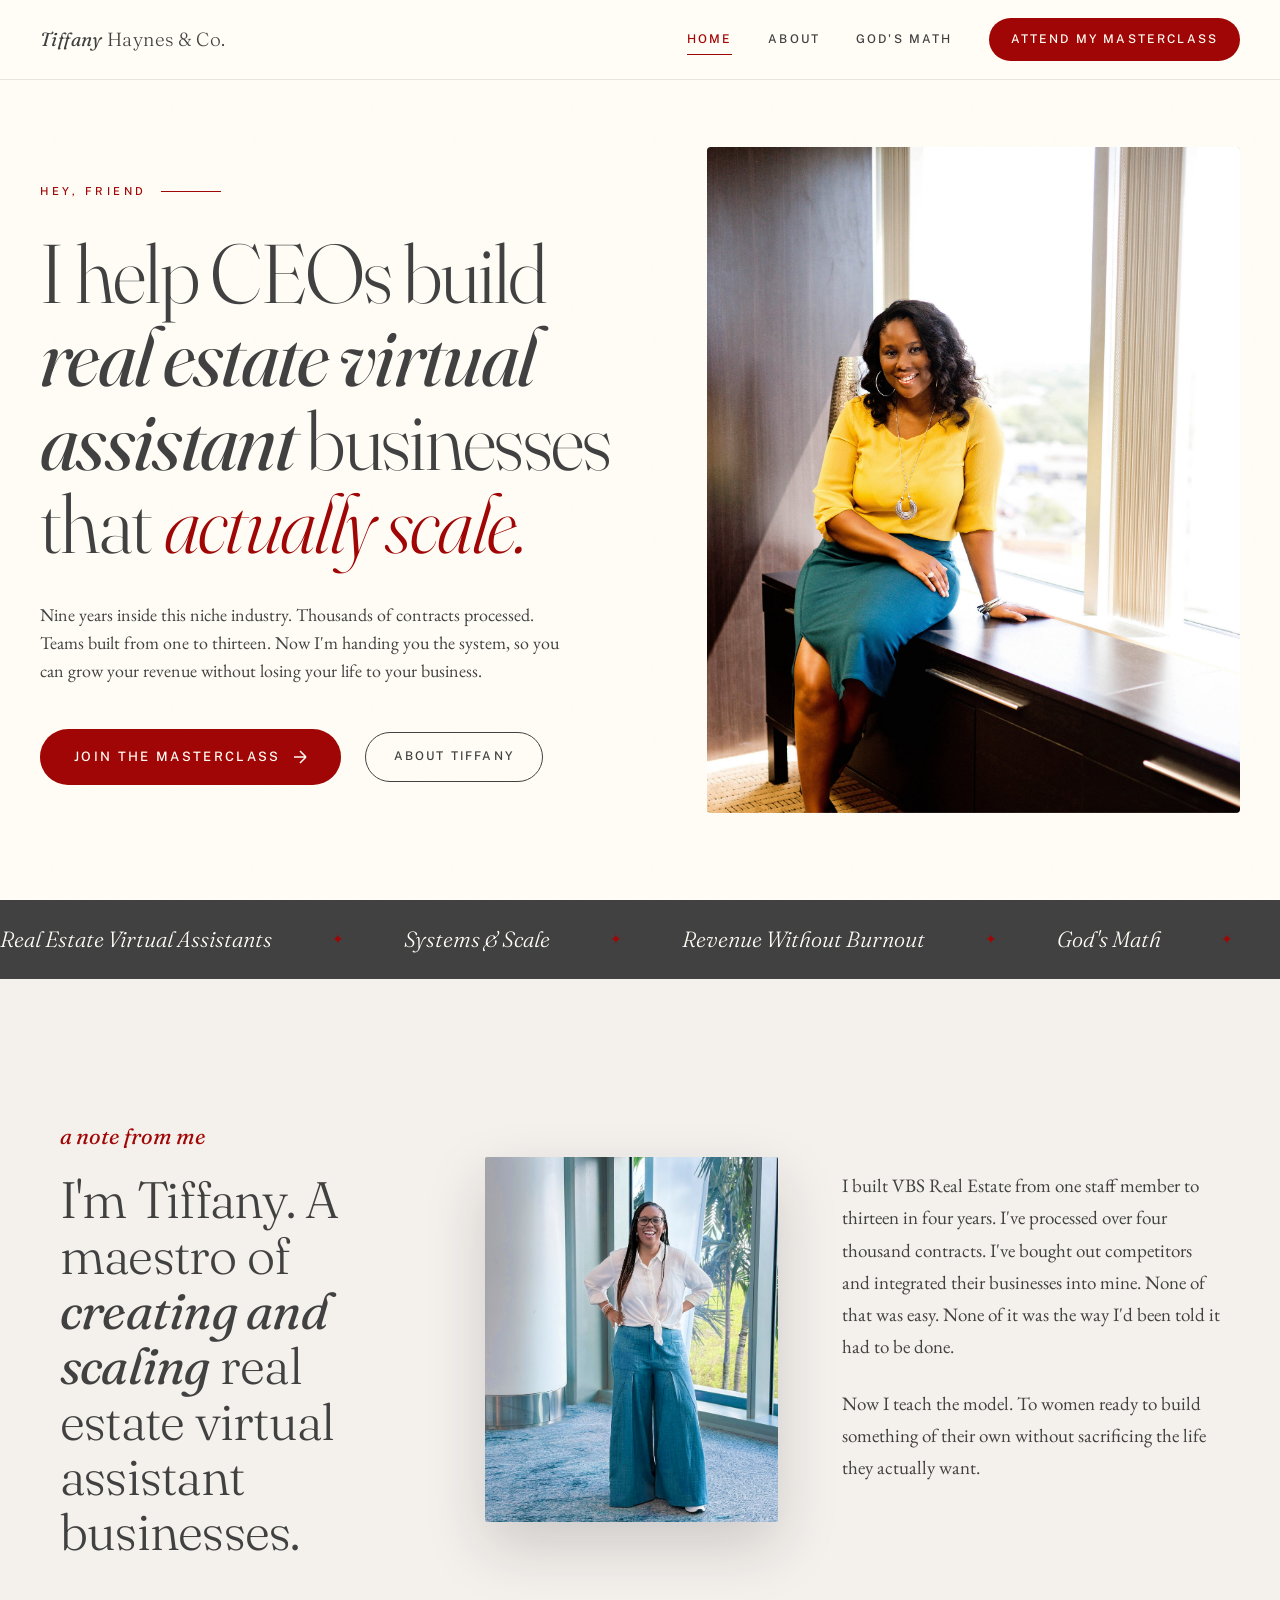
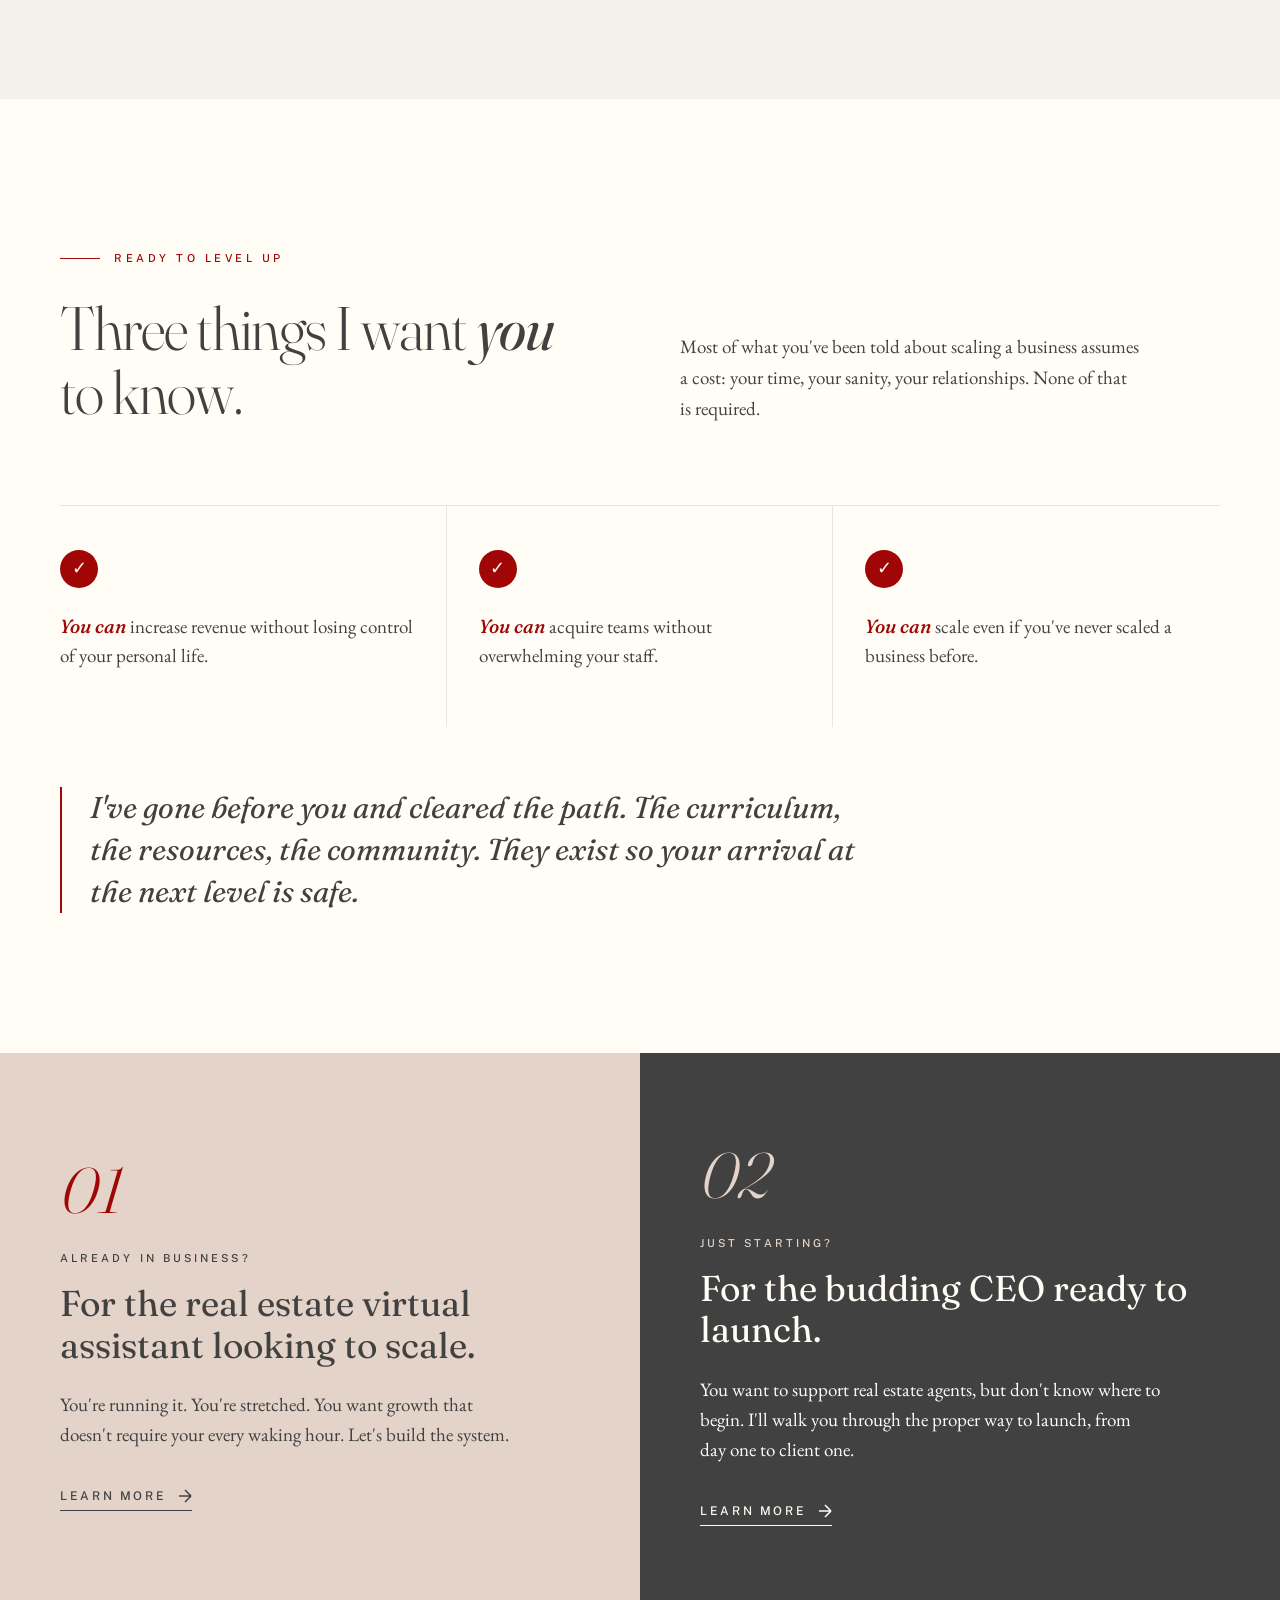
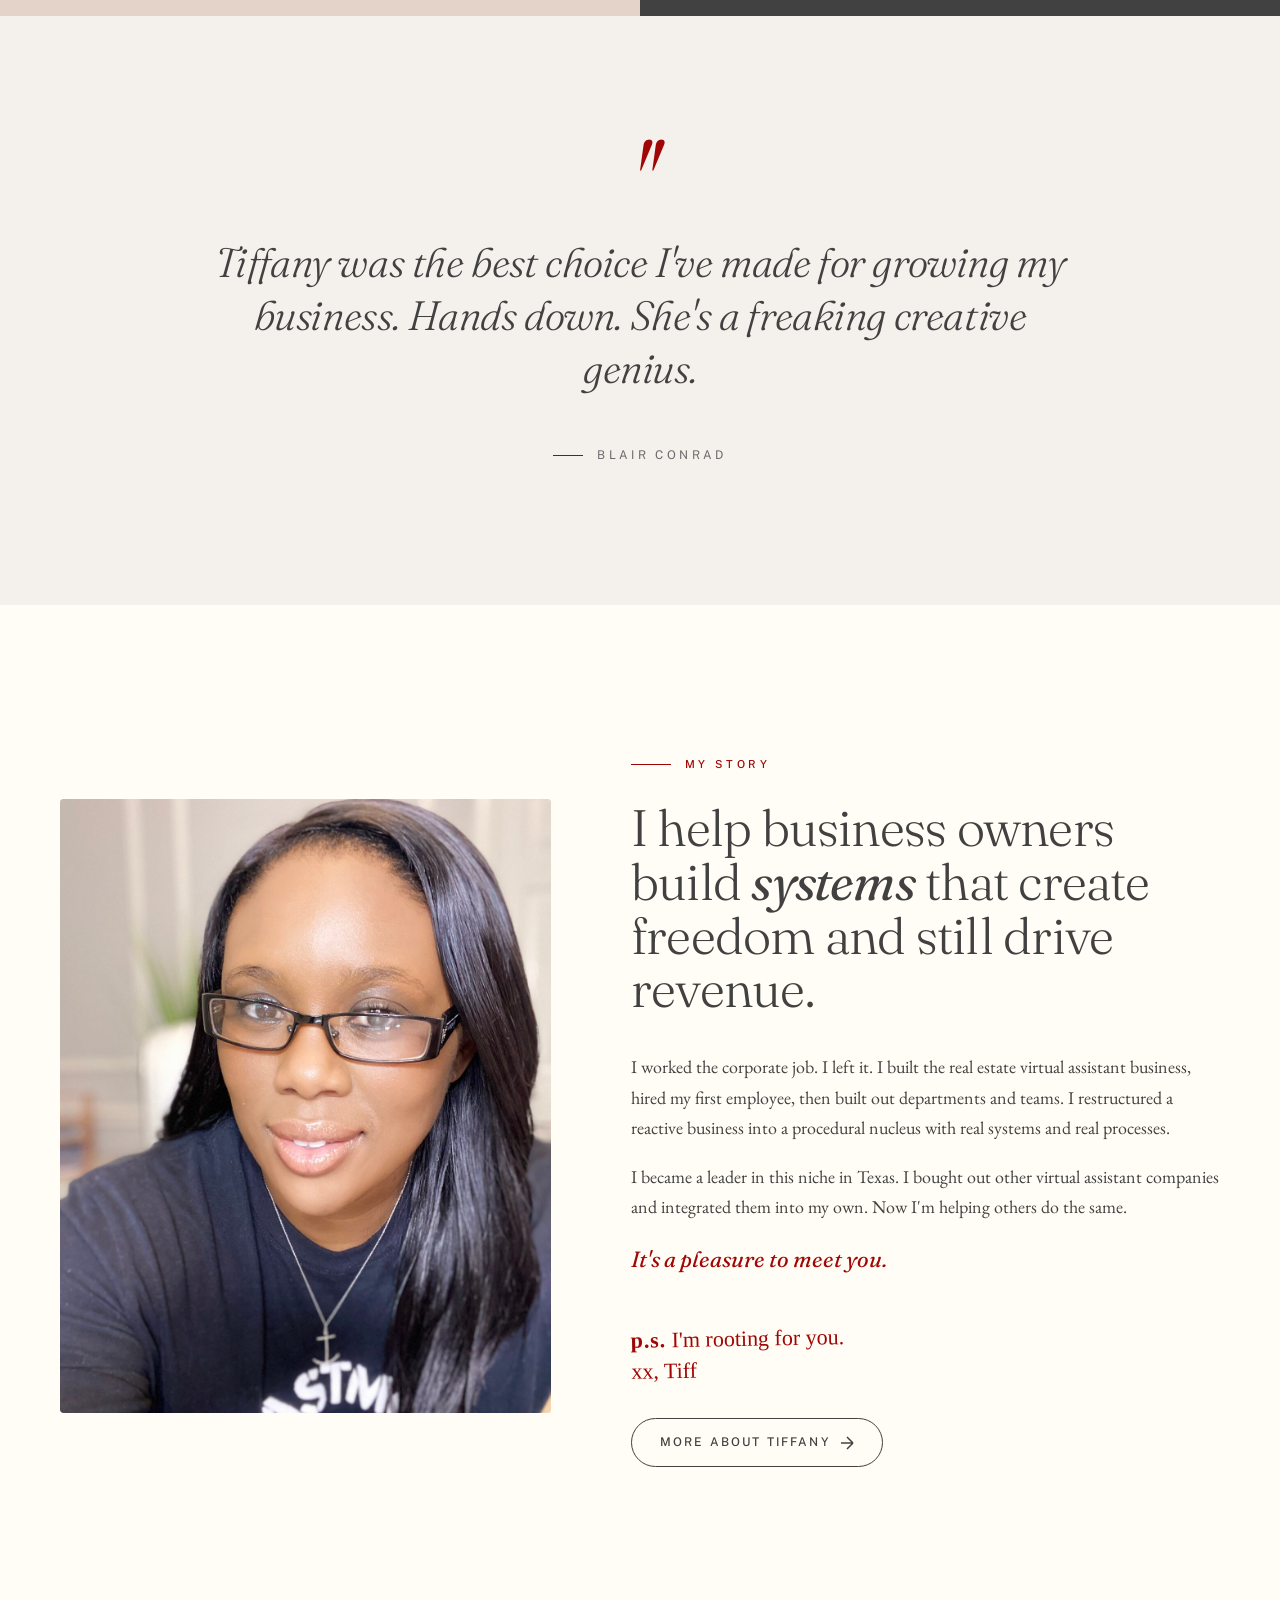
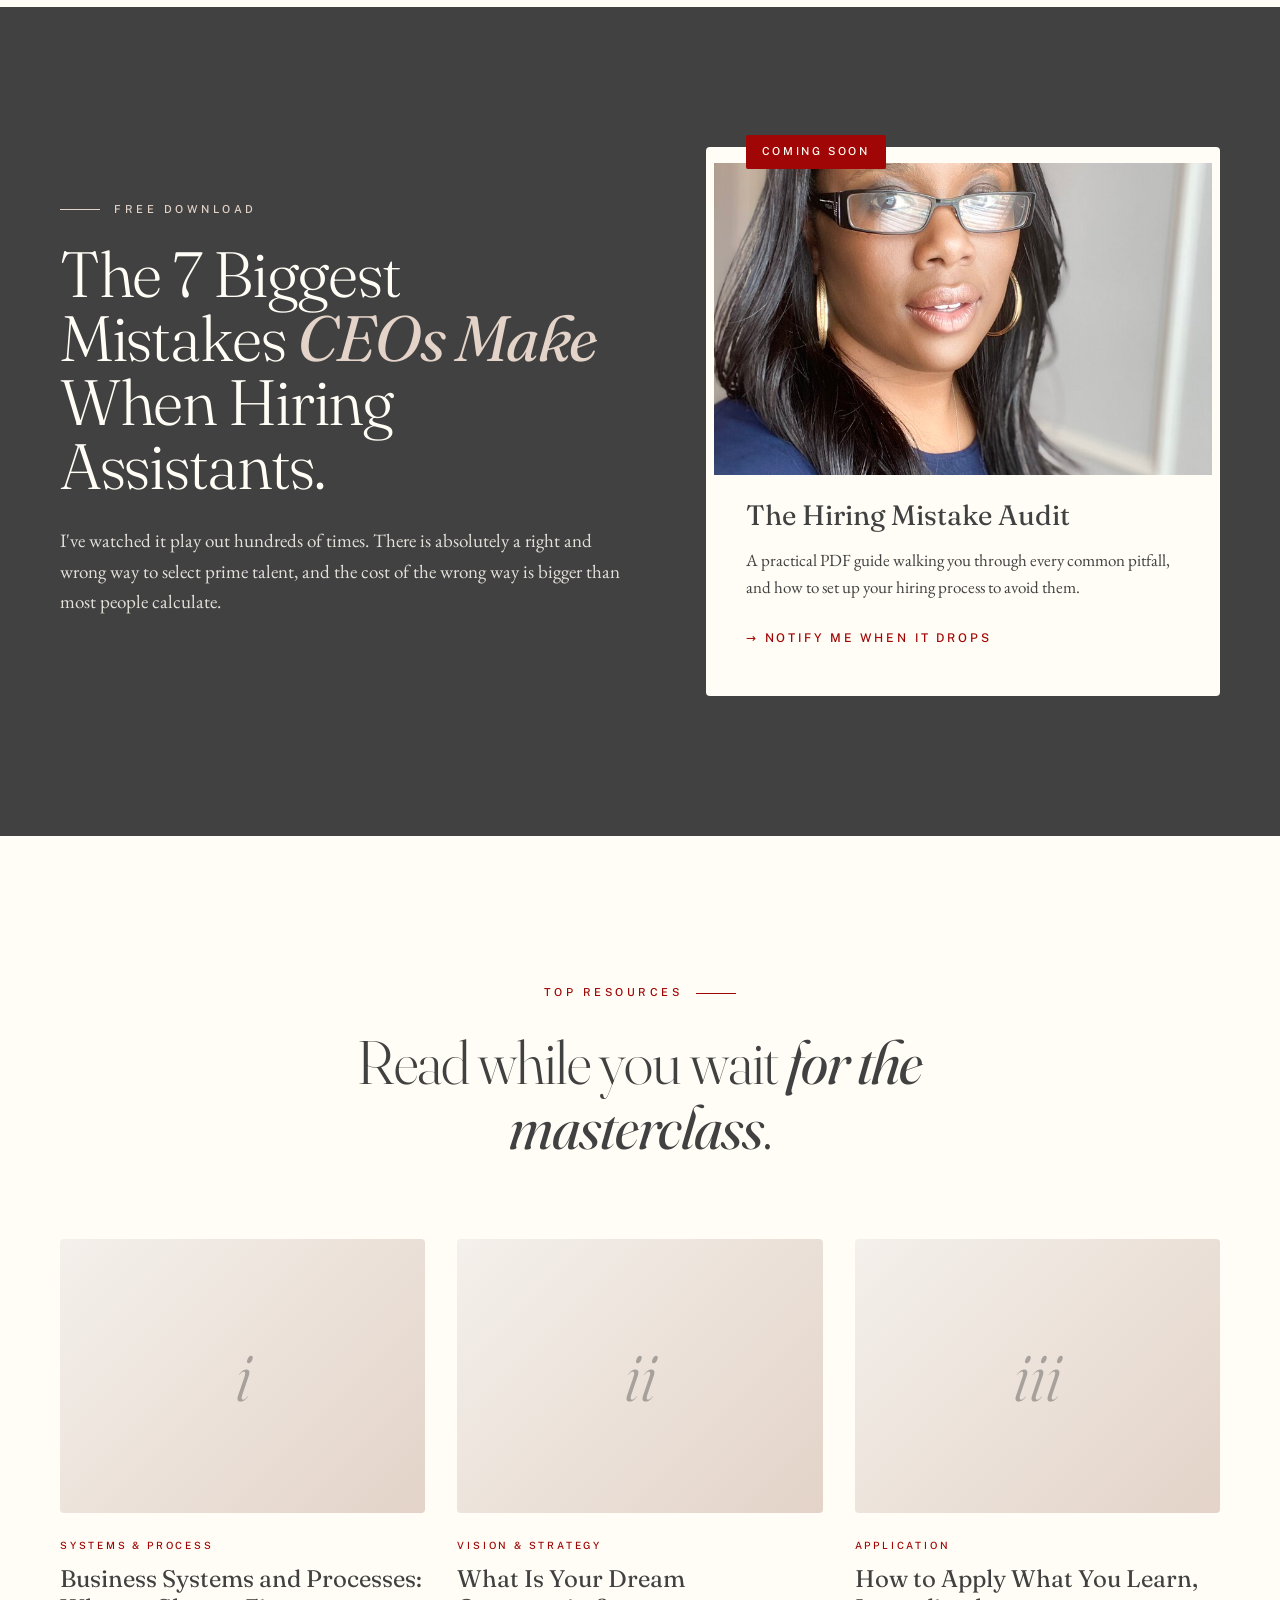
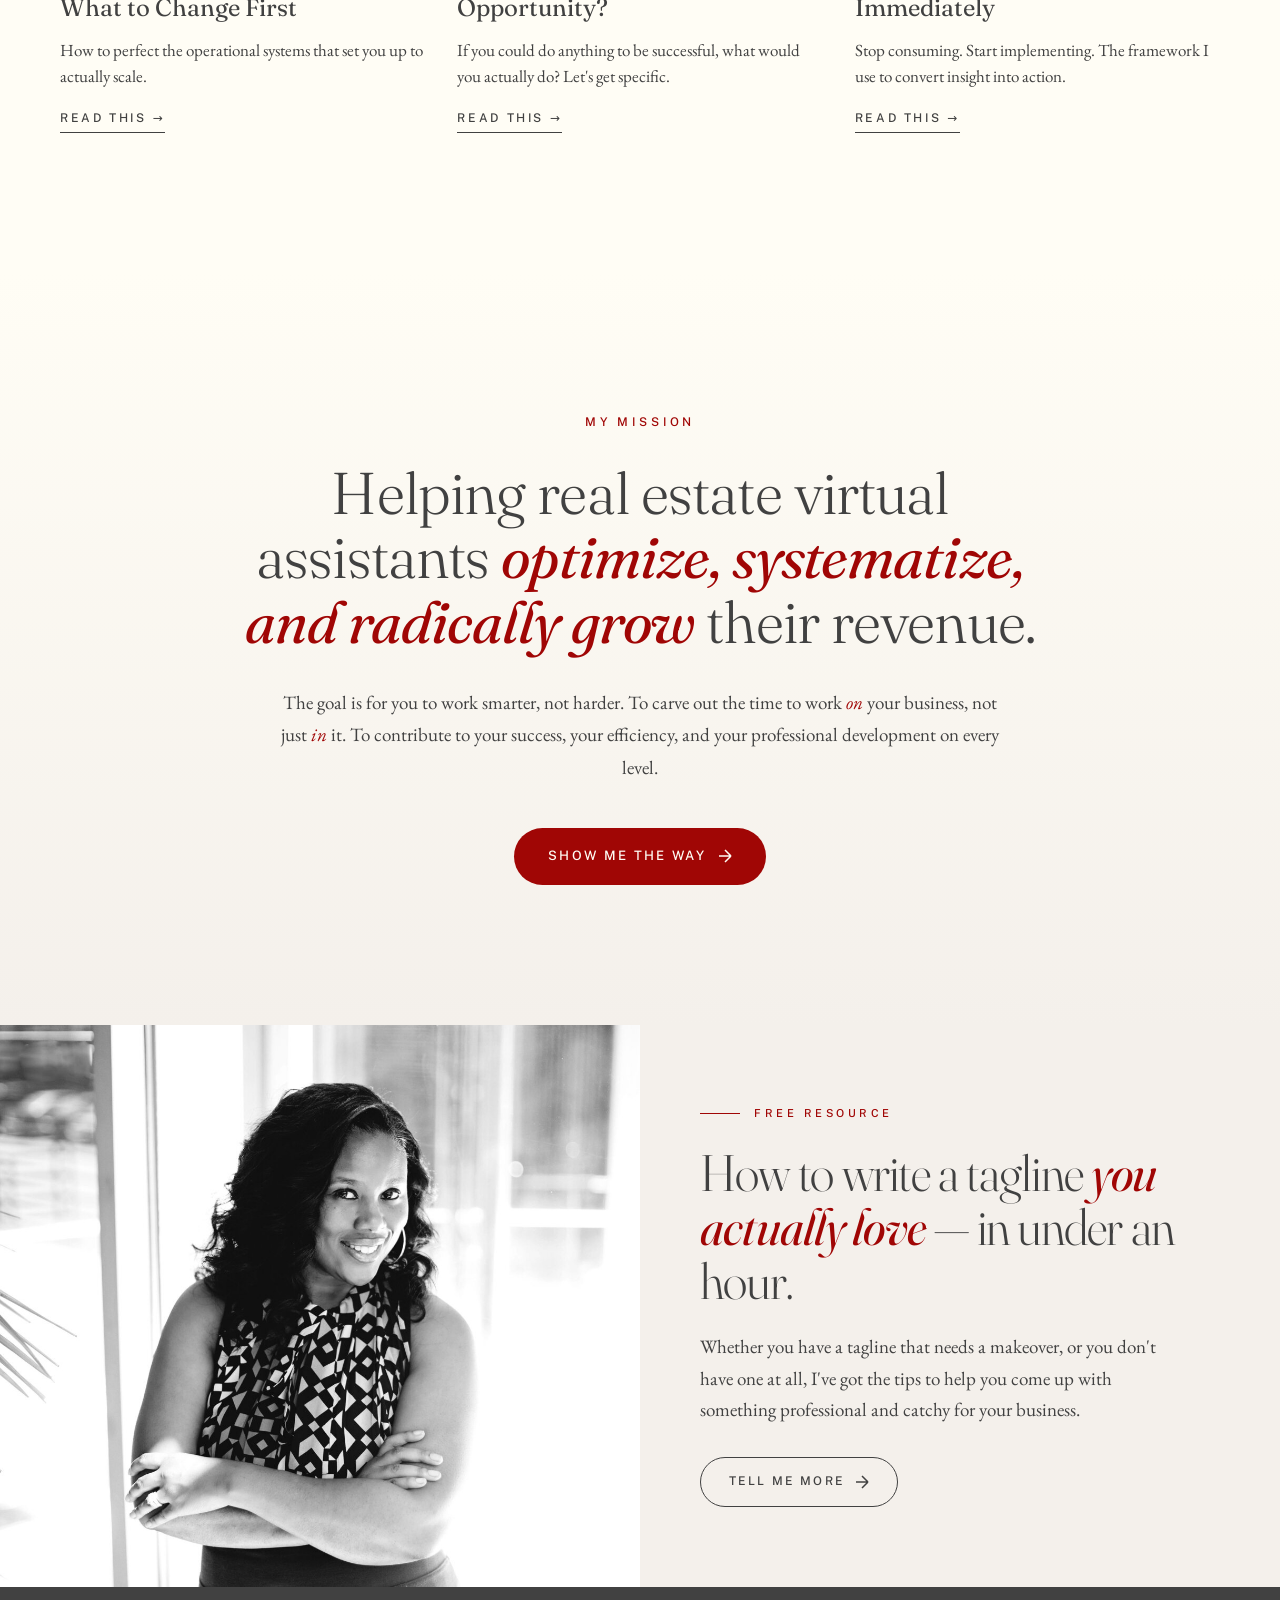
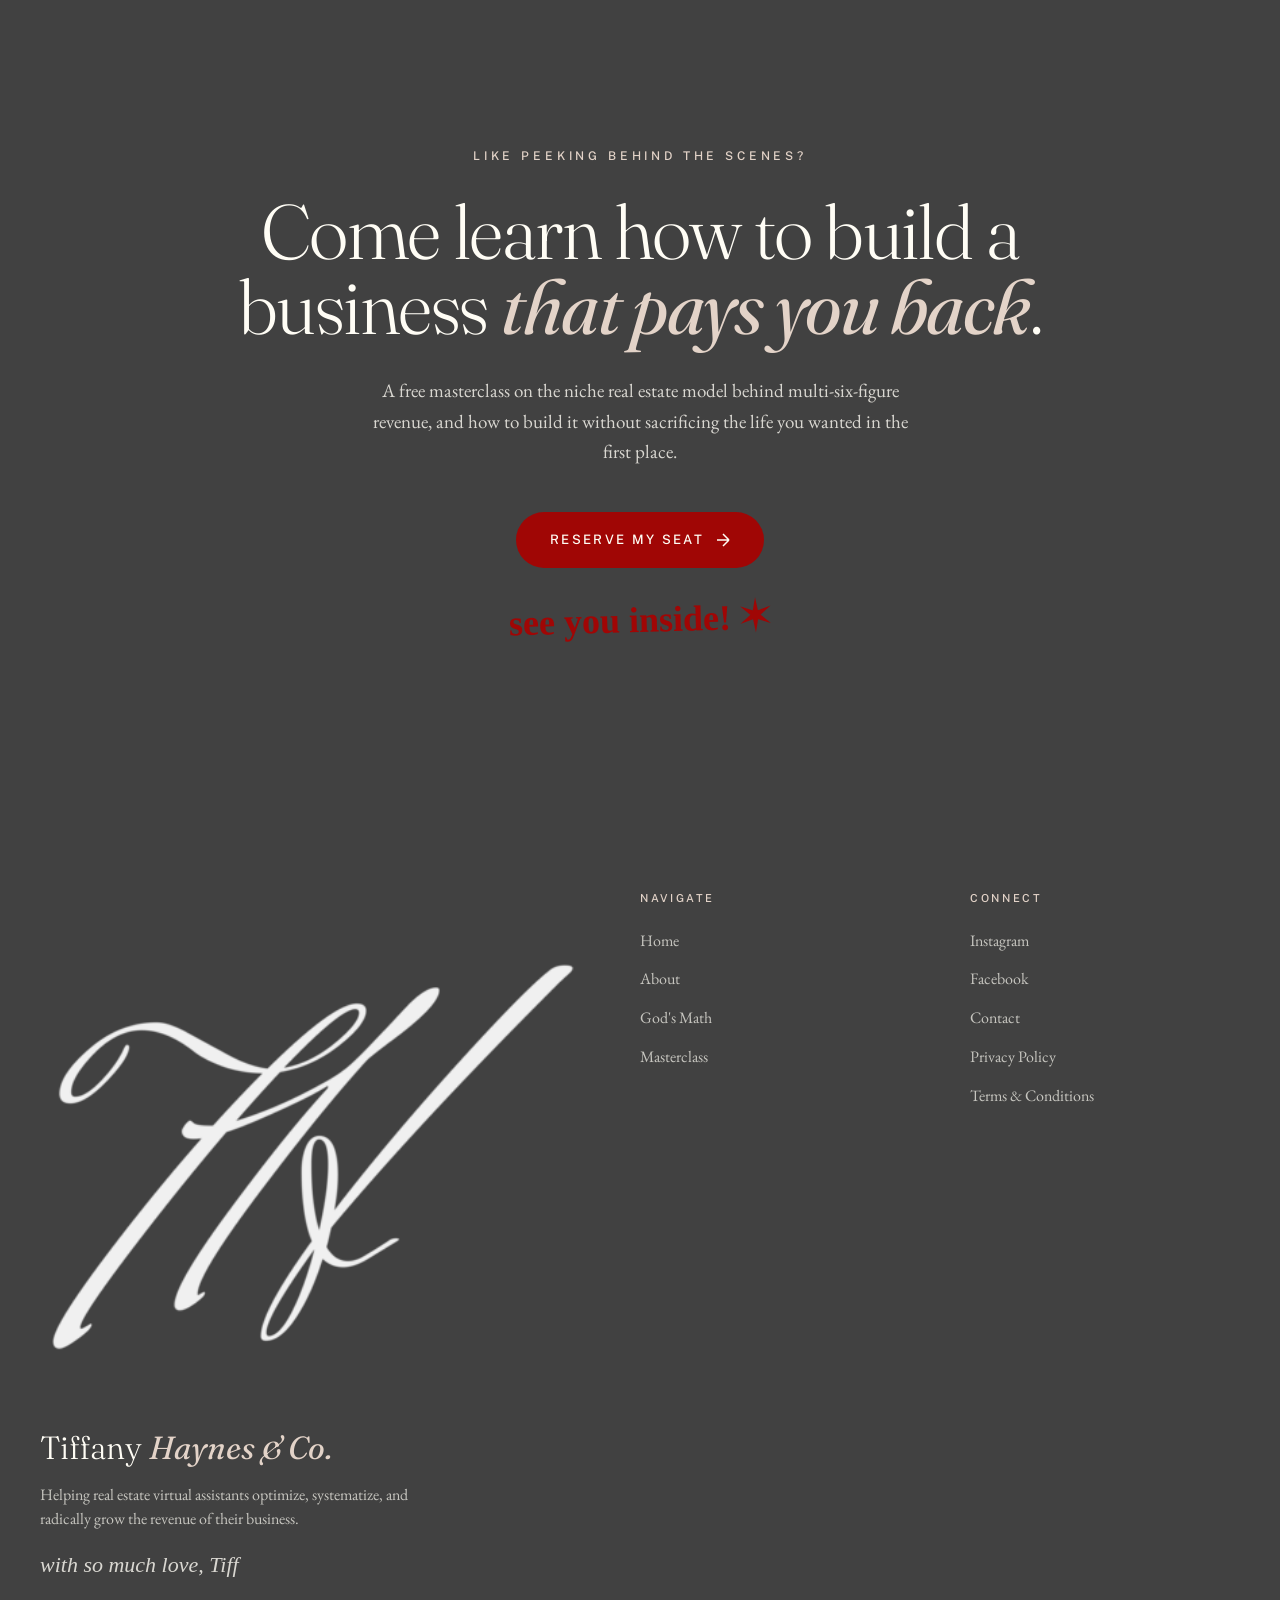
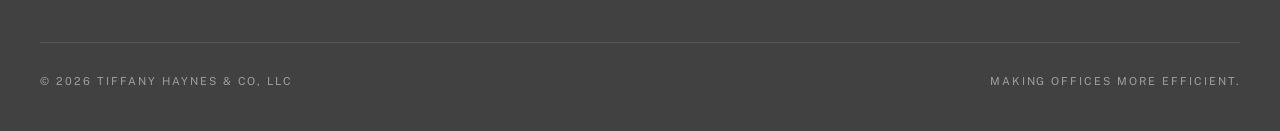
<file: index.html>
<!DOCTYPE html>
<html lang="en">
<head>
<meta charset="UTF-8" />
<meta name="theme-color" content="#FAF6EF">
<meta name="viewport" content="width=device-width, initial-scale=1.0" />
<title>Tiffany Haynes & Co. — Real Estate Virtual Assistant Mentor</title>
<meta name="description" content="Tiffany Haynes helps CEOs build and scale real estate virtual assistant businesses that drive revenue without consuming their lives." />
<link rel="preconnect" href="https://fonts.googleapis.com">
<link rel="preconnect" href="https://fonts.gstatic.com" crossorigin>
<link href="https://fonts.googleapis.com/css2?family=Fraunces:ital,opsz,wght@0,9..144,300;0,9..144,400;0,9..144,500;0,9..144,600;1,9..144,400;1,9..144,500&family=EB+Garamond:ital,wght@0,400;0,500;1,400&family=Public+Sans:wght@300;400;500;600&display=swap" rel="stylesheet">
<style>
/* === SHARED DESIGN SYSTEM (inlined from styles.css) === */
/* ============================================
   TIFFANY HAYNES & CO. — Site Stylesheet
   Brand merge: THCO official palette + warmth
   from existing tiffanyhaynesco.com
   ============================================ */

:root {
  /* Brand colors */
  --cream:        #FFFDF5;
  --cream-warm:   #FAF3E5;
  --linen:        #F4F0EB;
  --stone:        #E3D3C8;
  --stone-deep:   #D4BFB1;
  --red:          #A00605;
  --red-dark:     #7A0404;
  --charcoal:     #414141;
  --charcoal-soft:#6b6b6b;
  --charcoal-mute:#9a9a9a;
  --line:         rgba(65, 65, 65, 0.12);
  --line-soft:    rgba(65, 65, 65, 0.06);

  /* Typography */
  --font-display: "Fraunces", "Times New Roman", serif;
  --font-body:    "EB Garamond", Georgia, serif;
  --font-ui:      "Public Sans", system-ui, sans-serif;

  /* Layout */
  --max:    1240px;
  --max-narrow: 920px;
  --pad:    40px;
}

*, *::before, *::after { box-sizing: border-box; margin: 0; padding: 0; }
html { scroll-behavior: smooth; }
body {
  font-family: var(--font-body);
  background: var(--cream);
  color: var(--charcoal);
  font-size: 18px;
  line-height: 1.6;
  -webkit-font-smoothing: antialiased;
  overflow-x: hidden;
}

/* Subtle paper grain over everything */
body::before {
  content: "";
  position: fixed;
  inset: 0;
  pointer-events: none;
  opacity: 0.32;
  z-index: 1;
  background-image: url("data:image/svg+xml;utf8,<svg xmlns='http://www.w3.org/2000/svg' width='200' height='200'><filter id='n'><feTurbulence type='fractalNoise' baseFrequency='0.85' numOctaves='2' stitchTiles='stitch'/><feColorMatrix values='0 0 0 0 0.25  0 0 0 0 0.25  0 0 0 0 0.25  0 0 0 0.05 0'/></filter><rect width='100%25' height='100%25' filter='url(%23n)'/></svg>");
}

img { max-width: 100%; display: block; }
a { color: inherit; text-decoration: none; }
button { font-family: inherit; cursor: pointer; border: none; background: none; }

/* ============ NAVIGATION ============ */
.nav {
  position: fixed;
  top: 0; left: 0; right: 0;
  z-index: 50;
  padding: 18px 40px;
  display: flex;
  justify-content: space-between;
  align-items: center;
  background: rgba(255, 253, 245, 0.88);
  backdrop-filter: blur(14px);
  -webkit-backdrop-filter: blur(14px);
  border-bottom: 1px solid var(--line);
}
.nav-mark {
  font-family: var(--font-display);
  font-weight: 400;
  font-size: 19px;
  letter-spacing: 0.02em;
  font-style: italic;
  color: var(--charcoal);
}
.nav-mark span {
  font-style: normal;
  font-weight: 300;
}
.nav-links {
  display: flex;
  align-items: center;
  gap: 36px;
}
.nav-link {
  font-family: var(--font-ui);
  font-size: 12px;
  font-weight: 500;
  letter-spacing: 0.18em;
  text-transform: uppercase;
  color: var(--charcoal);
  position: relative;
  transition: color 0.2s;
}
.nav-link::after {
  content: "";
  position: absolute;
  left: 0; right: 0;
  bottom: -6px;
  height: 1px;
  background: var(--red);
  transform: scaleX(0);
  transition: transform 0.3s ease;
  transform-origin: left;
}
.nav-link:hover::after,
.nav-link.active::after {
  transform: scaleX(1);
}
.nav-link.active {
  color: var(--red);
}
.nav-cta {
  font-family: var(--font-ui);
  font-size: 12px;
  font-weight: 500;
  letter-spacing: 0.18em;
  text-transform: uppercase;
  color: var(--cream);
  background: var(--red);
  padding: 12px 22px;
  border-radius: 999px;
  transition: transform 0.3s ease, opacity 0.3s ease, background-color 0.3s ease, color 0.3s ease, border-color 0.3s ease, box-shadow 0.3s ease;
}
.nav-cta:hover {
  background: var(--red-dark);
  transform: translateY(-1px);
}
.nav-toggle {
  display: none;
  flex-direction: column;
  gap: 5px;
  cursor: pointer;
  padding: 8px;
  /* Vercel: 44px mobile hit target minimum */
  min-width: 44px;
  min-height: 44px;
  align-items: center;
  justify-content: center;
  background: transparent;
  border: none;
}
.nav-toggle span {
  display: block;
  width: 22px;
  height: 1.5px;
  background: var(--charcoal);
  transition: 0.3s;
}

/* ============ COMMON SECTIONS ============ */
section { position: relative; z-index: 2; }
.container {
  max-width: var(--max);
  margin: 0 auto;
  padding: 0 var(--pad);
}
.container-narrow {
  max-width: var(--max-narrow);
  margin: 0 auto;
  padding: 0 var(--pad);
}

.section-eyebrow {
  font-family: var(--font-ui);
  font-size: 11px;
  font-weight: 500;
  letter-spacing: 0.32em;
  text-transform: uppercase;
  color: var(--red);
  display: inline-flex;
  align-items: center;
  gap: 14px;
  margin-bottom: 28px;
}
.section-eyebrow::before {
  content: "";
  height: 1px;
  width: 40px;
  background: var(--red);
}
.section-eyebrow.center {
  margin-left: auto;
  margin-right: auto;
}

.section-title {
  font-family: var(--font-display);
  font-weight: 300;
  font-size: clamp(36px, 4.8vw, 68px);
  line-height: 1.05;
  letter-spacing: -0.015em;
  color: var(--charcoal);
  font-variation-settings: "opsz" 144;
}
.section-title em {
  font-style: italic;
  font-weight: 400;
}

.btn-primary {
  font-family: var(--font-ui);
  font-size: 13px;
  font-weight: 500;
  letter-spacing: 0.18em;
  text-transform: uppercase;
  background: var(--red);
  color: var(--cream);
  padding: 18px 34px;
  border-radius: 999px;
  transition: transform 0.3s ease, opacity 0.3s ease, background-color 0.3s ease, color 0.3s ease, border-color 0.3s ease, box-shadow 0.3s ease;
  display: inline-flex;
  align-items: center;
  gap: 12px;
}
.btn-primary:hover {
  background: var(--red-dark);
  transform: translateY(-2px);
}
.btn-primary svg { transition: transform 0.3s ease; }
.btn-primary:hover svg { transform: translateX(4px); }

.btn-ghost {
  font-family: var(--font-ui);
  font-size: 12px;
  font-weight: 500;
  letter-spacing: 0.18em;
  text-transform: uppercase;
  color: var(--charcoal);
  border: 1px solid var(--charcoal);
  padding: 14px 28px;
  border-radius: 999px;
  transition: transform 0.3s ease, opacity 0.3s ease, background-color 0.3s ease, color 0.3s ease, border-color 0.3s ease, box-shadow 0.3s ease;
  display: inline-flex;
  align-items: center;
  gap: 10px;
}
.btn-ghost:hover {
  background: var(--charcoal);
  color: var(--cream);
}

/* ============ FOOTER ============ */
.footer {
  padding: 80px 40px 40px;
  background: var(--charcoal);
  color: var(--cream);
  position: relative;
  z-index: 2;
}
.footer-top {
  max-width: var(--max);
  margin: 0 auto;
  display: grid;
  grid-template-columns: 2fr 1fr 1fr;
  gap: 60px;
  padding-bottom: 60px;
  border-bottom: 1px solid rgba(255, 253, 245, 0.12);
}
.footer-brand {
  font-family: var(--font-display);
  font-weight: 300;
  font-size: 32px;
  line-height: 1.1;
  margin-bottom: 18px;
}
.footer-brand em {
  font-style: italic;
  font-weight: 400;
  color: var(--stone);
}
.footer-tag {
  font-family: var(--font-body);
  font-size: 16px;
  line-height: 1.5;
  color: rgba(255, 253, 245, 0.7);
  max-width: 380px;
}
.footer-col h4 {
  font-family: var(--font-ui);
  font-size: 11px;
  font-weight: 500;
  letter-spacing: 0.24em;
  text-transform: uppercase;
  color: var(--stone);
  margin-bottom: 18px;
}
.footer-col ul { list-style: none; }
.footer-col li { margin-bottom: 10px; }
.footer-col a {
  font-family: var(--font-body);
  font-size: 16px;
  color: rgba(255, 253, 245, 0.7);
  transition: color 0.2s;
}
.footer-col a:hover { color: var(--cream); }

.footer-bottom {
  max-width: var(--max);
  margin: 0 auto;
  padding-top: 30px;
  display: flex;
  justify-content: space-between;
  align-items: center;
  font-family: var(--font-ui);
  font-size: 11px;
  letter-spacing: 0.18em;
  text-transform: uppercase;
  color: rgba(255, 253, 245, 0.5);
}

/* ============ SCROLL REVEAL ============ */
.reveal-on-scroll {
  opacity: 0;
  transform: translateY(30px);
  transition: opacity 0.9s ease, transform 0.9s ease;
}
.reveal-on-scroll.visible {
  opacity: 1;
  transform: translateY(0);
}

/* ============ MARQUEE ============ */
.marquee {
  background: var(--charcoal);
  color: var(--cream);
  overflow: hidden;
  padding: 22px 0;
  position: relative;
  z-index: 2;
}
.marquee-track {
  display: flex;
  white-space: nowrap;
  animation: scroll 38s linear infinite;
  gap: 60px;
  font-family: var(--font-display);
  font-style: italic;
  font-weight: 300;
  font-size: 22px;
}
.marquee-track span {
  display: inline-flex;
  align-items: center;
  gap: 60px;
}
.marquee-track span::after {
  content: "✦";
  font-style: normal;
  color: var(--red);
  font-size: 14px;
}
@keyframes scroll {
  from { transform: translateX(0); }
  to   { transform: translateX(-50%); }
}

/* ============ RESPONSIVE NAV + GLOBAL ============ */
@media (max-width: 900px) {
  .nav { padding: 14px 22px; }
  .nav-links {
    position: fixed;
    top: 60px;
    left: 0;
    right: 0;
    background: var(--cream);
    flex-direction: column;
    gap: 24px;
    padding: 32px 22px;
    border-bottom: 1px solid var(--line);
    transform: translateY(-110%);
    transition: transform 0.3s ease;
  }
  .nav-links.open { transform: translateY(0); }
  .nav-toggle { display: flex; }

  .footer { padding: 60px 22px 30px; }
  .footer-top {
    grid-template-columns: 1fr;
    gap: 36px;
    padding-bottom: 40px;
  }
  .footer-bottom {
    flex-direction: column;
    gap: 12px;
    text-align: center;
  }
  .container, .container-narrow { padding: 0 22px; }
  :root { --pad: 22px; }
}


/* === PAGE-SPECIFIC === */

/* ============ HOME — page-specific ============ */

/* Hero */
.home-hero {
  min-height: 100vh;
  padding: 140px 40px 80px;
  position: relative;
  z-index: 2;
  display: grid;
  align-items: center;
}
.home-hero-grid {
  max-width: var(--max);
  margin: 0 auto;
  width: 100%;
  display: grid;
  grid-template-columns: 1.1fr 1fr;
  gap: 80px;
  align-items: center;
}
.home-hero-text { position: relative; }
.hero-eyebrow {
  font-family: var(--font-ui);
  font-size: 11px;
  font-weight: 500;
  letter-spacing: 0.32em;
  text-transform: uppercase;
  color: var(--red);
  display: inline-flex;
  align-items: center;
  gap: 14px;
  margin-bottom: 32px;
}
.hero-eyebrow::after {
  content: "";
  height: 1px;
  width: 60px;
  background: var(--red);
}
.home-hero-title {
  font-family: var(--font-display);
  font-weight: 300;
  font-size: clamp(48px, 6.5vw, 96px);
  line-height: 1;
  letter-spacing: -0.02em;
  color: var(--charcoal);
  margin-bottom: 36px;
  font-variation-settings: "opsz" 144;
}
.home-hero-title em {
  font-style: italic;
  font-weight: 400;
}
.home-hero-title .accent {
  color: var(--red);
  font-style: italic;
}
.home-hero-sub {
  font-family: var(--font-body);
  font-size: clamp(18px, 1.4vw, 22px);
  line-height: 1.55;
  color: var(--charcoal);
  max-width: 540px;
  margin-bottom: 44px;
}
.home-hero-actions {
  display: flex;
  align-items: center;
  gap: 24px;
  flex-wrap: wrap;
}

.home-hero-visual {
  position: relative;
  aspect-ratio: 4/5;
  background: linear-gradient(135deg, var(--stone) 0%, var(--stone-deep) 100%);
  border-radius: 4px;
  overflow: hidden;
  display: flex;
  align-items: center;
  justify-content: center;
}
.home-hero-visual::before {
  content: "TH";
  font-family: var(--font-display);
  font-weight: 200;
  font-size: 220px;
  color: var(--cream);
  opacity: 0.5;
  line-height: 1;
}
.home-hero-visual-tag {
  position: absolute;
  bottom: 24px;
  left: 24px;
  font-family: var(--font-ui);
  font-size: 10px;
  letter-spacing: 0.24em;
  text-transform: uppercase;
  color: var(--cream);
  background: var(--charcoal);
  padding: 8px 14px;
  border-radius: 2px;
}
.home-hero-meta {
  position: absolute;
  top: 24px;
  right: 24px;
  font-family: var(--font-display);
  font-style: italic;
  font-size: 14px;
  color: var(--cream);
  background: rgba(65, 65, 65, 0.7);
  backdrop-filter: blur(6px);
  padding: 10px 16px;
  border-radius: 2px;
}

/* Greeting */
.greeting {
  padding: 140px 0;
  background: var(--linen);
  position: relative;
  z-index: 2;
}
.greeting-grid {
  display: grid;
  grid-template-columns: 1.05fr 0.85fr 1.1fr;
  gap: 64px;
  align-items: center;
}
.greeting-portrait {
  position: relative;
  aspect-ratio: 4 / 5;
  width: 100%;
}
.greeting-portrait img {
  width: 100%;
  height: 100%;
  object-fit: cover;
  display: block;
  border-radius: 2px;
  box-shadow: 0 24px 60px rgba(26, 26, 46, 0.18);
  filter: saturate(1.05);
}
.greeting-eyebrow {
  font-family: var(--font-display);
  font-style: italic;
  font-size: 22px;
  color: var(--red);
  margin-bottom: 18px;
}
.greeting-title {
  font-family: var(--font-display);
  font-weight: 300;
  font-size: clamp(34px, 4vw, 56px);
  line-height: 1.08;
  letter-spacing: -0.015em;
  color: var(--charcoal);
}
.greeting-title em { font-style: italic; font-weight: 400; }
.greeting-text p {
  font-family: var(--font-body);
  font-size: 19px;
  line-height: 1.7;
  color: var(--charcoal);
  margin-bottom: 24px;
}

/* Level Up */
.level-up {
  padding: 140px 0;
  background: var(--cream);
}
.level-up-header {
  display: grid;
  grid-template-columns: 1fr 1fr;
  gap: 80px;
  align-items: end;
  margin-bottom: 80px;
}
.level-up-list {
  display: grid;
  grid-template-columns: repeat(3, 1fr);
  gap: 0;
  border-top: 1px solid var(--line);
}
.level-item {
  padding: 44px 32px 44px 0;
  border-right: 1px solid var(--line);
}
.level-item:last-child { border-right: none; padding-right: 0; }
.level-item:not(:first-child) { padding-left: 32px; }
.level-check {
  width: 38px;
  height: 38px;
  border-radius: 50%;
  background: var(--red);
  color: var(--cream);
  display: flex;
  align-items: center;
  justify-content: center;
  font-family: var(--font-display);
  font-weight: 500;
  font-size: 18px;
  margin-bottom: 24px;
}
.level-text {
  font-family: var(--font-body);
  font-size: 19px;
  line-height: 1.55;
  color: var(--charcoal);
  margin-bottom: 12px;
}
.level-text strong {
  font-family: var(--font-display);
  font-weight: 500;
  font-style: italic;
  color: var(--red);
}
.level-up-quote {
  margin-top: 60px;
  font-family: var(--font-display);
  font-style: italic;
  font-weight: 400;
  font-size: clamp(22px, 2.4vw, 30px);
  line-height: 1.4;
  color: var(--charcoal);
  max-width: 820px;
  padding-left: 28px;
  border-left: 2px solid var(--red);
}

/* Two paths */
.paths {
  padding: 0;
  background: var(--cream);
}
.paths-grid {
  display: grid;
  grid-template-columns: 1fr 1fr;
  gap: 0;
  min-height: 520px;
}
.path-card {
  padding: 90px 60px;
  display: flex;
  flex-direction: column;
  justify-content: center;
  position: relative;
  transition: background 0.4s ease;
}
.path-card.path-a {
  background: var(--stone);
}
.path-card.path-b {
  background: var(--charcoal);
  color: var(--cream);
}
.path-num {
  font-family: var(--font-display);
  font-style: italic;
  font-weight: 300;
  font-size: 64px;
  line-height: 1;
  margin-bottom: 28px;
  font-variation-settings: "opsz" 144;
}
.path-a .path-num { color: var(--red); }
.path-b .path-num { color: var(--stone); }
.path-eyebrow {
  font-family: var(--font-ui);
  font-size: 11px;
  font-weight: 500;
  letter-spacing: 0.28em;
  text-transform: uppercase;
  margin-bottom: 16px;
  color: var(--charcoal);
}
.path-b .path-eyebrow { color: var(--stone); }
.path-title {
  font-family: var(--font-display);
  font-weight: 400;
  font-size: clamp(26px, 2.8vw, 36px);
  line-height: 1.15;
  margin-bottom: 24px;
}
.path-body {
  font-family: var(--font-body);
  font-size: 19px;
  line-height: 1.6;
  margin-bottom: 36px;
  max-width: 460px;
}
.path-link {
  font-family: var(--font-ui);
  font-size: 12px;
  font-weight: 500;
  letter-spacing: 0.22em;
  text-transform: uppercase;
  display: inline-flex;
  align-items: center;
  gap: 12px;
  border-bottom: 1px solid currentColor;
  padding-bottom: 4px;
  align-self: flex-start;
  transition: gap 0.3s;
}
.path-link:hover { gap: 18px; }

/* Testimonial */
.home-testimonial {
  padding: 140px 0;
  background: var(--linen);
  text-align: center;
}
.home-testimonial-mark {
  font-family: var(--font-display);
  font-style: italic;
  font-size: 96px;
  line-height: 0.5;
  color: var(--red);
  margin-bottom: 32px;
}
.home-testimonial-quote {
  font-family: var(--font-display);
  font-style: italic;
  font-weight: 300;
  font-size: clamp(28px, 3.2vw, 44px);
  line-height: 1.3;
  color: var(--charcoal);
  max-width: 880px;
  margin: 0 auto 40px;
  letter-spacing: -0.01em;
}
.home-testimonial-attr {
  font-family: var(--font-ui);
  font-size: 12px;
  letter-spacing: 0.28em;
  text-transform: uppercase;
  color: var(--charcoal-soft);
  display: inline-flex;
  align-items: center;
  gap: 14px;
}
.home-testimonial-attr::before {
  content: "";
  width: 30px;
  height: 1px;
  background: var(--red);
}

/* Story */
.home-story {
  padding: 140px 0;
  background: var(--cream);
}
.home-story-grid {
  display: grid;
  grid-template-columns: 5fr 6fr;
  gap: 80px;
  align-items: center;
}
.home-story-image {
  aspect-ratio: 4/5;
  background: linear-gradient(135deg, var(--stone-deep) 0%, var(--stone) 100%);
  border-radius: 4px;
  position: relative;
  overflow: hidden;
}
.home-story-image::before {
  content: "Tiffany";
  position: absolute;
  bottom: 32px;
  left: 32px;
  font-family: var(--font-display);
  font-weight: 200;
  font-style: italic;
  font-size: 64px;
  color: var(--charcoal);
  opacity: 0.55;
}
.home-story-image::after {
  content: "Replace with portrait";
  position: absolute;
  top: 24px;
  left: 24px;
  font-family: var(--font-ui);
  font-size: 10px;
  letter-spacing: 0.24em;
  text-transform: uppercase;
  color: var(--cream);
  background: var(--charcoal);
  padding: 8px 14px;
  border-radius: 2px;
}
.home-story-title {
  font-family: var(--font-display);
  font-weight: 300;
  font-size: clamp(32px, 4vw, 52px);
  line-height: 1.05;
  letter-spacing: -0.015em;
  margin-bottom: 36px;
  color: var(--charcoal);
}
.home-story-title em { font-style: italic; font-weight: 400; }
.home-story-body p {
  font-family: var(--font-body);
  font-size: 18px;
  line-height: 1.7;
  margin-bottom: 18px;
  color: var(--charcoal);
}
.home-story-actions { margin-top: 32px; }

/* Free download */
.download {
  padding: 140px 0;
  background: var(--charcoal);
  color: var(--cream);
}
.download-grid {
  display: grid;
  grid-template-columns: 1.1fr 1fr;
  gap: 80px;
  align-items: center;
}
.download-eyebrow {
  font-family: var(--font-ui);
  font-size: 11px;
  font-weight: 500;
  letter-spacing: 0.32em;
  text-transform: uppercase;
  color: var(--stone);
  margin-bottom: 24px;
  display: inline-flex;
  align-items: center;
  gap: 14px;
}
.download-eyebrow::before {
  content: "";
  height: 1px;
  width: 40px;
  background: var(--stone);
}
.download-title {
  font-family: var(--font-display);
  font-weight: 300;
  font-size: clamp(40px, 5vw, 64px);
  line-height: 1;
  letter-spacing: -0.02em;
  margin-bottom: 28px;
}
.download-title em { font-style: italic; font-weight: 400; color: var(--stone); }
.download-body {
  font-family: var(--font-body);
  font-size: 19px;
  line-height: 1.6;
  color: rgba(255, 253, 245, 0.85);
  margin-bottom: 36px;
}
.download-card {
  background: var(--cream);
  color: var(--charcoal);
  padding: 48px 40px;
  border-radius: 4px;
  position: relative;
}
.download-card-badge {
  position: absolute;
  top: -12px;
  left: 40px;
  background: var(--red);
  color: var(--cream);
  font-family: var(--font-ui);
  font-size: 11px;
  font-weight: 500;
  letter-spacing: 0.24em;
  text-transform: uppercase;
  padding: 8px 16px;
  border-radius: 2px;
}
.download-card h3 {
  font-family: var(--font-display);
  font-weight: 400;
  font-size: 28px;
  line-height: 1.15;
  margin-bottom: 16px;
}
.download-card p {
  font-family: var(--font-body);
  font-size: 17px;
  line-height: 1.6;
  margin-bottom: 28px;
}
.download-card .btn-status {
  font-family: var(--font-ui);
  font-size: 12px;
  letter-spacing: 0.24em;
  text-transform: uppercase;
  color: var(--red);
  font-weight: 500;
}

/* Resources */
.resources {
  padding: 140px 0;
  background: var(--cream);
}
.resources-header {
  text-align: center;
  margin-bottom: 80px;
  max-width: 720px;
  margin-left: auto;
  margin-right: auto;
}
.resources-header .section-eyebrow::before { display: none; }
.resources-header .section-eyebrow::after {
  content: "";
  height: 1px;
  width: 40px;
  background: var(--red);
}
.resources-header .section-eyebrow { justify-content: center; }
.resources-grid {
  display: grid;
  grid-template-columns: repeat(3, 1fr);
  gap: 32px;
}
.resource-card {
  padding: 0;
  background: transparent;
  display: flex;
  flex-direction: column;
}
.resource-card-img {
  aspect-ratio: 4/3;
  background: linear-gradient(135deg, var(--linen) 0%, var(--stone) 100%);
  border-radius: 4px;
  margin-bottom: 24px;
  position: relative;
  overflow: hidden;
}
.resource-card-img span {
  position: absolute;
  inset: 0;
  display: flex;
  align-items: center;
  justify-content: center;
  font-family: var(--font-display);
  font-style: italic;
  font-weight: 300;
  font-size: 72px;
  color: var(--charcoal);
  opacity: 0.4;
  font-variation-settings: "opsz" 144;
}
.resource-card-tag {
  font-family: var(--font-ui);
  font-size: 10px;
  font-weight: 500;
  letter-spacing: 0.28em;
  text-transform: uppercase;
  color: var(--red);
  margin-bottom: 12px;
}
.resource-card h3 {
  font-family: var(--font-display);
  font-weight: 400;
  font-size: 24px;
  line-height: 1.2;
  margin-bottom: 14px;
  color: var(--charcoal);
}
.resource-card p {
  font-family: var(--font-body);
  font-size: 17px;
  line-height: 1.55;
  color: var(--charcoal);
  margin-bottom: 20px;
}
.resource-card .resource-link {
  font-family: var(--font-ui);
  font-size: 12px;
  font-weight: 500;
  letter-spacing: 0.22em;
  text-transform: uppercase;
  color: var(--charcoal);
  display: inline-flex;
  align-items: center;
  gap: 10px;
  align-self: flex-start;
  border-bottom: 1px solid var(--charcoal);
  padding-bottom: 4px;
  transition: gap 0.3s, color 0.2s;
}
.resource-card .resource-link:hover {
  color: var(--red);
  border-color: var(--red);
  gap: 16px;
}

/* Mission */
.mission {
  padding: 140px 0;
  background: linear-gradient(180deg, var(--cream) 0%, var(--linen) 100%);
}
.mission-inner {
  max-width: var(--max-narrow);
  margin: 0 auto;
  text-align: center;
  padding: 0 var(--pad);
}
.mission-eyebrow {
  font-family: var(--font-ui);
  font-size: 12px;
  font-weight: 500;
  letter-spacing: 0.32em;
  text-transform: uppercase;
  color: var(--red);
  margin-bottom: 28px;
}
.mission-title {
  font-family: var(--font-display);
  font-weight: 300;
  font-size: clamp(36px, 4.6vw, 64px);
  line-height: 1.1;
  letter-spacing: -0.015em;
  color: var(--charcoal);
  margin-bottom: 32px;
}
.mission-title em { font-style: italic; font-weight: 400; color: var(--red); }
.mission-body {
  font-family: var(--font-body);
  font-size: 19px;
  line-height: 1.7;
  color: var(--charcoal);
  max-width: 720px;
  margin: 0 auto 44px;
}

/* Final CTA */
.final-cta {
  padding: 160px 0;
  background: var(--charcoal);
  color: var(--cream);
  text-align: center;
}
.final-cta-eyebrow {
  font-family: var(--font-ui);
  font-size: 12px;
  font-weight: 500;
  letter-spacing: 0.32em;
  text-transform: uppercase;
  color: var(--stone);
  margin-bottom: 28px;
}
.final-cta-title {
  font-family: var(--font-display);
  font-weight: 300;
  font-size: clamp(44px, 6vw, 88px);
  line-height: 0.98;
  letter-spacing: -0.02em;
  margin-bottom: 32px;
  max-width: 920px;
  margin-left: auto;
  margin-right: auto;
}
.final-cta-title em { font-style: italic; font-weight: 400; color: var(--stone); }
.final-cta-sub {
  font-family: var(--font-body);
  font-size: 19px;
  line-height: 1.6;
  color: rgba(255, 253, 245, 0.8);
  max-width: 560px;
  margin: 0 auto 44px;
}

/* ============ RESPONSIVE ============ */
@media (max-width: 1024px) {
  .home-hero {
    padding: 100px 22px 60px;
    min-height: auto;        /* Vercel: resilient layouts — don't force 100vh on mobile */
    align-items: start;       /* Content starts at top, no centered dead space */
  }
  .home-hero-grid { grid-template-columns: 1fr; gap: 40px; }
  .home-hero-visual { max-width: 360px; margin: 0 auto; }

  .greeting, .level-up, .home-testimonial,
  .home-story, .download, .resources, .mission, .final-cta {
    padding: 80px 0;
  }
  .greeting-grid, .home-story-grid, .download-grid {
    grid-template-columns: 1fr; gap: 36px;
  }
  /* Portrait keeps reasonable size when stacked — prevents it from filling viewport */
  .greeting-portrait {
    max-width: 380px;
    margin: 0 auto;
    aspect-ratio: 4 / 5;
  }
  .level-up-header {
    grid-template-columns: 1fr; gap: 24px; margin-bottom: 50px;
  }
  .level-up-list { grid-template-columns: 1fr; }
  .level-item {
    border-right: none;
    border-bottom: 1px solid var(--line);
    padding: 32px 0;
  }
  .level-item:not(:first-child) { padding-left: 0; }
  .level-item:last-child { border-bottom: none; }

  .paths-grid { grid-template-columns: 1fr; min-height: auto; }
  .path-card { padding: 60px 28px; }

  .resources-grid { grid-template-columns: 1fr; gap: 40px; }
}

/* === TAGLINE CTA + INSTAGRAM SECTIONS === */
.tagline-cta { padding: 0; background: var(--cream); }
.tagline-grid {
  display: grid;
  grid-template-columns: 1fr 1fr;
  gap: 0;
  min-height: 480px;
}
.tagline-image {
  background: linear-gradient(135deg, var(--stone) 0%, var(--stone-deep) 100%);
  position: relative;
  overflow: hidden;
  display: flex;
  align-items: center;
  justify-content: center;
}
.tagline-image::before {
  content: "T";
  font-family: var(--font-display);
  font-style: italic;
  font-weight: 200;
  font-size: 320px;
  line-height: 1;
  color: var(--cream);
  opacity: 0.5;
  font-variation-settings: "opsz" 144;
}
.tagline-image-tag {
  position: absolute;
  top: 24px; left: 24px;
  font-family: var(--font-ui);
  font-size: 10px;
  letter-spacing: 0.24em;
  text-transform: uppercase;
  color: var(--cream);
  background: var(--charcoal);
  padding: 8px 14px;
  border-radius: 2px;
}
.tagline-content {
  padding: 80px 60px;
  display: flex;
  flex-direction: column;
  justify-content: center;
  background: var(--linen);
}
.tagline-eyebrow {
  font-family: var(--font-ui);
  font-size: 11px;
  font-weight: 500;
  letter-spacing: 0.32em;
  text-transform: uppercase;
  color: var(--red);
  margin-bottom: 24px;
  display: inline-flex;
  align-items: center;
  gap: 14px;
}
.tagline-eyebrow::before {
  content: "";
  height: 1px;
  width: 40px;
  background: var(--red);
}
.tagline-title {
  font-family: var(--font-display);
  font-weight: 300;
  font-size: clamp(32px, 4vw, 52px);
  line-height: 1.05;
  letter-spacing: -0.015em;
  color: var(--charcoal);
  margin-bottom: 24px;
  font-variation-settings: "opsz" 144;
}
.tagline-title em { font-style: italic; font-weight: 400; color: var(--red); }
.tagline-body {
  font-family: var(--font-body);
  font-size: 19px;
  line-height: 1.65;
  color: var(--charcoal);
  margin-bottom: 32px;
  max-width: 460px;
}

.instagram-section {
  padding: 120px 0;
  background: var(--cream);
  border-top: 1px solid var(--line);
}
.instagram-header { text-align: center; margin-bottom: 60px; }
.instagram-header .section-eyebrow { justify-content: center; }
.instagram-header .section-eyebrow::before { display: none; }
.instagram-header .section-eyebrow::after {
  content: "";
  height: 1px;
  width: 40px;
  background: var(--red);
}
.instagram-title {
  font-family: var(--font-display);
  font-weight: 300;
  font-size: clamp(40px, 5vw, 68px);
  line-height: 1;
  letter-spacing: -0.02em;
  color: var(--charcoal);
  margin-bottom: 16px;
  font-variation-settings: "opsz" 144;
}
.instagram-title em { font-style: italic; font-weight: 400; color: var(--red); }
.instagram-tagline {
  font-family: var(--font-display);
  font-style: italic;
  font-size: 20px;
  color: var(--charcoal);
  margin-bottom: 24px;
}
.instagram-handle {
  font-family: var(--font-ui);
  font-size: 13px;
  font-weight: 500;
  letter-spacing: 0.18em;
  text-transform: uppercase;
  color: var(--red);
  display: inline-flex;
  align-items: center;
  gap: 10px;
  border-bottom: 1px solid var(--red);
  padding-bottom: 4px;
  transition: gap 0.3s;
}
.instagram-handle:hover { gap: 16px; }
.instagram-grid {
  display: grid;
  grid-template-columns: repeat(4, 1fr);
  gap: 12px;
}
.instagram-tile {
  aspect-ratio: 1;
  background: linear-gradient(135deg, var(--stone) 0%, var(--cream-warm) 100%);
  border-radius: 2px;
  position: relative;
  overflow: hidden;
  cursor: pointer;
  transition: transform 0.3s ease;
}
.instagram-tile:hover { transform: translateY(-4px); }
.instagram-tile:nth-child(2n) {
  background: linear-gradient(135deg, var(--stone-deep) 0%, var(--stone) 100%);
}
.instagram-tile:nth-child(3n) {
  background: linear-gradient(135deg, var(--linen) 0%, var(--stone) 100%);
}
.instagram-tile:nth-child(4n) {
  background: linear-gradient(135deg, var(--cream-warm) 0%, var(--stone-deep) 100%);
}
.instagram-tile-tag {
  position: absolute;
  top: 12px; left: 12px;
  font-family: var(--font-ui);
  font-size: 9px;
  letter-spacing: 0.24em;
  text-transform: uppercase;
  color: var(--cream);
  background: rgba(65, 65, 65, 0.7);
  padding: 4px 8px;
  border-radius: 2px;
}

@media (max-width: 900px) {
  .tagline-grid { grid-template-columns: 1fr; min-height: auto; }
  .tagline-image { aspect-ratio: 4/3; }
  .tagline-image::before { font-size: 200px; }
  .tagline-content { padding: 50px 28px; }
  .instagram-section { padding: 80px 0; }
  .instagram-grid { grid-template-columns: repeat(2, 1fr); gap: 8px; }
}


/* ============ HOME PAGE PHOTOS WIRED IN ============ */
/* Image elements now fill their placeholder containers, replacing the
   gradient backgrounds. The "-tag" placeholder text overlays are hidden. */

.home-hero-visual { position: relative; overflow: hidden; }
.home-hero-visual img {
  position: absolute;
  inset: 0;
  width: 100%;
  height: 100%;
  object-fit: cover;
  object-position: center top;
  z-index: 1;
}
.home-hero-visual-tag { display: none !important; }

.home-story-image {
  position: relative;
  overflow: hidden;
  background: var(--stone) !important;
}
.home-story-image img {
  position: absolute;
  inset: 0;
  width: 100%;
  height: 100%;
  object-fit: cover;
  object-position: center;
  display: block;
}

.tagline-image { position: relative; overflow: hidden; }
.tagline-image img {
  position: absolute;
  inset: 0;
  width: 100%;
  height: 100%;
  object-fit: cover;
  object-position: center;
}
.tagline-image-tag { display: none !important; }

/* Free Download card — image at top of card */
.download-card-img {
  margin: -32px -32px 24px -32px;  /* extend to card edges, ignore card padding */
  aspect-ratio: 16/10;
  overflow: hidden;
  background: var(--stone);
}
.download-card-img img {
  width: 100%;
  height: 100%;
  object-fit: cover;
  object-position: center;
  display: block;
  transition: transform 0.6s ease;
}
.download-card:hover .download-card-img img { transform: scale(1.04); }

/* Footer monogram brand mark */
.footer-monogram {
  width: 64px;
  height: 64px;
  margin-bottom: 20px;
  opacity: 0.92;
  transition: opacity 0.2s;
}
.footer-monogram img { width: 100%; height: auto; display: block; }
.footer-monogram:hover { opacity: 1; }

@media (max-width: 700px) {
  .footer-monogram { width: 52px; height: 52px; }
  .download-card-img { margin: -28px -28px 20px -28px; }
}


/* ============ KILL placeholder pseudo-elements over real photos ============ */
/* When containers were empty, ::before/::after added decorative gradients
   and "Replace with portrait" labels. With real images placed, these
   render on top and look like accidental overlays. Kill them. */
.home-hero-visual::before,
.home-hero-visual::after,
.home-story-image::before,
.home-story-image::after,
.tagline-image::before,
.tagline-image::after {
  display: none !important;
  content: none !important;
}


/* ============ HANDWRITTEN PERSONAL MOMENTS ELSEWHERE ============ */

/* Sign-off after the story section: "p.s. — I'm rooting for you. — Tiff" */
.home-handwritten-ps {
  margin-top: 28px;
  font-family: 'Caveat', cursive;
  font-size: 22px;
  font-weight: 500;
  color: var(--red);
  line-height: 1.4;
  transform: rotate(-1deg);
  display: inline-block;
}
.home-handwritten-ps .ps-label {
  font-weight: 700;
  letter-spacing: 0.04em;
}

/* Final CTA: handwritten "see you inside!" */
.home-final-handwritten {
  font-family: 'Caveat', cursive;
  font-size: clamp(28px, 3vw, 36px);
  font-weight: 600;
  color: var(--red);
  margin-top: 32px;
  transform: rotate(-1.5deg);
  display: inline-block;
}

/* Footer: handwritten farewell */
.footer-signoff {
  font-family: 'Caveat', cursive;
  font-size: 22px;
  font-weight: 500;
  color: rgba(255,253,245,0.8);
  margin-top: 16px;
  display: block;
  font-style: italic;
}





/* ============================================================
   CLEAN RESPONSIVE LAYER
   ============================================================
   Three breakpoints — each owns its scope completely:
   • Desktop (≥1025px):   full layout as designed (no overrides here)
   • iPad     (701-1024): hamburger nav, hero stacks, 4-up→2-up
   • Mobile   (≤700px):   single column, full-width photos, tightest padding
   
   Higher specificity selectors used (nav.nav, body .selector) so this
   layer wins against earlier scattered @media rules without !important
   spam. */

/* GLOBAL DEFENSIVE RULES — apply at all breakpoints */
html, body {
  overflow-x: hidden;
  max-width: 100vw;
}
img {
  max-width: 100%;
  height: auto;
}
svg { max-width: 100%; }

/* (word-wrap break-word lives in the mobile breakpoint only — see below) */

/* ─────────── iPAD: 701px - 1024px ─────────── */
@media (max-width: 1024px) {

  /* NAV — hamburger menu pattern */
  nav.nav {
    padding: 14px 22px !important;
  }
  nav.nav .nav-mark {
    font-size: 17px !important;
    line-height: 1.4 !important;
    padding: 4px 0 !important;
    overflow: visible !important;  /* italic descenders don't get clipped */
  }
  nav.nav .nav-links {
    position: fixed !important;
    top: 60px !important;
    left: 0 !important;
    right: 0 !important;
    width: 100vw !important;
    background: var(--cream) !important;
    flex-direction: column !important;
    align-items: flex-start !important;
    gap: 24px !important;
    padding: 32px 24px !important;
    border-bottom: 1px solid var(--line) !important;
    transform: translateY(-120%) !important;
    transition: transform 0.3s ease !important;
    z-index: 99 !important;
    box-shadow: 0 8px 24px rgba(0,0,0,0.06);
  }
  nav.nav .nav-links.open {
    transform: translateY(0) !important;
  }
  nav.nav .nav-toggle {
    display: flex !important;
  }

  /* IMAGE CONTAINERS — explicit width + maintained aspect ratio.
     This fixes the "photo disappears" bug where containers with 
     aspect-ratio collapsed because their absolute-positioned <img>
     children don't contribute to parent intrinsic size. */
  body .home-hero-visual,
  body .home-story-image,
  body .tagline-image,
  body .about-hero-portrait,
  body .mc-tiffany-image,
  body .gm-video-frame {
    width: 100% !important;
    min-height: 1px;
  }

  /* HERO photo on iPad — keep aspect ratio, cap visual width */
  body .home-hero-visual {
    aspect-ratio: 4/5 !important;
    max-width: 380px !important;
    margin: 0 auto !important;
  }

  /* HOME hero stacks (text on top, photo below) */
  .home-hero-grid {
    grid-template-columns: 1fr !important;
    gap: 40px !important;
  }
  .home-hero {
    padding: 100px 22px 60px !important;
  }

  /* HIDE elements that don't fit on smaller screens */
  body .mc-listing-card,
  body .mc-free-stamp,
  body .mc-section-marker {
    display: none !important;
  }

  /* MASTERCLASS hero — text full width, smaller font */
  body .mc-hero-inner {
    padding-right: 22px !important;
  }
  body .mc-hero-title {
    max-width: 100% !important;
    font-size: clamp(36px, 5.2vw, 64px) !important;
  }

  /* GRID-BASED multi-column sections collapse to single column */
  .home-story-grid,
  .download-grid,
  .tagline-grid,
  .about-hero-grid,
  .story-grid,
  .facts-grid {
    grid-template-columns: 1fr !important;
    gap: 36px !important;
  }

  /* 4-UP card grids → 2-up on iPad */
  .resources-grid,
  .level-up-grid,
  .family-grid,
  .gm-principles-grid,
  .mc-audience-grid,
  .gm-understand-grid,
  .gm-inspired-grid {
    grid-template-columns: repeat(2, 1fr) !important;
    gap: 20px !important;
  }

  /* SECTION padding tightens */
  section {
    padding-left: 22px;
    padding-right: 22px;
  }

  /* FOOTER stacks */
  .footer-top {
    grid-template-columns: 1fr !important;
    gap: 36px !important;
  }
}

/* ─────────── MOBILE: ≤ 700px ─────────── */
@media (max-width: 700px) {

  /* HERO photo gets smaller cap */
  body .home-hero-visual {
    max-width: 320px !important;
  }

  /* HEADLINES scale down further */
  .home-hero-title {
    font-size: clamp(32px, 8vw, 48px) !important;
    line-height: 1.05 !important;
  }
  .mc-hero-title {
    font-size: clamp(30px, 7vw, 44px) !important;
  }
  .gm-hero-title,
  .about-hero-title {
    font-size: clamp(30px, 7vw, 44px) !important;
  }

  /* SUB copy */
  .home-hero-sub,
  .mc-hero-sub {
    font-size: 15px !important;
    line-height: 1.6 !important;
  }

  /* CTA buttons full width */
  .home-hero-actions {
    flex-direction: column !important;
    align-items: stretch !important;
    gap: 12px !important;
  }
  .home-hero-actions .btn-primary,
  .home-hero-actions .btn-ghost {
    width: 100% !important;
    text-align: center !important;
    justify-content: center !important;
  }

  /* SECTION padding tightens further */
  .home-hero,
  section {
    padding-left: 18px !important;
    padding-right: 18px !important;
  }
  .home-hero {
    padding-top: 90px !important;
    padding-bottom: 50px !important;
  }
  section {
    padding-top: 56px !important;
    padding-bottom: 56px !important;
  }

  /* ALL multi-up card grids collapse to 1 column */
  .resources-grid,
  .level-up-grid,
  .family-grid,
  .gm-principles-grid,
  .mc-audience-grid,
  .gm-understand-grid,
  .gm-inspired-grid,
  .paths-grid {
    grid-template-columns: 1fr !important;
    gap: 16px !important;
  }

  /* DECORATIONS hide on mobile (no horizontal room) */
  body .mc-house-cta-arrow,
  body .mc-jacobi-corner,
  body .mc-hero-sketch,
  body .gm-hero-sketch,
  body .mc-video-house-callout {
    display: none !important;
  }

  /* HOUSE blueprint video — show simplified on mobile */
  body .mc-video-house {
    padding: 32px 0 !important;
    background: var(--cream-warm) !important;
  }
  body .mc-video-house-svg {
    display: none !important;  /* The blueprint house outline hides on mobile */
  }
  body .mc-video-house .mc-video-frame {
    margin: 0 auto !important;
    max-width: 100% !important;
  }

  /* MARQUEE — slow down, tighten gaps */
  .marquee-track {
    animation-duration: 130s !important;
  }

  /* HANDWRITTEN accents scale down */
  body .handwritten-note,
  body .mc-house-cta-intro {
    font-size: 22px !important;
  }

  /* BUTTONS scale */
  .btn-primary,
  .nav-cta {
    padding: 14px 24px !important;
    font-size: 12px !important;
  }
}

/* End clean responsive layer */


/* ============ ACCESSIBILITY ============ */
.skip-link {
  position: absolute;
  top: -100px;
  left: 16px;
  background: var(--charcoal);
  color: var(--cream);
  padding: 12px 20px;
  border-radius: 6px;
  font-family: var(--font-ui);
  font-size: 13px;
  font-weight: 700;
  letter-spacing: 0.1em;
  text-transform: uppercase;
  text-decoration: none;
  z-index: 10000;
  transition: top 0.2s ease;
}
.skip-link:focus,
.skip-link:focus-visible {
  top: 16px;
  outline: 2px solid var(--cream);
  outline-offset: 2px;
}

/* Visually-hidden utility — for off-screen content that screen readers should still read */
.sr-only {
  position: absolute;
  width: 1px;
  height: 1px;
  padding: 0;
  margin: -1px;
  overflow: hidden;
  clip: rect(0, 0, 0, 0);
  white-space: nowrap;
  border: 0;
}

/* Improved focus indicators (browser-default outline is hard to see on cream bg) */
a:focus-visible,
button:focus-visible,
[role="button"]:focus-visible,
input:focus-visible,
select:focus-visible {
  outline: 2px solid var(--charcoal);
  outline-offset: 3px;
}
.btn-primary:focus-visible,
.nav-cta:focus-visible {
  outline-offset: 4px;
}


/* ============ VERCEL WEB INTERFACE GUIDELINES ============ */
/* Pulled from vercel.com/design/guidelines */

/* color-scheme: align scrollbar/UI chrome with theme */
html { color-scheme: light; }

/* Honor prefers-reduced-motion — vestibular accessibility */
@media (prefers-reduced-motion: reduce) {
  *, *::before, *::after {
    animation-duration: 0.01ms !important;
    animation-iteration-count: 1 !important;
    transition-duration: 0.01ms !important;
    scroll-behavior: auto !important;
  }
}

/* scroll-margin-top — anchor links don't hide under sticky nav (~80px) */
section[id], h1[id], h2[id], h3[id], #main-content, #register, #understand {
  scroll-margin-top: 100px;
}

/* touch-action: manipulation — prevents 300ms tap delay & double-tap zoom on controls */
a, button, .btn-primary, .btn-ghost, .nav-cta, .nav-toggle,
.gm-hero-cta-primary, .gm-hero-cta-secondary,
.mc-house-cta-button, input[type="submit"] {
  touch-action: manipulation;
  -webkit-tap-highlight-color: rgba(26, 26, 46, 0.15);
}

/* tabular-nums — clean comparison alignment for stat numbers */
.stat-number, .stat, .count, .metric, time, .date,
[class*="stat-"], [class*="-num"], [class*="count-"] {
  font-variant-numeric: tabular-nums;
  font-feature-settings: "tnum" 1;
}

</style>

<!-- Meta Pixel Code -->
<script>
!function(f,b,e,v,n,t,s){if(f.fbq)return;n=f.fbq=function(){n.callMethod?
n.callMethod.apply(n,arguments):n.queue.push(arguments)};if(!f._fbq)f._fbq=n;
n.push=n;n.loaded=!0;n.version='2.0';n.queue=[];t=b.createElement(e);t.async=!0;
t.src=v;s=b.getElementsByTagName(e)[0];s.parentNode.insertBefore(t,s)}(window,
document,'script','https://connect.facebook.net/en_US/fbevents.js');
fbq('init', '943376613232304');
fbq('track', 'PageView');
</script>
<noscript><img height="1" width="1" style="display:none" alt=""
src="https://www.facebook.com/tr?id=943376613232304&ev=PageView&noscript=1"/></noscript>
<!-- End Meta Pixel Code -->


<!-- Open Graph (Facebook / LinkedIn / iMessage) -->
<meta property="og:type" content="website">
<meta property="og:title" content="Tiffany Haynes & Co. — Real Estate Virtual Assistant Mentor">
<meta property="og:description" content="Tiffany Haynes helps CEOs build real estate virtual assistant businesses that actually scale. Nine years inside the niche industry. Thousands of contracts processed.">
<meta property="og:url" content="https://tiffanyhaynesco.com/">
<meta property="og:site_name" content="Tiffany Haynes & Co.">
<meta property="og:image" content="https://tiffanyhaynesco.com/images/01.jpg">
<meta property="og:image:alt" content="Tiffany Haynes — Real Estate Virtual Assistant Mentor">

<!-- Twitter Card -->
<meta name="twitter:card" content="summary_large_image">
<meta name="twitter:title" content="Tiffany Haynes & Co. — Real Estate Virtual Assistant Mentor">
<meta name="twitter:description" content="Tiffany Haynes helps CEOs build real estate virtual assistant businesses that actually scale. Nine years inside the niche industry. Thousands of contracts processed.">
<meta name="twitter:image" content="https://tiffanyhaynesco.com/images/01.jpg">

<!-- Canonical URL -->
<link rel="canonical" href="https://tiffanyhaynesco.com/">
<!-- Structured Data — LocalBusiness + Person -->
<script type="application/ld+json">
{
  "@context": "https://schema.org",
  "@type": "ProfessionalService",
  "name": "Tiffany Haynes & Co.",
  "description": "Real estate virtual assistant mentorship and business systems for CEOs.",
  "url": "https://tiffanyhaynesco.com",
  "logo": "https://tiffanyhaynesco.com/images/white_icon.png",
  "founder": {
    "@type": "Person",
    "name": "Tiffany Haynes",
    "jobTitle": "Real Estate Virtual Assistant Mentor",
    "url": "https://tiffanyhaynesco.com/about",
    "sameAs": [
      "https://www.instagram.com/tiffanyhaynesco",
      "https://www.facebook.com/tiffanyhaynesco"
    ]
  },
  "foundingDate": "2015",
  "knowsAbout": [
    "Real Estate Virtual Assistants",
    "Business Systems",
    "Real Estate Operations",
    "Virtual Assistant Training"
  ]
}
</script>

</head>
<body>
<a href="#main-content" class="skip-link">Skip to main content</a>


<!-- ============ NAV ============ -->
<nav class="nav">
  <a href="./" class="nav-mark">Tiffany <span>Haynes &amp; Co.</span></a>
  <button class="nav-toggle" type="button" aria-label="Toggle navigation menu" aria-expanded="false" aria-controls="nav-links-menu" onclick="
    var links = document.querySelector('.nav-links');
    var expanded = this.getAttribute('aria-expanded') === 'true';
    this.setAttribute('aria-expanded', !expanded);
    links.classList.toggle('open');
  ">
    <span aria-hidden="true"></span><span aria-hidden="true"></span><span aria-hidden="true"></span>
  </button>
  <div class="nav-links" id="nav-links-menu">
    <a href="./" class="nav-link active">Home</a>
    <a href="about" class="nav-link">About</a>
    <a href="gods-math" class="nav-link">God's Math</a>
    <a href="masterclass" class="nav-cta">Attend My Masterclass</a>
  </div>
</nav>

<!-- ============ HERO ============ -->
<section id="main-content" class="home-hero">
  <div class="home-hero-grid">
    <div class="home-hero-text">
      <div class="hero-eyebrow">Hey, friend</div>
      <h1 class="home-hero-title">
        I help CEOs build <em>real estate virtual assistant</em> businesses that <span class="accent">actually scale.</span>
      </h1>
      <p class="home-hero-sub">
        Nine years inside this niche industry. Thousands of contracts processed. Teams built from one to thirteen. Now I'm handing you the system, so you can grow your revenue without losing your life to your business.
      </p>
      <div class="home-hero-actions">
        <a href="masterclass" class="btn-primary">
          Join the Masterclass
          <svg width="14" height="14" viewBox="0 0 14 14" fill="none"><path d="M1 7H13M13 7L7 1M13 7L7 13" stroke="currentColor" stroke-width="1.5"/></svg>
        </a>
        <a href="about" class="btn-ghost">About Tiffany</a>
      </div>
    </div>
    <div class="home-hero-visual">
      <div class="home-hero-meta">est. 2015</div>
      <img src="images/01.jpg" alt="Tiffany Haynes" loading="eager">
    </div>
  </div>
</section>

<!-- ============ MARQUEE ============ -->
<div class="marquee">
  <div class="marquee-track">
    <span>Real Estate Virtual Assistants</span>
    <span>Systems &amp; Scale</span>
    <span>Revenue Without Burnout</span>
    <span>God's Math</span>
    <span>Build the Business You Want</span>
    <span>Real Estate Virtual Assistants</span>
    <span>Systems &amp; Scale</span>
    <span>Revenue Without Burnout</span>
    <span>God's Math</span>
    <span>Build the Business You Want</span>
  </div>
</div>

<!-- ============ GREETING ============ -->
<section class="greeting">
  <div class="container">
    <div class="greeting-grid">
      <div class="reveal-on-scroll">
        <div class="greeting-eyebrow">a note from me</div>
        <h2 class="greeting-title">I'm Tiffany. A maestro of <em>creating and scaling</em> real estate virtual assistant businesses.</h2>
      </div>
      <div class="greeting-portrait reveal-on-scroll">
        <img src="images/02.jpg" alt="Tiffany Haynes" loading="lazy">
      </div>
      <div class="greeting-text reveal-on-scroll">
        <p>I built VBS Real Estate from one staff member to thirteen in four years. I've processed over four thousand contracts. I've bought out competitors and integrated their businesses into mine. None of that was easy. None of it was the way I'd been told it had to be done.</p>
        <p>Now I teach the model. To women ready to build something of their own without sacrificing the life they actually want.</p>
      </div>
    </div>
  </div>
</section>

<!-- ============ LEVEL UP ============ -->
<section class="level-up">
  <div class="container">
    <div class="level-up-header reveal-on-scroll">
      <div>
        <div class="section-eyebrow">Ready to Level Up</div>
        <h2 class="section-title">Three things I want <em>you</em> to know.</h2>
      </div>
      <p style="font-family:var(--font-body);font-size:19px;line-height:1.65;color:var(--charcoal);max-width:460px;">
        Most of what you've been told about scaling a business assumes a cost: your time, your sanity, your relationships. None of that is required.
      </p>
    </div>

    <div class="level-up-list">
      <div class="level-item reveal-on-scroll">
        <div class="level-check">✓</div>
        <p class="level-text"><strong>You can</strong> increase revenue without losing control of your personal life.</p>
      </div>
      <div class="level-item reveal-on-scroll">
        <div class="level-check">✓</div>
        <p class="level-text"><strong>You can</strong> acquire teams without overwhelming your staff.</p>
      </div>
      <div class="level-item reveal-on-scroll">
        <div class="level-check">✓</div>
        <p class="level-text"><strong>You can</strong> scale even if you've never scaled a business before.</p>
      </div>
    </div>

    <p class="level-up-quote reveal-on-scroll">
      I've gone before you and cleared the path. The curriculum, the resources, the community. They exist so your arrival at the next level is safe.
    </p>
  </div>
</section>

<!-- ============ TWO PATHS ============ -->
<section class="paths">
  <div class="paths-grid">
    <div class="path-card path-a reveal-on-scroll">
      <div class="path-num">01</div>
      <div class="path-eyebrow">Already in business?</div>
      <h3 class="path-title">For the real estate virtual assistant looking to scale.</h3>
      <p class="path-body">You're running it. You're stretched. You want growth that doesn't require your every waking hour. Let's build the system.</p>
      <a href="masterclass" class="path-link">
        Learn more
        <svg width="14" height="14" viewBox="0 0 14 14" fill="none"><path d="M1 7H13M13 7L7 1M13 7L7 13" stroke="currentColor" stroke-width="1.5"/></svg>
      </a>
    </div>
    <div class="path-card path-b reveal-on-scroll">
      <div class="path-num">02</div>
      <div class="path-eyebrow">Just starting?</div>
      <h3 class="path-title">For the budding CEO ready to launch.</h3>
      <p class="path-body">You want to support real estate agents, but don't know where to begin. I'll walk you through the proper way to launch, from day one to client one.</p>
      <a href="masterclass" class="path-link">
        Learn more
        <svg width="14" height="14" viewBox="0 0 14 14" fill="none"><path d="M1 7H13M13 7L7 1M13 7L7 13" stroke="currentColor" stroke-width="1.5"/></svg>
      </a>
    </div>
  </div>
</section>

<!-- ============ TESTIMONIAL ============ -->
<section class="home-testimonial">
  <div class="container reveal-on-scroll">
    <div class="home-testimonial-mark">"</div>
    <p class="home-testimonial-quote">
      Tiffany was the best choice I've made for growing my business. Hands down. She's a freaking creative genius.
    </p>
    <div class="home-testimonial-attr">Blair Conrad</div>
  </div>
</section>

<!-- ============ STORY ============ -->
<section class="home-story">
  <div class="container">
    <div class="home-story-grid">
      <div class="home-story-image reveal-on-scroll">
        <img src="images/img_2816.jpg" alt="Tiffany Haynes" loading="lazy">
      </div>
      <div class="reveal-on-scroll">
        <div class="section-eyebrow">My Story</div>
        <h2 class="home-story-title">I help business owners build <em>systems</em> that create freedom and still drive revenue.</h2>
        <div class="home-story-body">
          <p>I worked the corporate job. I left it. I built the real estate virtual assistant business, hired my first employee, then built out departments and teams. I restructured a reactive business into a procedural nucleus with real systems and real processes.</p>
          <p>I became a leader in this niche in Texas. I bought out other virtual assistant companies and integrated them into my own. Now I'm helping others do the same.</p>
          <p style="font-family:var(--font-display);font-style:italic;font-size:22px;color:var(--red);">It's a pleasure to meet you.</p>
        </div>
        <div class="home-handwritten-ps" aria-hidden="true">
          <span class="ps-label">p.s.</span> I'm rooting for you. <br>xx, Tiff
        </div>
        <div class="home-story-actions">
          <a href="about" class="btn-ghost">
            More about Tiffany
            <svg width="14" height="14" viewBox="0 0 14 14" fill="none"><path d="M1 7H13M13 7L7 1M13 7L7 13" stroke="currentColor" stroke-width="1.5"/></svg>
          </a>
        </div>
      </div>
    </div>
  </div>
</section>

<!-- ============ FREE DOWNLOAD ============ -->
<section class="download">
  <div class="container">
    <div class="download-grid">
      <div class="reveal-on-scroll">
        <div class="download-eyebrow">Free Download</div>
        <h2 class="download-title">The 7 Biggest Mistakes <em>CEOs Make</em> When Hiring Assistants.</h2>
        <p class="download-body">
          I've watched it play out hundreds of times. There is absolutely a right and wrong way to select prime talent, and the cost of the wrong way is bigger than most people calculate.
        </p>
      </div>
      <div class="download-card reveal-on-scroll">
        <div class="download-card-img">
          <img src="images/img_2804.jpg" alt="Building the hiring framework" loading="lazy">
        </div>
        <div class="download-card-badge">Coming Soon</div>
        <h3>The Hiring Mistake Audit</h3>
        <p>A practical PDF guide walking you through every common pitfall, and how to set up your hiring process to avoid them.</p>
        <div class="btn-status">→ Notify Me When It Drops</div>
      </div>
    </div>
  </div>
</section>

<!-- ============ RESOURCES ============ -->
<section class="resources">
  <div class="container">
    <div class="resources-header reveal-on-scroll">
      <div class="section-eyebrow">Top Resources</div>
      <h2 class="section-title">Read while you wait <em>for the masterclass</em>.</h2>
    </div>
    <div class="resources-grid">
      <article class="resource-card reveal-on-scroll">
        <div class="resource-card-img"><span>i</span></div>
        <div class="resource-card-tag">Systems &amp; Process</div>
        <h3>Business Systems and Processes: What to Change First</h3>
        <p>How to perfect the operational systems that set you up to actually scale.</p>
        <a href="https://tiffanyhaynesco.com/business-systems" class="resource-link" target="_blank" rel="noopener">Read this →</a>
      </article>
      <article class="resource-card reveal-on-scroll">
        <div class="resource-card-img"><span>ii</span></div>
        <div class="resource-card-tag">Vision &amp; Strategy</div>
        <h3>What Is Your Dream Opportunity?</h3>
        <p>If you could do anything to be successful, what would you actually do? Let's get specific.</p>
        <a href="https://tiffanyhaynesco.com/dream-opp" class="resource-link" target="_blank" rel="noopener">Read this →</a>
      </article>
      <article class="resource-card reveal-on-scroll">
        <div class="resource-card-img"><span>iii</span></div>
        <div class="resource-card-tag">Application</div>
        <h3>How to Apply What You Learn, Immediately</h3>
        <p>Stop consuming. Start implementing. The framework I use to convert insight into action.</p>
        <a href="https://tiffanyhaynesco.com/apply-what-you-learn" class="resource-link" target="_blank" rel="noopener">Read this →</a>
      </article>
    </div>
  </div>
</section>

<!-- ============ MISSION ============ -->
<section class="mission">
  <div class="mission-inner reveal-on-scroll">
    <div class="mission-eyebrow">My Mission</div>
    <h2 class="mission-title">Helping real estate virtual assistants <em>optimize, systematize, and radically grow</em> their revenue.</h2>
    <p class="mission-body">
      The goal is for you to work smarter, not harder. To carve out the time to work <em style="color:var(--red);">on</em> your business, not just <em style="color:var(--red);">in</em> it. To contribute to your success, your efficiency, and your professional development on every level.
    </p>
    <a href="masterclass" class="btn-primary">
      Show Me the Way
      <svg width="14" height="14" viewBox="0 0 14 14" fill="none"><path d="M1 7H13M13 7L7 1M13 7L7 13" stroke="currentColor" stroke-width="1.5"/></svg>
    </a>
  </div>
</section>


<!-- ============ TAGLINE CTA ============ -->
<section class="tagline-cta">
  <div class="tagline-grid">
    <div class="tagline-image reveal-on-scroll">
      <img src="images/22.jpg" alt="Tiffany Haynes" loading="lazy">
    </div>
    <div class="tagline-content reveal-on-scroll">
      <div class="tagline-eyebrow">Free Resource</div>
      <h2 class="tagline-title">How to write a tagline <em>you actually love</em> &mdash; in under an hour.</h2>
      <p class="tagline-body">Whether you have a tagline that needs a makeover, or you don't have one at all, I've got the tips to help you come up with something professional and catchy for your business.</p>
      <a href="https://tiffanyhaynesco.com/how-to-write-a-tagline" target="_blank" rel="noopener" class="btn-ghost" style="align-self: flex-start;">
        Tell Me More
        <svg width="14" height="14" viewBox="0 0 14 14" fill="none"><path d="M1 7H13M13 7L7 1M13 7L7 13" stroke="currentColor" stroke-width="1.5"/></svg>
      </a>
    </div>
  </div>
</section>

<!-- ============ FINAL CTA ============ -->
<section class="final-cta">
  <div class="container">
    <div class="reveal-on-scroll">
      <div class="final-cta-eyebrow">Like Peeking Behind the Scenes?</div>
      <h2 class="final-cta-title">Come learn how to build a business <em>that pays you back</em>.</h2>
      <p class="final-cta-sub">
        A free masterclass on the niche real estate model behind multi-six-figure revenue, and how to build it without sacrificing the life you wanted in the first place.
      </p>
      <a href="masterclass" class="btn-primary">
        Reserve My Seat
        <svg width="14" height="14" viewBox="0 0 14 14" fill="none"><path d="M1 7H13M13 7L7 1M13 7L7 13" stroke="currentColor" stroke-width="1.5"/></svg>
      </a>
    </div>
  </div>
  <div class="home-final-handwritten" aria-hidden="true" style="text-align:center;margin-top:24px;">
    see you inside! ✶
  </div>
</section>

<!-- ============ FOOTER ============ -->
<footer class="footer">
  <div class="footer-top">
    <div>
      <a href="./" class="footer-monogram" aria-label="Tiffany Haynes & Co. home">
        <img src="images/white_icon.png" alt="Tiffany Haynes & Co.">
      </a>
      <div class="footer-brand">Tiffany <em>Haynes &amp; Co.</em></div>
      <p class="footer-tag">
        Helping real estate virtual assistants optimize, systematize, and radically grow the revenue of their business.
      </p>
      <span class="footer-signoff">with so much love, Tiff</span>
    </div>
    <div class="footer-col">
      <h4>Navigate</h4>
      <ul>
        <li><a href="./">Home</a></li>
        <li><a href="about">About</a></li>
        <li><a href="gods-math">God's Math</a></li>
        <li><a href="masterclass">Masterclass</a></li>
      </ul>
    </div>
    <div class="footer-col">
      <h4>Connect</h4>
      <ul>
        <li><a href="https://www.instagram.com/tiffanyhaynesco/" target="_blank" rel="noopener">Instagram</a></li>
        <li><a href="https://www.facebook.com/tiffanyhaynesco" target="_blank" rel="noopener">Facebook</a></li>
        <li><a href="https://tiffanyhaynesco.com/contact">Contact</a></li>
        <li><a href="https://docs.google.com/document/d/1llMfWrZYLt7GC77P3756OBunehEdFMl2q5jdacRG5Rw/edit?usp=sharing" target="_blank" rel="noopener">Privacy Policy</a></li>
        <li><a href="https://drive.google.com/file/d/1YTa3tpwuC1fT4Bo_jCZ9UWpXvRlwtskr/view?usp=sharing" target="_blank" rel="noopener">Terms &amp; Conditions</a></li>
      </ul>
    </div>
  </div>
  <div class="footer-bottom">
    <span>© 2026 Tiffany Haynes &amp; Co, LLC</span>
    <span>Making offices more efficient.</span>
  </div>
</footer>

<script>
  const observer = new IntersectionObserver((entries) => {
    entries.forEach(entry => {
      if (entry.isIntersecting) {
        entry.target.classList.add('visible');
        observer.unobserve(entry.target);
      }
    });
  }, { threshold: 0.12, rootMargin: '0px 0px -60px 0px' });
  document.querySelectorAll('.reveal-on-scroll').forEach(el => observer.observe(el));
</script>

</body>
</html>
<style>
/* ============ MOBILE NAV + HERO PHOTO FIXES ============ */

/* Tighten nav padding on phone viewports */
@media (max-width: 480px) {
  .nav { padding: 14px 20px !important; }
}

/* iOS safe area — prevent nav from hiding behind notch/dynamic island */
.nav {
  padding-top: max(18px, env(safe-area-inset-top)) !important;
  padding-left: max(40px, env(safe-area-inset-left)) !important;
  padding-right: max(40px, env(safe-area-inset-right)) !important;
}
@media (max-width: 480px) {
  .nav {
    padding-top: max(14px, env(safe-area-inset-top)) !important;
    padding-left: max(20px, env(safe-area-inset-left)) !important;
    padding-right: max(20px, env(safe-area-inset-right)) !important;
  }
}

/* Hero: ensure photo shows and stacks cleanly on mobile */
@media (max-width: 1024px) {
  .home-hero-visual {
    max-width: 420px !important;
    margin: 0 auto !important;
    aspect-ratio: 4/5 !important;
  }
  /* Remove the "TH" monogram placeholder — photo takes the full space */
  .home-hero-visual::before { content: none !important; }
  .home-hero-visual img {
    width: 100% !important;
    height: 100% !important;
    object-fit: cover !important;
    object-position: center 20% !important;
  }
}
@media (max-width: 480px) {
  .home-hero-visual {
    max-width: 100% !important;
    border-radius: 4px !important;
  }
}
</style>
</file>
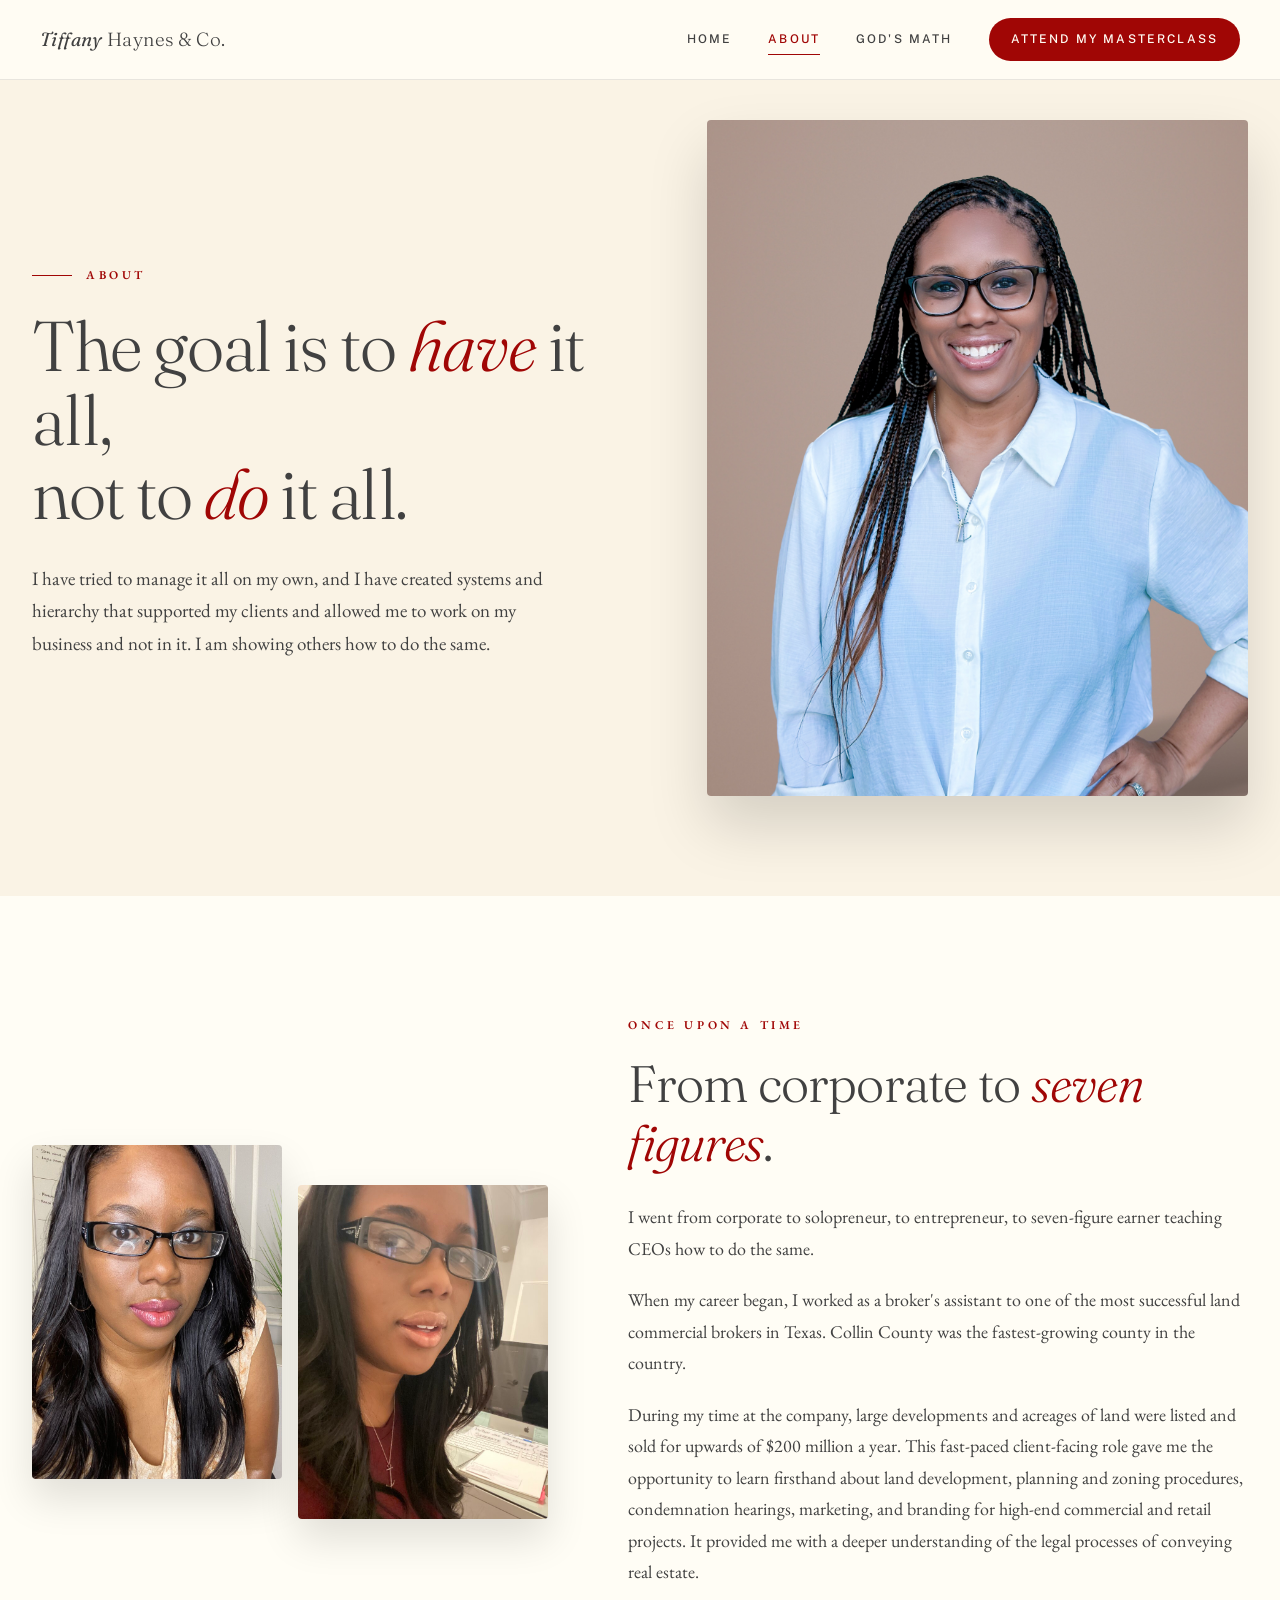
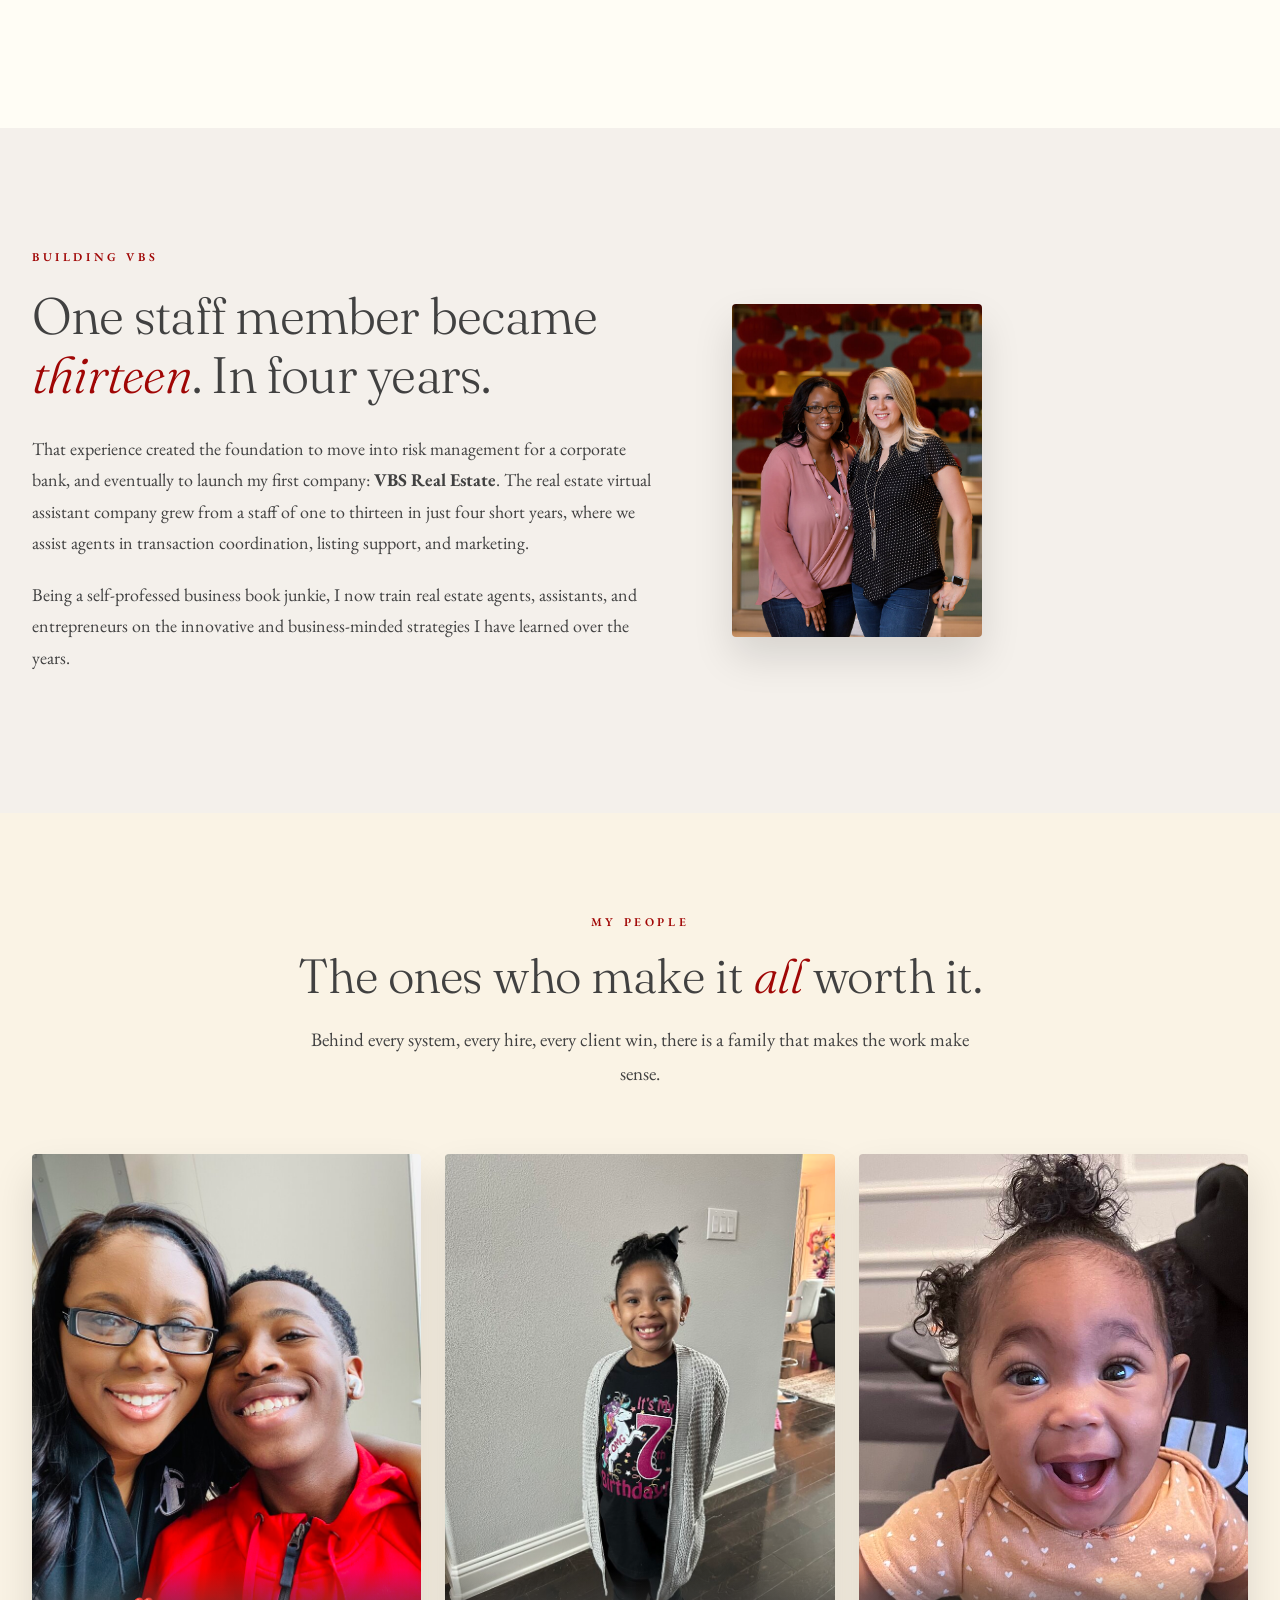
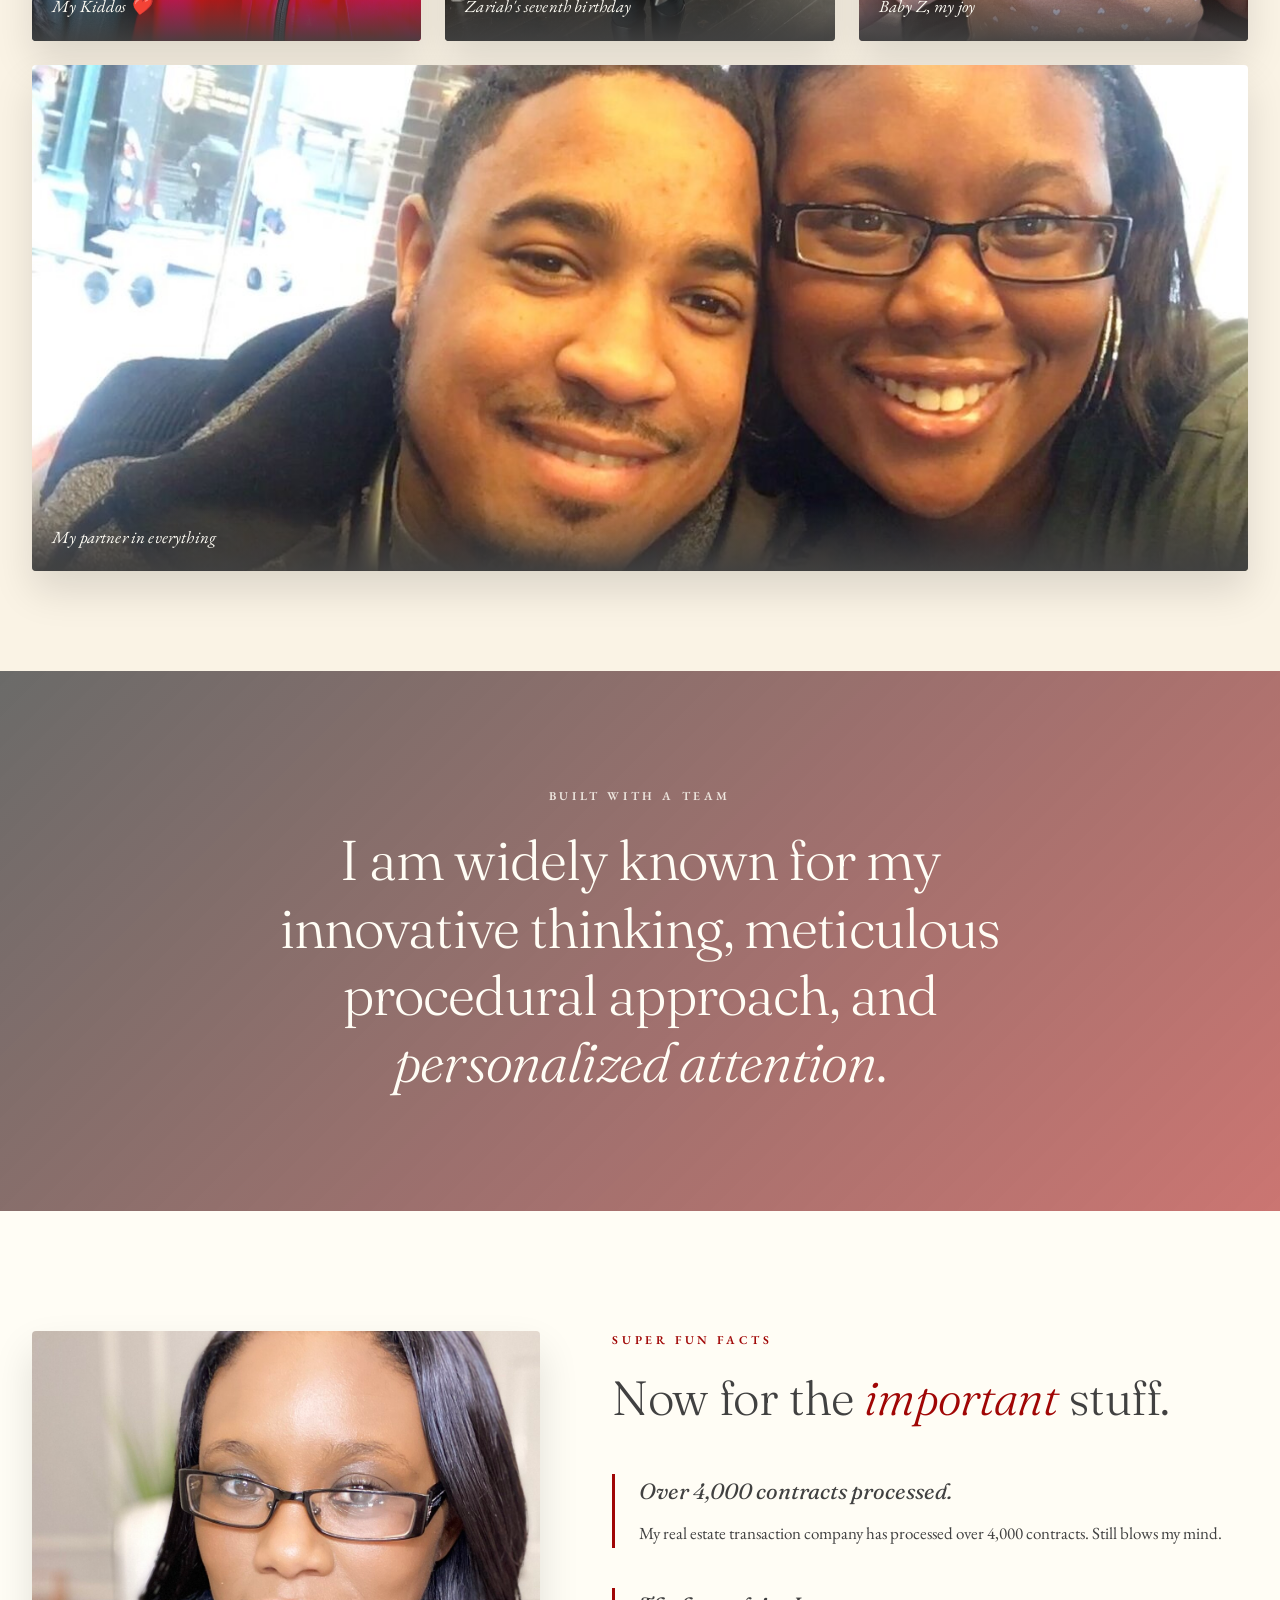
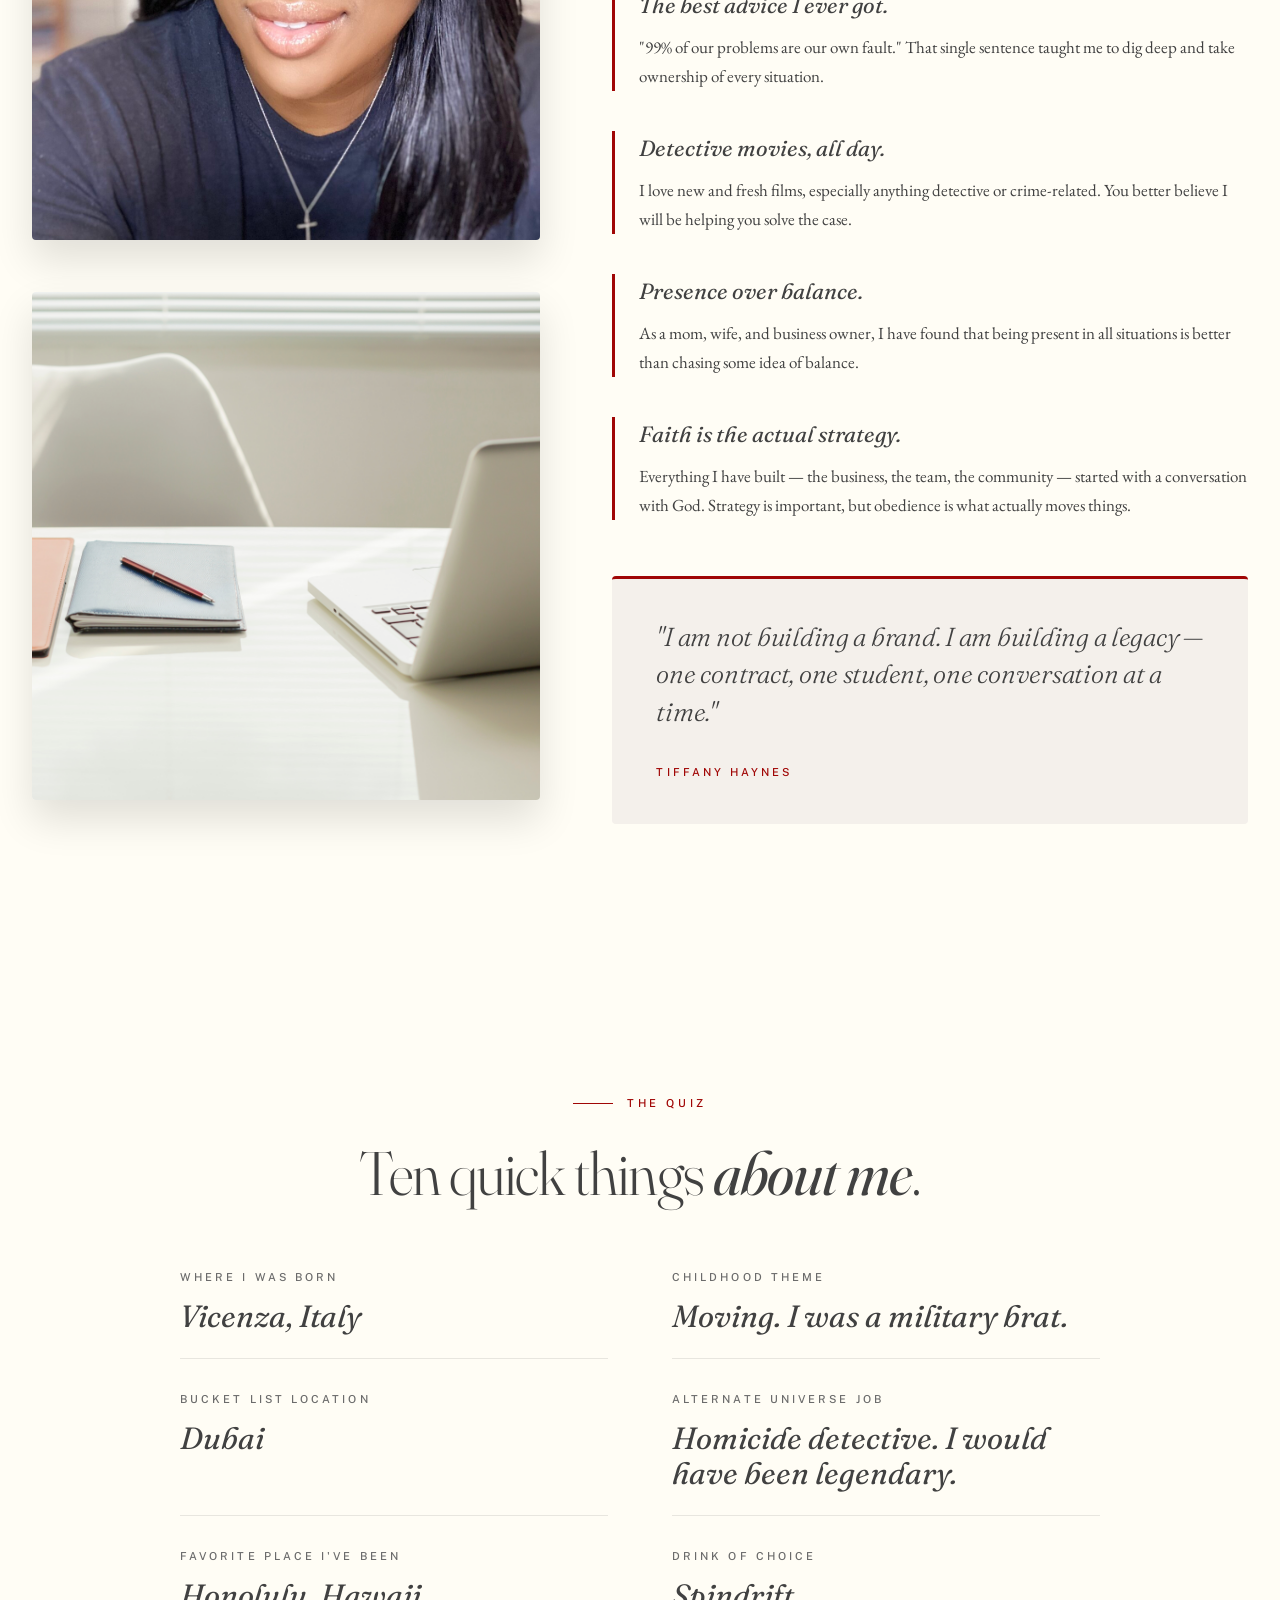
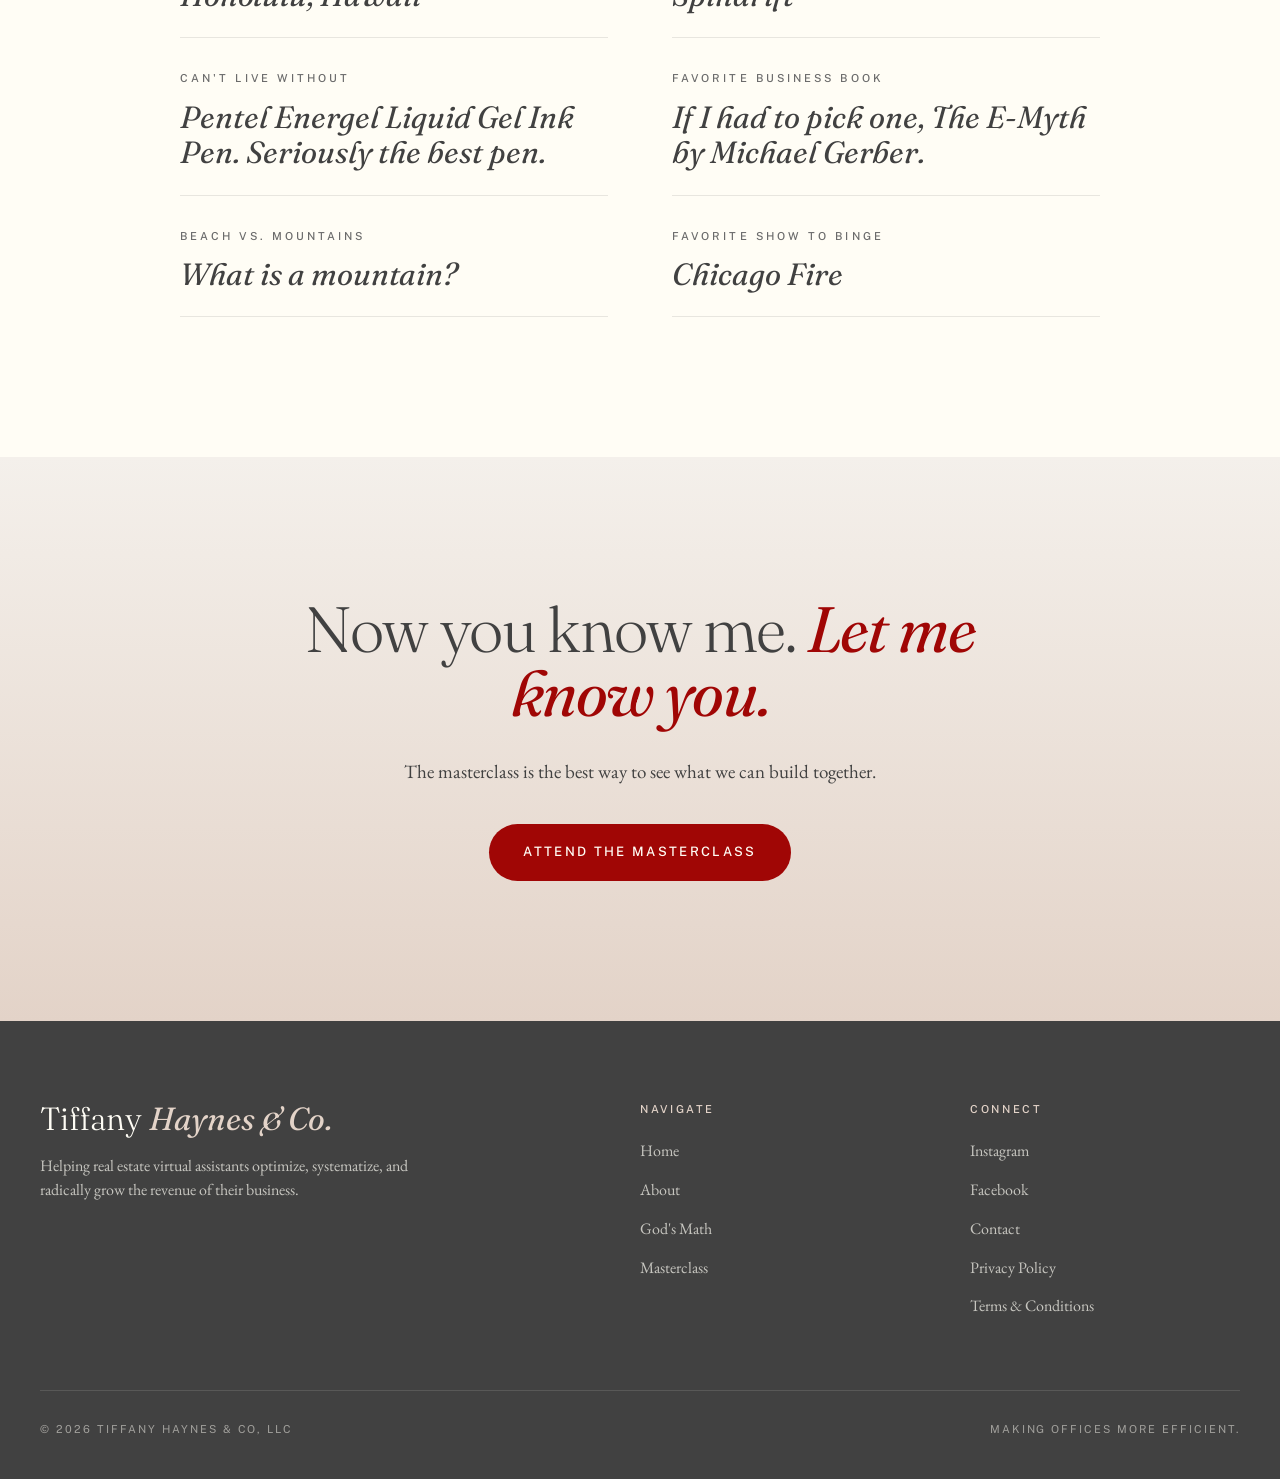
<file: about.html>
<!DOCTYPE html>
<html lang="en">
<head>
<meta charset="UTF-8" />
<meta name="theme-color" content="#FAF6EF">
<meta name="viewport" content="width=device-width, initial-scale=1.0" />
<title>About — Tiffany Haynes & Co.</title>
<meta name="description" content="From corporate to solopreneur to seven-figure mentor. Tiffany Haynes' story." />
<link rel="preconnect" href="https://fonts.googleapis.com">
<link rel="preconnect" href="https://fonts.gstatic.com" crossorigin>
<link href="https://fonts.googleapis.com/css2?family=Fraunces:ital,opsz,wght@0,9..144,300;0,9..144,400;0,9..144,500;0,9..144,600;1,9..144,400;1,9..144,500&family=EB+Garamond:ital,wght@0,400;0,500;1,400&family=Public+Sans:wght@300;400;500;600&display=swap" rel="stylesheet">
<style>
/* === SHARED DESIGN SYSTEM (inlined from styles.css) === */
/* ============================================
   TIFFANY HAYNES & CO. — Site Stylesheet
   Brand merge: THCO official palette + warmth
   from existing tiffanyhaynesco.com
   ============================================ */

:root {
  /* Brand colors */
  --cream:        #FFFDF5;
  --cream-warm:   #FAF3E5;
  --linen:        #F4F0EB;
  --stone:        #E3D3C8;
  --stone-deep:   #D4BFB1;
  --red:          #A00605;
  --red-dark:     #7A0404;
  --charcoal:     #414141;
  --charcoal-soft:#6b6b6b;
  --charcoal-mute:#9a9a9a;
  --line:         rgba(65, 65, 65, 0.12);
  --line-soft:    rgba(65, 65, 65, 0.06);

  /* Typography */
  --font-display: "Fraunces", "Times New Roman", serif;
  --font-body:    "EB Garamond", Georgia, serif;
  --font-ui:      "Public Sans", system-ui, sans-serif;

  /* Layout */
  --max:    1240px;
  --max-narrow: 920px;
  --pad:    40px;
}

*, *::before, *::after { box-sizing: border-box; margin: 0; padding: 0; }
html { scroll-behavior: smooth; }
body {
  font-family: var(--font-body);
  background: var(--cream);
  color: var(--charcoal);
  font-size: 18px;
  line-height: 1.6;
  -webkit-font-smoothing: antialiased;
  overflow-x: hidden;
}

/* Subtle paper grain over everything */
body::before {
  content: "";
  position: fixed;
  inset: 0;
  pointer-events: none;
  opacity: 0.32;
  z-index: 1;
  background-image: url("data:image/svg+xml;utf8,<svg xmlns='http://www.w3.org/2000/svg' width='200' height='200'><filter id='n'><feTurbulence type='fractalNoise' baseFrequency='0.85' numOctaves='2' stitchTiles='stitch'/><feColorMatrix values='0 0 0 0 0.25  0 0 0 0 0.25  0 0 0 0 0.25  0 0 0 0.05 0'/></filter><rect width='100%25' height='100%25' filter='url(%23n)'/></svg>");
}

img { max-width: 100%; display: block; }
a { color: inherit; text-decoration: none; }
button { font-family: inherit; cursor: pointer; border: none; background: none; }

/* ============ NAVIGATION ============ */
.nav {
  position: fixed;
  top: 0; left: 0; right: 0;
  z-index: 50;
  padding: 18px 40px;
  display: flex;
  justify-content: space-between;
  align-items: center;
  background: rgba(255, 253, 245, 0.88);
  backdrop-filter: blur(14px);
  -webkit-backdrop-filter: blur(14px);
  border-bottom: 1px solid var(--line);
}
.nav-mark {
  font-family: var(--font-display);
  font-weight: 400;
  font-size: 19px;
  letter-spacing: 0.02em;
  font-style: italic;
  color: var(--charcoal);
}
.nav-mark span {
  font-style: normal;
  font-weight: 300;
}
.nav-links {
  display: flex;
  align-items: center;
  gap: 36px;
}
.nav-link {
  font-family: var(--font-ui);
  font-size: 12px;
  font-weight: 500;
  letter-spacing: 0.18em;
  text-transform: uppercase;
  color: var(--charcoal);
  position: relative;
  transition: color 0.2s;
}
.nav-link::after {
  content: "";
  position: absolute;
  left: 0; right: 0;
  bottom: -6px;
  height: 1px;
  background: var(--red);
  transform: scaleX(0);
  transition: transform 0.3s ease;
  transform-origin: left;
}
.nav-link:hover::after,
.nav-link.active::after {
  transform: scaleX(1);
}
.nav-link.active {
  color: var(--red);
}
.nav-cta {
  font-family: var(--font-ui);
  font-size: 12px;
  font-weight: 500;
  letter-spacing: 0.18em;
  text-transform: uppercase;
  color: var(--cream);
  background: var(--red);
  padding: 12px 22px;
  border-radius: 999px;
  transition: transform 0.3s ease, opacity 0.3s ease, background-color 0.3s ease, color 0.3s ease, border-color 0.3s ease, box-shadow 0.3s ease;
}
.nav-cta:hover {
  background: var(--red-dark);
  transform: translateY(-1px);
}
.nav-toggle {
  display: none;
  flex-direction: column;
  gap: 5px;
  cursor: pointer;
  padding: 8px;
  /* Vercel: 44px mobile hit target minimum */
  min-width: 44px;
  min-height: 44px;
  align-items: center;
  justify-content: center;
  background: transparent;
  border: none;
}
.nav-toggle span {
  display: block;
  width: 22px;
  height: 1.5px;
  background: var(--charcoal);
  transition: 0.3s;
}

/* ============ COMMON SECTIONS ============ */
section { position: relative; z-index: 2; }
.container {
  max-width: var(--max);
  margin: 0 auto;
  padding: 0 var(--pad);
}
.container-narrow {
  max-width: var(--max-narrow);
  margin: 0 auto;
  padding: 0 var(--pad);
}

.section-eyebrow {
  font-family: var(--font-ui);
  font-size: 11px;
  font-weight: 500;
  letter-spacing: 0.32em;
  text-transform: uppercase;
  color: var(--red);
  display: inline-flex;
  align-items: center;
  gap: 14px;
  margin-bottom: 28px;
}
.section-eyebrow::before {
  content: "";
  height: 1px;
  width: 40px;
  background: var(--red);
}
.section-eyebrow.center {
  margin-left: auto;
  margin-right: auto;
}

.section-title {
  font-family: var(--font-display);
  font-weight: 300;
  font-size: clamp(36px, 4.8vw, 68px);
  line-height: 1.05;
  letter-spacing: -0.015em;
  color: var(--charcoal);
  font-variation-settings: "opsz" 144;
}
.section-title em {
  font-style: italic;
  font-weight: 400;
}

.btn-primary {
  font-family: var(--font-ui);
  font-size: 13px;
  font-weight: 500;
  letter-spacing: 0.18em;
  text-transform: uppercase;
  background: var(--red);
  color: var(--cream);
  padding: 18px 34px;
  border-radius: 999px;
  transition: transform 0.3s ease, opacity 0.3s ease, background-color 0.3s ease, color 0.3s ease, border-color 0.3s ease, box-shadow 0.3s ease;
  display: inline-flex;
  align-items: center;
  gap: 12px;
}
.btn-primary:hover {
  background: var(--red-dark);
  transform: translateY(-2px);
}
.btn-primary svg { transition: transform 0.3s ease; }
.btn-primary:hover svg { transform: translateX(4px); }

.btn-ghost {
  font-family: var(--font-ui);
  font-size: 12px;
  font-weight: 500;
  letter-spacing: 0.18em;
  text-transform: uppercase;
  color: var(--charcoal);
  border: 1px solid var(--charcoal);
  padding: 14px 28px;
  border-radius: 999px;
  transition: transform 0.3s ease, opacity 0.3s ease, background-color 0.3s ease, color 0.3s ease, border-color 0.3s ease, box-shadow 0.3s ease;
  display: inline-flex;
  align-items: center;
  gap: 10px;
}
.btn-ghost:hover {
  background: var(--charcoal);
  color: var(--cream);
}

/* ============ FOOTER ============ */
.footer {
  padding: 80px 40px 40px;
  background: var(--charcoal);
  color: var(--cream);
  position: relative;
  z-index: 2;
}
.footer-top {
  max-width: var(--max);
  margin: 0 auto;
  display: grid;
  grid-template-columns: 2fr 1fr 1fr;
  gap: 60px;
  padding-bottom: 60px;
  border-bottom: 1px solid rgba(255, 253, 245, 0.12);
}
.footer-brand {
  font-family: var(--font-display);
  font-weight: 300;
  font-size: 32px;
  line-height: 1.1;
  margin-bottom: 18px;
}
.footer-brand em {
  font-style: italic;
  font-weight: 400;
  color: var(--stone);
}
.footer-tag {
  font-family: var(--font-body);
  font-size: 16px;
  line-height: 1.5;
  color: rgba(255, 253, 245, 0.7);
  max-width: 380px;
}
.footer-col h4 {
  font-family: var(--font-ui);
  font-size: 11px;
  font-weight: 500;
  letter-spacing: 0.24em;
  text-transform: uppercase;
  color: var(--stone);
  margin-bottom: 18px;
}
.footer-col ul { list-style: none; }
.footer-col li { margin-bottom: 10px; }
.footer-col a {
  font-family: var(--font-body);
  font-size: 16px;
  color: rgba(255, 253, 245, 0.7);
  transition: color 0.2s;
}
.footer-col a:hover { color: var(--cream); }

.footer-bottom {
  max-width: var(--max);
  margin: 0 auto;
  padding-top: 30px;
  display: flex;
  justify-content: space-between;
  align-items: center;
  font-family: var(--font-ui);
  font-size: 11px;
  letter-spacing: 0.18em;
  text-transform: uppercase;
  color: rgba(255, 253, 245, 0.5);
}

/* ============ SCROLL REVEAL ============ */
.reveal-on-scroll {
  opacity: 0;
  transform: translateY(30px);
  transition: opacity 0.9s ease, transform 0.9s ease;
}
.reveal-on-scroll.visible {
  opacity: 1;
  transform: translateY(0);
}

/* ============ MARQUEE ============ */
.marquee {
  background: var(--charcoal);
  color: var(--cream);
  overflow: hidden;
  padding: 22px 0;
  position: relative;
  z-index: 2;
}
.marquee-track {
  display: flex;
  white-space: nowrap;
  animation: scroll 38s linear infinite;
  gap: 60px;
  font-family: var(--font-display);
  font-style: italic;
  font-weight: 300;
  font-size: 22px;
}
.marquee-track span {
  display: inline-flex;
  align-items: center;
  gap: 60px;
}
.marquee-track span::after {
  content: "✦";
  font-style: normal;
  color: var(--red);
  font-size: 14px;
}
@keyframes scroll {
  from { transform: translateX(0); }
  to   { transform: translateX(-50%); }
}

/* ============ RESPONSIVE NAV + GLOBAL ============ */
@media (max-width: 900px) {
  .nav { padding: 14px 22px; }
  .nav-links {
    position: fixed;
    top: 60px;
    left: 0;
    right: 0;
    background: var(--cream);
    flex-direction: column;
    gap: 24px;
    padding: 32px 22px;
    border-bottom: 1px solid var(--line);
    transform: translateY(-110%);
    transition: transform 0.3s ease;
  }
  .nav-links.open { transform: translateY(0); }
  .nav-toggle { display: flex; }

  .footer { padding: 60px 22px 30px; }
  .footer-top {
    grid-template-columns: 1fr;
    gap: 36px;
    padding-bottom: 40px;
  }
  .footer-bottom {
    flex-direction: column;
    gap: 12px;
    text-align: center;
  }
  .container, .container-narrow { padding: 0 22px; }
  :root { --pad: 22px; }
}


/* === PAGE-SPECIFIC === */

/* ============ ABOUT — page-specific ============ */

/* About Hero */
.about-hero {
  padding: 160px 40px 100px;
  background: var(--cream);
  position: relative;
  z-index: 2;
}
.about-hero-inner {
  max-width: var(--max);
  margin: 0 auto;
  display: grid;
  grid-template-columns: 1fr 1fr;
  gap: 80px;
  align-items: end;
}
.about-hero-eyebrow {
  font-family: var(--font-ui);
  font-size: 11px;
  font-weight: 500;
  letter-spacing: 0.32em;
  text-transform: uppercase;
  color: var(--red);
  margin-bottom: 28px;
  display: inline-flex;
  align-items: center;
  gap: 14px;
}
.about-hero-eyebrow::before {
  content: "";
  height: 1px;
  width: 40px;
  background: var(--red);
}
.about-hero-title {
  font-family: var(--font-display);
  font-weight: 200;
  font-size: clamp(56px, 9vw, 140px);
  line-height: 0.9;
  letter-spacing: -0.03em;
  color: var(--charcoal);
  font-variation-settings: "opsz" 144;
}
.about-hero-title em {
  font-style: italic;
  font-weight: 300;
  color: var(--red);
}
.about-hero-tagline {
  font-family: var(--font-display);
  font-weight: 300;
  font-style: italic;
  font-size: clamp(22px, 2.4vw, 32px);
  line-height: 1.3;
  color: var(--charcoal);
  max-width: 460px;
  padding-left: 28px;
  border-left: 2px solid var(--red);
}

/* Origin */
.origin {
  padding: 140px 0;
  background: var(--linen);
}
.origin-grid {
  display: grid;
  grid-template-columns: 1fr 1.4fr;
  gap: 80px;
  align-items: start;
}
.origin-eyebrow-line {
  font-family: var(--font-display);
  font-style: italic;
  font-size: 22px;
  color: var(--red);
  margin-bottom: 16px;
}
.origin-title {
  font-family: var(--font-display);
  font-weight: 300;
  font-size: clamp(34px, 4vw, 54px);
  line-height: 1.1;
  letter-spacing: -0.015em;
  color: var(--charcoal);
}
.origin-title em { font-style: italic; font-weight: 400; }
.origin-text p {
  font-family: var(--font-body);
  font-size: 19px;
  line-height: 1.75;
  color: var(--charcoal);
  margin-bottom: 22px;
}

/* Photo gallery */
.gallery {
  padding: 100px 0 140px;
  background: var(--linen);
}
.gallery-grid {
  display: grid;
  grid-template-columns: repeat(4, 1fr);
  gap: 24px;
}
.gallery-item {
  aspect-ratio: 4/5;
  background: linear-gradient(135deg, var(--stone) 0%, var(--stone-deep) 100%);
  border-radius: 4px;
  position: relative;
  overflow: hidden;
}
.gallery-item:nth-child(2) {
  background: linear-gradient(135deg, var(--stone-deep) 0%, var(--stone) 100%);
}
.gallery-item:nth-child(3) {
  background: linear-gradient(135deg, var(--cream-warm) 0%, var(--stone) 100%);
}
.gallery-item:nth-child(4) {
  background: linear-gradient(135deg, var(--stone) 0%, var(--cream-warm) 100%);
}
.gallery-caption {
  position: absolute;
  bottom: 16px;
  left: 16px;
  right: 16px;
  font-family: var(--font-display);
  font-style: italic;
  font-size: 16px;
  color: var(--charcoal);
}
.gallery-tag {
  position: absolute;
  top: 14px;
  left: 14px;
  font-family: var(--font-ui);
  font-size: 9px;
  letter-spacing: 0.24em;
  text-transform: uppercase;
  color: var(--cream);
  background: var(--charcoal);
  padding: 6px 10px;
  border-radius: 2px;
}

/* Pull quote */
.about-quote {
  padding: 140px 0;
  background: var(--cream);
  text-align: center;
}
.about-quote-text {
  font-family: var(--font-display);
  font-weight: 300;
  font-style: italic;
  font-size: clamp(28px, 3.4vw, 48px);
  line-height: 1.25;
  color: var(--charcoal);
  max-width: 920px;
  margin: 0 auto;
  letter-spacing: -0.01em;
}
.about-quote-text span { color: var(--red); }

/* Fun Facts */
.facts {
  padding: 140px 0;
  background: var(--charcoal);
  color: var(--cream);
}
.facts-header {
  text-align: center;
  margin-bottom: 80px;
}
.facts-header .section-eyebrow {
  color: var(--stone);
  justify-content: center;
}
.facts-header .section-eyebrow::before { display: none; }
.facts-header .section-eyebrow::after {
  content: "";
  height: 1px;
  width: 40px;
  background: var(--stone);
}
.facts-title {
  font-family: var(--font-display);
  font-weight: 300;
  font-size: clamp(40px, 5.4vw, 80px);
  line-height: 1;
  letter-spacing: -0.02em;
  color: var(--cream);
}
.facts-title em { font-style: italic; font-weight: 400; color: var(--stone); }

.facts-grid {
  display: grid;
  grid-template-columns: repeat(2, 1fr);
  gap: 0;
  border-top: 1px solid rgba(255, 253, 245, 0.15);
  border-left: 1px solid rgba(255, 253, 245, 0.15);
}
.fact-item {
  padding: 56px 48px;
  border-right: 1px solid rgba(255, 253, 245, 0.15);
  border-bottom: 1px solid rgba(255, 253, 245, 0.15);
}
.fact-num {
  font-family: var(--font-display);
  font-weight: 200;
  font-size: 88px;
  line-height: 1;
  color: var(--red);
  font-variation-settings: "opsz" 144;
  margin-bottom: 24px;
}
.fact-text {
  font-family: var(--font-body);
  font-size: 19px;
  line-height: 1.6;
  color: rgba(255, 253, 245, 0.92);
}

/* The Quiz */
.quiz {
  padding: 140px 0;
  background: var(--cream);
}
.quiz-header {
  text-align: center;
  margin-bottom: 80px;
  max-width: 720px;
  margin-left: auto;
  margin-right: auto;
}
.quiz-header .section-eyebrow {
  justify-content: center;
}
.quiz-header .section-eyebrow::before { display: none; }
.quiz-header .section-eyebrow::after {
  content: "";
  height: 1px;
  width: 40px;
  background: var(--red);
}
.quiz-grid {
  display: grid;
  grid-template-columns: repeat(2, 1fr);
  gap: 32px 64px;
  max-width: var(--max-narrow);
  margin: 0 auto;
}
.quiz-item {
  display: flex;
  flex-direction: column;
  border-bottom: 1px solid var(--line);
  padding-bottom: 24px;
}
.quiz-q {
  font-family: var(--font-ui);
  font-size: 11px;
  font-weight: 500;
  letter-spacing: 0.28em;
  text-transform: uppercase;
  color: var(--charcoal-soft);
  margin-bottom: 12px;
}
.quiz-a {
  font-family: var(--font-display);
  font-weight: 400;
  font-style: italic;
  font-size: clamp(24px, 2.4vw, 32px);
  line-height: 1.15;
  color: var(--charcoal);
}

/* CTA strip */
.about-cta {
  padding: 140px 0;
  background: linear-gradient(180deg, var(--linen) 0%, var(--stone) 100%);
  text-align: center;
}
.about-cta h2 {
  font-family: var(--font-display);
  font-weight: 300;
  font-size: clamp(40px, 5vw, 72px);
  line-height: 1;
  letter-spacing: -0.02em;
  color: var(--charcoal);
  max-width: 820px;
  margin: 0 auto 32px;
}
.about-cta h2 em { font-style: italic; font-weight: 400; color: var(--red); }
.about-cta p {
  font-family: var(--font-body);
  font-size: 19px;
  line-height: 1.6;
  color: var(--charcoal);
  max-width: 560px;
  margin: 0 auto 40px;
}

@media (max-width: 900px) {
  .about-hero { padding: 110px 22px 70px; }
  .about-hero-inner { grid-template-columns: 1fr; gap: 36px; }
  .origin-grid { grid-template-columns: 1fr; gap: 32px; }
  .gallery-grid { grid-template-columns: repeat(2, 1fr); gap: 14px; }
  .facts-grid { grid-template-columns: 1fr; }
  .fact-item { padding: 40px 24px; }
  .quiz-grid { grid-template-columns: 1fr; gap: 24px; }
  .origin, .gallery, .about-quote, .facts, .quiz, .about-cta { padding: 80px 0; }
}

/* ============ ABOUT PAGE ENHANCEMENTS — photo layouts ============ */

/* Hero with portrait — split layout */
.about-hero-with-photo {
  background: var(--cream-warm);
  padding: 120px 0 100px;
  overflow: hidden;
}
.about-hero-grid {
  max-width: 1280px;
  margin: 0 auto;
  padding: 0 32px;
  display: grid;
  grid-template-columns: 1.1fr 1fr;
  gap: 80px;
  align-items: center;
}
.about-hero-text .about-hero-eyebrow {
  font-family: var(--font-utility);
  font-size: 12px;
  letter-spacing: 0.3em;
  text-transform: uppercase;
  color: var(--red);
  font-weight: 600;
  margin-bottom: 24px;
}
.about-hero-text h1 {
  font-family: var(--font-display);
  font-size: clamp(40px, 5.5vw, 72px);
  font-weight: 300;
  line-height: 1.05;
  color: var(--charcoal);
  letter-spacing: -0.02em;
  margin-bottom: 32px;
}
.about-hero-text h1 em { font-style: italic; color: var(--red); }
.about-hero-text p {
  font-family: var(--font-body);
  font-size: 19px;
  line-height: 1.7;
  color: var(--charcoal);
  max-width: 540px;
}
.about-hero-photo {
  position: relative;
  aspect-ratio: 4/5;
  overflow: hidden;
  border-radius: 4px;
  box-shadow: 0 30px 60px rgba(0,0,0,0.15);
}
.about-hero-photo img {
  width: 100%;
  height: 100%;
  object-fit: cover;
  object-position: center top;
}
@media (max-width: 900px) {
  .about-hero-grid { grid-template-columns: 1fr; gap: 48px; }
  .about-hero-with-photo { padding: 80px 0 60px; }
}

/* Story sections — image-text-image patterns */
.story-section {
  padding: 120px 0;
  background: var(--cream);
}
.story-section.alt-bg { background: var(--linen); }
.story-grid {
  max-width: 1280px;
  margin: 0 auto;
  padding: 0 32px;
  display: grid;
  grid-template-columns: 1fr 1.2fr;
  gap: 80px;
  align-items: center;
}
.story-grid.flipped { grid-template-columns: 1.2fr 1fr; }
.story-photos {
  display: grid;
  grid-template-columns: 1fr 1fr;
  gap: 16px;
}
.story-photos.single { grid-template-columns: 1fr; }
.story-photo {
  aspect-ratio: 4/5;
  overflow: hidden;
  border-radius: 4px;
  box-shadow: 0 20px 40px rgba(0,0,0,0.12);
}
.story-photo.tall { aspect-ratio: 3/4; }
.story-photo.offset { transform: translateY(40px); }
.story-photo img {
  width: 100%;
  height: 100%;
  object-fit: cover;
  display: block;
  transition: transform 0.6s ease;
}
.story-photo:hover img { transform: scale(1.04); }
.story-text-eyebrow {
  font-family: var(--font-utility);
  font-size: 12px;
  letter-spacing: 0.3em;
  text-transform: uppercase;
  color: var(--red);
  font-weight: 600;
  margin-bottom: 20px;
}
.story-text h2 {
  font-family: var(--font-display);
  font-size: clamp(32px, 4vw, 52px);
  font-weight: 300;
  line-height: 1.15;
  color: var(--charcoal);
  letter-spacing: -0.015em;
  margin-bottom: 28px;
}
.story-text h2 em { font-style: italic; color: var(--red); }
.story-text p {
  font-family: var(--font-body);
  font-size: 18px;
  line-height: 1.75;
  color: var(--charcoal);
  margin-bottom: 20px;
}
@media (max-width: 900px) {
  .story-section { padding: 80px 0; }
  .story-grid, .story-grid.flipped { grid-template-columns: 1fr; gap: 48px; }
  .story-photos.single, .story-photos { grid-template-columns: 1fr 1fr; }
  .story-photo.offset { transform: none; }
}

/* Family gallery — 5-photo grid for kiddos / spouse / COO */
.family-section {
  padding: 100px 0;
  background: var(--cream-warm);
}
.family-intro {
  max-width: 760px;
  margin: 0 auto 64px;
  padding: 0 32px;
  text-align: center;
}
.family-intro p {
  font-family: var(--font-body);
  font-size: 19px;
  line-height: 1.75;
  color: var(--charcoal);
}
.family-grid {
  max-width: 1280px;
  margin: 0 auto;
  padding: 0 32px;
  display: grid;
  grid-template-columns: repeat(3, 1fr);
  gap: 24px;
}
.family-tile {
  position: relative;
  aspect-ratio: 4/5;
  overflow: hidden;
  border-radius: 4px;
  box-shadow: 0 20px 40px rgba(0,0,0,0.12);
}
.family-tile img {
  width: 100%; height: 100%;
  object-fit: cover;
  transition: transform 0.5s ease;
}
.family-tile:hover img { transform: scale(1.04); }
.family-caption {
  position: absolute;
  bottom: 0; left: 0; right: 0;
  padding: 24px 20px 20px;
  background: linear-gradient(to top, rgba(65,65,65,0.92), rgba(65,65,65,0));
  color: var(--cream);
  font-family: var(--font-body);
  font-style: italic;
  font-size: 17px;
  letter-spacing: 0.01em;
}
.family-tile.wide { grid-column: span 3; aspect-ratio: 12/5; }
.family-tile.wide img { object-position: center 35%; }
@media (max-width: 900px) {
  .family-grid { grid-template-columns: 1fr 1fr; }
  .family-tile.wide { grid-column: span 2; aspect-ratio: 8/5; }
}
@media (max-width: 600px) {
  .family-grid { grid-template-columns: 1fr; }
  .family-tile.wide { grid-column: 1; aspect-ratio: 4/5; }
}

/* Full-bleed parallax — vbs-155 team photo background */
.parallax-quote {
  position: relative;
  min-height: 540px;
  background-image: url('images/vbs-155.jpg');
  background-size: cover;
  background-position: center;
  background-attachment: fixed;
  display: flex;
  align-items: center;
  justify-content: center;
  text-align: center;
  padding: 80px 32px;
}
.parallax-quote::before {
  content: '';
  position: absolute; inset: 0;
  background: linear-gradient(135deg, rgba(65,65,65,0.78), rgba(160,6,5,0.55));
}
.parallax-quote-inner {
  position: relative;
  max-width: 800px;
  z-index: 1;
}
.parallax-quote .eyebrow {
  font-family: var(--font-utility);
  font-size: 12px;
  letter-spacing: 0.3em;
  text-transform: uppercase;
  color: var(--cream);
  opacity: 0.85;
  margin-bottom: 20px;
  font-weight: 600;
}
.parallax-quote h2 {
  font-family: var(--font-display);
  font-size: clamp(32px, 5vw, 56px);
  font-weight: 300;
  line-height: 1.2;
  color: var(--cream);
  letter-spacing: -0.015em;
}
.parallax-quote h2 em { font-style: italic; }
@media (max-width: 700px) {
  .parallax-quote { background-attachment: scroll; min-height: 420px; }
}

/* Fun facts — image-flanked layout */
.facts-with-photos {
  padding: 120px 0;
  background: var(--cream);
}
.facts-grid-photo {
  max-width: 1280px;
  margin: 0 auto;
  padding: 0 32px;
  display: grid;
  grid-template-columns: 1fr 1.25fr;
  gap: 72px;
  align-items: start;
}
.facts-photo-stack {
  display: grid;
  grid-template-rows: auto auto;
  gap: 24px;
  position: sticky;
  top: 100px;
}
.facts-photo {
  aspect-ratio: 1;
  overflow: hidden;
  border-radius: 4px;
  box-shadow: 0 20px 40px rgba(0,0,0,0.12);
}
.facts-photo img {
  width: 100%;
  height: 100%;
  object-fit: cover;
}
/* Editorial offset — second photo nudged down slightly for asymmetric rhythm */
.facts-photo-stack > .facts-photo:nth-child(2) {
  transform: translateY(28px);
}
@media (max-width: 900px) {
  .facts-photo-stack > .facts-photo:nth-child(2) {
    transform: none;
  }
}
.facts-photo img { width: 100%; height: 100%; object-fit: cover; }
@media (max-width: 900px) {
  .facts-with-photos { padding: 80px 0; }
  .facts-grid-photo { grid-template-columns: 1fr; gap: 48px; }
  .facts-photo-stack { position: static; grid-template-columns: 1fr 1fr; grid-template-rows: auto; }
}





/* ============================================================
   CLEAN RESPONSIVE LAYER
   ============================================================
   Three breakpoints — each owns its scope completely:
   • Desktop (≥1025px):   full layout as designed (no overrides here)
   • iPad     (701-1024): hamburger nav, hero stacks, 4-up→2-up
   • Mobile   (≤700px):   single column, full-width photos, tightest padding
   
   Higher specificity selectors used (nav.nav, body .selector) so this
   layer wins against earlier scattered @media rules without !important
   spam. */

/* GLOBAL DEFENSIVE RULES — apply at all breakpoints */
html, body {
  overflow-x: hidden;
  max-width: 100vw;
}
img {
  max-width: 100%;
  height: auto;
}
svg { max-width: 100%; }

/* (word-wrap break-word lives in the mobile breakpoint only — see below) */

/* ─────────── iPAD: 701px - 1024px ─────────── */
@media (max-width: 1024px) {

  /* NAV — hamburger menu pattern */
  nav.nav {
    padding: 14px 22px !important;
  }
  nav.nav .nav-mark {
    font-size: 17px !important;
    line-height: 1.4 !important;
    padding: 4px 0 !important;
    overflow: visible !important;  /* italic descenders don't get clipped */
  }
  nav.nav .nav-links {
    position: fixed !important;
    top: 60px !important;
    left: 0 !important;
    right: 0 !important;
    width: 100vw !important;
    background: var(--cream) !important;
    flex-direction: column !important;
    align-items: flex-start !important;
    gap: 24px !important;
    padding: 32px 24px !important;
    border-bottom: 1px solid var(--line) !important;
    transform: translateY(-120%) !important;
    transition: transform 0.3s ease !important;
    z-index: 99 !important;
    box-shadow: 0 8px 24px rgba(0,0,0,0.06);
  }
  nav.nav .nav-links.open {
    transform: translateY(0) !important;
  }
  nav.nav .nav-toggle {
    display: flex !important;
  }

  /* IMAGE CONTAINERS — explicit width + maintained aspect ratio.
     This fixes the "photo disappears" bug where containers with 
     aspect-ratio collapsed because their absolute-positioned <img>
     children don't contribute to parent intrinsic size. */
  body .home-hero-visual,
  body .home-story-image,
  body .tagline-image,
  body .about-hero-portrait,
  body .mc-tiffany-image,
  body .gm-video-frame {
    width: 100% !important;
    min-height: 1px;
  }

  /* HERO photo on iPad — keep aspect ratio, cap visual width */
  body .home-hero-visual {
    aspect-ratio: 4/5 !important;
    max-width: 380px !important;
    margin: 0 auto !important;
  }

  /* HOME hero stacks (text on top, photo below) */
  .home-hero-grid {
    grid-template-columns: 1fr !important;
    gap: 40px !important;
  }
  .home-hero {
    padding: 100px 22px 60px !important;
  }

  /* HIDE elements that don't fit on smaller screens */
  body .mc-listing-card,
  body .mc-free-stamp,
  body .mc-section-marker {
    display: none !important;
  }

  /* MASTERCLASS hero — text full width, smaller font */
  body .mc-hero-inner {
    padding-right: 22px !important;
  }
  body .mc-hero-title {
    max-width: 100% !important;
    font-size: clamp(36px, 5.2vw, 64px) !important;
  }

  /* GRID-BASED multi-column sections collapse to single column */
  .home-story-grid,
  .download-grid,
  .tagline-grid,
  .about-hero-grid,
  .story-grid,
  .facts-grid {
    grid-template-columns: 1fr !important;
    gap: 36px !important;
  }

  /* 4-UP card grids → 2-up on iPad */
  .resources-grid,
  .level-up-grid,
  .family-grid,
  .gm-principles-grid,
  .mc-audience-grid,
  .gm-understand-grid,
  .gm-inspired-grid {
    grid-template-columns: repeat(2, 1fr) !important;
    gap: 20px !important;
  }

  /* SECTION padding tightens */
  section {
    padding-left: 22px;
    padding-right: 22px;
  }

  /* FOOTER stacks */
  .footer-top {
    grid-template-columns: 1fr !important;
    gap: 36px !important;
  }
}

/* ─────────── MOBILE: ≤ 700px ─────────── */
@media (max-width: 700px) {

  /* HERO photo gets smaller cap */
  body .home-hero-visual {
    max-width: 320px !important;
  }

  /* HEADLINES scale down further */
  .home-hero-title {
    font-size: clamp(32px, 8vw, 48px) !important;
    line-height: 1.05 !important;
  }
  .mc-hero-title {
    font-size: clamp(30px, 7vw, 44px) !important;
  }
  .gm-hero-title,
  .about-hero-title {
    font-size: clamp(30px, 7vw, 44px) !important;
  }

  /* SUB copy */
  .home-hero-sub,
  .mc-hero-sub {
    font-size: 15px !important;
    line-height: 1.6 !important;
  }

  /* CTA buttons full width */
  .home-hero-actions {
    flex-direction: column !important;
    align-items: stretch !important;
    gap: 12px !important;
  }
  .home-hero-actions .btn-primary,
  .home-hero-actions .btn-ghost {
    width: 100% !important;
    text-align: center !important;
    justify-content: center !important;
  }

  /* SECTION padding tightens further */
  .home-hero,
  section {
    padding-left: 18px !important;
    padding-right: 18px !important;
  }
  .home-hero {
    padding-top: 90px !important;
    padding-bottom: 50px !important;
  }
  section {
    padding-top: 56px !important;
    padding-bottom: 56px !important;
  }

  /* ALL multi-up card grids collapse to 1 column */
  .resources-grid,
  .level-up-grid,
  .family-grid,
  .gm-principles-grid,
  .mc-audience-grid,
  .gm-understand-grid,
  .gm-inspired-grid,
  .paths-grid {
    grid-template-columns: 1fr !important;
    gap: 16px !important;
  }

  /* DECORATIONS hide on mobile (no horizontal room) */
  body .mc-house-cta-arrow,
  body .mc-jacobi-corner,
  body .mc-hero-sketch,
  body .gm-hero-sketch,
  body .mc-video-house-callout {
    display: none !important;
  }

  /* HOUSE blueprint video — show simplified on mobile */
  body .mc-video-house {
    padding: 32px 0 !important;
    background: var(--cream-warm) !important;
  }
  body .mc-video-house-svg {
    display: none !important;  /* The blueprint house outline hides on mobile */
  }
  body .mc-video-house .mc-video-frame {
    margin: 0 auto !important;
    max-width: 100% !important;
  }

  /* MARQUEE — slow down, tighten gaps */
  .marquee-track {
    animation-duration: 130s !important;
  }

  /* HANDWRITTEN accents scale down */
  body .handwritten-note,
  body .mc-house-cta-intro {
    font-size: 22px !important;
  }

  /* BUTTONS scale */
  .btn-primary,
  .nav-cta {
    padding: 14px 24px !important;
    font-size: 12px !important;
  }
}

/* End clean responsive layer */


/* ============ ACCESSIBILITY ============ */
.skip-link {
  position: absolute;
  top: -100px;
  left: 16px;
  background: var(--charcoal);
  color: var(--cream);
  padding: 12px 20px;
  border-radius: 6px;
  font-family: var(--font-ui);
  font-size: 13px;
  font-weight: 700;
  letter-spacing: 0.1em;
  text-transform: uppercase;
  text-decoration: none;
  z-index: 10000;
  transition: top 0.2s ease;
}
.skip-link:focus,
.skip-link:focus-visible {
  top: 16px;
  outline: 2px solid var(--cream);
  outline-offset: 2px;
}

/* Visually-hidden utility — for off-screen content that screen readers should still read */
.sr-only {
  position: absolute;
  width: 1px;
  height: 1px;
  padding: 0;
  margin: -1px;
  overflow: hidden;
  clip: rect(0, 0, 0, 0);
  white-space: nowrap;
  border: 0;
}

/* Improved focus indicators (browser-default outline is hard to see on cream bg) */
a:focus-visible,
button:focus-visible,
[role="button"]:focus-visible,
input:focus-visible,
select:focus-visible {
  outline: 2px solid var(--charcoal);
  outline-offset: 3px;
}
.btn-primary:focus-visible,
.nav-cta:focus-visible {
  outline-offset: 4px;
}


/* ============ VERCEL WEB INTERFACE GUIDELINES ============ */
/* Pulled from vercel.com/design/guidelines */

/* color-scheme: align scrollbar/UI chrome with theme */
html { color-scheme: light; }

/* Honor prefers-reduced-motion — vestibular accessibility */
@media (prefers-reduced-motion: reduce) {
  *, *::before, *::after {
    animation-duration: 0.01ms !important;
    animation-iteration-count: 1 !important;
    transition-duration: 0.01ms !important;
    scroll-behavior: auto !important;
  }
}

/* scroll-margin-top — anchor links don't hide under sticky nav (~80px) */
section[id], h1[id], h2[id], h3[id], #main-content, #register, #understand {
  scroll-margin-top: 100px;
}

/* touch-action: manipulation — prevents 300ms tap delay & double-tap zoom on controls */
a, button, .btn-primary, .btn-ghost, .nav-cta, .nav-toggle,
.gm-hero-cta-primary, .gm-hero-cta-secondary,
.mc-house-cta-button, input[type="submit"] {
  touch-action: manipulation;
  -webkit-tap-highlight-color: rgba(26, 26, 46, 0.15);
}

/* tabular-nums — clean comparison alignment for stat numbers */
.stat-number, .stat, .count, .metric, time, .date,
[class*="stat-"], [class*="-num"], [class*="count-"] {
  font-variant-numeric: tabular-nums;
  font-feature-settings: "tnum" 1;
}

</style>

<!-- Meta Pixel Code -->
<script>
!function(f,b,e,v,n,t,s){if(f.fbq)return;n=f.fbq=function(){n.callMethod?
n.callMethod.apply(n,arguments):n.queue.push(arguments)};if(!f._fbq)f._fbq=n;
n.push=n;n.loaded=!0;n.version='2.0';n.queue=[];t=b.createElement(e);t.async=!0;
t.src=v;s=b.getElementsByTagName(e)[0];s.parentNode.insertBefore(t,s)}(window,
document,'script','https://connect.facebook.net/en_US/fbevents.js');
fbq('init', '943376613232304');
fbq('track', 'PageView');
</script>
<noscript><img height="1" width="1" style="display:none" alt=""
src="https://www.facebook.com/tr?id=943376613232304&ev=PageView&noscript=1"/></noscript>
<!-- End Meta Pixel Code -->


<!-- Open Graph (Facebook / LinkedIn / iMessage) -->
<meta property="og:type" content="profile">
<meta property="og:title" content="About Tiffany Haynes — The Goal Is To Have It All">
<meta property="og:description" content="Wife, mom of three, faith-driven entrepreneur. Tiffany Haynes built a real estate virtual assistant business in a niche industry most people miss. Here is her story.">
<meta property="og:url" content="https://tiffanyhaynesco.com/about">
<meta property="og:site_name" content="Tiffany Haynes & Co.">
<meta property="og:image" content="https://tiffanyhaynesco.com/images/08.jpg">
<meta property="og:image:alt" content="Tiffany Haynes">

<!-- Twitter Card -->
<meta name="twitter:card" content="summary_large_image">
<meta name="twitter:title" content="About Tiffany Haynes — The Goal Is To Have It All">
<meta name="twitter:description" content="Wife, mom of three, faith-driven entrepreneur. Tiffany Haynes built a real estate virtual assistant business in a niche industry most people miss. Here is her story.">
<meta name="twitter:image" content="https://tiffanyhaynesco.com/images/tiffany-hero.png">

<!-- Canonical URL -->
<link rel="canonical" href="https://tiffanyhaynesco.com/about">
<!-- Structured Data — AboutPage -->
<script type="application/ld+json">
{
  "@context": "https://schema.org",
  "@type": "AboutPage",
  "name": "About Tiffany Haynes",
  "url": "https://tiffanyhaynesco.com/about",
  "mainEntity": {
    "@type": "Person",
    "name": "Tiffany Haynes",
    "jobTitle": "Real Estate Virtual Assistant Mentor",
    "description": "Wife, mom of three, faith-driven entrepreneur who built a real estate virtual assistant business in a niche industry.",
    "url": "https://tiffanyhaynesco.com/about",
    "image": "https://tiffanyhaynesco.com/images/tiffany-hero.png"
  }
}
</script>

</head>
<body>
<a href="#main-content" class="skip-link">Skip to main content</a>


<!-- ============ NAV ============ -->
<nav class="nav">
  <a href="./" class="nav-mark">Tiffany <span>Haynes &amp; Co.</span></a>
  <button class="nav-toggle" type="button" aria-label="Toggle navigation menu" aria-expanded="false" aria-controls="nav-links-menu" onclick="
    var links = document.querySelector('.nav-links');
    var expanded = this.getAttribute('aria-expanded') === 'true';
    this.setAttribute('aria-expanded', !expanded);
    links.classList.toggle('open');
  ">
    <span aria-hidden="true"></span><span aria-hidden="true"></span><span aria-hidden="true"></span>
  </button>
  <div class="nav-links" id="nav-links-menu">
    <a href="./" class="nav-link">Home</a>
    <a href="about" class="nav-link active">About</a>
    <a href="gods-math" class="nav-link">God's Math</a>
    <a href="masterclass" class="nav-cta">Attend My Masterclass</a>
  </div>
</nav>

<!-- ============ HERO ============ -->
<section id="main-content" class="about-hero-with-photo">
  <div class="about-hero-grid">
    <div class="about-hero-text reveal-on-scroll">
      <div class="about-hero-eyebrow">About</div>
      <h1>The goal is to <em>have</em> it all,<br>not to <em>do</em> it all.</h1>
      <p>I have tried to manage it all on my own, and I have created systems and hierarchy that supported my clients and allowed me to work on my business and not in it. I am showing others how to do the same.</p>
    </div>
    <div class="about-hero-photo reveal-on-scroll">
      <img src="images/tiffany-hero.png" alt="Tiffany Haynes" loading="eager">
    </div>
  </div>
</section>

<!-- ============ STORY 1: ONCE UPON A TIME ============ -->
<section class="story-section">
  <div class="story-grid">
    <div class="story-photos reveal-on-scroll">
      <div class="story-photo tall">
        <img src="images/img_0681.jpg" alt="Tiffany Haynes" loading="lazy">
      </div>
      <div class="story-photo tall offset">
        <img src="images/selfie3.jpg" alt="Tiffany at work" loading="lazy">
      </div>
    </div>
    <div class="story-text reveal-on-scroll">
      <div class="story-text-eyebrow">Once Upon a Time</div>
      <h2>From corporate to <em>seven figures</em>.</h2>
      <p>I went from corporate to solopreneur, to entrepreneur, to seven-figure earner teaching CEOs how to do the same.</p>
      <p>When my career began, I worked as a broker's assistant to one of the most successful land commercial brokers in Texas. Collin County was the fastest-growing county in the country.</p>
      <p>During my time at the company, large developments and acreages of land were listed and sold for upwards of $200&nbsp;million a year. This fast-paced client-facing role gave me the opportunity to learn firsthand about land development, planning and zoning procedures, condemnation hearings, marketing, and branding for high-end commercial and retail projects. It provided me with a deeper understanding of the legal processes of conveying real estate.</p>
    </div>
  </div>
</section>

<!-- ============ STORY 2: BUILDING VBS ============ -->
<section class="story-section alt-bg">
  <div class="story-grid flipped">
    <div class="story-text reveal-on-scroll">
      <div class="story-text-eyebrow">Building VBS</div>
      <h2>One staff member became <em>thirteen</em>. In four years.</h2>
      <p>That experience created the foundation to move into risk management for a corporate bank, and eventually to launch my first company: <strong>VBS Real Estate</strong>. The real estate virtual assistant company grew from a staff of one to thirteen in just four short years, where we assist agents in transaction coordination, listing support, and marketing.</p>
      <p>Being a self-professed business book junkie, I now train real estate agents, assistants, and entrepreneurs on the innovative and business-minded strategies I have learned over the years.</p>
    </div>
    <div class="story-photos reveal-on-scroll">
      <div class="story-photo tall">
        <img src="images/vbs-112_copy.jpg" alt="Tiffany and Tristan Skiles, COO" loading="lazy">
      </div>
    </div>
  </div>
</section>

<!-- ============ FAMILY GALLERY ============ -->
<section class="family-section">
  <div class="family-intro reveal-on-scroll">
    <div class="story-text-eyebrow" style="margin-bottom:16px;">My People</div>
    <h2 style="font-family:var(--font-display);font-size:clamp(32px,4vw,48px);font-weight:300;line-height:1.15;color:var(--charcoal);letter-spacing:-0.01em;margin-bottom:20px;">The ones who make it <em style="font-style:italic;color:var(--red);">all</em> worth it.</h2>
    <p>Behind every system, every hire, every client win, there is a family that makes the work make sense.</p>
  </div>
  <div class="family-grid">
    <div class="family-tile reveal-on-scroll">
      <img src="images/img_2204_2.jpg" alt="Tiffany and her son" loading="lazy">
      <div class="family-caption">My Kiddos ❤️</div>
    </div>
    <div class="family-tile reveal-on-scroll">
      <img src="images/img_2841.jpg" alt="Zariah's birthday" loading="lazy">
      <div class="family-caption">Zariah's seventh birthday</div>
    </div>
    <div class="family-tile reveal-on-scroll">
      <img src="images/zariah.jpg" alt="Baby Zariah" loading="lazy">
      <div class="family-caption">Baby Z, my joy</div>
    </div>
    <div class="family-tile wide reveal-on-scroll">
      <img src="images/img_5732.jpg" alt="Tiffany and her husband" loading="lazy">
      <div class="family-caption">My partner in everything</div>
    </div>
  </div>
</section>

<!-- ============ FULL-BLEED PARALLAX QUOTE (vbs-155 team photo) ============ -->
<section class="parallax-quote">
  <div class="parallax-quote-inner">
    <div class="eyebrow">Built with a Team</div>
    <h2>I am widely known for my innovative thinking, meticulous procedural approach, and <em>personalized attention</em>.</h2>
  </div>
</section>

<!-- ============ FUN FACTS WITH PHOTOS ============ -->
<section class="facts-with-photos">
  <div class="facts-grid-photo">
    <div class="facts-photo-stack reveal-on-scroll">
      <div class="facts-photo">
        <img src="images/img_2816.jpg" alt="Tiffany Haynes" loading="lazy">
      </div>
      <div class="facts-photo">
        <img src="images/untitled_design_2.png" alt="Tiffany's workspace" loading="lazy">
      </div>
    </div>
    <div>
      <div class="reveal-on-scroll" style="margin-bottom:48px;">
        <div class="story-text-eyebrow">Super Fun Facts</div>
        <h2 style="font-family:var(--font-display);font-size:clamp(32px,4vw,48px);font-weight:300;line-height:1.15;color:var(--charcoal);letter-spacing:-0.01em;">Now for the <em style="font-style:italic;color:var(--red);">important</em> stuff.</h2>
      </div>
      <div style="display:flex;flex-direction:column;gap:40px;">
        <div class="reveal-on-scroll" style="border-left:3px solid var(--red);padding-left:24px;">
          <h3 style="font-family:var(--font-display);font-size:22px;font-weight:400;color:var(--charcoal);margin-bottom:10px;font-style:italic;">Over 4,000&nbsp;contracts processed.</h3>
          <p style="font-family:var(--font-body);font-size:17px;line-height:1.7;color:var(--charcoal);">My real estate transaction company has processed over 4,000&nbsp;contracts. Still blows my mind.</p>
        </div>
        <div class="reveal-on-scroll" style="border-left:3px solid var(--red);padding-left:24px;">
          <h3 style="font-family:var(--font-display);font-size:22px;font-weight:400;color:var(--charcoal);margin-bottom:10px;font-style:italic;">The best advice I ever got.</h3>
          <p style="font-family:var(--font-body);font-size:17px;line-height:1.7;color:var(--charcoal);">"99% of our problems are our own fault." That single sentence taught me to dig deep and take ownership of every situation.</p>
        </div>
        <div class="reveal-on-scroll" style="border-left:3px solid var(--red);padding-left:24px;">
          <h3 style="font-family:var(--font-display);font-size:22px;font-weight:400;color:var(--charcoal);margin-bottom:10px;font-style:italic;">Detective movies, all day.</h3>
          <p style="font-family:var(--font-body);font-size:17px;line-height:1.7;color:var(--charcoal);">I love new and fresh films, especially anything detective or crime-related. You better believe I will be helping you solve the case.</p>
        </div>
        <div class="reveal-on-scroll" style="border-left:3px solid var(--red);padding-left:24px;">
          <h3 style="font-family:var(--font-display);font-size:22px;font-weight:400;color:var(--charcoal);margin-bottom:10px;font-style:italic;">Presence over balance.</h3>
          <p style="font-family:var(--font-body);font-size:17px;line-height:1.7;color:var(--charcoal);">As a mom, wife, and business owner, I have found that being present in all situations is better than chasing some idea of balance.</p>
        </div>
        <div class="reveal-on-scroll" style="border-left:3px solid var(--red);padding-left:24px;">
          <h3 style="font-family:var(--font-display);font-size:22px;font-weight:400;color:var(--charcoal);margin-bottom:10px;font-style:italic;">Faith is the actual strategy.</h3>
          <p style="font-family:var(--font-body);font-size:17px;line-height:1.7;color:var(--charcoal);">Everything I have built — the business, the team, the community — started with a conversation with God. Strategy is important, but obedience is what actually moves things.</p>
        </div>
      </div>

      <!-- Pull quote — anchors the column to the full height of the photo stack -->
      <div class="reveal-on-scroll" style="margin-top:56px;padding:40px 44px;background:var(--linen);border-radius:4px;border-top:3px solid var(--red);">
        <p style="font-family:var(--font-display);font-weight:300;font-style:italic;font-size:clamp(20px,2.2vw,26px);line-height:1.45;color:var(--charcoal);letter-spacing:-0.01em;margin-bottom:24px;">"I am not building a brand. I am building a legacy — one contract, one student, one conversation at a time."</p>
        <span style="font-family:var(--font-ui);font-size:11px;font-weight:500;letter-spacing:0.28em;text-transform:uppercase;color:var(--red);">Tiffany Haynes</span>
      </div>
    </div>
  </div>
</section>

<!-- ============ THE QUIZ ============ -->
<section class="quiz">
  <div class="container">
    <div class="reveal-on-scroll" style="text-align:center;margin-bottom:64px;">
      <div class="section-eyebrow">The Quiz</div>
      <h2 class="section-title">Ten quick things <em>about me</em>.</h2>
    </div>
    <div class="quiz-grid">
      <div class="quiz-item reveal-on-scroll"><div class="quiz-q">Where I was born</div><div class="quiz-a">Vicenza, Italy</div></div>
      <div class="quiz-item reveal-on-scroll"><div class="quiz-q">Childhood theme</div><div class="quiz-a">Moving. I was a military brat.</div></div>
      <div class="quiz-item reveal-on-scroll"><div class="quiz-q">Bucket list location</div><div class="quiz-a">Dubai</div></div>
      <div class="quiz-item reveal-on-scroll"><div class="quiz-q">Alternate universe job</div><div class="quiz-a">Homicide detective. I would have been legendary.</div></div>
      <div class="quiz-item reveal-on-scroll"><div class="quiz-q">Favorite place I've been</div><div class="quiz-a">Honolulu, Hawaii</div></div>
      <div class="quiz-item reveal-on-scroll"><div class="quiz-q">Drink of choice</div><div class="quiz-a">Spindrift</div></div>
      <div class="quiz-item reveal-on-scroll"><div class="quiz-q">Can't live without</div><div class="quiz-a">Pentel Energel Liquid Gel Ink Pen. Seriously the best pen.</div></div>
      <div class="quiz-item reveal-on-scroll"><div class="quiz-q">Favorite business book</div><div class="quiz-a">If I had to pick one, The E-Myth by Michael Gerber.</div></div>
      <div class="quiz-item reveal-on-scroll"><div class="quiz-q">Beach vs. mountains</div><div class="quiz-a">What is a mountain?</div></div>
      <div class="quiz-item reveal-on-scroll"><div class="quiz-q">Favorite show to binge</div><div class="quiz-a">Chicago Fire</div></div>
    </div>
  </div>
</section>

<!-- ============ CTA ============ -->
<section class="about-cta">
  <div class="container">
    <div class="reveal-on-scroll" style="text-align:center;">
      <h2>Now you know me. <em>Let me know you.</em></h2>
      <p style="max-width:540px;margin:24px auto 36px;font-family:var(--font-body);font-size:19px;line-height:1.6;color:var(--charcoal);">The masterclass is the best way to see what we can build together.</p>
      <a href="masterclass" class="btn-primary">Attend the Masterclass</a>
    </div>
  </div>
</section>


<footer class="footer">
  <div class="footer-top">
    <div>
      <div class="footer-brand">Tiffany <em>Haynes &amp; Co.</em></div>
      <p class="footer-tag">
        Helping real estate virtual assistants optimize, systematize, and radically grow the revenue of their business.
      </p>
    </div>
    <div class="footer-col">
      <h4>Navigate</h4>
      <ul>
        <li><a href="./">Home</a></li>
        <li><a href="about">About</a></li>
        <li><a href="gods-math">God's Math</a></li>
        <li><a href="masterclass">Masterclass</a></li>
      </ul>
    </div>
    <div class="footer-col">
      <h4>Connect</h4>
      <ul>
        <li><a href="https://www.instagram.com/tiffanyhaynesco/" target="_blank" rel="noopener">Instagram</a></li>
        <li><a href="https://www.facebook.com/tiffanyhaynesco" target="_blank" rel="noopener">Facebook</a></li>
        <li><a href="https://tiffanyhaynesco.com/contact">Contact</a></li>
        <li><a href="https://docs.google.com/document/d/1llMfWrZYLt7GC77P3756OBunehEdFMl2q5jdacRG5Rw/edit?usp=sharing" target="_blank" rel="noopener">Privacy Policy</a></li>
        <li><a href="https://drive.google.com/file/d/1YTa3tpwuC1fT4Bo_jCZ9UWpXvRlwtskr/view?usp=sharing" target="_blank" rel="noopener">Terms &amp; Conditions</a></li>
      </ul>
    </div>
  </div>
  <div class="footer-bottom">
    <span>© 2026 Tiffany Haynes &amp; Co, LLC</span>
    <span>Making offices more efficient.</span>
  </div>
</footer>

<script>
  const observer = new IntersectionObserver((entries) => {
    entries.forEach(entry => {
      if (entry.isIntersecting) {
        entry.target.classList.add('visible');
        observer.unobserve(entry.target);
      }
    });
  }, { threshold: 0.12, rootMargin: '0px 0px -60px 0px' });
  document.querySelectorAll('.reveal-on-scroll').forEach(el => observer.observe(el));
</script>
</body>
</html>
</file>
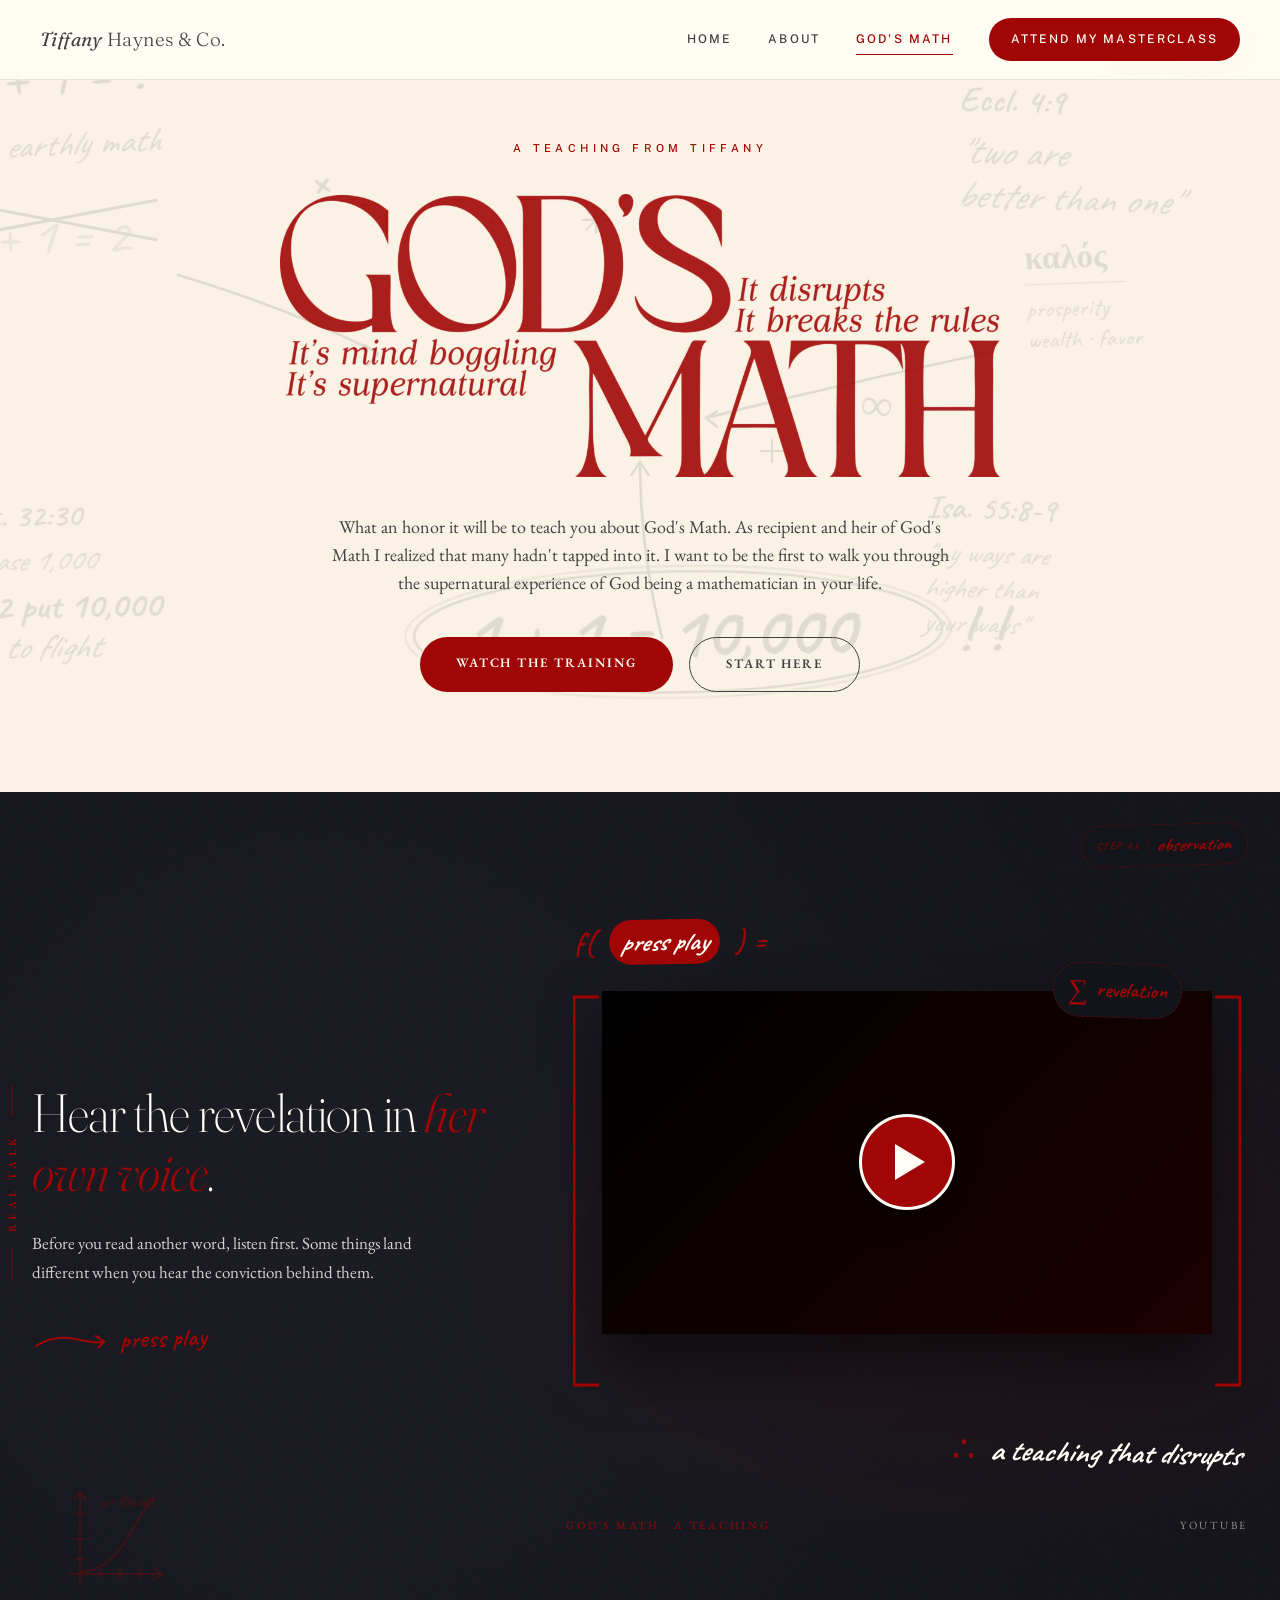
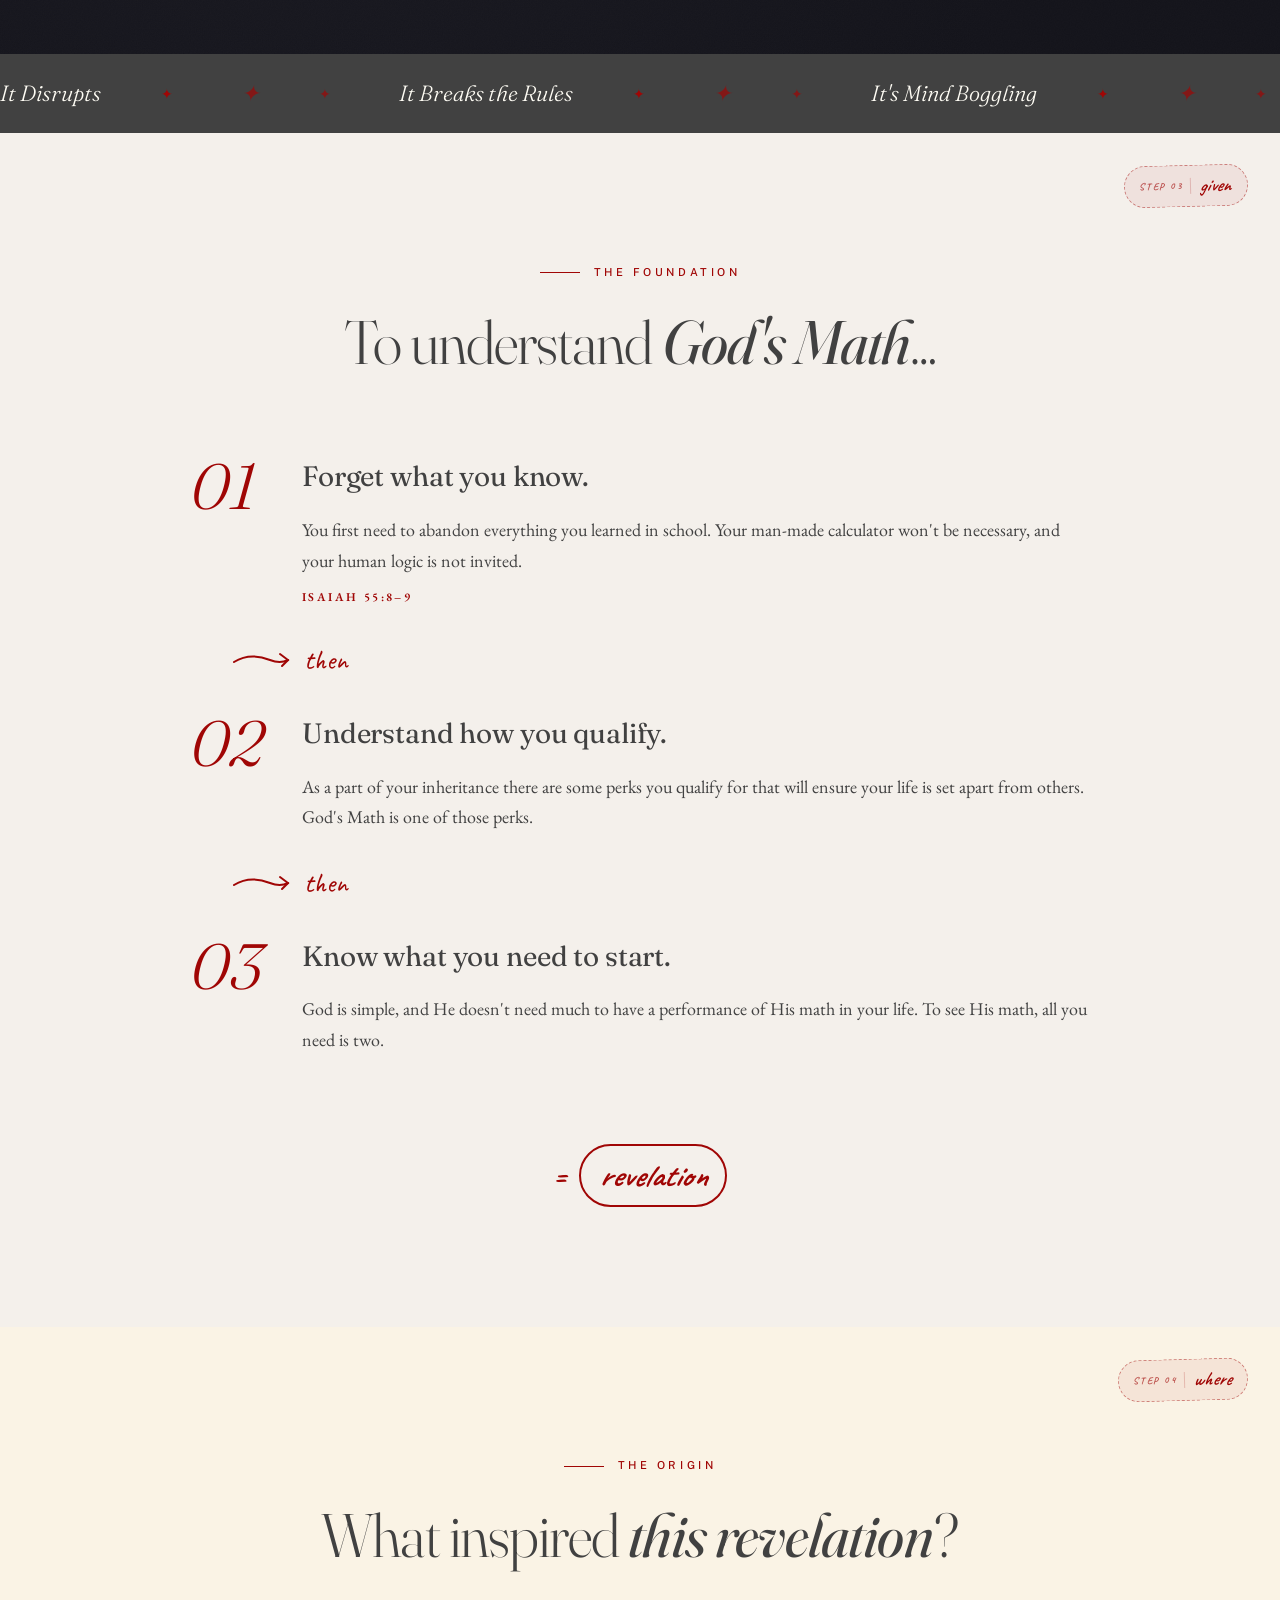
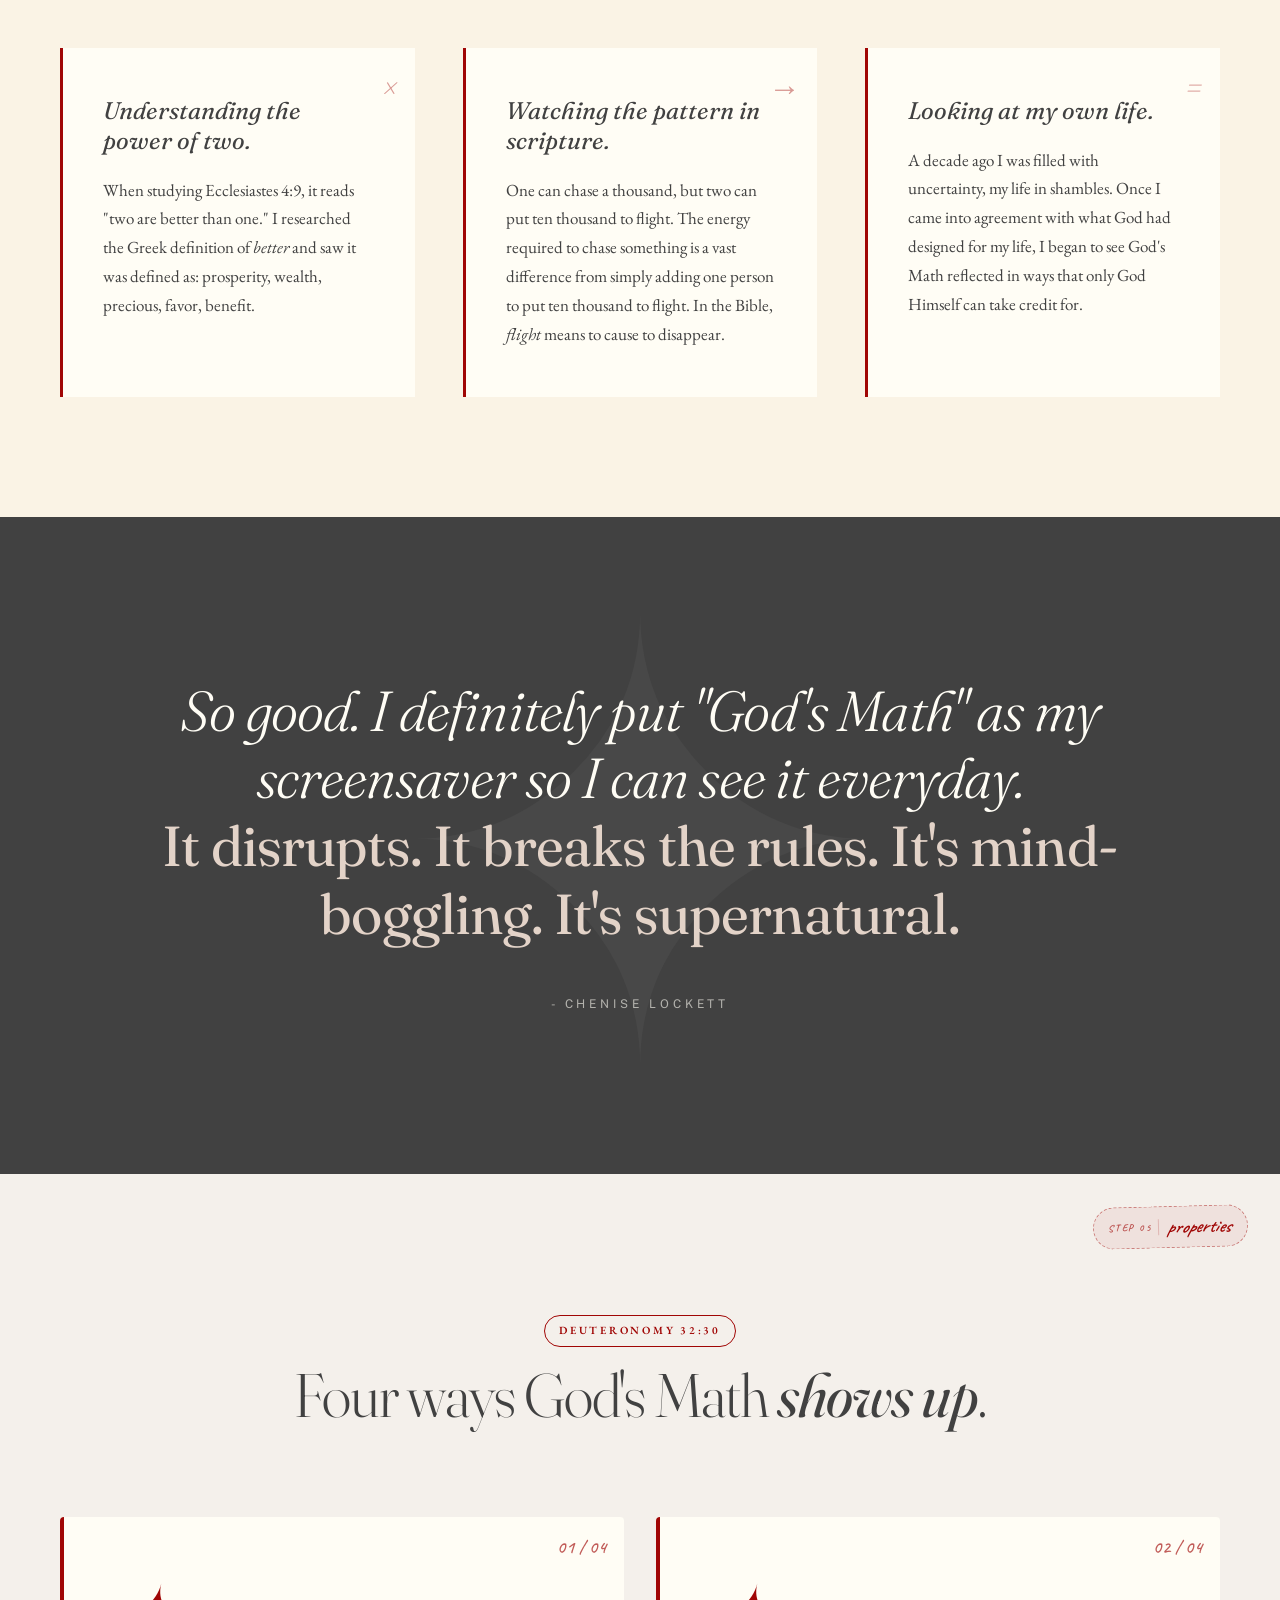
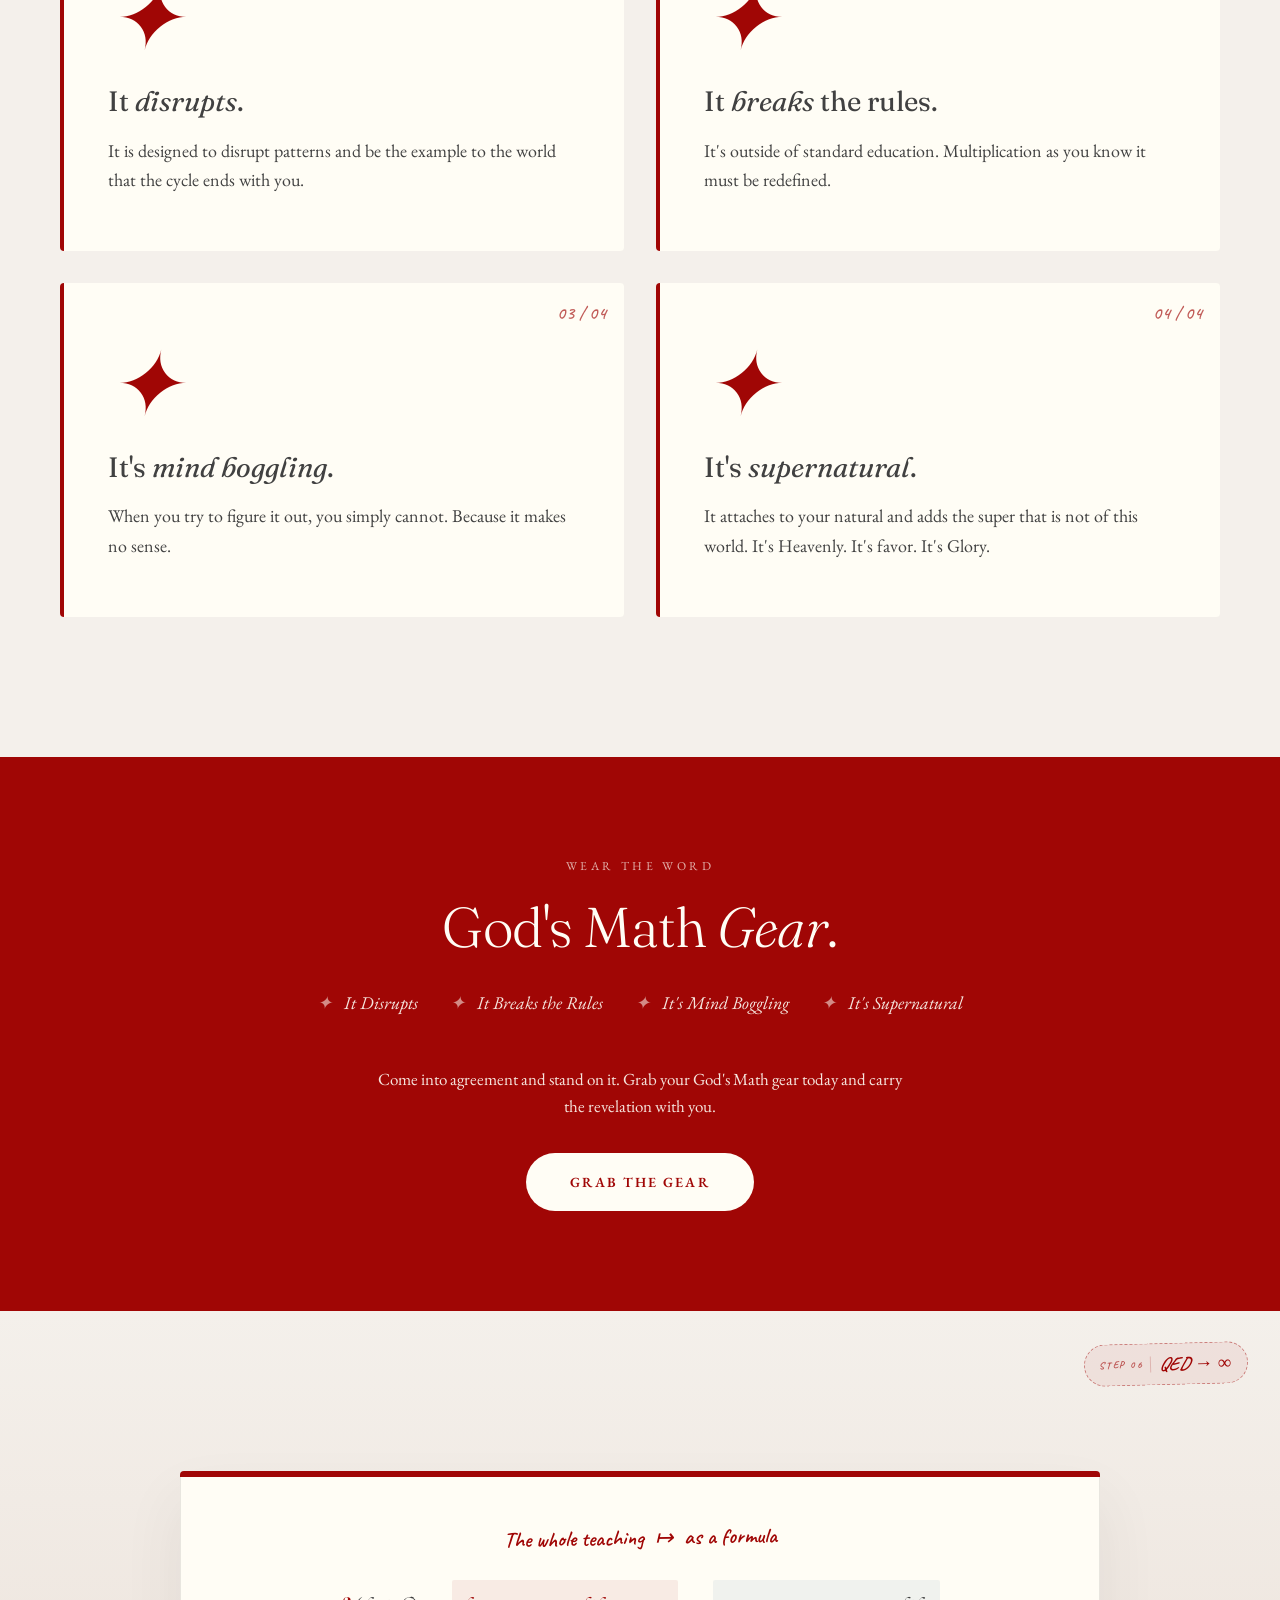
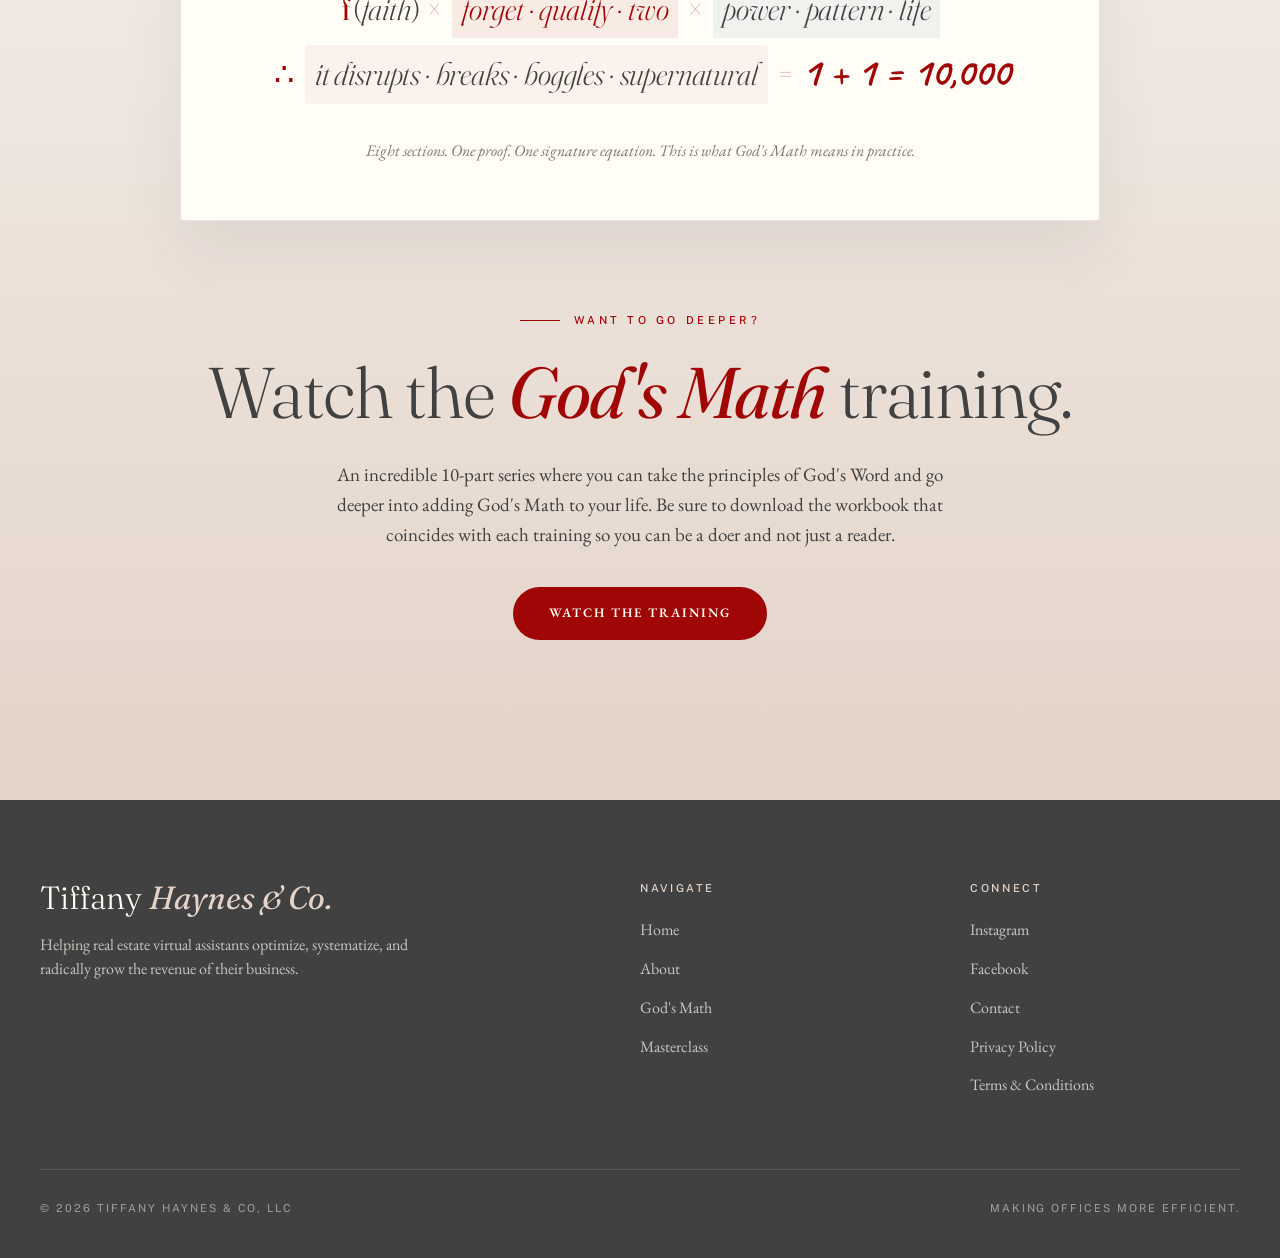
<file: gods-math.html>
<!DOCTYPE html>
<html lang="en">
<head>
<meta charset="UTF-8" />
<meta name="theme-color" content="#FAF6EF">
<meta name="viewport" content="width=device-width, initial-scale=1.0" />
<title>God's Math — Tiffany Haynes & Co.</title>
<meta name="description" content="The supernatural formula where God's partnership creates exponential results. 1 + 1 = 10,000." />
<link rel="preconnect" href="https://fonts.googleapis.com">
<link rel="preconnect" href="https://fonts.gstatic.com" crossorigin>
<link href="https://fonts.googleapis.com/css2?family=Fraunces:ital,opsz,wght@0,9..144,200;0,9..144,300;0,9..144,400;0,9..144,500;0,9..144,600;1,9..144,400;1,9..144,500&family=EB+Garamond:ital,wght@0,400;0,500;1,400&family=Public+Sans:wght@300;400;500;600&family=Caveat:wght@400;500;600;700&display=swap" rel="stylesheet">
<style>
/* === SHARED DESIGN SYSTEM (inlined from styles.css) === */
/* ============================================
   TIFFANY HAYNES & CO. — Site Stylesheet
   Brand merge: THCO official palette + warmth
   from existing tiffanyhaynesco.com
   ============================================ */

:root {
  /* Brand colors */
  --cream:        #FFFDF5;
  --cream-warm:   #FAF3E5;
  --linen:        #F4F0EB;
  --stone:        #E3D3C8;
  --stone-deep:   #D4BFB1;
  --red:          #A00605;
  --red-dark:     #7A0404;
  --charcoal:     #414141;
  --charcoal-soft:#6b6b6b;
  --charcoal-mute:#9a9a9a;
  --line:         rgba(65, 65, 65, 0.12);
  --line-soft:    rgba(65, 65, 65, 0.06);

  /* Typography */
  --font-display: "Fraunces", "Times New Roman", serif;
  --font-body:    "EB Garamond", Georgia, serif;
  --font-ui:      "Public Sans", system-ui, sans-serif;

  /* Layout */
  --max:    1240px;
  --max-narrow: 920px;
  --pad:    40px;
}

*, *::before, *::after { box-sizing: border-box; margin: 0; padding: 0; }
html { scroll-behavior: smooth; }
body {
  font-family: var(--font-body);
  background: var(--cream);
  color: var(--charcoal);
  font-size: 18px;
  line-height: 1.6;
  -webkit-font-smoothing: antialiased;
  overflow-x: hidden;
}

/* Subtle paper grain over everything */
body::before {
  content: "";
  position: fixed;
  inset: 0;
  pointer-events: none;
  opacity: 0.32;
  z-index: 1;
  background-image: url("data:image/svg+xml;utf8,<svg xmlns='http://www.w3.org/2000/svg' width='200' height='200'><filter id='n'><feTurbulence type='fractalNoise' baseFrequency='0.85' numOctaves='2' stitchTiles='stitch'/><feColorMatrix values='0 0 0 0 0.25  0 0 0 0 0.25  0 0 0 0 0.25  0 0 0 0.05 0'/></filter><rect width='100%25' height='100%25' filter='url(%23n)'/></svg>");
}

img { max-width: 100%; display: block; }
a { color: inherit; text-decoration: none; }
button { font-family: inherit; cursor: pointer; border: none; background: none; }

/* ============ NAVIGATION ============ */
.nav {
  position: fixed;
  top: 0; left: 0; right: 0;
  z-index: 50;
  padding: 18px 40px;
  display: flex;
  justify-content: space-between;
  align-items: center;
  background: rgba(255, 253, 245, 0.88);
  backdrop-filter: blur(14px);
  -webkit-backdrop-filter: blur(14px);
  border-bottom: 1px solid var(--line);
}
.nav-mark {
  font-family: var(--font-display);
  font-weight: 400;
  font-size: 19px;
  letter-spacing: 0.02em;
  font-style: italic;
  color: var(--charcoal);
}
.nav-mark span {
  font-style: normal;
  font-weight: 300;
}
.nav-links {
  display: flex;
  align-items: center;
  gap: 36px;
}
.nav-link {
  font-family: var(--font-ui);
  font-size: 12px;
  font-weight: 500;
  letter-spacing: 0.18em;
  text-transform: uppercase;
  color: var(--charcoal);
  position: relative;
  transition: color 0.2s;
}
.nav-link::after {
  content: "";
  position: absolute;
  left: 0; right: 0;
  bottom: -6px;
  height: 1px;
  background: var(--red);
  transform: scaleX(0);
  transition: transform 0.3s ease;
  transform-origin: left;
}
.nav-link:hover::after,
.nav-link.active::after {
  transform: scaleX(1);
}
.nav-link.active {
  color: var(--red);
}
.nav-cta {
  font-family: var(--font-ui);
  font-size: 12px;
  font-weight: 500;
  letter-spacing: 0.18em;
  text-transform: uppercase;
  color: var(--cream);
  background: var(--red);
  padding: 12px 22px;
  border-radius: 999px;
  transition: transform 0.3s ease, opacity 0.3s ease, background-color 0.3s ease, color 0.3s ease, border-color 0.3s ease, box-shadow 0.3s ease;
}
.nav-cta:hover {
  background: var(--red-dark);
  transform: translateY(-1px);
}
.nav-toggle {
  display: none;
  flex-direction: column;
  gap: 5px;
  cursor: pointer;
  padding: 8px;
  /* Vercel: 44px mobile hit target minimum */
  min-width: 44px;
  min-height: 44px;
  align-items: center;
  justify-content: center;
  background: transparent;
  border: none;
}
.nav-toggle span {
  display: block;
  width: 22px;
  height: 1.5px;
  background: var(--charcoal);
  transition: 0.3s;
}

/* ============ COMMON SECTIONS ============ */
section { position: relative; z-index: 2; }
.container {
  max-width: var(--max);
  margin: 0 auto;
  padding: 0 var(--pad);
}
.container-narrow {
  max-width: var(--max-narrow);
  margin: 0 auto;
  padding: 0 var(--pad);
}

.section-eyebrow {
  font-family: var(--font-ui);
  font-size: 11px;
  font-weight: 500;
  letter-spacing: 0.32em;
  text-transform: uppercase;
  color: var(--red);
  display: inline-flex;
  align-items: center;
  gap: 14px;
  margin-bottom: 28px;
}
.section-eyebrow::before {
  content: "";
  height: 1px;
  width: 40px;
  background: var(--red);
}
.section-eyebrow.center {
  margin-left: auto;
  margin-right: auto;
}

.section-title {
  font-family: var(--font-display);
  font-weight: 300;
  font-size: clamp(36px, 4.8vw, 68px);
  line-height: 1.05;
  letter-spacing: -0.015em;
  color: var(--charcoal);
  font-variation-settings: "opsz" 144;
}
.section-title em {
  font-style: italic;
  font-weight: 400;
}

.btn-primary {
  font-family: var(--font-ui);
  font-size: 13px;
  font-weight: 500;
  letter-spacing: 0.18em;
  text-transform: uppercase;
  background: var(--red);
  color: var(--cream);
  padding: 18px 34px;
  border-radius: 999px;
  transition: transform 0.3s ease, opacity 0.3s ease, background-color 0.3s ease, color 0.3s ease, border-color 0.3s ease, box-shadow 0.3s ease;
  display: inline-flex;
  align-items: center;
  gap: 12px;
}
.btn-primary:hover {
  background: var(--red-dark);
  transform: translateY(-2px);
}
.btn-primary svg { transition: transform 0.3s ease; }
.btn-primary:hover svg { transform: translateX(4px); }

.btn-ghost {
  font-family: var(--font-ui);
  font-size: 12px;
  font-weight: 500;
  letter-spacing: 0.18em;
  text-transform: uppercase;
  color: var(--charcoal);
  border: 1px solid var(--charcoal);
  padding: 14px 28px;
  border-radius: 999px;
  transition: transform 0.3s ease, opacity 0.3s ease, background-color 0.3s ease, color 0.3s ease, border-color 0.3s ease, box-shadow 0.3s ease;
  display: inline-flex;
  align-items: center;
  gap: 10px;
}
.btn-ghost:hover {
  background: var(--charcoal);
  color: var(--cream);
}

/* ============ FOOTER ============ */
.footer {
  padding: 80px 40px 40px;
  background: var(--charcoal);
  color: var(--cream);
  position: relative;
  z-index: 2;
}
.footer-top {
  max-width: var(--max);
  margin: 0 auto;
  display: grid;
  grid-template-columns: 2fr 1fr 1fr;
  gap: 60px;
  padding-bottom: 60px;
  border-bottom: 1px solid rgba(255, 253, 245, 0.12);
}
.footer-brand {
  font-family: var(--font-display);
  font-weight: 300;
  font-size: 32px;
  line-height: 1.1;
  margin-bottom: 18px;
}
.footer-brand em {
  font-style: italic;
  font-weight: 400;
  color: var(--stone);
}
.footer-tag {
  font-family: var(--font-body);
  font-size: 16px;
  line-height: 1.5;
  color: rgba(255, 253, 245, 0.7);
  max-width: 380px;
}
.footer-col h4 {
  font-family: var(--font-ui);
  font-size: 11px;
  font-weight: 500;
  letter-spacing: 0.24em;
  text-transform: uppercase;
  color: var(--stone);
  margin-bottom: 18px;
}
.footer-col ul { list-style: none; }
.footer-col li { margin-bottom: 10px; }
.footer-col a {
  font-family: var(--font-body);
  font-size: 16px;
  color: rgba(255, 253, 245, 0.7);
  transition: color 0.2s;
}
.footer-col a:hover { color: var(--cream); }

.footer-bottom {
  max-width: var(--max);
  margin: 0 auto;
  padding-top: 30px;
  display: flex;
  justify-content: space-between;
  align-items: center;
  font-family: var(--font-ui);
  font-size: 11px;
  letter-spacing: 0.18em;
  text-transform: uppercase;
  color: rgba(255, 253, 245, 0.5);
}

/* ============ SCROLL REVEAL ============ */
.reveal-on-scroll {
  opacity: 0;
  transform: translateY(30px);
  transition: opacity 0.9s ease, transform 0.9s ease;
}
.reveal-on-scroll.visible {
  opacity: 1;
  transform: translateY(0);
}

/* ============ MARQUEE ============ */
.marquee {
  background: var(--charcoal);
  color: var(--cream);
  overflow: hidden;
  padding: 22px 0;
  position: relative;
  z-index: 2;
}
.marquee-track {
  display: flex;
  white-space: nowrap;
  animation: scroll 38s linear infinite;
  gap: 60px;
  font-family: var(--font-display);
  font-style: italic;
  font-weight: 300;
  font-size: 22px;
}
.marquee-track span {
  display: inline-flex;
  align-items: center;
  gap: 60px;
}
.marquee-track span::after {
  content: "✦";
  font-style: normal;
  color: var(--red);
  font-size: 14px;
}
@keyframes scroll {
  from { transform: translateX(0); }
  to   { transform: translateX(-50%); }
}

/* ============ RESPONSIVE NAV + GLOBAL ============ */
@media (max-width: 900px) {
  .nav { padding: 14px 22px; }
  .nav-links {
    position: fixed;
    top: 60px;
    left: 0;
    right: 0;
    background: var(--cream);
    flex-direction: column;
    gap: 24px;
    padding: 32px 22px;
    border-bottom: 1px solid var(--line);
    transform: translateY(-110%);
    transition: transform 0.3s ease;
  }
  .nav-links.open { transform: translateY(0); }
  .nav-toggle { display: flex; }

  .footer { padding: 60px 22px 30px; }
  .footer-top {
    grid-template-columns: 1fr;
    gap: 36px;
    padding-bottom: 40px;
  }
  .footer-bottom {
    flex-direction: column;
    gap: 12px;
    text-align: center;
  }
  .container, .container-narrow { padding: 0 22px; }
  :root { --pad: 22px; }
}


/* === PAGE-SPECIFIC === */

/* ============ GOD'S MATH — page-specific ============ */

/* Hero */
.gm-hero {
  min-height: 90vh;
  padding: 160px 40px 100px;
  background:
    radial-gradient(circle at 20% 80%, var(--stone) 0%, transparent 60%),
    radial-gradient(circle at 80% 20%, var(--cream-warm) 0%, transparent 50%),
    var(--cream);
  position: relative;
  z-index: 2;
  display: grid;
  align-items: center;
  overflow: hidden;
}
.gm-hero::after {
  content: "";
  position: absolute;
  bottom: 60px;
  right: 60px;
  font-family: var(--font-display);
  font-style: italic;
  font-weight: 200;
  font-size: clamp(180px, 30vw, 480px);
  line-height: 1;
  color: var(--stone);
  opacity: 0.55;
  pointer-events: none;
  font-variation-settings: "opsz" 144;
}
.gm-hero-inner {
  max-width: var(--max);
  margin: 0 auto;
  position: relative;
  z-index: 2;
  text-align: center;
}
.gm-hero-eyebrow {
  font-family: var(--font-ui);
  font-size: 11px;
  font-weight: 500;
  letter-spacing: 0.4em;
  text-transform: uppercase;
  color: var(--red);
  margin-bottom: 36px;
}
.gm-hero-title {
  font-family: var(--font-display);
  font-weight: 200;
  font-size: clamp(60px, 9vw, 160px);
  line-height: 0.92;
  letter-spacing: -0.03em;
  color: var(--charcoal);
  font-variation-settings: "opsz" 144;
}
.gm-hero-title em {
  font-style: italic;
  font-weight: 300;
  color: var(--red);
}
.gm-hero-equation {
  font-family: var(--font-display);
  font-style: italic;
  font-weight: 300;
  font-size: clamp(28px, 3.6vw, 56px);
  line-height: 1.2;
  color: var(--charcoal);
  margin-top: 48px;
  letter-spacing: -0.01em;
}
.gm-hero-equation .eq {
  font-style: normal;
  color: var(--red);
  font-weight: 400;
}
.gm-hero-sub {
  font-family: var(--font-body);
  font-size: clamp(18px, 1.4vw, 22px);
  line-height: 1.55;
  color: var(--charcoal);
  margin-top: 32px;
  max-width: 640px;
  margin-left: auto;
  margin-right: auto;
}

/* Definition */
.gm-def {
  padding: 140px 0;
  background: var(--cream);
}
.gm-def-grid {
  display: grid;
  grid-template-columns: 1fr 1.4fr;
  gap: 80px;
  align-items: start;
}
.gm-def-title {
  font-family: var(--font-display);
  font-weight: 300;
  font-size: clamp(34px, 4vw, 56px);
  line-height: 1.05;
  letter-spacing: -0.015em;
  color: var(--charcoal);
}
.gm-def-title em { font-style: italic; font-weight: 400; color: var(--red); }
.gm-def-body p {
  font-family: var(--font-body);
  font-size: 19px;
  line-height: 1.75;
  color: var(--charcoal);
  margin-bottom: 22px;
}
.gm-def-body p.lede {
  font-family: var(--font-display);
  font-weight: 300;
  font-style: italic;
  font-size: clamp(22px, 2vw, 28px);
  line-height: 1.4;
  color: var(--charcoal);
  margin-bottom: 32px;
}

/* Principles */
.gm-principles {
  padding: 140px 0;
  background: var(--linen);
}
.gm-principles-header {
  text-align: center;
  margin-bottom: 90px;
  max-width: 720px;
  margin-left: auto;
  margin-right: auto;
}
.gm-principles-header .section-eyebrow {
  justify-content: center;
}
.gm-principles-header .section-eyebrow::before { display: none; }
.gm-principles-header .section-eyebrow::after {
  content: "";
  height: 1px;
  width: 40px;
  background: var(--red);
}
.gm-principles-grid {
  display: grid;
  grid-template-columns: repeat(2, 1fr);
  gap: 32px;
}
.principle-card {
  background: var(--cream);
  padding: 56px 48px;
  border-radius: 4px;
  position: relative;
  overflow: hidden;
}
.principle-card::before {
  content: "";
  position: absolute;
  top: 0;
  left: 0;
  width: 4px;
  height: 100%;
  background: var(--red);
}
.principle-symbol {
  font-family: var(--font-display);
  font-weight: 200;
  font-style: italic;
  font-size: 88px;
  line-height: 1;
  color: var(--red);
  margin-bottom: 24px;
  font-variation-settings: "opsz" 144;
}
.principle-title {
  font-family: var(--font-display);
  font-weight: 400;
  font-size: 28px;
  line-height: 1.15;
  margin-bottom: 18px;
  color: var(--charcoal);
}
.principle-title em { font-style: italic; }
.principle-body {
  font-family: var(--font-body);
  font-size: 18px;
  line-height: 1.65;
  color: var(--charcoal);
}

/* Big quote */
.gm-quote {
  padding: 160px 0;
  background: var(--charcoal);
  color: var(--cream);
  text-align: center;
  position: relative;
  overflow: hidden;
}
.gm-quote::before {
  content: "✦";
  position: absolute;
  top: 50%;
  left: 50%;
  transform: translate(-50%, -50%);
  font-size: 600px;
  color: rgba(255, 253, 245, 0.04);
  pointer-events: none;
  line-height: 1;
}
.gm-quote-text {
  position: relative;
  z-index: 2;
  font-family: var(--font-display);
  font-weight: 300;
  font-style: italic;
  font-size: clamp(32px, 4.4vw, 64px);
  line-height: 1.2;
  letter-spacing: -0.015em;
  max-width: 1040px;
  margin: 0 auto;
}
.gm-quote-text span {
  color: var(--stone);
  font-style: normal;
  font-weight: 400;
}
.gm-quote-attr {
  margin-top: 48px;
  font-family: var(--font-ui);
  font-size: 12px;
  letter-spacing: 0.32em;
  text-transform: uppercase;
  color: rgba(255, 253, 245, 0.6);
  position: relative;
  z-index: 2;
}

/* In Practice */
.gm-practice {
  padding: 140px 0;
  background: var(--cream);
}
.gm-practice-header {
  display: grid;
  grid-template-columns: 1fr 1fr;
  gap: 80px;
  align-items: end;
  margin-bottom: 80px;
}
.gm-practice-list {
  border-top: 1px solid var(--line);
}
.practice-item {
  display: grid;
  grid-template-columns: 80px 1fr 2fr;
  gap: 60px;
  padding: 48px 0;
  border-bottom: 1px solid var(--line);
  align-items: start;
}
.practice-num {
  font-family: var(--font-display);
  font-weight: 200;
  font-style: italic;
  font-size: 44px;
  line-height: 1;
  color: var(--red);
  font-variation-settings: "opsz" 144;
}
.practice-title {
  font-family: var(--font-display);
  font-weight: 400;
  font-size: 26px;
  line-height: 1.15;
  color: var(--charcoal);
}
.practice-title em { font-style: italic; }
.practice-body {
  font-family: var(--font-body);
  font-size: 18px;
  line-height: 1.65;
  color: var(--charcoal);
}

/* Final */
.gm-final {
  padding: 160px 0;
  background: linear-gradient(180deg, var(--linen) 0%, var(--stone) 100%);
  text-align: center;
}
.gm-final h2 {
  font-family: var(--font-display);
  font-weight: 300;
  font-size: clamp(44px, 5.6vw, 80px);
  line-height: 0.98;
  letter-spacing: -0.02em;
  color: var(--charcoal);
  max-width: 920px;
  margin: 0 auto 32px;
}
.gm-final h2 em { font-style: italic; font-weight: 400; color: var(--red); }
.gm-final p {
  font-family: var(--font-body);
  font-size: 19px;
  line-height: 1.6;
  color: var(--charcoal);
  max-width: 560px;
  margin: 0 auto 44px;
}

/* Proposal note */
.proposal-note {
  position: fixed;
  bottom: 24px;
  left: 24px;
  z-index: 60;
  background: var(--red);
  color: var(--cream);
  padding: 12px 18px;
  border-radius: 4px;
  font-family: var(--font-ui);
  font-size: 11px;
  letter-spacing: 0.18em;
  text-transform: uppercase;
  font-weight: 500;
  max-width: 280px;
  box-shadow: 0 8px 24px rgba(65, 65, 65, 0.25);
  cursor: pointer;
}
.proposal-note small {
  display: block;
  font-family: var(--font-body);
  font-style: italic;
  font-size: 13px;
  letter-spacing: 0;
  text-transform: none;
  font-weight: 400;
  margin-top: 4px;
  opacity: 0.85;
}

@media (max-width: 900px) {
  .gm-hero { padding: 120px 22px 80px; }
  .gm-def-grid, .gm-practice-header { grid-template-columns: 1fr; gap: 32px; }
  .gm-principles-grid { grid-template-columns: 1fr; }
  .principle-card { padding: 36px 28px; }
  .practice-item { grid-template-columns: 1fr; gap: 18px; padding: 36px 0; }
  .gm-def, .gm-principles, .gm-quote, .gm-practice, .gm-final { padding: 80px 0; }
  .proposal-note { bottom: 16px; left: 16px; right: 16px; max-width: none; }
}

/* ============ GOD'S MATH PAGE ADDITIONS ============ */

/* Video section — dark frame for the YouTube embed */
.gm-video {
  background: var(--charcoal);
  padding: 100px 0;
  position: relative;
}
.gm-video-eyebrow {
  text-align: center;
  font-family: var(--font-utility);
  font-size: 12px;
  letter-spacing: 0.3em;
  text-transform: uppercase;
  color: var(--cream);
  opacity: 0.6;
  margin-bottom: 24px;
}
.gm-video-title {
  text-align: center;
  font-family: var(--font-display);
  font-size: clamp(28px, 4vw, 44px);
  color: var(--cream);
  font-weight: 300;
  line-height: 1.15;
  margin-bottom: 48px;
  letter-spacing: -0.01em;
}
.gm-video-title em {
  font-style: italic;
  color: var(--stone-deep);
}
.gm-video-frame {
  max-width: 960px;
  margin: 0 auto;
  position: relative;
  padding-bottom: 56.25%;
  height: 0;
  overflow: hidden;
  border-radius: 4px;
  box-shadow: 0 30px 60px rgba(0,0,0,0.4);
}
.gm-video-frame iframe {
  position: absolute;
  top: 0; left: 0;
  width: 100%;
  height: 100%;
  border: 0;
}

/* Inspired-by section — three stories of revelation */
.gm-inspired {
  background: var(--cream-warm);
  padding: 120px 0;
}
.gm-inspired-header {
  text-align: center;
  max-width: 760px;
  margin: 0 auto 80px;
}
.gm-inspired-grid {
  display: grid;
  grid-template-columns: repeat(3, 1fr);
  gap: 48px;
  max-width: 1200px;
  margin: 0 auto;
}
.gm-inspired-card {
  background: var(--cream);
  padding: 48px 40px;
  border-left: 3px solid var(--red);
}
.gm-inspired-card h3 {
  font-family: var(--font-display);
  font-size: 24px;
  font-weight: 400;
  color: var(--charcoal);
  margin-bottom: 20px;
  line-height: 1.25;
  font-style: italic;
}
.gm-inspired-card p {
  font-family: var(--font-body);
  font-size: 17px;
  line-height: 1.7;
  color: var(--charcoal);
}
@media (max-width: 900px) {
  .gm-inspired-grid { grid-template-columns: 1fr; gap: 24px; }
  .gm-inspired-card { padding: 36px 28px; }
}

/* God's Math Gear / merch section */
.gm-gear {
  background: var(--red);
  color: var(--cream);
  padding: 100px 0;
  text-align: center;
}
.gm-gear-eyebrow {
  font-family: var(--font-utility);
  font-size: 12px;
  letter-spacing: 0.3em;
  text-transform: uppercase;
  opacity: 0.7;
  margin-bottom: 20px;
}
.gm-gear-title {
  font-family: var(--font-display);
  font-size: clamp(36px, 5vw, 56px);
  font-weight: 300;
  line-height: 1.1;
  margin-bottom: 32px;
  letter-spacing: -0.01em;
}
.gm-gear-title em { font-style: italic; }
.gm-gear-tags {
  display: flex;
  flex-wrap: wrap;
  justify-content: center;
  gap: 12px 32px;
  max-width: 700px;
  margin: 0 auto 48px;
  font-family: var(--font-body);
  font-style: italic;
  font-size: 18px;
  opacity: 0.9;
}
.gm-gear-tags span::before { content: "✦"; margin-right: 12px; opacity: 0.6; }
.gm-gear-cta {
  display: inline-block;
  background: var(--cream);
  color: var(--red);
  padding: 18px 44px;
  font-family: var(--font-utility);
  font-size: 14px;
  font-weight: 600;
  letter-spacing: 0.15em;
  text-transform: uppercase;
  text-decoration: none;
  border-radius: 999px;
  transition: transform 0.2s, box-shadow 0.2s;
}
.gm-gear-cta:hover {
  transform: translateY(-2px);
  box-shadow: 0 12px 24px rgba(0,0,0,0.2);
}

/* "How to Understand" three-step section */
.gm-understand {
  background: var(--linen);
  padding: 120px 0;
}
.gm-understand-header {
  text-align: center;
  max-width: 760px;
  margin: 0 auto 80px;
}
.gm-understand-steps {
  max-width: 900px;
  margin: 0 auto;
  display: flex;
  flex-direction: column;
  gap: 56px;
}
.gm-understand-step {
  display: grid;
  grid-template-columns: 80px 1fr;
  gap: 32px;
  align-items: start;
}
.gm-understand-num {
  font-family: var(--font-display);
  font-size: 64px;
  font-weight: 300;
  color: var(--red);
  font-style: italic;
  line-height: 1;
}
.gm-understand-content h3 {
  font-family: var(--font-display);
  font-size: 28px;
  font-weight: 400;
  color: var(--charcoal);
  margin-bottom: 16px;
  letter-spacing: -0.005em;
}
.gm-understand-content p {
  font-family: var(--font-body);
  font-size: 18px;
  line-height: 1.7;
  color: var(--charcoal);
}
.gm-understand-content .scripture {
  display: inline-block;
  margin-top: 12px;
  font-family: var(--font-utility);
  font-size: 12px;
  letter-spacing: 0.2em;
  text-transform: uppercase;
  color: var(--red);
  font-weight: 600;
}
@media (max-width: 700px) {
  .gm-understand-step { grid-template-columns: 1fr; gap: 12px; }
  .gm-understand-num { font-size: 48px; }
}

/* Scripture badge for the 4 attributes section */
.scripture-badge {
  display: inline-block;
  font-family: var(--font-utility);
  font-size: 11px;
  letter-spacing: 0.25em;
  text-transform: uppercase;
  color: var(--red);
  font-weight: 600;
  margin-bottom: 16px;
  padding: 6px 14px;
  border: 1px solid var(--red);
  border-radius: 999px;
}

/* Hero CTAs — dual button layout */
.gm-hero-ctas {
  display: flex;
  flex-wrap: wrap;
  justify-content: center;
  gap: 16px;
  margin-top: 40px;
}
.gm-hero-cta-primary,
.gm-hero-cta-secondary {
  display: inline-block;
  padding: 16px 36px;
  font-family: var(--font-utility);
  font-size: 13px;
  font-weight: 600;
  letter-spacing: 0.15em;
  text-transform: uppercase;
  text-decoration: none;
  border-radius: 999px;
  transition: transform 0.2s, box-shadow 0.2s, background-color 0.2s;
}
.gm-hero-cta-primary {
  background: var(--red);
  color: var(--cream);
}
.gm-hero-cta-primary:hover {
  transform: translateY(-2px);
  box-shadow: 0 12px 24px rgba(160,6,5,0.25);
}
.gm-hero-cta-secondary {
  background: transparent;
  color: var(--charcoal);
  border: 1.5px solid var(--charcoal);
}
.gm-hero-cta-secondary:hover {
  background: var(--charcoal);
  color: var(--cream);
}


/* ============ GOD'S MATH HERO — REDESIGN OVERRIDE ============ */
/* Replaces the text-based H1 with the actual brand logo image,
   adds a pencil-sketch math formula layer behind it. */

.gm-hero {
  min-height: auto;
  padding: 140px 24px 100px;
  background: var(--cream-warm);
  position: relative;
  overflow: hidden;
  isolation: isolate;
  z-index: 1;
}
.gm-hero::after {
  /* kill the giant decorative letter from the old design */
  content: none !important;
  display: none !important;
}
.gm-hero-sketch {
  position: absolute;
  inset: 0;
  z-index: 0;
  pointer-events: none;
  opacity: 0.13;
  color: var(--charcoal);
  font-family: 'Caveat', cursive;
  user-select: none;
}
.gm-hero-sketch svg {
  width: 100%;
  height: 100%;
  display: block;
}
.gm-hero-inner {
  position: relative;
  z-index: 2;
  max-width: 980px;
  margin: 0 auto;
  text-align: center;
}
.gm-hero-logo {
  display: block;
  width: 100%;
  max-width: 720px;
  height: auto;
  margin: 0 auto 36px;
}
.gm-hero-logo img {
  display: block;
  width: 100%;
  height: auto;
}
@media (max-width: 700px) {
  .gm-hero { padding: 90px 20px 70px; }
  .gm-hero-logo { max-width: 92%; margin-bottom: 28px; }
  .gm-hero-sketch { opacity: 0.09; }
}


/* ============ VIDEO SECTION — EDITORIAL REDESIGN ============ */
/* Replaces "big video on dark background" with a composed two-column scene. */

.gm-video {
  /* Layered backdrop:
     1. Warm red glow behind the video (right side only, never under text)
     2. Subtle radial dark gradient for atmosphere
     3. Graph paper grid lines (very low opacity) — the math notebook substrate
     4. Solid near-black base */
  background:
    radial-gradient(ellipse 60% 50% at 78% 55%, rgba(160,6,5,0.10) 0%, transparent 70%),
    radial-gradient(circle at 25% 50%, #1a1a22 0%, #13131a 75%),
    repeating-linear-gradient(0deg,  rgba(253,251,245,0.025) 0 1px, transparent 1px 56px),
    repeating-linear-gradient(90deg, rgba(253,251,245,0.025) 0 1px, transparent 1px 56px),
    #13131a;
  padding: 120px 0;
  position: relative;
  overflow: hidden;
}
/* Subtle paper-grain noise overlay */
.gm-video::before {
  content: '';
  position: absolute; inset: 0;
  background-image: url("data:image/svg+xml,%3Csvg xmlns='http://www.w3.org/2000/svg' width='200' height='200'%3E%3Cfilter id='n'%3E%3CfeTurbulence type='fractalNoise' baseFrequency='0.85' numOctaves='2'/%3E%3CfeColorMatrix values='0 0 0 0 0.95 0 0 0 0 0.92 0 0 0 0 0.85 0 0 0 0.04 0'/%3E%3C/filter%3E%3Crect width='100%25' height='100%25' filter='url(%23n)'/%3E%3C/svg%3E");
  pointer-events: none;
  opacity: 0.5;
}

.gm-video-grid {
  position: relative;
  z-index: 2;
  max-width: 1280px;
  margin: 0 auto;
  padding: 0 32px;
  display: grid;
  grid-template-columns: 1fr 1.5fr;
  gap: 80px;
  align-items: center;
}

/* LEFT column — vertical eyebrow rail + editorial title */
.gm-video-text { position: relative; }
.gm-video-rail {
  position: absolute;
  top: 0;
  left: -50px;
  height: 200px;
  width: 60px;
  display: flex;
  align-items: center;
  justify-content: center;
}
.gm-video-rail span {
  transform: rotate(-90deg);
  white-space: nowrap;
  font-family: var(--font-utility);
  font-size: 11px;
  font-weight: 600;
  letter-spacing: 0.4em;
  text-transform: uppercase;
  color: var(--red);
  display: inline-flex;
  align-items: center;
  gap: 16px;
}
.gm-video-rail span::before,
.gm-video-rail span::after {
  content: '';
  width: 32px;
  height: 1px;
  background: var(--red);
  opacity: 0.6;
}
.gm-video-text h2 {
  font-family: var(--font-display);
  font-size: clamp(36px, 4.2vw, 56px);
  font-weight: 200;
  line-height: 1.1;
  color: var(--cream);
  letter-spacing: -0.015em;
  margin-bottom: 28px;
  font-variation-settings: "opsz" 144;
}
.gm-video-text h2 em {
  font-style: italic;
  color: var(--red);
  font-weight: 300;
}
.gm-video-text p {
  font-family: var(--font-body);
  font-size: 17px;
  line-height: 1.7;
  color: rgba(253, 251, 245, 0.82);
  max-width: 380px;
  margin-bottom: 24px;
}
.gm-video-handwrite {
  font-family: 'Caveat', cursive;
  font-size: 26px;
  font-weight: 600;
  color: var(--red);
  display: inline-flex;
  align-items: center;
  gap: 8px;
  transform: rotate(-2deg);
  margin-top: 8px;
}
.gm-video-handwrite svg {
  width: 80px;
  height: 30px;
  flex-shrink: 0;
}

/* RIGHT column — the video with offset poster + corner brackets */
.gm-video-stage {
  position: relative;
  isolation: isolate;
}
/* Brand-red offset block behind the video, pinned-poster effect */
.gm-video-stage::before {
  content: '';
  position: absolute;
  top: 24px;
  left: 24px;
  width: 100%;
  padding-bottom: 56.25%;
  background: var(--red);
  z-index: 0;
  border-radius: 2px;
}
.gm-video-frame {
  position: relative;
  z-index: 1;
  width: 100%;
  padding-bottom: 56.25%;
  height: 0;
  background: #000;
  overflow: hidden;
  border-radius: 2px;
  box-shadow: 0 30px 60px rgba(0,0,0,0.5);
  cursor: pointer;
}
/* Poster-mode (before play) */
.gm-video-poster {
  position: absolute;
  inset: 0;
  background-size: cover;
  background-position: center;
  display: flex;
  align-items: center;
  justify-content: center;
  transition: filter 0.4s ease;
}
.gm-video-poster::after {
  content: '';
  position: absolute; inset: 0;
  background: linear-gradient(135deg, rgba(0,0,0,0.25), rgba(160,6,5,0.18));
  pointer-events: none;
}
.gm-video-frame:hover .gm-video-poster { filter: brightness(0.85); }
.gm-video-play {
  position: relative;
  z-index: 2;
  width: 96px;
  height: 96px;
  border-radius: 50%;
  background: var(--red);
  border: 3px solid var(--cream);
  display: flex;
  align-items: center;
  justify-content: center;
  cursor: pointer;
  transition: transform 0.25s ease, box-shadow 0.25s ease;
  box-shadow: 0 12px 32px rgba(0,0,0,0.45);
}
.gm-video-play::before {
  /* Triangle play icon */
  content: '';
  width: 0; height: 0;
  border-style: solid;
  border-width: 18px 0 18px 30px;
  border-color: transparent transparent transparent var(--cream);
  margin-left: 6px;
}
.gm-video-frame:hover .gm-video-play {
  transform: scale(1.08);
  box-shadow: 0 18px 40px rgba(160,6,5,0.5);
}
.gm-video-frame iframe {
  position: absolute;
  top: 0; left: 0;
  width: 100%;
  height: 100%;
  border: 0;
}

/* Corner brackets — film/photo frame markers */
.gm-video-bracket {
  position: absolute;
  width: 32px; height: 32px;
  border-color: var(--red);
  border-style: solid;
  z-index: 3;
  pointer-events: none;
}
.gm-video-bracket.tl { top: -8px; left: -8px; border-width: 2px 0 0 2px; }
.gm-video-bracket.tr { top: -8px; right: -8px; border-width: 2px 2px 0 0; }
.gm-video-bracket.bl { bottom: -8px; left: -8px; border-width: 0 0 2px 2px; }
.gm-video-bracket.br { bottom: -8px; right: -8px; border-width: 0 2px 2px 0; }

/* Below-video metadata strip */
.gm-video-meta {
  margin-top: 40px;
  display: flex;
  justify-content: space-between;
  align-items: center;
  font-family: var(--font-utility);
  font-size: 11px;
  letter-spacing: 0.25em;
  text-transform: uppercase;
  color: rgba(253, 251, 245, 0.55);
}
.gm-video-meta span:first-child { color: var(--red); }

/* Mobile breakpoint */
@media (max-width: 900px) {
  .gm-video { padding: 80px 0; }
  .gm-video-grid { grid-template-columns: 1fr; gap: 56px; }
  .gm-video-rail { display: none; }
  .gm-video-stage::before { top: 12px; left: 12px; }
  .gm-video-bracket { width: 24px; height: 24px; }
  .gm-video-handwrite { font-size: 22px; }
}


/* ============ VIDEO — MATHEMATICAL FRAME OVERLAY ============ */

/* Override: drop the small angular corner brackets — large math brackets do the job now */
.gm-video-bracket { display: none !important; }

/* Function notation ABOVE the video: f(press play) = */
.gm-video-equation {
  font-family: 'Caveat', cursive;
  color: var(--red);
  display: flex;
  align-items: center;
  gap: 14px;
}
.gm-video-equation-top {
  font-size: 32px;
  font-weight: 600;
  margin-bottom: 28px;
  margin-left: 8px;
  transform: rotate(-1deg);
}
.gm-video-equation-top em {
  font-style: italic;
  font-weight: 700;
  color: var(--cream);
  background: var(--red);
  padding: 2px 12px;
  border-radius: 999px;
  font-size: 26px;
}
.gm-video-equation-bottom {
  font-size: 30px;
  font-weight: 600;
  margin-top: 28px;
  justify-content: flex-end;
  margin-right: 8px;
  transform: rotate(1.2deg);
}
.gm-video-equation-bottom em {
  font-style: italic;
  font-weight: 700;
  color: var(--cream);
}
.gm-video-therefore {
  font-family: 'Fraunces', serif;
  font-size: 36px;
  font-weight: 300;
  color: var(--red);
}

/* Hand-drawn square brackets flanking the video [ … ] */
.gm-video-mathrow {
  position: relative;
  display: flex;
  align-items: stretch;
  gap: 0;
}
.gm-bracket {
  flex-shrink: 0;
  width: 36px;
  align-self: stretch;
  color: var(--red);
  position: relative;
  z-index: 5;
}
.gm-bracket svg {
  display: block;
  width: 100%;
  height: 100%;
}
.gm-video-mathrow .gm-video-stage-inner {
  flex: 1;
  position: relative;
}

/* Floating sigma chip — top-right of the video stage */
.gm-video-sigma {
  position: absolute;
  top: -28px;
  right: 30px;
  font-family: 'Caveat', cursive;
  font-size: 22px;
  font-weight: 600;
  color: var(--red);
  display: flex;
  align-items: center;
  gap: 8px;
  background: #13131a;
  padding: 4px 14px;
  border: 1px dashed rgba(160,6,5,0.5);
  border-radius: 999px;
  z-index: 6;
  transform: rotate(2deg);
}
.gm-video-sigma .symbol {
  font-family: 'Fraunces', serif;
  font-size: 28px;
  font-style: italic;
  font-weight: 400;
}

/* Coordinate axis — small sketch in the lower-left of the section */
.gm-video-axis {
  position: absolute;
  bottom: 60px;
  left: 60px;
  width: 110px;
  height: 110px;
  color: rgba(160,6,5,0.35);
  pointer-events: none;
  z-index: 1;
}
.gm-video-axis svg { width: 100%; height: 100%; }
@media (max-width: 900px) {
  .gm-video-axis { display: none; }
  .gm-video-equation-top  { font-size: 24px; }
  .gm-video-equation-top em { font-size: 20px; }
  .gm-video-equation-bottom { font-size: 24px; }

  /* ── Bracket layout fix (mobile + iPad portrait) ────────────────────────
     Root cause: in flex mode, stage-inner uses flex-basis:0%, which causes
     the video frame's padding-bottom:56.25% to resolve against the flex
     CONTAINER height (not the element's own width) on iOS Safari. This
     inflates the video frame height, which then over-stretches the
     hand-drawn brackets via align-self:stretch.

     Fix: switch mathrow to block so padding-bottom always resolves against
     the element's own inline width. Brackets then pin absolutely so they
     hug exactly the video frame's real rendered height. ─────────────── */
  .gm-video-mathrow {
    display: block;
    position: relative;
  }

  /* Brackets: absolute, top-to-bottom of the mathrow block = video height */
  .gm-bracket {
    position: absolute;
    top: 0;
    bottom: 0;
    width: 22px;
  }
  .gm-bracket.gm-bracket-left  { left: 0; }
  .gm-bracket.gm-bracket-right { right: 0; }
  .gm-bracket svg {
    display: block;
    width: 100%;
    height: 100%;
  }

  /* Stage-inner: normal block, indented so brackets flank it cleanly */
  .gm-video-stage-inner {
    display: block;
    margin: 0 26px;
    position: relative;
  }

  /* Sigma chip: move inside the bracket frame — keeps the math annotation
     visible without crowding the equation line above */
  .gm-video-sigma {
    font-size: 18px;
    top: 10px  !important;
    right: 10px !important;
    transform: rotate(1.5deg) !important;
  }
}


/* ============ FINAL: brackets replace the red offset block ============ */
/* The math brackets [ ] now do the framing work. The old red offset rectangle
   would conflict (red on red) and was anchored to the wrong stage element
   after the equations were added above and below. */
.gm-video-stage::before { display: none !important; }

/* ============ CENTERING FIX: video fills the bracket span fully ============ */
/* The original .gm-video-frame had max-width:960px + margin:0 auto.
   That caps the frame inside the wider stage-inner, leaving asymmetric gap.
   Brackets flank stage-inner edges, so the frame must FILL stage-inner. */
.gm-video-mathrow .gm-video-frame {
  max-width: none !important;
  margin: 0 !important;
  width: 100%;
}

/* ============ BRANDED ACCENTS — God's Math only ============ */

/* Marquee — sparkle separators between phrases (replace generic spacing) */
.gm-marquee-spark {
  color: var(--red);
  font-family: 'Fraunces', serif;
  font-style: italic;
  font-weight: 300;
  opacity: 0.7;
  margin: 0 8px;
}

/* "To Understand" steps — connecting arrows between numbered steps */
.gm-step-connector {
  font-family: 'Caveat', cursive;
  font-size: 28px;
  color: var(--red);
  text-align: center;
  margin: -28px 0 -28px 40px;
  transform: rotate(-2deg);
  display: inline-flex;
  align-items: center;
  gap: 10px;
}
.gm-step-connector svg {
  width: 64px; height: 24px;
  flex-shrink: 0;
}
.gm-step-resolution {
  font-family: 'Caveat', cursive;
  font-size: 32px;
  font-weight: 700;
  color: var(--red);
  text-align: center;
  margin-top: 32px;
  display: flex;
  justify-content: center;
  align-items: center;
  gap: 12px;
  transform: rotate(-1deg);
}
.gm-step-resolution .stamp {
  border: 2px solid var(--red);
  border-radius: 999px;
  padding: 4px 18px;
  font-style: italic;
}
@media (max-width: 700px) {
  .gm-step-connector { margin: 4px 0 4px 16px; font-size: 22px; }
  .gm-step-connector svg { width: 48px; }
  .gm-step-resolution { font-size: 26px; flex-wrap: wrap; }
}

/* "What Inspired" cards — operator stamps in top-right corner */
.gm-inspired-card {
  position: relative;
}
.gm-card-stamp {
  position: absolute;
  top: 14px; right: 18px;
  font-family: 'Fraunces', serif;
  font-style: italic;
  font-size: 32px;
  color: var(--red);
  opacity: 0.4;
  font-weight: 300;
  pointer-events: none;
}

/* "4 Attributes" cards — Caveat counter chips */
.gm-attr-counter {
  position: absolute;
  top: 16px; right: 18px;
  font-family: 'Caveat', cursive;
  font-size: 18px;
  font-weight: 600;
  color: var(--red);
  opacity: 0.65;
  letter-spacing: 0.02em;
  pointer-events: none;
}
.principle-card { position: relative; }


/* ============ THE WHOLE PAGE IS A FORMULA ============ */

/* Section-level term markers — small Caveat chips that label each section's
   role in the master proof. Floats in the top-right corner of the section. */
.gm-term-marker {
  position: absolute;
  top: 32px;
  right: 32px;
  z-index: 5;
  font-family: 'Caveat', cursive;
  font-size: 18px;
  font-weight: 600;
  color: var(--red);
  background: rgba(160,6,5,0.06);
  border: 1px dashed rgba(160,6,5,0.45);
  border-radius: 999px;
  padding: 5px 16px 5px 14px;
  display: inline-flex;
  align-items: center;
  gap: 8px;
  transform: rotate(-1.5deg);
  pointer-events: none;
}
.gm-term-marker .step {
  font-family: var(--font-utility);
  font-size: 10px;
  font-weight: 700;
  letter-spacing: 0.18em;
  text-transform: uppercase;
  opacity: 0.65;
  padding-right: 6px;
  border-right: 1px solid rgba(160,6,5,0.3);
}
.gm-term-marker .role {
  font-size: 19px;
  font-style: italic;
}

/* On dark sections (video) the chip needs a darker bg for legibility */
.gm-video .gm-term-marker {
  background: rgba(20,20,28,0.85);
}

/* Each section needs position:relative for the absolute marker */
.gm-understand,
.gm-inspired,
.gm-principles,
.gm-final {
  position: relative;
}

@media (max-width: 700px) {
  /* Hide term markers on mobile — too cluttered for narrow viewports */
  .gm-term-marker { display: none; }
}

/* ============ THE MASTER EQUATION REVEAL ============ */
.gm-master-eq {
  max-width: 920px;
  margin: 0 auto 80px;
  padding: 48px 40px 56px;
  background: var(--cream);
  border: 1px solid rgba(65,65,65,0.12);
  border-radius: 4px;
  position: relative;
  box-shadow: 0 30px 60px rgba(65,65,65,0.08);
}
.gm-master-eq::before {
  content: '';
  position: absolute;
  top: -1px; left: -1px; right: -1px;
  height: 6px;
  background: var(--red);
  border-top-left-radius: 4px;
  border-top-right-radius: 4px;
}
.gm-master-eq-label {
  font-family: 'Caveat', cursive;
  font-size: 22px;
  font-weight: 600;
  color: var(--red);
  text-align: center;
  margin-bottom: 24px;
  transform: rotate(-1deg);
}
.gm-master-eq-label .arrow {
  font-family: 'Fraunces', serif;
  font-style: italic;
  font-weight: 300;
  margin: 0 6px;
}
.gm-master-eq-formula {
  font-family: 'Fraunces', serif;
  font-size: clamp(20px, 2.6vw, 32px);
  font-weight: 300;
  line-height: 1.7;
  color: var(--charcoal);
  text-align: center;
  letter-spacing: -0.005em;
  font-variation-settings: "opsz" 144;
}
.gm-master-eq-formula .term {
  display: inline-block;
  padding: 2px 10px;
  margin: 0 2px;
  border-radius: 2px;
}
.gm-master-eq-formula .axioms { background: rgba(160,6,5,0.07); color: var(--red); font-style: italic; }
.gm-master-eq-formula .lemmas { background: rgba(15,76,117,0.06); color: var(--charcoal); font-style: italic; }
.gm-master-eq-formula .props  { background: rgba(160,6,5,0.04); font-style: italic; color: var(--charcoal); }
.gm-master-eq-formula .signature {
  font-family: 'Caveat', cursive;
  font-style: normal;
  font-weight: 700;
  color: var(--red);
  font-size: 1.25em;
}
.gm-master-eq-formula .op {
  color: var(--red);
  font-weight: 400;
  margin: 0 4px;
}
.gm-master-eq-caption {
  font-family: var(--font-body);
  font-style: italic;
  font-size: 16px;
  color: var(--charcoal);
  opacity: 0.7;
  text-align: center;
  margin-top: 32px;
  max-width: 600px;
  margin-left: auto;
  margin-right: auto;
  line-height: 1.6;
}

@media (max-width: 700px) {
  .gm-master-eq { padding: 32px 22px 36px; margin-bottom: 56px; }
  .gm-master-eq-formula { line-height: 2; }
  .gm-master-eq-formula .term { padding: 2px 8px; }
}





/* ============================================================
   CLEAN RESPONSIVE LAYER
   ============================================================
   Three breakpoints — each owns its scope completely:
   • Desktop (≥1025px):   full layout as designed (no overrides here)
   • iPad     (701-1024): hamburger nav, hero stacks, 4-up→2-up
   • Mobile   (≤700px):   single column, full-width photos, tightest padding
   
   Higher specificity selectors used (nav.nav, body .selector) so this
   layer wins against earlier scattered @media rules without !important
   spam. */

/* GLOBAL DEFENSIVE RULES — apply at all breakpoints */
html, body {
  overflow-x: hidden;
  max-width: 100vw;
}
img {
  max-width: 100%;
  height: auto;
}
svg { max-width: 100%; }

/* (word-wrap break-word lives in the mobile breakpoint only — see below) */

/* ─────────── iPAD: 701px - 1024px ─────────── */
@media (max-width: 1024px) {

  /* NAV — hamburger menu pattern */
  nav.nav {
    padding: 14px 22px !important;
  }
  nav.nav .nav-mark {
    font-size: 17px !important;
    line-height: 1.4 !important;
    padding: 4px 0 !important;
    overflow: visible !important;  /* italic descenders don't get clipped */
  }
  nav.nav .nav-links {
    position: fixed !important;
    top: 60px !important;
    left: 0 !important;
    right: 0 !important;
    width: 100vw !important;
    background: var(--cream) !important;
    flex-direction: column !important;
    align-items: flex-start !important;
    gap: 24px !important;
    padding: 32px 24px !important;
    border-bottom: 1px solid var(--line) !important;
    transform: translateY(-120%) !important;
    transition: transform 0.3s ease !important;
    z-index: 99 !important;
    box-shadow: 0 8px 24px rgba(0,0,0,0.06);
  }
  nav.nav .nav-links.open {
    transform: translateY(0) !important;
  }
  nav.nav .nav-toggle {
    display: flex !important;
  }

  /* IMAGE CONTAINERS — explicit width + maintained aspect ratio.
     This fixes the "photo disappears" bug where containers with 
     aspect-ratio collapsed because their absolute-positioned <img>
     children don't contribute to parent intrinsic size. */
  body .home-hero-visual,
  body .home-story-image,
  body .tagline-image,
  body .about-hero-portrait,
  body .mc-tiffany-image,
  body .gm-video-frame {
    width: 100% !important;
    min-height: 1px;
  }

  /* HERO photo on iPad — keep aspect ratio, cap visual width */
  body .home-hero-visual {
    aspect-ratio: 4/5 !important;
    max-width: 380px !important;
    margin: 0 auto !important;
  }

  /* HOME hero stacks (text on top, photo below) */
  .home-hero-grid {
    grid-template-columns: 1fr !important;
    gap: 40px !important;
  }
  .home-hero {
    padding: 100px 22px 60px !important;
  }

  /* HIDE elements that don't fit on smaller screens */
  body .mc-listing-card,
  body .mc-free-stamp,
  body .mc-section-marker {
    display: none !important;
  }

  /* MASTERCLASS hero — text full width, smaller font */
  body .mc-hero-inner {
    padding-right: 22px !important;
  }
  body .mc-hero-title {
    max-width: 100% !important;
    font-size: clamp(36px, 5.2vw, 64px) !important;
  }

  /* GRID-BASED multi-column sections collapse to single column */
  .home-story-grid,
  .download-grid,
  .tagline-grid,
  .about-hero-grid,
  .story-grid,
  .facts-grid {
    grid-template-columns: 1fr !important;
    gap: 36px !important;
  }

  /* 4-UP card grids → 2-up on iPad */
  .resources-grid,
  .level-up-grid,
  .family-grid,
  .gm-principles-grid,
  .mc-audience-grid,
  .gm-understand-grid,
  .gm-inspired-grid {
    grid-template-columns: repeat(2, 1fr) !important;
    gap: 20px !important;
  }

  /* SECTION padding tightens */
  section {
    padding-left: 22px;
    padding-right: 22px;
  }

  /* FOOTER stacks */
  .footer-top {
    grid-template-columns: 1fr !important;
    gap: 36px !important;
  }
}

/* ─────────── MOBILE: ≤ 700px ─────────── */
@media (max-width: 700px) {

  /* HERO photo gets smaller cap */
  body .home-hero-visual {
    max-width: 320px !important;
  }

  /* HEADLINES scale down further */
  .home-hero-title {
    font-size: clamp(32px, 8vw, 48px) !important;
    line-height: 1.05 !important;
  }
  .mc-hero-title {
    font-size: clamp(30px, 7vw, 44px) !important;
  }
  .gm-hero-title,
  .about-hero-title {
    font-size: clamp(30px, 7vw, 44px) !important;
  }

  /* SUB copy */
  .home-hero-sub,
  .mc-hero-sub {
    font-size: 15px !important;
    line-height: 1.6 !important;
  }

  /* CTA buttons full width */
  .home-hero-actions {
    flex-direction: column !important;
    align-items: stretch !important;
    gap: 12px !important;
  }
  .home-hero-actions .btn-primary,
  .home-hero-actions .btn-ghost {
    width: 100% !important;
    text-align: center !important;
    justify-content: center !important;
  }

  /* SECTION padding tightens further */
  .home-hero,
  section {
    padding-left: 18px !important;
    padding-right: 18px !important;
  }
  .home-hero {
    padding-top: 90px !important;
    padding-bottom: 50px !important;
  }
  section {
    padding-top: 56px !important;
    padding-bottom: 56px !important;
  }

  /* ALL multi-up card grids collapse to 1 column */
  .resources-grid,
  .level-up-grid,
  .family-grid,
  .gm-principles-grid,
  .mc-audience-grid,
  .gm-understand-grid,
  .gm-inspired-grid,
  .paths-grid {
    grid-template-columns: 1fr !important;
    gap: 16px !important;
  }

  /* DECORATIONS hide on mobile (no horizontal room) */
  body .mc-house-cta-arrow,
  body .mc-jacobi-corner,
  body .mc-hero-sketch,
  body .mc-video-house-callout {
    display: none !important;
  }

  /* God's Math hero sketch stays visible — the SVG uses
     preserveAspectRatio="xMidYMid slice" so it fills any viewport
     width correctly. Just soften the opacity slightly for mobile. */
  body .gm-hero-sketch {
    display: block !important;
    opacity: 0.07;
  }

  /* HOUSE blueprint video — show simplified on mobile */
  body .mc-video-house {
    padding: 32px 0 !important;
    background: var(--cream-warm) !important;
  }
  body .mc-video-house-svg {
    display: none !important;  /* The blueprint house outline hides on mobile */
  }
  body .mc-video-house .mc-video-frame {
    margin: 0 auto !important;
    max-width: 100% !important;
  }

  /* MARQUEE — slow down, tighten gaps */
  .marquee-track {
    animation-duration: 130s !important;
  }

  /* HANDWRITTEN accents scale down */
  body .handwritten-note,
  body .mc-house-cta-intro {
    font-size: 22px !important;
  }

  /* BUTTONS scale */
  .btn-primary,
  .nav-cta {
    padding: 14px 24px !important;
    font-size: 12px !important;
  }
}

/* End clean responsive layer */


/* ============ ACCESSIBILITY ============ */
.skip-link {
  position: absolute;
  top: -100px;
  left: 16px;
  background: var(--charcoal);
  color: var(--cream);
  padding: 12px 20px;
  border-radius: 6px;
  font-family: var(--font-ui);
  font-size: 13px;
  font-weight: 700;
  letter-spacing: 0.1em;
  text-transform: uppercase;
  text-decoration: none;
  z-index: 10000;
  transition: top 0.2s ease;
}
.skip-link:focus,
.skip-link:focus-visible {
  top: 16px;
  outline: 2px solid var(--cream);
  outline-offset: 2px;
}

/* Visually-hidden utility — for off-screen content that screen readers should still read */
.sr-only {
  position: absolute;
  width: 1px;
  height: 1px;
  padding: 0;
  margin: -1px;
  overflow: hidden;
  clip: rect(0, 0, 0, 0);
  white-space: nowrap;
  border: 0;
}

/* Improved focus indicators (browser-default outline is hard to see on cream bg) */
a:focus-visible,
button:focus-visible,
[role="button"]:focus-visible,
input:focus-visible,
select:focus-visible {
  outline: 2px solid var(--charcoal);
  outline-offset: 3px;
}
.btn-primary:focus-visible,
.nav-cta:focus-visible {
  outline-offset: 4px;
}


/* ============ VERCEL WEB INTERFACE GUIDELINES ============ */
/* Pulled from vercel.com/design/guidelines */

/* color-scheme: align scrollbar/UI chrome with theme */
html { color-scheme: light; }

/* Honor prefers-reduced-motion — vestibular accessibility */
@media (prefers-reduced-motion: reduce) {
  *, *::before, *::after {
    animation-duration: 0.01ms !important;
    animation-iteration-count: 1 !important;
    transition-duration: 0.01ms !important;
    scroll-behavior: auto !important;
  }
}

/* scroll-margin-top — anchor links don't hide under sticky nav (~80px) */
section[id], h1[id], h2[id], h3[id], #main-content, #register, #understand {
  scroll-margin-top: 100px;
}

/* touch-action: manipulation — prevents 300ms tap delay & double-tap zoom on controls */
a, button, .btn-primary, .btn-ghost, .nav-cta, .nav-toggle,
.gm-hero-cta-primary, .gm-hero-cta-secondary,
.mc-house-cta-button, input[type="submit"] {
  touch-action: manipulation;
  -webkit-tap-highlight-color: rgba(26, 26, 46, 0.15);
}

/* tabular-nums — clean comparison alignment for stat numbers */
.stat-number, .stat, .count, .metric, time, .date,
[class*="stat-"], [class*="-num"], [class*="count-"] {
  font-variant-numeric: tabular-nums;
  font-feature-settings: "tnum" 1;
}

</style>

<!-- Meta Pixel Code -->
<script>
!function(f,b,e,v,n,t,s){if(f.fbq)return;n=f.fbq=function(){n.callMethod?
n.callMethod.apply(n,arguments):n.queue.push(arguments)};if(!f._fbq)f._fbq=n;
n.push=n;n.loaded=!0;n.version='2.0';n.queue=[];t=b.createElement(e);t.async=!0;
t.src=v;s=b.getElementsByTagName(e)[0];s.parentNode.insertBefore(t,s)}(window,
document,'script','https://connect.facebook.net/en_US/fbevents.js');
fbq('init', '943376613232304');
fbq('track', 'PageView');
</script>
<noscript><img height="1" width="1" style="display:none" alt=""
src="https://www.facebook.com/tr?id=943376613232304&ev=PageView&noscript=1"/></noscript>
<!-- End Meta Pixel Code -->


<!-- Open Graph (Facebook / LinkedIn / iMessage) -->
<meta property="og:type" content="article">
<meta property="og:title" content="God's Math — A Teaching from Tiffany Haynes">
<meta property="og:description" content="1+1=10000. The supernatural math that defies every rule of human accounting. A teaching on God as the mathematician of your life.">
<meta property="og:url" content="https://tiffanyhaynesco.com/gods-math">
<meta property="og:site_name" content="Tiffany Haynes & Co.">
<meta property="og:image" content="https://tiffanyhaynesco.com/images/gods-math-logo.png">
<meta property="og:image:alt" content="God's Math — A teaching from Tiffany Haynes">

<!-- Twitter Card -->
<meta name="twitter:card" content="summary_large_image">
<meta name="twitter:title" content="God's Math — A Teaching from Tiffany Haynes">
<meta name="twitter:description" content="1+1=10000. The supernatural math that defies every rule of human accounting. A teaching on God as the mathematician of your life.">
<meta name="twitter:image" content="https://tiffanyhaynesco.com/images/gods-math-logo.png">

<!-- Canonical URL -->
<link rel="canonical" href="https://tiffanyhaynesco.com/gods-math">
<!-- Structured Data — Article -->
<script type="application/ld+json">
{
  "@context": "https://schema.org",
  "@type": "Article",
  "headline": "God's Math — A Teaching from Tiffany Haynes",
  "description": "1+1=10000. The supernatural math that defies every rule of human accounting.",
  "image": "https://tiffanyhaynesco.com/images/gods-math-logo.png",
  "url": "https://tiffanyhaynesco.com/gods-math",
  "author": {
    "@type": "Person",
    "name": "Tiffany Haynes",
    "url": "https://tiffanyhaynesco.com/about"
  },
  "publisher": {
    "@type": "Organization",
    "name": "Tiffany Haynes & Co.",
    "logo": {
      "@type": "ImageObject",
      "url": "https://tiffanyhaynesco.com/images/white_icon.png"
    }
  }
}
</script>

</head>
<body>
<a href="#main-content" class="skip-link">Skip to main content</a>


<!-- ============ NAV ============ -->
<nav class="nav">
  <a href="./" class="nav-mark">Tiffany <span>Haynes &amp; Co.</span></a>
  <button class="nav-toggle" type="button" aria-label="Toggle navigation menu" aria-expanded="false" aria-controls="nav-links-menu" onclick="
    var links = document.querySelector('.nav-links');
    var expanded = this.getAttribute('aria-expanded') === 'true';
    this.setAttribute('aria-expanded', !expanded);
    links.classList.toggle('open');
  ">
    <span aria-hidden="true"></span><span aria-hidden="true"></span><span aria-hidden="true"></span>
  </button>
  <div class="nav-links" id="nav-links-menu">
    <a href="./" class="nav-link">Home</a>
    <a href="about" class="nav-link">About</a>
    <a href="gods-math" class="nav-link active">God's Math</a>
    <a href="masterclass" class="nav-cta">Attend My Masterclass</a>
  </div>
</nav>

<!-- ============ HERO ============ -->
<section id="main-content" class="gm-hero">
  <div class="gm-term-marker" aria-hidden="true">
    <span class="step">STEP 01</span>
    <span class="role">theorem</span>
  </div>

  <!-- Pencil-sketch math layer: equations, scripture refs, and arrows
       that work toward the logo as the answer/revelation.
       Decorative; aria-hidden for accessibility. -->
  <div class="gm-hero-sketch" aria-hidden="true">
    <svg viewBox="0 0 1400 720" xmlns="http://www.w3.org/2000/svg" preserveAspectRatio="xMidYMid slice">
      <defs>
        <filter id="pencil" x="-5%" y="-5%" width="110%" height="110%">
          <feTurbulence type="fractalNoise" baseFrequency="0.85" numOctaves="2" seed="3"/>
          <feDisplacementMap in="SourceGraphic" scale="1.1"/>
        </filter>
        <style type="text/css">
          .sk-text { font-family: 'Caveat', cursive; fill: currentColor; }
          .sk-stroke { fill: none; stroke: currentColor; stroke-linecap: round; stroke-linejoin: round; }
          .sk-arrow { stroke-width: 2.4; }
          .sk-circle { stroke-width: 2.2; fill: none; }
          .sk-light { stroke-width: 1.4; opacity: 0.7; }
        </style>
      </defs>

      <!-- TOP-LEFT: the failed earthly math -->
      <g transform="translate(80, 90) rotate(-3)" filter="url(#pencil)">
        <text class="sk-text" font-size="56" font-weight="500">1 + 1 = ?</text>
        <text class="sk-text" font-size="32" font-style="italic" x="40" y="56">earthly math</text>
      </g>
      <g transform="translate(80, 230)" filter="url(#pencil)">
        <text class="sk-text" font-size="48" font-weight="500" opacity="0.6">1 + 1 = 2</text>
        <line class="sk-stroke" x1="-10" y1="-12" x2="180" y2="-48" stroke-width="2.8"/>
        <line class="sk-stroke" x1="-10" y1="-48" x2="180" y2="-12" stroke-width="2.8"/>
      </g>
      <path class="sk-stroke sk-arrow" d="M 280 250 Q 380 280 460 320" filter="url(#pencil)"/>
      <path class="sk-stroke sk-arrow" d="M 450 314 L 462 322 L 452 332" filter="url(#pencil)"/>

      <!-- TOP-RIGHT: scripture + Greek -->
      <g transform="translate(990, 100) rotate(2)" filter="url(#pencil)">
        <text class="sk-text" font-size="32" font-weight="600">Eccl. 4:9</text>
        <text class="sk-text" font-size="36" font-style="italic" x="0" y="48">"two are</text>
        <text class="sk-text" font-size="36" font-style="italic" x="0" y="88">better than one"</text>
      </g>
      <g transform="translate(1050, 245) rotate(-2)" filter="url(#pencil)">
        <text class="sk-text" font-size="30" font-weight="600">καλός</text>
        <line class="sk-stroke sk-light" x1="0" y1="14" x2="90" y2="14"/>
        <text class="sk-text" font-size="22" x="0" y="44">prosperity</text>
        <text class="sk-text" font-size="22" x="0" y="72">wealth · favor</text>
      </g>
      <path class="sk-stroke sk-arrow" d="M 1020 320 Q 880 350 760 380" filter="url(#pencil)"/>
      <path class="sk-stroke sk-arrow" d="M 770 374 L 760 380 L 770 388" filter="url(#pencil)"/>

      <!-- BOTTOM-LEFT: Deuteronomy -->
      <g transform="translate(70, 480) rotate(-1)" filter="url(#pencil)">
        <text class="sk-text" font-size="30" font-weight="600">Deut. 32:30</text>
        <text class="sk-text" font-size="28" font-style="italic" x="0" y="40">1 chase 1,000</text>
        <text class="sk-text" font-size="34" font-weight="700" x="0" y="84">→ 2 put 10,000</text>
        <text class="sk-text" font-size="32" font-style="italic" x="50" y="120">to flight</text>
      </g>

      <!-- BOTTOM-RIGHT: Isaiah -->
      <g transform="translate(960, 470) rotate(2)" filter="url(#pencil)">
        <text class="sk-text" font-size="30" font-weight="600">Isa. 55:8-9</text>
        <text class="sk-text" font-size="26" font-style="italic" x="0" y="40">"my ways are</text>
        <text class="sk-text" font-size="26" font-style="italic" x="0" y="72">higher than</text>
        <text class="sk-text" font-size="26" font-style="italic" x="0" y="104">your ways"</text>
      </g>

      <!-- CENTER-BOTTOM: the breakthrough equation -->
      <g transform="translate(540, 600) rotate(-1)" filter="url(#pencil)">
        <text class="sk-text" font-size="68" font-weight="700">1 + 1 = 10,000</text>
        <ellipse class="sk-stroke sk-circle" cx="195" cy="-22" rx="240" ry="55" stroke-width="2.5"/>
        <ellipse class="sk-stroke sk-circle" cx="195" cy="-22" rx="248" ry="60" stroke-width="2" opacity="0.55"/>
        <text class="sk-text" font-size="56" font-weight="700" x="450" y="0">!</text>
        <text class="sk-text" font-size="56" font-weight="700" x="478" y="0">!</text>
      </g>

      <!-- Decorative scribbles -->
      <g transform="translate(660, 200)" filter="url(#pencil)">
        <line class="sk-stroke" x1="0" y1="-12" x2="0" y2="12" stroke-width="2"/>
        <line class="sk-stroke" x1="-12" y1="0" x2="12" y2="0" stroke-width="2"/>
        <line class="sk-stroke" x1="-9" y1="-9" x2="9" y2="9" stroke-width="1.5"/>
        <line class="sk-stroke" x1="-9" y1="9" x2="9" y2="-9" stroke-width="1.5"/>
      </g>
      <g transform="translate(820, 410)" filter="url(#pencil)">
        <line class="sk-stroke" x1="0" y1="-10" x2="0" y2="10" stroke-width="1.8"/>
        <line class="sk-stroke" x1="-10" y1="0" x2="10" y2="0" stroke-width="1.8"/>
      </g>
      <text class="sk-text" font-size="44" font-weight="700" x="400" y="180" transform="rotate(-8 400 180)" filter="url(#pencil)">×</text>
      <text class="sk-text" font-size="40" font-weight="600" x="900" y="380" transform="rotate(5 900 380)" filter="url(#pencil)">∞</text>

      <!-- Arrow pointing UP from "10,000" toward the logo above -->
      <path class="sk-stroke sk-arrow" d="M 720 580 Q 700 500 700 420" stroke-width="2.5" filter="url(#pencil)"/>
      <path class="sk-stroke sk-arrow" d="M 692 432 L 700 420 L 708 432" stroke-width="2.5" filter="url(#pencil)"/>

    </svg>
  </div>

  <div class="gm-hero-inner">
    <div class="gm-hero-eyebrow reveal-on-scroll">A Teaching from Tiffany</div>
    <h1 class="sr-only">God's Math: A Teaching from Tiffany Haynes</h1>
    <div class="gm-hero-logo reveal-on-scroll">
      <img src="images/gods-math-logo.png" alt="God's Math. It disrupts. It breaks the rules. It's mind boggling. It's supernatural.">
    </div>
    <p class="gm-hero-sub reveal-on-scroll">What an honor it will be to teach you about God's Math. As recipient and heir of God's Math I realized that many hadn't tapped into it. I want to be the first to walk you through the supernatural experience of God being a mathematician in your life.</p>
    <div class="gm-hero-ctas reveal-on-scroll">
      <a href="http://tiffanyhaynesco.com/god-s-math-part-1" target="_blank" rel="noopener" class="gm-hero-cta-primary">Watch the Training</a>
      <a href="#understand" class="gm-hero-cta-secondary">Start Here</a>
    </div>
  </div>
</section>

<!-- ============ VIDEO — editorial composition ============ -->
<section class="gm-video">
  <div class="gm-term-marker" aria-hidden="true">
    <span class="step">STEP 02</span>
    <span class="role">observation</span>
  </div>
  <div class="gm-video-grid">

    <!-- LEFT: title rail + editorial copy + handwritten note -->
    <div class="gm-video-text reveal-on-scroll">
      <div class="gm-video-rail"><span>Real Talk</span></div>
      <h2>Hear the revelation in <em>her own voice</em>.</h2>
      <p>Before you read another word, listen first. Some things land different when you hear the conviction behind them.</p>
      <div class="gm-video-handwrite">
        <svg viewBox="0 0 80 30" xmlns="http://www.w3.org/2000/svg" fill="none" stroke="currentColor" stroke-width="2" stroke-linecap="round">
          <path d="M 4 18 Q 24 6 50 14 Q 64 18 72 16"/>
          <path d="M 64 10 L 72 16 L 66 22"/>
        </svg>
        press play
      </div>
    </div>

    <!-- RIGHT: video stage as a mathematical expression -->
    <div class="gm-video-stage reveal-on-scroll">

      <!-- Function notation: the video is what gets returned when you press play -->
      <div class="gm-video-equation gm-video-equation-top" aria-hidden="true">
        f(<em>press play</em>) =
      </div>

      <!-- Math row: [ left bracket ] + video frame + [ right bracket ] -->
      <div class="gm-video-mathrow">
        <div class="gm-bracket gm-bracket-left" aria-hidden="true">
          <svg viewBox="0 0 36 400" preserveAspectRatio="none" xmlns="http://www.w3.org/2000/svg">
            <defs>
              <filter id="bracketJitter" x="-2%" y="-1%" width="104%" height="102%">
                <feTurbulence type="fractalNoise" baseFrequency="0.7" numOctaves="2" seed="2"/>
                <feDisplacementMap in="SourceGraphic" scale="1.2"/>
              </filter>
            </defs>
            <path d="M 32 6 L 8 6 L 8 394 L 32 394"
                  fill="none" stroke="currentColor" stroke-width="3"
                  stroke-linecap="round" stroke-linejoin="round"
                  filter="url(#bracketJitter)"/>
          </svg>
        </div>

        <div class="gm-video-stage-inner">
          <div class="gm-video-frame" data-yt="I37ahtoZyWY" role="button" tabindex="0" aria-label="Play God's Math teaching video">
            <div class="gm-video-poster" style="background-image: url('https://img.youtube.com/vi/I37ahtoZyWY/hqdefault.jpg')">
              <div class="gm-video-play" aria-hidden="true"></div>
            </div>
          </div>

          <!-- Floating sigma chip: ∑ of revelation -->
          <div class="gm-video-sigma" aria-hidden="true">
            <span class="symbol">∑</span> <span>revelation</span>
          </div>
        </div>

        <div class="gm-bracket gm-bracket-right" aria-hidden="true">
          <svg viewBox="0 0 36 400" preserveAspectRatio="none" xmlns="http://www.w3.org/2000/svg">
            <path d="M 4 6 L 28 6 L 28 394 L 4 394"
                  fill="none" stroke="currentColor" stroke-width="3"
                  stroke-linecap="round" stroke-linejoin="round"
                  filter="url(#bracketJitter)"/>
          </svg>
        </div>
      </div>

      <!-- Therefore: the result of pressing play -->
      <div class="gm-video-equation gm-video-equation-bottom" aria-hidden="true">
        <span class="gm-video-therefore">∴</span>
        <em>a teaching that disrupts</em>
      </div>

      <div class="gm-video-meta">
        <span>God's Math · A Teaching</span>
        <span>YouTube</span>
      </div>
    </div>

  </div>

  <!-- Decorative coordinate-axis sketch: bottom-left, low opacity, sets the
       'we are doing math here' tone without adding cognitive load. -->
  <div class="gm-video-axis" aria-hidden="true">
    <svg viewBox="0 0 110 110" xmlns="http://www.w3.org/2000/svg">
      <defs>
        <filter id="axisJitter" x="-5%" y="-5%" width="110%" height="110%">
          <feTurbulence type="fractalNoise" baseFrequency="0.9" numOctaves="2" seed="7"/>
          <feDisplacementMap in="SourceGraphic" scale="1"/>
        </filter>
      </defs>
      <g filter="url(#axisJitter)" stroke="currentColor" stroke-width="1.5" fill="none" stroke-linecap="round">
        <!-- Y axis (vertical, with arrowhead) -->
        <line x1="20" y1="100" x2="20" y2="10"/>
        <path d="M 14 16 L 20 8 L 26 16"/>
        <!-- X axis (horizontal, with arrowhead) -->
        <line x1="10" y1="90" x2="100" y2="90"/>
        <path d="M 94 84 L 102 90 L 94 96"/>
        <!-- Tick marks on Y -->
        <line x1="16" y1="30" x2="24" y2="30"/>
        <line x1="16" y1="55" x2="24" y2="55"/>
        <line x1="16" y1="75" x2="24" y2="75"/>
        <!-- Tick marks on X -->
        <line x1="40" y1="86" x2="40" y2="94"/>
        <line x1="60" y1="86" x2="60" y2="94"/>
        <line x1="80" y1="86" x2="80" y2="94"/>
        <!-- Curve (a parabola-ish growth line) -->
        <path d="M 22 88 Q 50 86 70 50 T 95 14" stroke-width="1.8" opacity="0.85"/>
      </g>
      <!-- Caveat label "y = f(faith)" -->
      <text x="42" y="22" font-family="Caveat, cursive" font-size="13" font-weight="600" fill="currentColor" filter="url(#axisJitter)">y = f(faith)</text>
    </svg>
  </div>

  <!-- YouTube facade: only load the iframe SDK when the user actually clicks.
       Saves ~500KB+ on initial pageload while still keeping the video native. -->
  <script>
    document.querySelectorAll('.gm-video-frame[data-yt]').forEach(function(frame) {
      function startVideo() {
        var id = frame.dataset.yt;
        var iframe = document.createElement('iframe');
        iframe.src = 'https://www.youtube.com/embed/' + id + '?autoplay=1&rel=0&showinfo=0';
        iframe.title = "God's Math — Tiffany Haynes";
        iframe.allow = 'accelerometer; autoplay; clipboard-write; encrypted-media; gyroscope; picture-in-picture';
        iframe.allowFullscreen = true;
        var poster = frame.querySelector('.gm-video-poster');
        if (poster) poster.remove();
        frame.appendChild(iframe);
        frame.style.cursor = 'default';
      }
      frame.addEventListener('click', startVideo);
      frame.addEventListener('keydown', function(e) {
        if (e.key === 'Enter' || e.key === ' ') { e.preventDefault(); startVideo(); }
      });
    });
  </script>

</section>

<!-- ============ MARQUEE — branded with sparkle separators ============ -->
<div class="marquee">
  <div class="marquee-track">
    <span>It Disrupts</span><span class="gm-marquee-spark">✦</span>
    <span>It Breaks the Rules</span><span class="gm-marquee-spark">✦</span>
    <span>It's Mind Boggling</span><span class="gm-marquee-spark">✦</span>
    <span>It's Supernatural</span><span class="gm-marquee-spark">✦</span>
    <span>It Disrupts</span><span class="gm-marquee-spark">✦</span>
    <span>It Breaks the Rules</span><span class="gm-marquee-spark">✦</span>
    <span>It's Mind Boggling</span><span class="gm-marquee-spark">✦</span>
    <span>It's Supernatural</span><span class="gm-marquee-spark">✦</span>
  </div>
</div>

<!-- ============ HOW TO UNDERSTAND ============ -->
<section class="gm-understand" id="understand">
  <div class="gm-term-marker" aria-hidden="true">
    <span class="step">STEP 03</span>
    <span class="role">given</span>
  </div>
  <div class="container">
    <div class="gm-understand-header reveal-on-scroll">
      <div class="section-eyebrow">The Foundation</div>
      <h2 class="section-title">To understand <em>God's Math</em>…</h2>
    </div>
    <div class="gm-understand-steps">
      <div class="gm-understand-step reveal-on-scroll">
        <div class="gm-understand-num">01</div>
        <div class="gm-understand-content">
          <h3>Forget what you know.</h3>
          <p>You first need to abandon everything you learned in school. Your man-made calculator won't be necessary, and your human logic is not invited.</p>
          <span class="scripture">Isaiah 55:8&ndash;9</span>
        </div>
      </div>
      <div class="gm-step-connector reveal-on-scroll" aria-hidden="true">
        <svg viewBox="0 0 64 24" fill="none" stroke="currentColor" stroke-width="2" stroke-linecap="round" xmlns="http://www.w3.org/2000/svg"><path d="M 4 14 Q 20 4 40 12 Q 50 16 58 12"/><path d="M 50 6 L 58 12 L 52 18"/></svg>
        <span>then</span>
      </div>
      <div class="gm-understand-step reveal-on-scroll">
        <div class="gm-understand-num">02</div>
        <div class="gm-understand-content">
          <h3>Understand how you qualify.</h3>
          <p>As a part of your inheritance there are some perks you qualify for that will ensure your life is set apart from others. God's Math is one of those perks.</p>
        </div>
      </div>
      <div class="gm-step-connector reveal-on-scroll" aria-hidden="true">
        <svg viewBox="0 0 64 24" fill="none" stroke="currentColor" stroke-width="2" stroke-linecap="round" xmlns="http://www.w3.org/2000/svg"><path d="M 4 14 Q 20 4 40 12 Q 50 16 58 12"/><path d="M 50 6 L 58 12 L 52 18"/></svg>
        <span>then</span>
      </div>
      <div class="gm-understand-step reveal-on-scroll">
        <div class="gm-understand-num">03</div>
        <div class="gm-understand-content">
          <h3>Know what you need to start.</h3>
          <p>God is simple, and He doesn't need much to have a performance of His math in your life. To see His math, all you need is two.</p>
        </div>
      </div>
      <div class="gm-step-resolution reveal-on-scroll" aria-hidden="true">
        =
        <span class="stamp">revelation</span>
      </div>
    </div>
  </div>
</section>

<!-- ============ WHAT INSPIRED ============ -->
<section class="gm-inspired">
  <div class="gm-term-marker" aria-hidden="true">
    <span class="step">STEP 04</span>
    <span class="role">where</span>
  </div>
  <div class="container">
    <div class="gm-inspired-header reveal-on-scroll">
      <div class="section-eyebrow">The Origin</div>
      <h2 class="section-title">What inspired <em>this revelation</em>?</h2>
    </div>
    <div class="gm-inspired-grid">
      <div class="gm-inspired-card reveal-on-scroll">
        <span class="gm-card-stamp" aria-hidden="true">×</span>
        <h3>Understanding the power of two.</h3>
        <p>When studying Ecclesiastes 4:9, it reads "two are better than one." I researched the Greek definition of <em>better</em> and saw it was defined as: prosperity, wealth, precious, favor, benefit.</p>
      </div>
      <div class="gm-inspired-card reveal-on-scroll">
        <span class="gm-card-stamp" aria-hidden="true">→</span>
        <h3>Watching the pattern in scripture.</h3>
        <p>One can chase a thousand, but two can put ten thousand to flight. The energy required to chase something is a vast difference from simply adding one person to put ten thousand to flight. In the Bible, <em>flight</em> means to cause to disappear.</p>
      </div>
      <div class="gm-inspired-card reveal-on-scroll">
        <span class="gm-card-stamp" aria-hidden="true">=</span>
        <h3>Looking at my own life.</h3>
        <p>A decade ago I was filled with uncertainty, my life in shambles. Once I came into agreement with what God had designed for my life, I began to see God's Math reflected in ways that only God Himself can take credit for.</p>
      </div>
    </div>
  </div>
</section>

<!-- ============ TESTIMONIAL QUOTE ============ -->
<section class="gm-quote">
  <div class="container">
    <p class="gm-quote-text reveal-on-scroll">
      So good. I definitely put "God's Math" as my screensaver so I can see it everyday.<br>
      <span>It disrupts. It breaks the rules. It's mind-boggling. It's supernatural.</span>
    </p>
    <div class="gm-quote-attr reveal-on-scroll">- Chenise Lockett</div>
  </div>
</section>

<!-- ============ THE 4 ATTRIBUTES ============ -->
<section class="gm-principles">
  <div class="gm-term-marker" aria-hidden="true">
    <span class="step">STEP 05</span>
    <span class="role">properties</span>
  </div>
  <div class="container">
    <div class="gm-principles-header reveal-on-scroll" style="text-align:center;">
      <div class="scripture-badge">Deuteronomy 32:30</div>
      <h2 class="section-title">Four ways God's Math <em>shows up</em>.</h2>
    </div>
    <div class="gm-principles-grid">
      <div class="principle-card reveal-on-scroll">
        <span class="gm-attr-counter" aria-hidden="true">01 / 04</span>
        <div class="principle-symbol">✦</div>
        <h3 class="principle-title">It <em>disrupts</em>.</h3>
        <p class="principle-body">It is designed to disrupt patterns and be the example to the world that the cycle ends with you.</p>
      </div>
      <div class="principle-card reveal-on-scroll">
        <span class="gm-attr-counter" aria-hidden="true">02 / 04</span>
        <div class="principle-symbol">✦</div>
        <h3 class="principle-title">It <em>breaks</em> the rules.</h3>
        <p class="principle-body">It's outside of standard education. Multiplication as you know it must be redefined.</p>
      </div>
      <div class="principle-card reveal-on-scroll">
        <span class="gm-attr-counter" aria-hidden="true">03 / 04</span>
        <div class="principle-symbol">✦</div>
        <h3 class="principle-title">It's <em>mind boggling</em>.</h3>
        <p class="principle-body">When you try to figure it out, you simply cannot. Because it makes no sense.</p>
      </div>
      <div class="principle-card reveal-on-scroll">
        <span class="gm-attr-counter" aria-hidden="true">04 / 04</span>
        <div class="principle-symbol">✦</div>
        <h3 class="principle-title">It's <em>supernatural</em>.</h3>
        <p class="principle-body">It attaches to your natural and adds the super that is not of this world. It's Heavenly. It's favor. It's Glory.</p>
      </div>
    </div>
  </div>
</section>

<!-- ============ GOD'S MATH GEAR ============ -->
<section class="gm-gear">
  <div class="container">
    <div class="gm-gear-eyebrow">Wear the Word</div>
    <h2 class="gm-gear-title">God's Math <em>Gear</em>.</h2>
    <div class="gm-gear-tags">
      <span>It Disrupts</span>
      <span>It Breaks the Rules</span>
      <span>It's Mind Boggling</span>
      <span>It's Supernatural</span>
    </div>
    <p style="max-width: 540px; margin: 0 auto 32px; font-family: var(--font-body); font-size: 17px; opacity: 0.9; line-height: 1.6;">Come into agreement and stand on it. Grab your God's Math gear today and carry the revelation with you.</p>
    <a href="https://merch.godsmath.com/" target="_blank" rel="noopener" class="gm-gear-cta">Grab the Gear</a>
  </div>
</section>

<!-- ============ FINAL CTA ============ -->
<section class="gm-final">
  <div class="gm-term-marker" aria-hidden="true">
    <span class="step">STEP 06</span>
    <span class="role">QED → ∞</span>
  </div>
  <div class="container">

    <!-- THE WHOLE EQUATION — the page resolved to one line of math. -->
    <div class="gm-master-eq reveal-on-scroll" aria-label="Summary equation">
      <div class="gm-master-eq-label">
        The whole teaching <span class="arrow">↦</span> as a formula
      </div>
      <div class="gm-master-eq-formula">
        <span class="op">f</span>(<em>faith</em>)
        <span class="op">×</span>
        <span class="term axioms">forget · qualify · two</span>
        <span class="op">×</span>
        <span class="term lemmas">power · pattern · life</span>
        <br>
        <span class="op">∴</span>
        <span class="term props">it disrupts · breaks · boggles · supernatural</span>
        <span class="op">=</span>
        <span class="signature">1 + 1 = 10,000</span>
      </div>
      <div class="gm-master-eq-caption">
        Eight sections. One proof. One signature equation. This is what God's Math means in practice.
      </div>
    </div>

    <div class="reveal-on-scroll">
      <div class="section-eyebrow">Want to Go Deeper?</div>
      <h2>Watch the <em>God's Math</em> training.</h2>
      <p style="max-width: 640px; margin: 24px auto 36px; font-family: var(--font-body); font-size: 19px; line-height: 1.6; color: var(--charcoal);">An incredible 10-part series where you can take the principles of God's Word and go deeper into adding God's Math to your life. Be sure to download the workbook that coincides with each training so you can be a doer and not just a reader.</p>
      <a href="http://tiffanyhaynesco.com/god-s-math-part-1" target="_blank" rel="noopener" class="gm-hero-cta-primary">Watch the Training</a>
    </div>
  </div>
</section>


<footer class="footer">
  <div class="footer-top">
    <div>
      <div class="footer-brand">Tiffany <em>Haynes &amp; Co.</em></div>
      <p class="footer-tag">
        Helping real estate virtual assistants optimize, systematize, and radically grow the revenue of their business.
      </p>
    </div>
    <div class="footer-col">
      <h4>Navigate</h4>
      <ul>
        <li><a href="./">Home</a></li>
        <li><a href="about">About</a></li>
        <li><a href="gods-math">God's Math</a></li>
        <li><a href="masterclass">Masterclass</a></li>
      </ul>
    </div>
    <div class="footer-col">
      <h4>Connect</h4>
      <ul>
        <li><a href="https://www.instagram.com/tiffanyhaynesco/" target="_blank" rel="noopener">Instagram</a></li>
        <li><a href="https://www.facebook.com/tiffanyhaynesco" target="_blank" rel="noopener">Facebook</a></li>
        <li><a href="https://tiffanyhaynesco.com/contact">Contact</a></li>
        <li><a href="https://docs.google.com/document/d/1llMfWrZYLt7GC77P3756OBunehEdFMl2q5jdacRG5Rw/edit?usp=sharing" target="_blank" rel="noopener">Privacy Policy</a></li>
        <li><a href="https://drive.google.com/file/d/1YTa3tpwuC1fT4Bo_jCZ9UWpXvRlwtskr/view?usp=sharing" target="_blank" rel="noopener">Terms &amp; Conditions</a></li>
      </ul>
    </div>
  </div>
  <div class="footer-bottom">
    <span>© 2026 Tiffany Haynes &amp; Co, LLC</span>
    <span>Making offices more efficient.</span>
  </div>
</footer>

<!-- Proposal note (only on this page since I drafted the content) -->
<script>
  const observer = new IntersectionObserver((entries) => {
    entries.forEach(entry => {
      if (entry.isIntersecting) {
        entry.target.classList.add('visible');
        observer.unobserve(entry.target);
      }
    });
  }, { threshold: 0.12, rootMargin: '0px 0px -60px 0px' });
  document.querySelectorAll('.reveal-on-scroll').forEach(el => observer.observe(el));
</script>

<!-- Progressive upgrade to maxres thumbnail if available -->
<script>
(function(){
  var poster = document.querySelector('.gm-video-poster');
  if (!poster) return;
  var img = new Image();
  img.onload = function(){
    if (img.naturalWidth > 120) {
      poster.style.backgroundImage = "url('https://img.youtube.com/vi/I37ahtoZyWY/maxresdefault.jpg')";
    }
  };
  img.src = 'https://img.youtube.com/vi/I37ahtoZyWY/maxresdefault.jpg';
})();
</script>
</body>
</html>
</file>
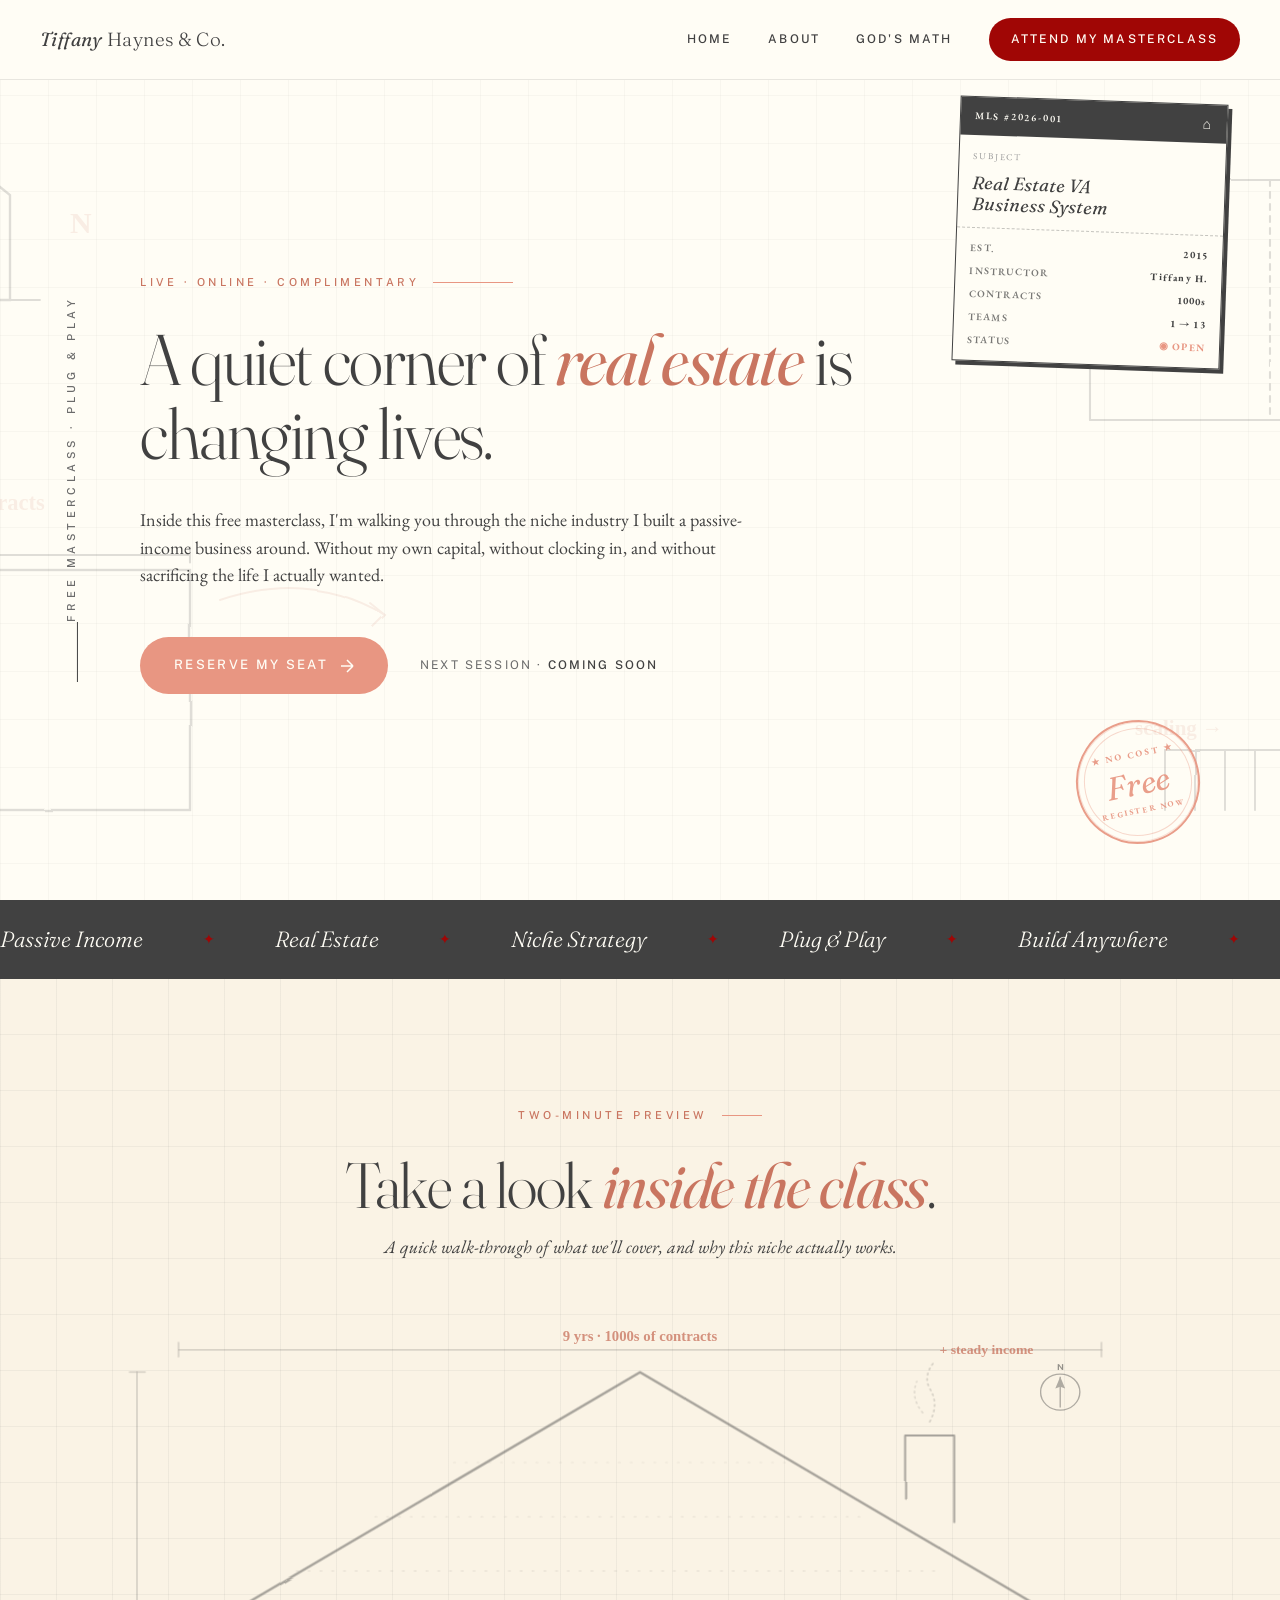
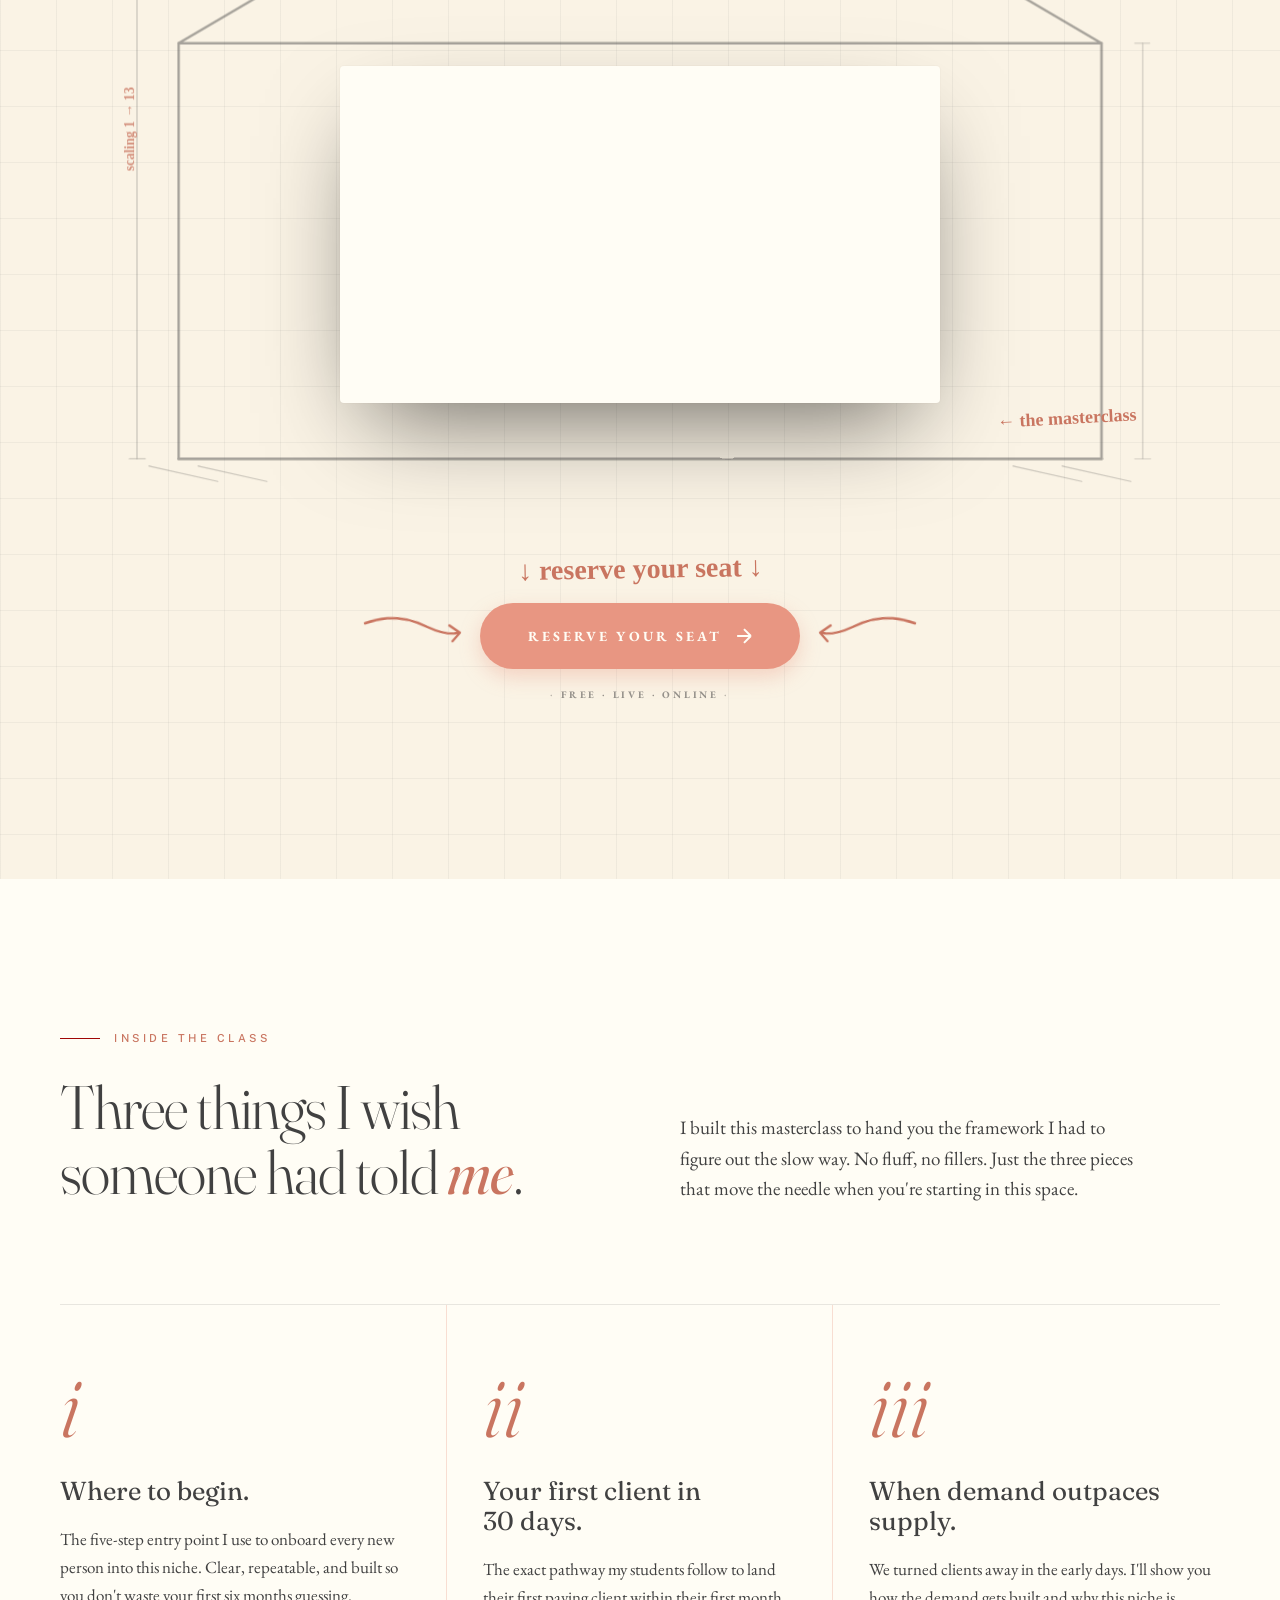
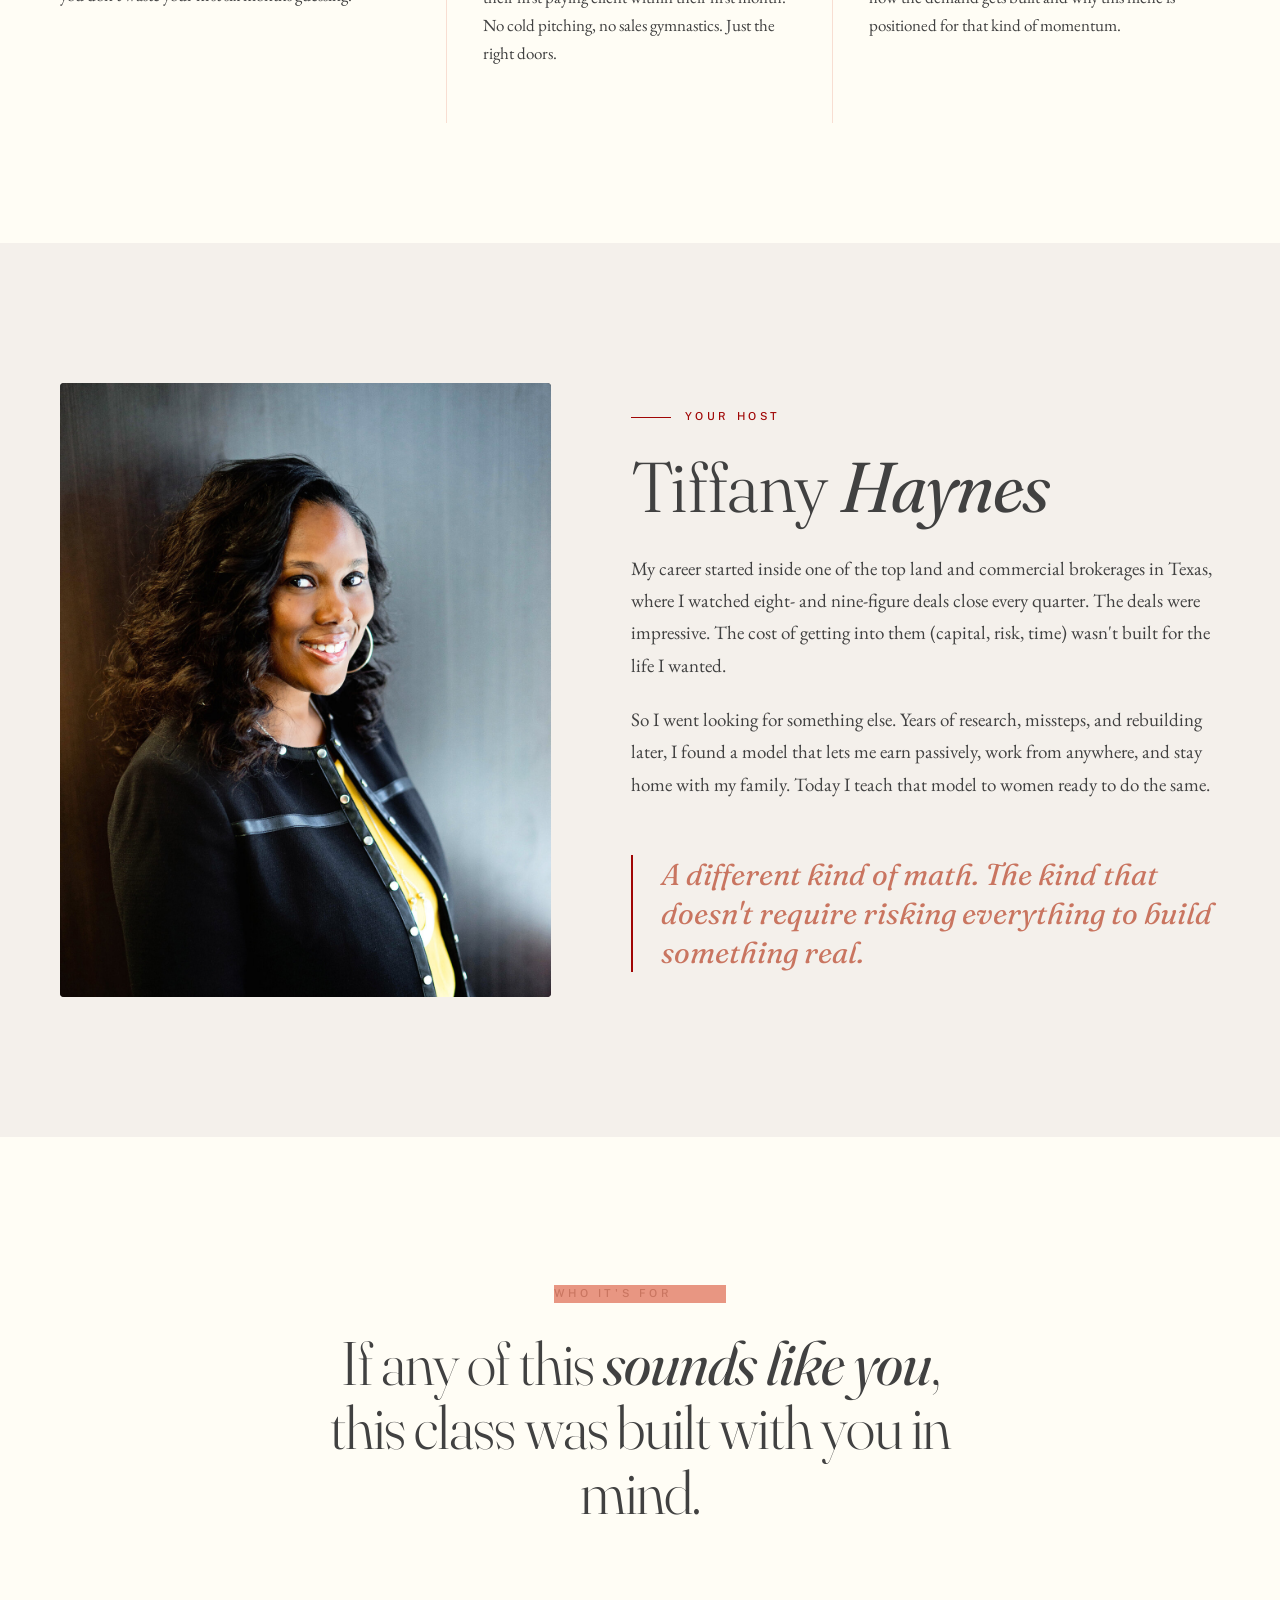
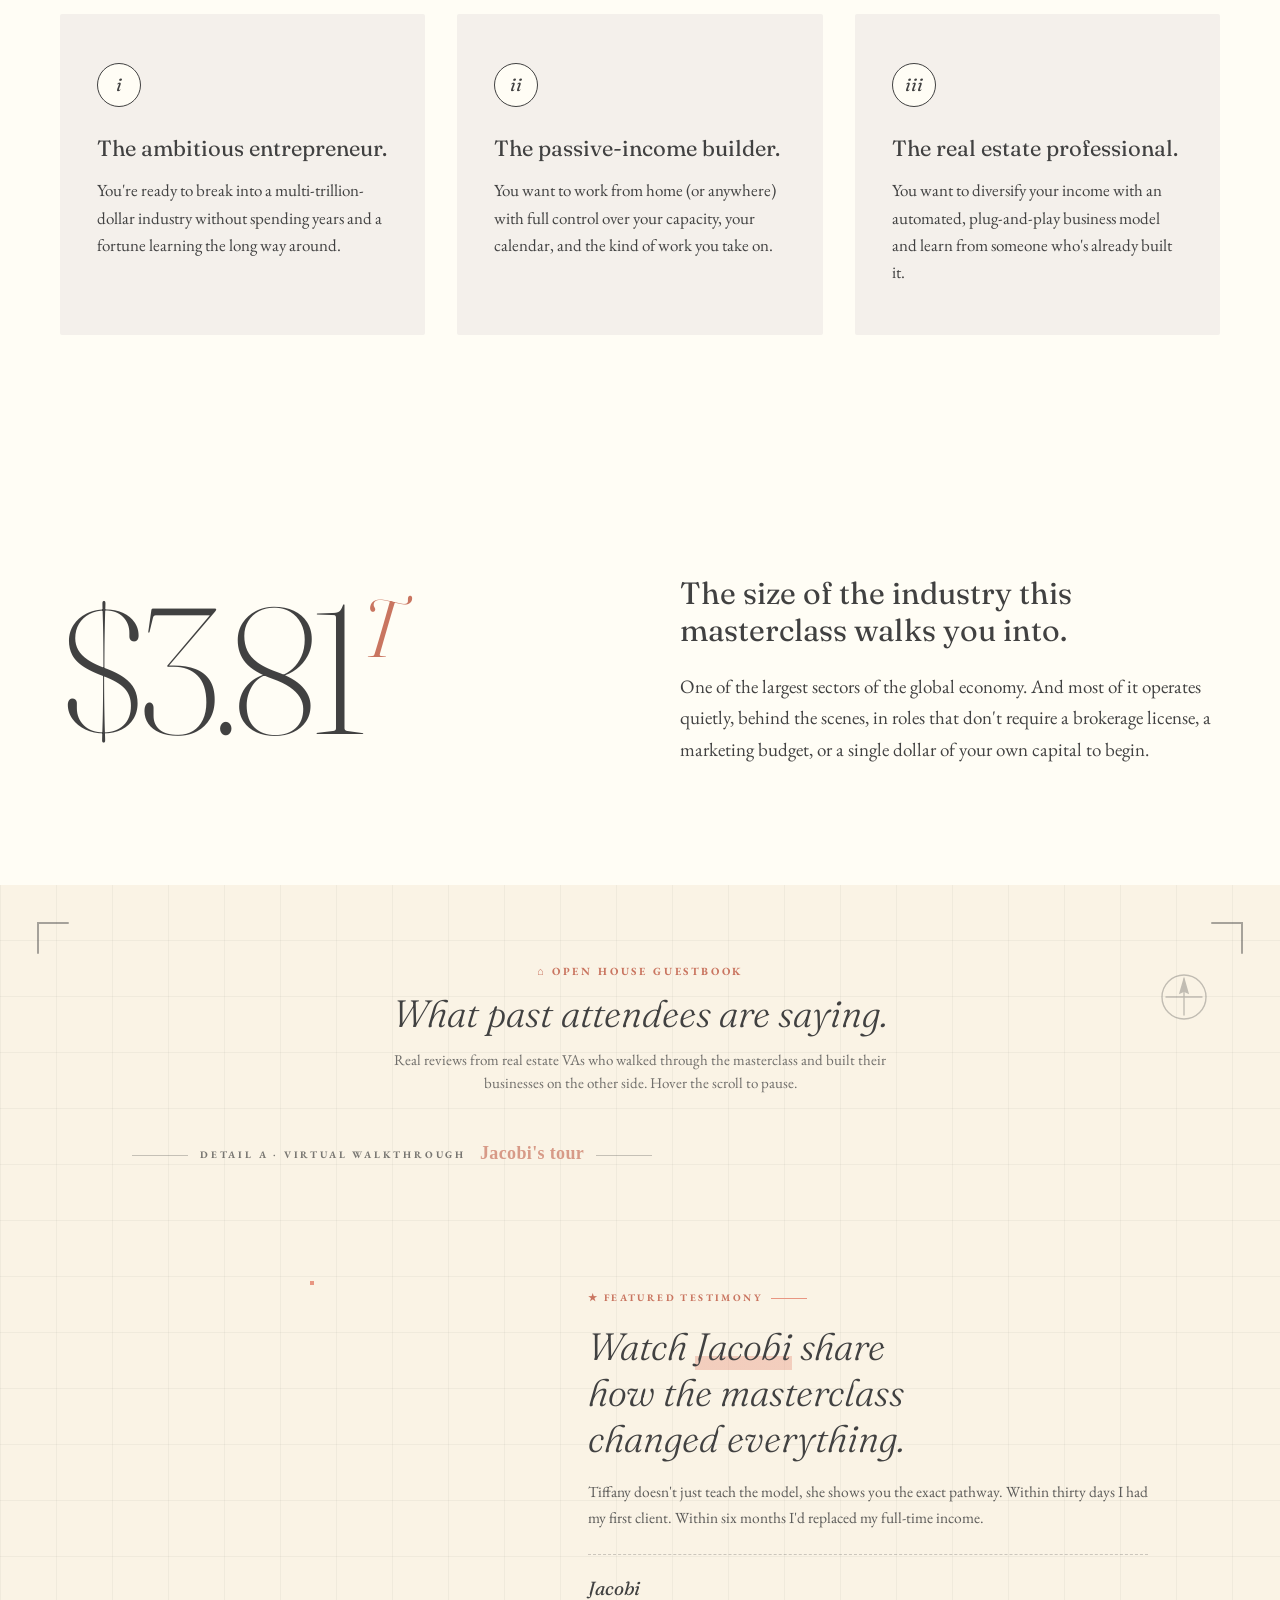
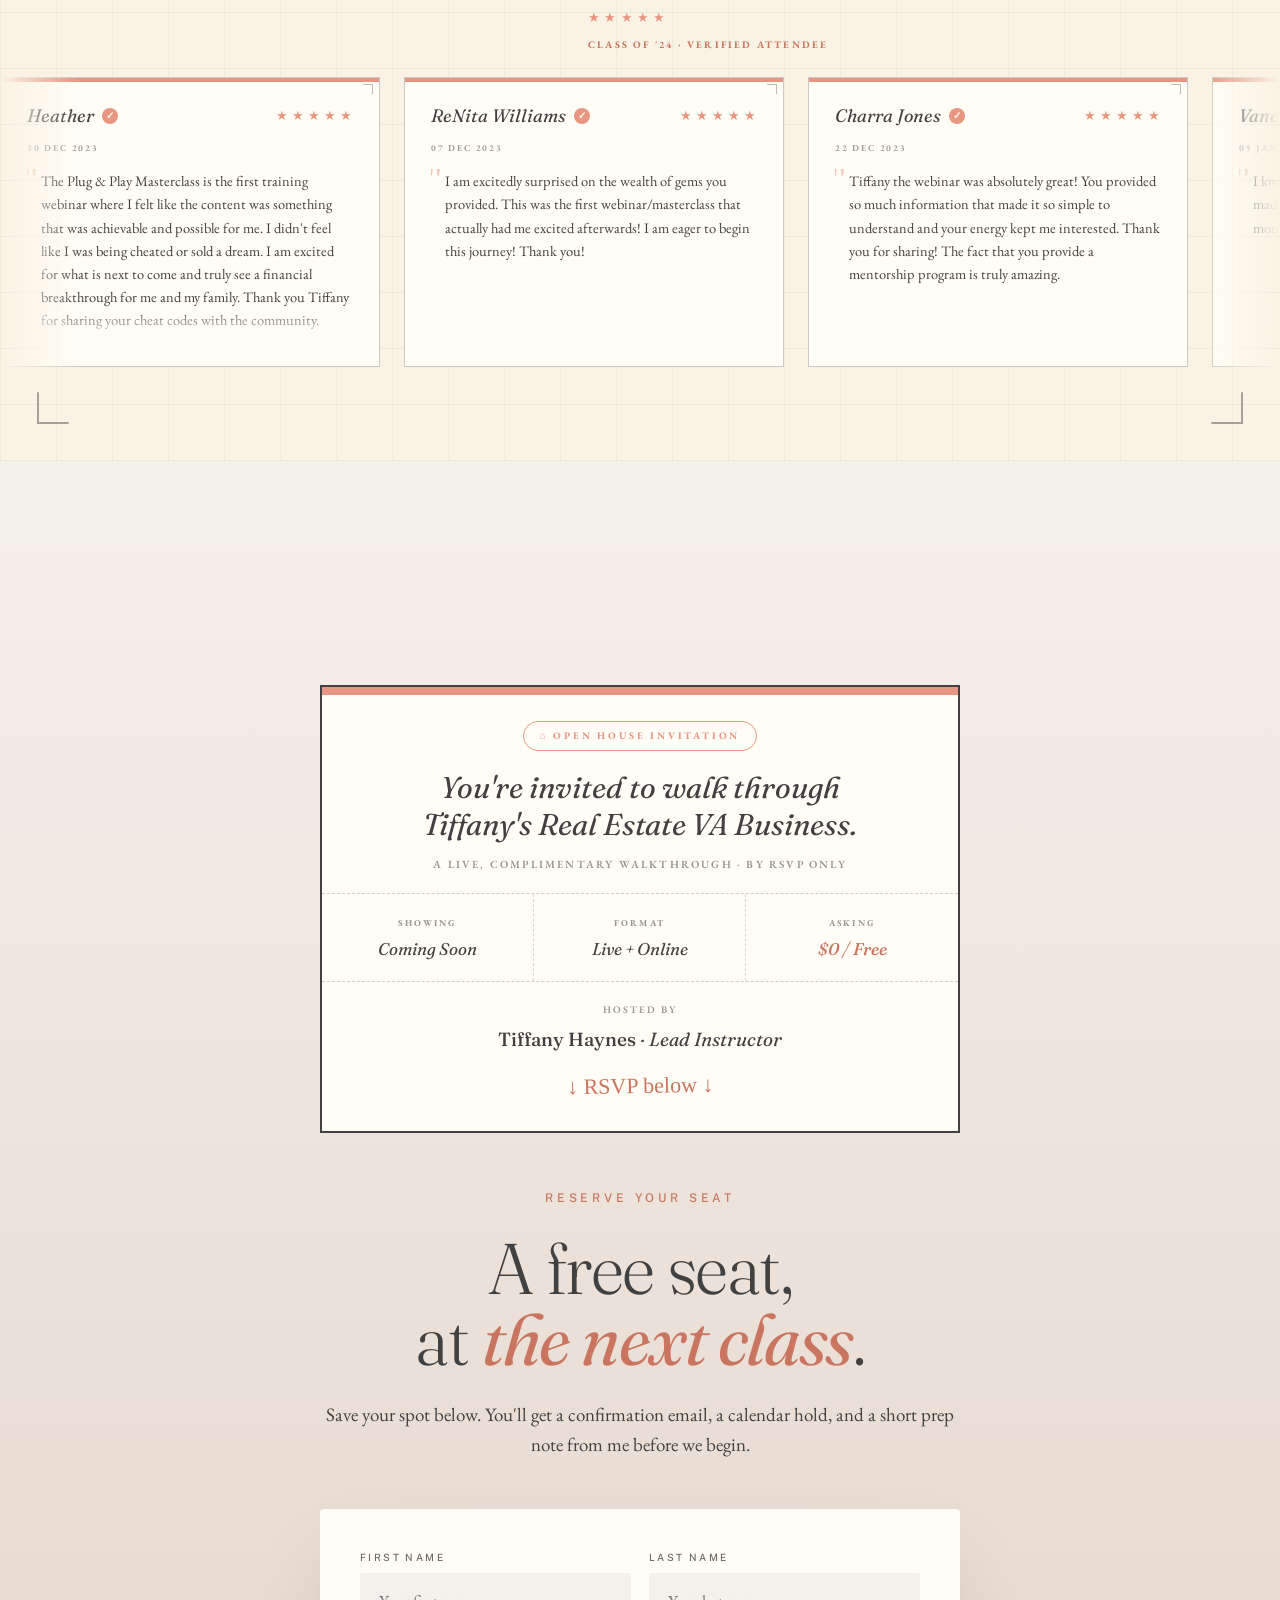
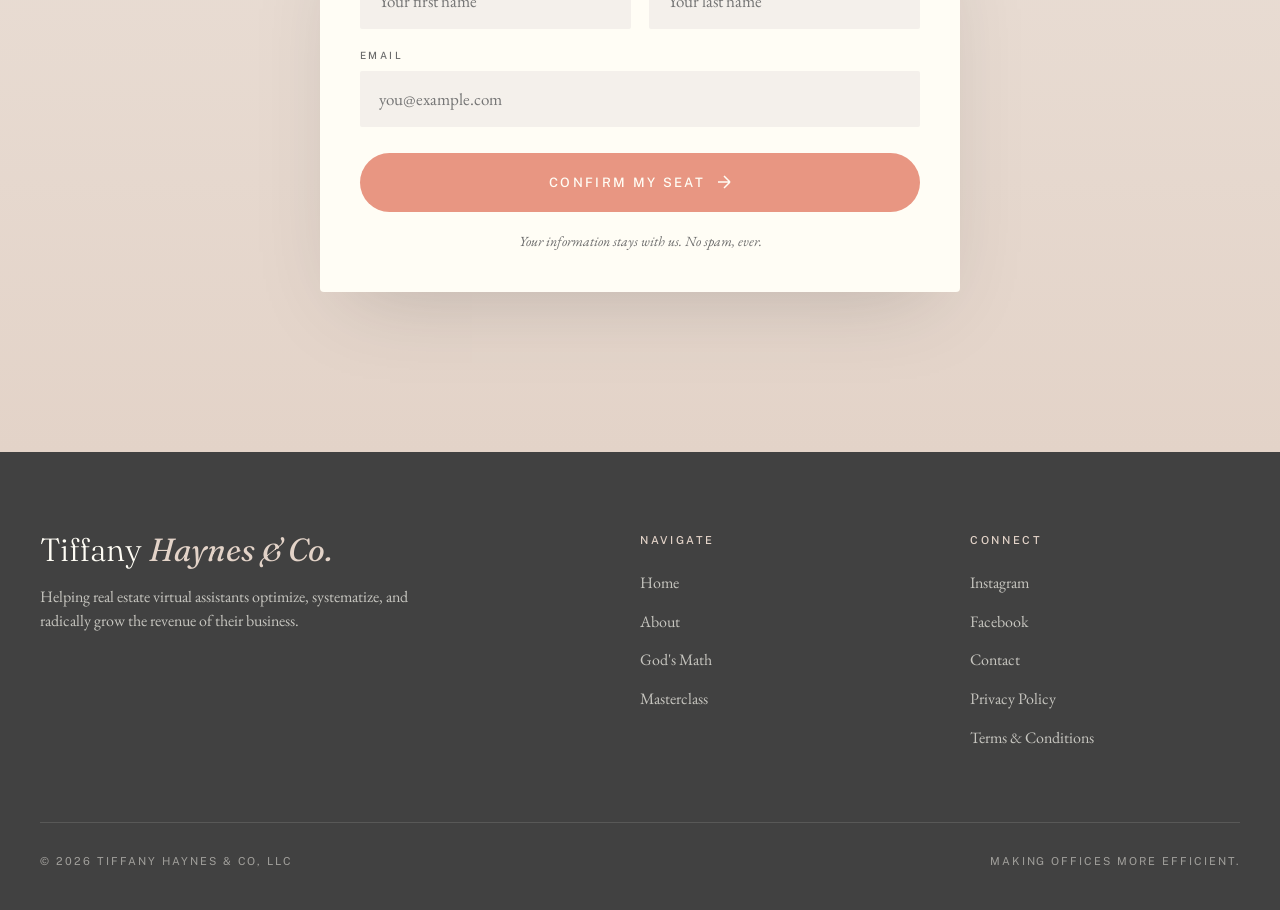
<file: masterclass.html>
<!DOCTYPE html>
<html lang="en">
<head>
<meta charset="UTF-8" />
<meta name="theme-color" content="#FAF6EF">
<meta name="viewport" content="width=device-width, initial-scale=1.0" />
<title>The Masterclass — Tiffany Haynes & Co.</title>
<meta name="description" content="Free masterclass: how to build a multi-six-figure real estate virtual assistant business." />
<link rel="preconnect" href="https://fonts.googleapis.com">
<link rel="preconnect" href="https://fonts.gstatic.com" crossorigin>
<link href="https://fonts.googleapis.com/css2?family=Fraunces:ital,opsz,wght@0,9..144,200;0,9..144,300;0,9..144,400;0,9..144,500;0,9..144,600;1,9..144,400;1,9..144,500&family=EB+Garamond:ital,wght@0,400;0,500;1,400&family=Public+Sans:wght@300;400;500;600&display=swap" rel="stylesheet">
<style>
/* === SHARED DESIGN SYSTEM (inlined from styles.css) === */
/* ============================================
   TIFFANY HAYNES & CO. — Site Stylesheet
   Brand merge: THCO official palette + warmth
   from existing tiffanyhaynesco.com
   ============================================ */

:root {
  /* Brand colors */
  --cream:        #FFFDF5;
  --cream-warm:   #FAF3E5;
  --linen:        #F4F0EB;
  --stone:        #E3D3C8;
  --stone-deep:   #D4BFB1;
  --red:          #A00605;
  --red-dark:     #7A0404;
  --charcoal:     #414141;
  --charcoal-soft:#6b6b6b;
  --charcoal-mute:#9a9a9a;
  --line:         rgba(65, 65, 65, 0.12);
  --line-soft:    rgba(65, 65, 65, 0.06);

  /* Typography */
  --font-display: "Fraunces", "Times New Roman", serif;
  --font-body:    "EB Garamond", Georgia, serif;
  --font-ui:      "Public Sans", system-ui, sans-serif;

  /* Layout */
  --max:    1240px;
  --max-narrow: 920px;
  --pad:    40px;
}

*, *::before, *::after { box-sizing: border-box; margin: 0; padding: 0; }
html { scroll-behavior: smooth; }
body {
  font-family: var(--font-body);
  background: var(--cream);
  color: var(--charcoal);
  font-size: 18px;
  line-height: 1.6;
  -webkit-font-smoothing: antialiased;
  overflow-x: hidden;
}

/* Subtle paper grain over everything */
body::before {
  content: "";
  position: fixed;
  inset: 0;
  pointer-events: none;
  opacity: 0.32;
  z-index: 1;
  background-image: url("data:image/svg+xml;utf8,<svg xmlns='http://www.w3.org/2000/svg' width='200' height='200'><filter id='n'><feTurbulence type='fractalNoise' baseFrequency='0.85' numOctaves='2' stitchTiles='stitch'/><feColorMatrix values='0 0 0 0 0.25  0 0 0 0 0.25  0 0 0 0 0.25  0 0 0 0.05 0'/></filter><rect width='100%25' height='100%25' filter='url(%23n)'/></svg>");
}

img { max-width: 100%; display: block; }
a { color: inherit; text-decoration: none; }
button { font-family: inherit; cursor: pointer; border: none; background: none; }

/* ============ NAVIGATION ============ */
.nav {
  position: fixed;
  top: 0; left: 0; right: 0;
  z-index: 50;
  padding: 18px 40px;
  display: flex;
  justify-content: space-between;
  align-items: center;
  background: rgba(255, 253, 245, 0.88);
  backdrop-filter: blur(14px);
  -webkit-backdrop-filter: blur(14px);
  border-bottom: 1px solid var(--line);
}
.nav-mark {
  font-family: var(--font-display);
  font-weight: 400;
  font-size: 19px;
  letter-spacing: 0.02em;
  font-style: italic;
  color: var(--charcoal);
}
.nav-mark span {
  font-style: normal;
  font-weight: 300;
}
.nav-links {
  display: flex;
  align-items: center;
  gap: 36px;
}
.nav-link {
  font-family: var(--font-ui);
  font-size: 12px;
  font-weight: 500;
  letter-spacing: 0.18em;
  text-transform: uppercase;
  color: var(--charcoal);
  position: relative;
  transition: color 0.2s;
}
.nav-link::after {
  content: "";
  position: absolute;
  left: 0; right: 0;
  bottom: -6px;
  height: 1px;
  background: var(--red);
  transform: scaleX(0);
  transition: transform 0.3s ease;
  transform-origin: left;
}
.nav-link:hover::after,
.nav-link.active::after {
  transform: scaleX(1);
}
.nav-link.active {
  color: var(--red);
}
.nav-cta {
  font-family: var(--font-ui);
  font-size: 12px;
  font-weight: 500;
  letter-spacing: 0.18em;
  text-transform: uppercase;
  color: var(--cream);
  background: var(--red);
  padding: 12px 22px;
  border-radius: 999px;
  transition: transform 0.3s ease, opacity 0.3s ease, background-color 0.3s ease, color 0.3s ease, border-color 0.3s ease, box-shadow 0.3s ease;
}
.nav-cta:hover {
  background: var(--red-dark);
  transform: translateY(-1px);
}
.nav-toggle {
  display: none;
  flex-direction: column;
  gap: 5px;
  cursor: pointer;
  padding: 8px;
  /* Vercel: 44px mobile hit target minimum */
  min-width: 44px;
  min-height: 44px;
  align-items: center;
  justify-content: center;
  background: transparent;
  border: none;
}
.nav-toggle span {
  display: block;
  width: 22px;
  height: 1.5px;
  background: var(--charcoal);
  transition: 0.3s;
}

/* ============ COMMON SECTIONS ============ */
section { position: relative; z-index: 2; }
.container {
  max-width: var(--max);
  margin: 0 auto;
  padding: 0 var(--pad);
}
.container-narrow {
  max-width: var(--max-narrow);
  margin: 0 auto;
  padding: 0 var(--pad);
}

.section-eyebrow {
  font-family: var(--font-ui);
  font-size: 11px;
  font-weight: 500;
  letter-spacing: 0.32em;
  text-transform: uppercase;
  color: var(--red);
  display: inline-flex;
  align-items: center;
  gap: 14px;
  margin-bottom: 28px;
}
.section-eyebrow::before {
  content: "";
  height: 1px;
  width: 40px;
  background: var(--red);
}
.section-eyebrow.center {
  margin-left: auto;
  margin-right: auto;
}

.section-title {
  font-family: var(--font-display);
  font-weight: 300;
  font-size: clamp(36px, 4.8vw, 68px);
  line-height: 1.05;
  letter-spacing: -0.015em;
  color: var(--charcoal);
  font-variation-settings: "opsz" 144;
}
.section-title em {
  font-style: italic;
  font-weight: 400;
}

.btn-primary {
  font-family: var(--font-ui);
  font-size: 13px;
  font-weight: 500;
  letter-spacing: 0.18em;
  text-transform: uppercase;
  background: var(--red);
  color: var(--cream);
  padding: 18px 34px;
  border-radius: 999px;
  transition: transform 0.3s ease, opacity 0.3s ease, background-color 0.3s ease, color 0.3s ease, border-color 0.3s ease, box-shadow 0.3s ease;
  display: inline-flex;
  align-items: center;
  gap: 12px;
}
.btn-primary:hover {
  background: var(--red-dark);
  transform: translateY(-2px);
}
.btn-primary svg { transition: transform 0.3s ease; }
.btn-primary:hover svg { transform: translateX(4px); }

.btn-ghost {
  font-family: var(--font-ui);
  font-size: 12px;
  font-weight: 500;
  letter-spacing: 0.18em;
  text-transform: uppercase;
  color: var(--charcoal);
  border: 1px solid var(--charcoal);
  padding: 14px 28px;
  border-radius: 999px;
  transition: transform 0.3s ease, opacity 0.3s ease, background-color 0.3s ease, color 0.3s ease, border-color 0.3s ease, box-shadow 0.3s ease;
  display: inline-flex;
  align-items: center;
  gap: 10px;
}
.btn-ghost:hover {
  background: var(--charcoal);
  color: var(--cream);
}

/* ============ FOOTER ============ */
.footer {
  padding: 80px 40px 40px;
  background: var(--charcoal);
  color: var(--cream);
  position: relative;
  z-index: 2;
}
.footer-top {
  max-width: var(--max);
  margin: 0 auto;
  display: grid;
  grid-template-columns: 2fr 1fr 1fr;
  gap: 60px;
  padding-bottom: 60px;
  border-bottom: 1px solid rgba(255, 253, 245, 0.12);
}
.footer-brand {
  font-family: var(--font-display);
  font-weight: 300;
  font-size: 32px;
  line-height: 1.1;
  margin-bottom: 18px;
}
.footer-brand em {
  font-style: italic;
  font-weight: 400;
  color: var(--stone);
}
.footer-tag {
  font-family: var(--font-body);
  font-size: 16px;
  line-height: 1.5;
  color: rgba(255, 253, 245, 0.7);
  max-width: 380px;
}
.footer-col h4 {
  font-family: var(--font-ui);
  font-size: 11px;
  font-weight: 500;
  letter-spacing: 0.24em;
  text-transform: uppercase;
  color: var(--stone);
  margin-bottom: 18px;
}
.footer-col ul { list-style: none; }
.footer-col li { margin-bottom: 10px; }
.footer-col a {
  font-family: var(--font-body);
  font-size: 16px;
  color: rgba(255, 253, 245, 0.7);
  transition: color 0.2s;
}
.footer-col a:hover { color: var(--cream); }

.footer-bottom {
  max-width: var(--max);
  margin: 0 auto;
  padding-top: 30px;
  display: flex;
  justify-content: space-between;
  align-items: center;
  font-family: var(--font-ui);
  font-size: 11px;
  letter-spacing: 0.18em;
  text-transform: uppercase;
  color: rgba(255, 253, 245, 0.5);
}

/* ============ SCROLL REVEAL ============ */
.reveal-on-scroll {
  opacity: 0;
  transform: translateY(30px);
  transition: opacity 0.9s ease, transform 0.9s ease;
}
.reveal-on-scroll.visible {
  opacity: 1;
  transform: translateY(0);
}

/* ============ MARQUEE ============ */
.marquee {
  background: var(--charcoal);
  color: var(--cream);
  overflow: hidden;
  padding: 22px 0;
  position: relative;
  z-index: 2;
}
.marquee-track {
  display: flex;
  white-space: nowrap;
  animation: scroll 38s linear infinite;
  gap: 60px;
  font-family: var(--font-display);
  font-style: italic;
  font-weight: 300;
  font-size: 22px;
}
.marquee-track span {
  display: inline-flex;
  align-items: center;
  gap: 60px;
}
.marquee-track span::after {
  content: "✦";
  font-style: normal;
  color: var(--red);
  font-size: 14px;
}
@keyframes scroll {
  from { transform: translateX(0); }
  to   { transform: translateX(-50%); }
}

/* ============ RESPONSIVE NAV + GLOBAL ============ */
@media (max-width: 900px) {
  .nav { padding: 14px 22px; }
  .nav-links {
    position: fixed;
    top: 60px;
    left: 0;
    right: 0;
    background: var(--cream);
    flex-direction: column;
    gap: 24px;
    padding: 32px 22px;
    border-bottom: 1px solid var(--line);
    transform: translateY(-110%);
    transition: transform 0.3s ease;
  }
  .nav-links.open { transform: translateY(0); }
  .nav-toggle { display: flex; }

  .footer { padding: 60px 22px 30px; }
  .footer-top {
    grid-template-columns: 1fr;
    gap: 36px;
    padding-bottom: 40px;
  }
  .footer-bottom {
    flex-direction: column;
    gap: 12px;
    text-align: center;
  }
  .container, .container-narrow { padding: 0 22px; }
  :root { --pad: 22px; }
}

/* === PAGE-SPECIFIC === */

/* ============ MASTERCLASS — page-specific ============ */

/* Hero */
.mc-hero {
  min-height: 100vh;
  padding: 140px 40px 80px;
  position: relative;
  z-index: 2;
  display: grid;
  align-items: center;
  background: var(--cream);
}
.mc-hero-inner {
  max-width: var(--max);
  margin: 0 auto;
  width: 100%;
  display: grid;
  grid-template-columns: 60px 1fr;
  gap: 40px;
}
.mc-hero-rail {
  display: flex;
  align-items: flex-start;
  justify-content: center;
  padding-top: 30px;
}
.mc-hero-rail span {
  writing-mode: vertical-rl;
  transform: rotate(180deg);
  font-family: var(--font-ui);
  font-size: 11px;
  font-weight: 500;
  letter-spacing: 0.4em;
  text-transform: uppercase;
  color: var(--charcoal-soft);
}
.mc-hero-rail span::before {
  content: "";
  display: inline-block;
  width: 1px;
  height: 60px;
  background: var(--charcoal);
  margin-right: 18px;
  vertical-align: middle;
}
.mc-hero-eyebrow {
  font-family: var(--font-ui);
  font-size: 11px;
  font-weight: 500;
  letter-spacing: 0.32em;
  text-transform: uppercase;
  color: var(--red);
  display: inline-flex;
  align-items: center;
  gap: 14px;
  margin-bottom: 32px;
}
.mc-hero-eyebrow::after {
  content: "";
  height: 1px;
  width: 80px;
  background: var(--red);
}
.mc-hero-title {
  font-family: var(--font-display);
  font-weight: 300;
  font-size: clamp(48px, 7vw, 110px);
  line-height: 0.98;
  letter-spacing: -0.02em;
  color: var(--charcoal);
  margin-bottom: 36px;
  font-variation-settings: "opsz" 144;
}
.mc-hero-title em { font-style: italic; font-weight: 400; }
.mc-hero-sub {
  font-family: var(--font-body);
  font-size: clamp(18px, 1.4vw, 22px);
  line-height: 1.55;
  color: var(--charcoal);
  max-width: 580px;
  margin-bottom: 48px;
}
.mc-hero-actions {
  display: flex;
  align-items: center;
  gap: 32px;
  flex-wrap: wrap;
}
.mc-hero-meta {
  font-family: var(--font-ui);
  font-size: 12px;
  letter-spacing: 0.18em;
  text-transform: uppercase;
  color: var(--charcoal-soft);
}
.mc-hero-meta strong {
  color: var(--charcoal);
  font-weight: 500;
}

/* Reveal */
.mc-reveal {
  padding: 140px 0 120px;
  background: var(--cream);
}
.mc-reveal-header {
  display: grid;
  grid-template-columns: 1fr 1fr;
  gap: 80px;
  align-items: end;
  margin-bottom: 100px;
}
.mc-reveal-right {
  font-family: var(--font-body);
  font-size: 19px;
  line-height: 1.6;
  color: var(--charcoal);
  max-width: 460px;
}
.three-grid {
  display: grid;
  grid-template-columns: repeat(3, 1fr);
  gap: 0;
  border-top: 1px solid var(--line);
}
.three-item {
  padding: 56px 36px 56px 0;
  border-right: 1px solid var(--line);
}
.three-item:last-child { border-right: none; padding-right: 0; }
.three-item:not(:first-child) { padding-left: 36px; }
.three-num {
  font-family: var(--font-display);
  font-style: italic;
  font-weight: 300;
  font-size: 88px;
  line-height: 1;
  color: var(--red);
  margin-bottom: 28px;
  font-variation-settings: "opsz" 144;
}
.three-title {
  font-family: var(--font-display);
  font-weight: 400;
  font-size: 26px;
  line-height: 1.15;
  margin-bottom: 18px;
  color: var(--charcoal);
}
.three-body {
  font-family: var(--font-body);
  font-size: 17px;
  line-height: 1.65;
  color: var(--charcoal);
}

/* Tiffany */
.mc-tiffany {
  padding: 140px 0;
  background: var(--linen);
}
.mc-tiffany-grid {
  display: grid;
  grid-template-columns: 5fr 6fr;
  gap: 80px;
  align-items: stretch;
}
.mc-tiffany-image {
  position: relative;
  aspect-ratio: 4/5;
  background: linear-gradient(135deg, var(--stone) 0%, var(--stone-deep) 100%);
  border-radius: 4px;
  overflow: hidden;
  display: flex;
  align-items: center;
  justify-content: center;
}
.mc-tiffany-image::before {
  content: "TH";
  font-family: var(--font-display);
  font-weight: 200;
  font-size: 220px;
  color: var(--cream);
  opacity: 0.5;
  line-height: 1;
}
.mc-tiffany-tag {
  position: absolute;
  bottom: 24px;
  left: 24px;
  font-family: var(--font-ui);
  font-size: 10px;
  letter-spacing: 0.24em;
  text-transform: uppercase;
  color: var(--cream);
  background: var(--charcoal);
  padding: 8px 14px;
  border-radius: 2px;
}
.mc-tiffany-content { display: flex; flex-direction: column; justify-content: center; }
.mc-tiffany-name {
  font-family: var(--font-display);
  font-weight: 300;
  font-size: clamp(48px, 5.5vw, 78px);
  line-height: 0.95;
  letter-spacing: -0.02em;
  margin-bottom: 32px;
  color: var(--charcoal);
}
.mc-tiffany-name em { font-style: italic; font-weight: 400; }
.mc-tiffany-bio {
  font-family: var(--font-body);
  font-size: 19px;
  line-height: 1.7;
  margin-bottom: 22px;
  color: var(--charcoal);
}
.mc-tiffany-quote {
  font-family: var(--font-display);
  font-style: italic;
  font-weight: 400;
  font-size: clamp(22px, 2.4vw, 30px);
  line-height: 1.3;
  color: var(--red);
  padding-left: 28px;
  border-left: 2px solid var(--red);
  margin-top: 32px;
}

/* Audience */
.mc-audience {
  padding: 140px 0 120px;
  background: var(--cream);
}
.mc-audience-header {
  text-align: center;
  margin-bottom: 90px;
  max-width: 720px;
  margin-left: auto;
  margin-right: auto;
}
.mc-audience-header .section-eyebrow { justify-content: center; }
.mc-audience-header .section-eyebrow::before { display: none; }
.mc-audience-header .section-eyebrow::after {
  content: "";
  height: 1px;
  width: 40px;
  background: var(--red);
}
.mc-audience-grid {
  display: grid;
  grid-template-columns: repeat(3, 1fr);
  gap: 32px;
}
.audience-card {
  padding: 48px 36px;
  background: var(--linen);
  border-radius: 2px;
  transition: transform 0.4s ease, opacity 0.4s ease, background-color 0.4s ease, color 0.4s ease, border-color 0.4s ease, box-shadow 0.4s ease;
  border: 1px solid transparent;
}
.audience-card:hover {
  background: var(--cream);
  border-color: var(--stone);
  transform: translateY(-4px);
}
.audience-icon {
  width: 44px;
  height: 44px;
  margin-bottom: 28px;
  display: flex;
  align-items: center;
  justify-content: center;
  background: var(--cream);
  border: 1px solid var(--charcoal);
  border-radius: 50%;
  font-family: var(--font-display);
  font-style: italic;
  font-size: 18px;
  color: var(--charcoal);
}
.audience-card:hover .audience-icon {
  background: var(--red);
  color: var(--cream);
  border-color: var(--red);
}
.audience-title {
  font-family: var(--font-display);
  font-weight: 400;
  font-size: 22px;
  line-height: 1.2;
  margin-bottom: 16px;
  color: var(--charcoal);
}
.audience-body {
  font-family: var(--font-body);
  font-size: 17px;
  line-height: 1.6;
  color: var(--charcoal);
}

/* Stat */
.mc-stat {
  padding: 120px 0;
  background: var(--cream);
}
.mc-stat-inner {
  display: grid;
  grid-template-columns: 1fr 1fr;
  gap: 80px;
  align-items: center;
}
.mc-stat-figure {
  font-family: var(--font-display);
  font-weight: 200;
  font-size: clamp(96px, 14vw, 220px);
  line-height: 0.85;
  letter-spacing: -0.04em;
  color: var(--charcoal);
  font-variation-settings: "opsz" 144;
}
.mc-stat-figure .small {
  font-size: 0.45em;
  font-style: italic;
  font-weight: 300;
  color: var(--red);
  vertical-align: top;
}
.mc-stat-text h3 {
  font-family: var(--font-display);
  font-weight: 400;
  font-size: clamp(24px, 2.4vw, 32px);
  line-height: 1.2;
  margin-bottom: 22px;
  color: var(--charcoal);
}
.mc-stat-text p {
  font-family: var(--font-body);
  font-size: 19px;
  line-height: 1.65;
  color: var(--charcoal);
}

/* Testimonial */
.mc-testimonial {
  padding: 140px 0;
  background: var(--charcoal);
  color: var(--cream);
  position: relative;
  overflow: hidden;
}
.mc-testimonial::before {
  content: "";
  position: absolute;
  top: -100px;
  left: 50%;
  transform: translateX(-50%);
  font-family: var(--font-display);
  font-size: 600px;
  line-height: 1;
  color: rgba(255, 253, 245, 0.04);
  font-style: italic;
}
.mc-testimonial-inner {
  position: relative;
  text-align: center;
  max-width: 920px;
  margin: 0 auto;
  padding: 0 var(--pad);
}
.mc-testimonial-mark {
  font-family: var(--font-display);
  font-style: italic;
  font-size: 96px;
  line-height: 0.5;
  color: var(--red);
  margin-bottom: 24px;
}
.mc-testimonial-quote {
  font-family: var(--font-display);
  font-style: italic;
  font-weight: 300;
  font-size: clamp(26px, 3vw, 42px);
  line-height: 1.3;
  margin-bottom: 48px;
  letter-spacing: -0.01em;
}
.mc-testimonial-attr {
  font-family: var(--font-ui);
  font-size: 12px;
  letter-spacing: 0.28em;
  text-transform: uppercase;
  color: rgba(255, 253, 245, 0.7);
  display: inline-flex;
  align-items: center;
  gap: 14px;
}
.mc-testimonial-attr::before {
  content: "";
  width: 30px;
  height: 1px;
  background: var(--red);
}

/* CTA */
.mc-cta {
  padding: 160px 0;
  background: linear-gradient(180deg, var(--linen) 0%, var(--stone) 100%);
  position: relative;
}
.mc-cta-inner {
  max-width: 720px;
  margin: 0 auto;
  text-align: center;
  padding: 0 40px;
}
.mc-cta-eyebrow {
  font-family: var(--font-ui);
  font-size: 12px;
  font-weight: 500;
  letter-spacing: 0.32em;
  text-transform: uppercase;
  color: var(--red);
  margin-bottom: 24px;
}
.mc-cta-title {
  font-family: var(--font-display);
  font-weight: 300;
  font-size: clamp(40px, 5.6vw, 78px);
  line-height: 1;
  letter-spacing: -0.02em;
  margin-bottom: 24px;
  color: var(--charcoal);
}
.mc-cta-title em { font-style: italic; font-weight: 400; }
.mc-cta-sub {
  font-family: var(--font-body);
  font-size: 19px;
  line-height: 1.6;
  color: var(--charcoal);
  margin-bottom: 48px;
}
.mc-form {
  background: var(--cream);
  padding: 40px;
  border-radius: 4px;
  text-align: left;
  box-shadow: 0 30px 80px -30px rgba(65, 65, 65, 0.25);
}
.mc-form-row {
  display: grid;
  grid-template-columns: 1fr 1fr;
  gap: 18px;
  margin-bottom: 18px;
}
.field { display: flex; flex-direction: column; }
.field label {
  font-family: var(--font-ui);
  font-size: 10px;
  font-weight: 500;
  letter-spacing: 0.24em;
  text-transform: uppercase;
  color: var(--charcoal-soft);
  margin-bottom: 8px;
}
.field input, .field select {
  font-family: var(--font-body);
  font-size: 17px;
  color: var(--charcoal);
  background: var(--linen);
  border: 1px solid transparent;
  padding: 16px 18px;
  border-radius: 2px;
  transition: transform 0.2s ease, opacity 0.2s ease, background-color 0.2s ease, color 0.2s ease, border-color 0.2s ease, box-shadow 0.2s ease;
  outline: none;
}
.field input:focus, .field select:focus {
  background: var(--cream);
  border-color: var(--charcoal);
}
.mc-form .btn-primary {
  width: 100%;
  justify-content: center;
  margin-top: 8px;
  padding: 22px;
}
.mc-form-note {
  font-family: var(--font-body);
  font-style: italic;
  font-size: 14px;
  color: var(--charcoal-soft);
  text-align: center;
  margin-top: 18px;
}

@media (max-width: 900px) {
  .mc-hero {
    padding: 110px 22px 60px;
    min-height: auto;        /* Vercel: resilient layouts — don't force 100vh on mobile */
    align-items: start;       /* Content starts at top, no centered dead space */
  }
  .mc-hero-inner { grid-template-columns: 1fr; }
  .mc-hero-rail { display: none; }
  .mc-reveal { padding: 80px 0; }
  .mc-reveal-header { grid-template-columns: 1fr; gap: 24px; margin-bottom: 50px; }
  .three-grid { grid-template-columns: 1fr; }
  .three-item {
    border-right: none;
    border-bottom: 1px solid var(--line);
    padding: 36px 0;
  }
  .three-item:not(:first-child) { padding-left: 0; }
  .three-item:last-child { border-bottom: none; }
  .mc-tiffany, .mc-audience, .mc-stat, .mc-testimonial, .mc-cta { padding: 80px 0; }
  .mc-tiffany-grid, .mc-stat-inner { grid-template-columns: 1fr; gap: 40px; }
  .mc-audience-grid { grid-template-columns: 1fr; gap: 16px; }
  .mc-form { padding: 28px; }
  .mc-form-row { grid-template-columns: 1fr; gap: 14px; }
}

/* === FORM SUCCESS STATE === */
.mc-form { transition: opacity 0.4s ease; }
.mc-success {
  background: var(--cream);
  padding: 64px 40px;
  border-radius: 4px;
  text-align: center;
  box-shadow: 0 30px 80px -30px rgba(65, 65, 65, 0.25);
  transition: opacity 0.6s ease;
  opacity: 1;
}
.mc-success-icon {
  width: 64px;
  height: 64px;
  border-radius: 50%;
  background: var(--red);
  color: var(--cream);
  display: inline-flex;
  align-items: center;
  justify-content: center;
  font-size: 28px;
  font-weight: 600;
  margin-bottom: 28px;
}
.mc-success-title {
  font-family: var(--font-display);
  font-weight: 300;
  font-size: clamp(40px, 5vw, 64px);
  line-height: 1;
  color: var(--charcoal);
  margin-bottom: 24px;
  letter-spacing: -0.02em;
  font-variation-settings: "opsz" 144;
}
.mc-success-title em { font-style: italic; font-weight: 400; color: var(--red); }
.mc-success-body {
  font-family: var(--font-body);
  font-size: 19px;
  line-height: 1.6;
  color: var(--charcoal);
  max-width: 460px;
  margin: 0 auto 16px;
}
.mc-success-meta {
  font-family: var(--font-body);
  font-style: italic;
  font-size: 14px;
  color: var(--charcoal-soft);
  max-width: 420px;
  margin: 0 auto;
}

/* === VIDEO SECTION === */
.mc-video {
  padding: 120px 0;
  background: var(--charcoal);
  color: var(--cream);
  position: relative;
  z-index: 2;
}
.mc-video-header {
  text-align: center;
  margin-bottom: 56px;
}
.mc-video-header .section-eyebrow {
  color: var(--stone);
  justify-content: center;
}
.mc-video-header .section-eyebrow::before { display: none; }
.mc-video-header .section-eyebrow::after {
  content: "";
  height: 1px;
  width: 40px;
  background: var(--stone);
}
.mc-video-title {
  font-family: var(--font-display);
  font-weight: 300;
  font-size: clamp(40px, 5vw, 68px);
  line-height: 1;
  letter-spacing: -0.02em;
  color: var(--cream);
  font-variation-settings: "opsz" 144;
  margin-bottom: 16px;
}
.mc-video-title em {
  font-style: italic;
  font-weight: 400;
  color: var(--stone);
}
.mc-video-sub {
  font-family: var(--font-body);
  font-size: 18px;
  font-style: italic;
  color: rgba(255, 253, 245, 0.7);
  max-width: 540px;
  margin: 0 auto;
}
.mc-video-frame {
  max-width: 940px;
  margin: 0 auto;
}
.mc-video-aspect {
  position: relative;
  width: 100%;
  aspect-ratio: 16 / 9;
  background: var(--cream);
  border-radius: 4px;
  overflow: hidden;
  box-shadow:
    0 40px 100px -30px rgba(0, 0, 0, 0.6),
    0 0 0 1px rgba(227, 211, 200, 0.15);
}
.mc-video-aspect iframe {
  position: absolute;
  inset: 0;
  width: 100%;
  height: 100%;
  border: 0;
}
.mc-video-caption {
  text-align: center;
  margin-top: 28px;
  font-family: var(--font-ui);
  font-size: 11px;
  font-weight: 500;
  letter-spacing: 0.28em;
  text-transform: uppercase;
  color: rgba(255, 253, 245, 0.5);
}
@media (max-width: 900px) {
  .mc-video { padding: 70px 0; }
  .mc-video-frame { padding: 0 16px; }
}

/* ============================================================
   MASTERCLASS PAGE → Real Estate VA Business BLUEPRINT
   ============================================================
   Parallel brand zone to God's Math, with real-estate-architectural
   visual vocabulary in place of mathematical proof vocabulary.
   Same brand colors. Different visual language. */

/* HERO: layer in blueprint sketch + property listing card */
.mc-hero {
  position: relative;
  isolation: isolate;
  overflow: hidden;
}

/* Faint blueprint grid paper background — only on hero, very subtle */
.mc-hero::before {
  content: '';
  position: absolute;
  inset: 0;
  background-image:
    linear-gradient(0deg, rgba(65,65,65,0.05) 1px, transparent 1px),
    linear-gradient(90deg, rgba(65,65,65,0.05) 1px, transparent 1px);
  background-size: 48px 48px;
  pointer-events: none;
  z-index: 0;
  opacity: 0.7;
}

.mc-hero-inner { position: relative; z-index: 2; }

/* Architectural sketch layer — like the math sketches on God's Math hero,
   but real-estate-themed: floor plan lines, dimension marks, callouts */
.mc-hero-sketch {
  position: absolute;
  inset: 0;
  pointer-events: none;
  z-index: 1;
  opacity: 0.16;
}
.mc-hero-sketch svg { width: 100%; height: 100%; }

/* Property listing card — floats near the headline */
.mc-listing-card {
  position: absolute;
  top: 100px;
  right: 56px;
  width: 268px;
  background: var(--cream);
  border: 1.5px solid var(--charcoal);
  z-index: 3;
  font-family: var(--font-utility);
  box-shadow: 4px 4px 0 var(--charcoal);
  transform: rotate(2deg);
}
.mc-listing-card-header {
  background: var(--charcoal);
  color: var(--cream);
  padding: 8px 14px;
  font-size: 10px;
  letter-spacing: 0.18em;
  font-weight: 600;
  display: flex;
  justify-content: space-between;
  align-items: center;
}
.mc-listing-card-house { font-size: 14px; font-weight: 400; }
.mc-listing-card-subject {
  padding: 14px 14px 8px;
  font-size: 9px;
  letter-spacing: 0.2em;
  color: var(--text-mute, #999);
  text-transform: uppercase;
}
.mc-listing-card-title {
  padding: 0 14px 12px;
  font-family: var(--font-display);
  font-weight: 400;
  font-size: 18px;
  line-height: 1.2;
  color: var(--charcoal);
  border-bottom: 1px dashed rgba(65,65,65,0.3);
  font-style: italic;
}
.mc-listing-card-stats {
  padding: 12px 14px;
  display: grid;
  gap: 7px;
}
.mc-listing-card-stat {
  display: flex;
  justify-content: space-between;
  font-size: 10px;
  letter-spacing: 0.12em;
  color: var(--charcoal);
}
.mc-listing-card-stat-label { font-weight: 600; opacity: 0.7; }
.mc-listing-card-stat-value { font-weight: 700; }
.mc-listing-card-stat-value.live { color: var(--red); }
.mc-listing-card-stat-value.live::before {
  content: '◉ ';
  animation: livePulse 2s ease-in-out infinite;
}
@keyframes livePulse { 50% { opacity: 0.4; } }

/* "FREE TRAINING" red stamp — circular, ink-stamped on hero */
.mc-free-stamp {
  position: absolute;
  bottom: 56px;
  right: 80px;
  width: 124px;
  height: 124px;
  border: 2.5px solid var(--red);
  border-radius: 50%;
  display: flex;
  flex-direction: column;
  align-items: center;
  justify-content: center;
  color: var(--red);
  transform: rotate(-12deg);
  opacity: 0.92;
  font-family: var(--font-utility);
  text-align: center;
  z-index: 3;
  box-shadow: inset 0 0 0 1px rgba(160,6,5,0.3);
}
.mc-free-stamp::before {
  content: '';
  position: absolute;
  inset: 6px;
  border: 1.5px solid var(--red);
  border-radius: 50%;
  opacity: 0.4;
}
.mc-free-stamp-top {
  font-size: 9px;
  letter-spacing: 0.25em;
  font-weight: 700;
  margin-bottom: 4px;
}
.mc-free-stamp-big {
  font-family: var(--font-display);
  font-style: italic;
  font-size: 32px;
  font-weight: 400;
  line-height: 1;
  margin: 2px 0;
}
.mc-free-stamp-bottom {
  font-size: 8px;
  letter-spacing: 0.22em;
  font-weight: 700;
  margin-top: 2px;
}

/* Section markers — PLAN 01 / 07 (parallel to God's Math STEP 01 / 06) */
.mc-section-marker {
  position: absolute;
  top: 32px;
  right: 40px;
  font-family: 'Caveat', cursive;
  font-size: 17px;
  font-weight: 600;
  color: var(--red);
  background: var(--cream);
  padding: 6px 14px;
  border: 1.5px dashed var(--red);
  border-radius: 99px;
  z-index: 5;
  white-space: nowrap;
  transform: rotate(2deg);
  letter-spacing: 0.04em;
}
section { position: relative; }

/* Hide section markers on small screens to avoid overlap */
@media (max-width: 700px) {
  .mc-section-marker { display: none; }
  .mc-listing-card { display: none; }
  .mc-free-stamp { display: none; }
}

/* Adjust hero on tablet so card and stamp don't overlap text */
@media (max-width: 1100px) {
  .mc-listing-card { top: 80px; right: 24px; width: 230px; transform: rotate(2deg) scale(0.92); transform-origin: top right; }
  .mc-free-stamp { bottom: 30px; right: 30px; width: 100px; height: 100px; }
  .mc-free-stamp-big { font-size: 26px; }
}

/* Blueprint grid behind video section (like graph paper on God's Math) */
.mc-video {
  position: relative;
  isolation: isolate;
}
.mc-video::before {
  content: '';
  position: absolute;
  inset: 0;
  background-image:
    linear-gradient(0deg, rgba(255,253,245,0.04) 1px, transparent 1px),
    linear-gradient(90deg, rgba(255,253,245,0.04) 1px, transparent 1px);
  background-size: 56px 56px;
  pointer-events: none;
  z-index: 0;
}
.mc-video > * { position: relative; z-index: 1; }

/* Compass rose decoration — small, in corner of one section */
.mc-compass {
  position: absolute;
  bottom: 32px;
  left: 40px;
  width: 64px;
  height: 64px;
  opacity: 0.35;
  color: var(--charcoal);
  pointer-events: none;
  z-index: 1;
}

/* "Architectural callout" — handwritten note pointing to a phrase */
.mc-callout {
  font-family: 'Caveat', cursive;
  color: var(--red);
  font-size: 18px;
  font-weight: 600;
  display: inline-flex;
  align-items: center;
  gap: 4px;
  white-space: nowrap;
}

/* Master Floor Plan Overview reveal at start of CTA section
   (parallel to God's Math "Master Equation" reveal) */
.mc-floorplan-reveal {
  background: var(--cream);
  border: 2px solid var(--charcoal);
  padding: 28px 32px 32px;
  margin-bottom: 40px;
  position: relative;
  border-top-width: 6px;
  border-top-color: var(--red);
}
.mc-floorplan-reveal-eyebrow {
  font-family: var(--font-utility);
  font-size: 10px;
  letter-spacing: 0.24em;
  text-transform: uppercase;
  color: var(--red);
  font-weight: 700;
  margin-bottom: 10px;
}
.mc-floorplan-reveal-title {
  font-family: var(--font-display);
  font-style: italic;
  font-weight: 400;
  font-size: 24px;
  line-height: 1.3;
  color: var(--charcoal);
  margin-bottom: 18px;
}
.mc-floorplan-formula {
  font-family: var(--font-display);
  font-size: 17px;
  line-height: 1.7;
  color: var(--charcoal);
  letter-spacing: 0.01em;
}
.mc-floorplan-formula .room { font-style: italic; color: var(--red); font-weight: 500; }
.mc-floorplan-formula .op { font-family: var(--font-utility); color: var(--charcoal); padding: 0 6px; opacity: 0.5; }
.mc-floorplan-formula .signature { font-family: 'Caveat', cursive; color: var(--red); font-size: 1.3em; font-weight: 600; }
.mc-floorplan-caption {
  font-family: var(--font-body);
  font-style: italic;
  font-size: 13px;
  color: var(--charcoal);
  opacity: 0.7;
  margin-top: 18px;
  border-top: 1px dashed rgba(65,65,65,0.2);
  padding-top: 14px;
}

/* ============ MASTERCLASS PEACH OVERRIDES ============ */
/* The peachy pink is the masterclass page's signature color
   (carried over from her old Showit site CTA button).
   Brand red #A00605 is reserved for God's Math only. */
:root {
  --peach:    #E89682;
  --peach-lt: #FBE7DF;
  --peach-dk: #C97560;
}

/* Hero FREE stamp — peach instead of red */
.mc-free-stamp {
  border-color: var(--peach) !important;
  color: var(--peach) !important;
  box-shadow: inset 0 0 0 1px rgba(232,150,130,0.3) !important;
}
.mc-free-stamp::before {
  border-color: var(--peach) !important;
}

/* Property listing card — live indicator dot */
.mc-listing-card-stat-value.live { color: var(--peach) !important; }

/* Hide all section markers — these mirrored God's Math STEP markers */
.mc-section-marker { display: none !important; }

/* OPEN HOUSE INVITATION CARD — masterclass-native structural element
   (replaces the formula-style "Master Floor Plan" reveal) */
.mc-open-house {
  max-width: 640px;
  margin: 0 auto 56px;
  background: var(--cream);
  border: 2px solid var(--charcoal);
  position: relative;
  font-family: var(--font-body);
}
.mc-open-house::before {
  content: '';
  position: absolute;
  top: 0; left: 0; right: 0;
  height: 8px;
  background: var(--peach);
}
.mc-open-house-header {
  padding: 32px 36px 20px;
  text-align: center;
  border-bottom: 1.5px dashed rgba(65,65,65,0.25);
}
.mc-open-house-stamp {
  display: inline-block;
  font-family: var(--font-utility);
  font-size: 10px;
  font-weight: 700;
  letter-spacing: 0.28em;
  color: var(--peach);
  padding: 6px 16px;
  border: 1.5px solid var(--peach);
  border-radius: 99px;
  margin-bottom: 18px;
  text-transform: uppercase;
}
.mc-open-house-title {
  font-family: var(--font-display);
  font-style: italic;
  font-weight: 400;
  font-size: clamp(22px, 2.6vw, 30px);
  line-height: 1.25;
  color: var(--charcoal);
  margin: 0;
}
.mc-open-house-subtitle {
  font-family: var(--font-utility);
  font-size: 11px;
  letter-spacing: 0.2em;
  text-transform: uppercase;
  color: var(--charcoal);
  opacity: 0.55;
  margin-top: 12px;
  font-weight: 600;
}
.mc-open-house-details {
  display: grid;
  grid-template-columns: repeat(3, 1fr);
  border-bottom: 1.5px dashed rgba(65,65,65,0.25);
}
.mc-open-house-detail {
  padding: 22px 18px;
  text-align: center;
  border-right: 1px dashed rgba(65,65,65,0.2);
}
.mc-open-house-detail:last-child { border-right: none; }
.mc-open-house-detail-label {
  font-family: var(--font-utility);
  font-size: 9px;
  letter-spacing: 0.24em;
  text-transform: uppercase;
  color: var(--charcoal);
  opacity: 0.55;
  font-weight: 700;
  margin-bottom: 8px;
}
.mc-open-house-detail-value {
  font-family: var(--font-display);
  font-style: italic;
  font-size: 17px;
  color: var(--charcoal);
  font-weight: 400;
  line-height: 1.2;
}
.mc-open-house-detail-value.peach { color: var(--peach-dk); font-weight: 500; }
.mc-open-house-host {
  padding: 20px 36px 28px;
  text-align: center;
}
.mc-open-house-host-label {
  font-family: var(--font-utility);
  font-size: 10px;
  letter-spacing: 0.2em;
  text-transform: uppercase;
  color: var(--charcoal);
  opacity: 0.55;
  font-weight: 600;
  margin-bottom: 6px;
}
.mc-open-house-host-name {
  font-family: var(--font-display);
  font-style: italic;
  font-size: 19px;
  color: var(--charcoal);
}
.mc-open-house-host-name strong {
  font-weight: 500;
  font-style: normal;
}
.mc-open-house-rsvp {
  font-family: 'Caveat', cursive;
  color: var(--peach-dk);
  font-size: 22px;
  margin-top: 14px;
  display: inline-block;
  transform: rotate(-1deg);
}

@media (max-width: 600px) {
  .mc-open-house-details { grid-template-columns: 1fr; }
  .mc-open-house-detail { border-right: none; border-bottom: 1px dashed rgba(65,65,65,0.2); }
  .mc-open-house-detail:last-child { border-bottom: none; }
}

/* ============ FINAL PEACH SWAP — every masterclass red → peach ============ */
.mc-hero-eyebrow { color: var(--peach-dk) !important; }
.mc-hero-eyebrow::after { background: var(--peach) !important; }
.mc-hero-rail { color: var(--peach-dk) !important; }
.mc-hero-rail::before,
.mc-hero-rail::after { background: var(--peach) !important; }
.mc-hero-title em { color: var(--peach-dk) !important; }

.mc-tiffany-quote { color: var(--peach-dk) !important; }
.mc-tiffany-quote::before,
.mc-tiffany-quote::after { color: var(--peach) !important; }

.mc-audience-header .section-eyebrow,
.mc-audience-header .section-eyebrow::after { color: var(--peach-dk) !important; background: var(--peach) !important; }

.mc-stat-figure .small { color: var(--peach-dk) !important; }
.mc-stat-eyebrow { color: var(--peach-dk) !important; }
.mc-stat-eyebrow::after { background: var(--peach) !important; }

.mc-reveal-eyebrow { color: var(--peach-dk) !important; }
.mc-reveal-eyebrow::after { background: var(--peach) !important; }
.mc-reveal-num { color: var(--peach-dk) !important; }

.mc-testimonial-eyebrow { color: var(--peach-dk) !important; }
.mc-testimonial-eyebrow::after { background: var(--peach) !important; }
.mc-testimonial-quote::before { color: var(--peach) !important; }

.mc-cta-eyebrow { color: var(--peach-dk) !important; }
.mc-cta-eyebrow::after { background: var(--peach) !important; }
.mc-cta-title em { color: var(--peach-dk) !important; }

/* CTA submit button — the "register" button */
.mc-cta-form .btn-primary,
.mc-cta-form button[type="submit"] {
  background: var(--peach) !important;
  color: var(--cream) !important;
  border-color: var(--peach) !important;
}
.mc-cta-form .btn-primary:hover,
.mc-cta-form button[type="submit"]:hover {
  background: var(--peach-dk) !important;
  border-color: var(--peach-dk) !important;
}

/* HERO PRIMARY BUTTON on masterclass — also peach not red */
.mc-hero .btn-primary {
  background: var(--peach) !important;
  color: var(--cream) !important;
  border-color: var(--peach) !important;
}
.mc-hero .btn-primary:hover {
  background: var(--peach-dk) !important;
  border-color: var(--peach-dk) !important;
}

/* Hero ::before grid paper — keep neutral, not red */
.mc-hero::before {
  /* Already neutral charcoal, no change needed */
}

/* ============ VIDEO INSIDE A HOUSE BLUEPRINT ============ */

/* Lighten the video section to cream "blueprint paper" so the house outline reads */
.mc-video {
  background: var(--cream-warm) !important;
}
.mc-video::before {
  /* Keep the faint blueprint grid, but on cream so it's more visible */
  background-image:
    linear-gradient(0deg, rgba(65,65,65,0.06) 1px, transparent 1px),
    linear-gradient(90deg, rgba(65,65,65,0.06) 1px, transparent 1px) !important;
  background-size: 56px 56px;
  opacity: 1 !important;
}

/* Override section text colors back to charcoal (they were styled for dark bg) */
.mc-video-header .section-eyebrow,
.mc-video-title,
.mc-video-sub,
.mc-video-caption {
  color: var(--charcoal) !important;
}
.mc-video-title em { color: var(--peach-dk) !important; }
.mc-video-header .section-eyebrow { color: var(--peach-dk) !important; }
.mc-video-header .section-eyebrow::after { background: var(--peach) !important; }

/* The HOUSE WRAPPER — holds the SVG outline + the video frame inside */
.mc-video-house {
  position: relative;
  max-width: 1080px;
  margin: 48px auto 0;
  /* Padding creates the "rooms" of the house — top for roof, sides for walls,
     bottom for foundation. The iframe sits in the inner area. */
  padding: 21% 9% 9.5% 9%;
  isolation: isolate;
}

/* The hand-drafted SVG house outline fills the full wrapper */
.mc-video-house-outline {
  position: absolute;
  inset: 0;
  width: 100%;
  height: 100%;
  pointer-events: none;
  z-index: 0;
  overflow: visible;
}

/* The video frame itself sits in front, in the main room */
.mc-video-house .mc-video-frame {
  position: relative;
  z-index: 2;
  background: transparent !important;
  /* Subtle peach inner glow so the frame reads as the centerpiece */
  box-shadow: 0 4px 24px rgba(232,150,130,0.18), 0 0 0 1px rgba(65,65,65,0.08);
}

/* Architectural callout — peach handwriting + arrow pointing at the video */
.mc-video-house-callout {
  position: absolute;
  font-family: 'Caveat', cursive;
  color: var(--peach-dk);
  font-weight: 600;
  font-size: 18px;
  pointer-events: none;
  z-index: 3;
  white-space: nowrap;
  transform: rotate(-3deg);
}
.mc-video-house-callout.bottom-right {
  bottom: 12%;
  right: 4%;
}

/* Mobile: shrink padding so the house doesn't dwarf the video on small screens */
@media (max-width: 700px) {
  .mc-video-house {
    padding: 26% 6% 12% 6%;
  }
  .mc-video-house-callout { display: none; }
}
@media (max-width: 480px) {
  .mc-video-house {
    padding: 30% 4% 14% 4%;
  }
}

/* ============ REVEAL "three-*" classes — peach swap ============ */
/* The reveal section uses three-num / three-item / three-title classes
   (not mc-reveal-*). Scope to .mc-reveal to keep the change masterclass-only. */
.mc-reveal .three-num {
  color: var(--peach-dk) !important;
}
.mc-reveal .three-num::before,
.mc-reveal .three-num::after {
  background: var(--peach) !important;
  color: var(--peach) !important;
}
.mc-reveal .three-item {
  border-color: rgba(232,150,130,0.3) !important;
}
.mc-reveal .three-item::before {
  background: var(--peach) !important;
}
.mc-reveal .section-title em {
  color: var(--peach-dk) !important;
}
.mc-reveal .section-eyebrow {
  color: var(--peach-dk) !important;
}
.mc-reveal .section-eyebrow::after {
  background: var(--peach) !important;
}

/* ============ OPEN HOUSE GUESTBOOK · REVIEWS GRID ============ */

.mc-reviews {
  padding: 100px 0 110px;
  background: var(--cream);
  position: relative;
}

.mc-reviews-header {
  text-align: center;
  max-width: 640px;
  margin: 0 auto 64px;
  padding: 0 24px;
}
.mc-reviews-eyebrow {
  font-family: var(--font-utility);
  font-size: 11px;
  font-weight: 700;
  letter-spacing: 0.24em;
  text-transform: uppercase;
  color: var(--peach-dk);
  margin-bottom: 14px;
  display: inline-flex;
  align-items: center;
  gap: 6px;
}
.mc-reviews-title {
  font-family: var(--font-display);
  font-weight: 300;
  font-style: italic;
  font-size: clamp(30px, 4vw, 46px);
  line-height: 1.2;
  color: var(--charcoal);
  margin-bottom: 18px;
}
.mc-reviews-sub {
  font-family: var(--font-body);
  font-size: 16px;
  line-height: 1.65;
  color: var(--charcoal);
  opacity: 0.75;
}

.mc-reviews-grid {
  max-width: 1200px;
  margin: 0 auto;
  padding: 0 24px;
  display: grid;
  grid-template-columns: repeat(3, 1fr);
  gap: 24px;
}

.mc-review {
  background: var(--cream);
  border: 1.5px solid rgba(65,65,65,0.18);
  padding: 36px 32px 32px;
  position: relative;
  display: flex;
  flex-direction: column;
  transition: transform 0.3s, box-shadow 0.3s;
}
.mc-review:hover {
  transform: translateY(-4px);
  box-shadow: 0 16px 40px rgba(232,150,130,0.18);
}
/* Peach top stripe */
.mc-review::before {
  content: '';
  position: absolute;
  top: 0; left: 0; right: 0;
  height: 5px;
  background: var(--peach);
}

.mc-review-header {
  display: flex;
  justify-content: space-between;
  align-items: center;
  margin-bottom: 22px;
}
.mc-review-num {
  font-family: var(--font-utility);
  font-size: 10px;
  font-weight: 700;
  letter-spacing: 0.18em;
  color: var(--cream);
  background: var(--charcoal);
  padding: 5px 12px;
  border-radius: 0;
}
.mc-review-stars {
  color: var(--peach);
  font-size: 16px;
  letter-spacing: 0.05em;
}
.mc-review-quote {
  font-family: var(--font-display);
  font-style: italic;
  font-weight: 300;
  font-size: 17px;
  line-height: 1.55;
  color: var(--charcoal);
  margin: 0 0 28px;
  flex: 1;
  position: relative;
  padding-left: 18px;
}
.mc-review-quote::before {
  content: '"';
  position: absolute;
  top: -12px; left: -4px;
  font-size: 56px;
  font-family: var(--font-display);
  color: var(--peach);
  opacity: 0.55;
  line-height: 1;
  font-style: normal;
}

.mc-review-attr {
  border-top: 1.5px dashed rgba(65,65,65,0.2);
  padding-top: 18px;
}
.mc-review-signature {
  font-family: 'Caveat', cursive;
  font-size: 28px;
  font-weight: 600;
  color: var(--peach-dk);
  line-height: 1;
  margin-bottom: 6px;
  transform: rotate(-1.5deg);
  display: inline-block;
}
.mc-review-class {
  font-family: var(--font-utility);
  font-size: 10px;
  font-weight: 700;
  letter-spacing: 0.2em;
  text-transform: uppercase;
  color: var(--charcoal);
  opacity: 0.6;
}

/* Featured review (bigger, spans 2 cols on wider screens) — optional emphasis */
.mc-review.featured {
  background: var(--peach-lt);
  border-color: var(--peach);
}
.mc-review.featured::before {
  background: var(--peach-dk);
  height: 6px;
}

/* Small architectural decoration — house glyph at top of section */
.mc-reviews-house-glyph {
  display: block;
  font-size: 28px;
  margin-bottom: 12px;
  color: var(--peach-dk);
}

@media (max-width: 980px) {
  .mc-reviews-grid {
    grid-template-columns: 1fr 1fr;
  }
  .mc-review:last-child {
    grid-column: 1 / -1;
    max-width: 540px;
    justify-self: center;
  }
}
@media (max-width: 700px) {
  .mc-reviews { padding: 70px 0 80px; }
  .mc-reviews-grid {
    grid-template-columns: 1fr;
    gap: 18px;
  }
  .mc-review:last-child { max-width: none; }
}

/* ============ FEATURED VIDEO TESTIMONIAL (Jacobi) ============ */
.mc-reviews-featured {
  max-width: 880px;
  margin: 0 auto 64px;
  padding: 0 24px;
  display: grid;
  grid-template-columns: 320px 1fr;
  gap: 40px;
  align-items: center;
}

.mc-reviews-featured-video {
  position: relative;
  aspect-ratio: 16/9;
  background: var(--charcoal);
  overflow: hidden;
  border: 1.5px solid var(--charcoal);
  /* Polaroid feel: slight tilt + peach offset shadow */
  transform: rotate(-1.8deg);
  box-shadow:
    6px 6px 0 var(--peach),
    0 12px 32px rgba(65,65,65,0.18);
  transition: transform 0.3s ease;
}
.mc-reviews-featured-video:hover {
  transform: rotate(-1.8deg) scale(1.02);
}
.mc-reviews-featured-video iframe {
  width: 100%;
  height: 100%;
  border: 0;
  display: block;
}
/* Tiny "VIDEO" tag pinned to the top-left corner of the polaroid */
.mc-reviews-featured-video::before {
  content: '▶ VIDEO';
  position: absolute;
  top: 10px; left: 10px;
  font-family: var(--font-utility);
  font-size: 9px;
  font-weight: 700;
  letter-spacing: 0.18em;
  color: var(--cream);
  background: rgba(160,6,5,0.9);
  padding: 4px 9px;
  z-index: 3;
  border-radius: 0;
}

.mc-reviews-featured-meta {
  display: flex;
  flex-direction: column;
  gap: 12px;
}
.mc-reviews-featured-stamp {
  display: inline-block;
  font-family: var(--font-utility);
  font-size: 10px;
  font-weight: 700;
  letter-spacing: 0.24em;
  text-transform: uppercase;
  color: var(--peach-dk);
  border: 1.5px solid var(--peach);
  padding: 5px 12px;
  border-radius: 99px;
  align-self: flex-start;
}
.mc-reviews-featured-name {
  font-family: var(--font-display);
  font-style: italic;
  font-weight: 400;
  font-size: 32px;
  color: var(--charcoal);
  line-height: 1.15;
  margin: 0;
}
.mc-reviews-featured-desc {
  font-family: var(--font-body);
  font-size: 15px;
  line-height: 1.6;
  color: var(--charcoal);
  opacity: 0.78;
  margin: 0;
}
.mc-reviews-featured-handwritten {
  font-family: 'Caveat', cursive;
  font-size: 22px;
  color: var(--peach-dk);
  font-weight: 600;
  transform: rotate(-1deg);
  display: inline-block;
}

/* ============ AUTO-SCROLLING TESTIMONIAL MARQUEE ============ */
.mc-reviews-marquee {
  width: 100vw;
  margin-left: calc(50% - 50vw);
  overflow: hidden;
  position: relative;
  padding: 28px 0 8px;
}
/* Edge fades so cards don't abruptly clip at the viewport edge */
.mc-reviews-marquee::before,
.mc-reviews-marquee::after {
  content: '';
  position: absolute;
  top: 0; bottom: 0;
  width: 100px;
  z-index: 5;
  pointer-events: none;
}
.mc-reviews-marquee::before {
  left: 0;
  background: linear-gradient(90deg, var(--cream) 0%, var(--cream) 30%, transparent 100%);
}
.mc-reviews-marquee::after {
  right: 0;
  background: linear-gradient(-90deg, var(--cream) 0%, var(--cream) 30%, transparent 100%);
}

.mc-reviews-marquee-track {
  display: flex;
  gap: 22px;
  width: max-content;
  animation: scrollReviews 110s linear infinite;
  padding: 8px 0;
}
.mc-reviews-marquee:hover .mc-reviews-marquee-track {
  animation-play-state: paused;
}
@keyframes scrollReviews {
  from { transform: translateX(0); }
  to { transform: translateX(-50%); }
}

/* Marquee testimonial card — paper note style */
.mc-review-card {
  flex: 0 0 340px;
  background: var(--cream);
  border: 1.5px solid rgba(65,65,65,0.16);
  padding: 22px 24px 18px;
  display: flex;
  flex-direction: column;
  position: relative;
  box-shadow: 0 2px 8px rgba(65,65,65,0.04);
  transition: transform 0.25s, box-shadow 0.25s;
}
.mc-review-card:hover {
  transform: translateY(-3px);
  box-shadow: 0 12px 28px rgba(232,150,130,0.18);
  border-color: var(--peach);
}
/* Comment bubble glyph in the top-left, like the screenshot */
.mc-review-card-icon {
  font-size: 14px;
  color: var(--charcoal);
  opacity: 0.5;
  margin-bottom: 8px;
  display: inline-block;
}
.mc-review-card-quote {
  font-family: var(--font-body);
  font-size: 13.5px;
  line-height: 1.55;
  color: var(--charcoal);
  margin: 0 0 18px;
  flex: 1;
}
.mc-review-card-attr {
  border-top: 1px dashed rgba(65,65,65,0.18);
  padding-top: 12px;
  display: flex;
  justify-content: space-between;
  align-items: baseline;
  gap: 12px;
}
.mc-review-card-name {
  font-family: var(--font-display);
  font-style: italic;
  font-weight: 500;
  font-size: 16px;
  color: var(--peach-dk);
  line-height: 1.2;
}
.mc-review-card-name .verified {
  display: inline-block;
  width: 12px; height: 12px;
  background: var(--peach);
  color: var(--cream);
  border-radius: 50%;
  font-size: 9px;
  font-style: normal;
  font-family: var(--font-utility);
  text-align: center;
  line-height: 12px;
  font-weight: 700;
  margin-left: 4px;
  vertical-align: middle;
}
.mc-review-card-date {
  font-family: var(--font-utility);
  font-size: 9px;
  letter-spacing: 0.16em;
  text-transform: uppercase;
  color: var(--charcoal);
  opacity: 0.55;
  white-space: nowrap;
}

/* Mobile responsive */
@media (max-width: 800px) {
  .mc-reviews-featured {
    grid-template-columns: 1fr;
    gap: 28px;
    text-align: center;
    max-width: 380px;
  }
  .mc-reviews-featured-stamp { align-self: center; }
  .mc-reviews-featured-video { transform: rotate(-2deg); margin: 0 auto; }
  .mc-review-card { flex: 0 0 280px; }
}

/* Hide the OLD 3-up grid styles (no longer used) */
.mc-reviews-grid { display: none !important; }

/* ============ TWO-ROW SCROLLING TESTIMONIAL MARQUEE ============ */

/* Override the prior 3-up grid styles in favor of the marquee layout */
.mc-reviews { padding: 100px 0 110px; }
.mc-reviews-grid {
  /* override prior grid layout */
  display: block !important;
  max-width: none !important;
  padding: 0 !important;
}

.mc-marquee {
  overflow: hidden;
  position: relative;
  padding: 14px 0;
  /* Edge-fade so cards drift in and out softly at each side */
  -webkit-mask-image: linear-gradient(90deg, transparent 0%, black 6%, black 94%, transparent 100%);
          mask-image: linear-gradient(90deg, transparent 0%, black 6%, black 94%, transparent 100%);
}

.mc-marquee-track {
  display: flex;
  gap: 24px;
  width: max-content;
  will-change: transform;
}
.mc-marquee-track.left { animation: marqueeLeft 105s linear infinite; }
.mc-marquee-track.right { animation: marqueeRight 105s linear infinite; }

.mc-marquee:hover .mc-marquee-track,
.mc-marquee:focus-within .mc-marquee-track {
  animation-play-state: paused;
}

@keyframes marqueeLeft {
  from { transform: translateX(0); }
  to   { transform: translateX(-50%); }
}
@keyframes marqueeRight {
  from { transform: translateX(-50%); }
  to   { transform: translateX(0); }
}

/* Reduce motion preference — stop the animations */
@media (prefers-reduced-motion: reduce) {
  .mc-marquee-track.left,
  .mc-marquee-track.right { animation: none; }
}

/* Individual review card in the marquee */
.mc-mq-card {
  flex: 0 0 380px;
  background: var(--cream);
  border: 1.5px solid rgba(65,65,65,0.18);
  padding: 28px 26px 24px;
  position: relative;
  display: flex;
  flex-direction: column;
  min-height: 290px;
  transition: transform 0.3s, box-shadow 0.3s;
}
.mc-mq-card::before {
  content: '';
  position: absolute;
  top: 0; left: 0; right: 0;
  height: 4px;
  background: var(--peach);
}
.mc-mq-card:hover {
  transform: translateY(-3px);
  box-shadow: 0 14px 32px rgba(232,150,130,0.18);
}

.mc-mq-card-head {
  display: flex;
  justify-content: space-between;
  align-items: flex-start;
  margin-bottom: 14px;
  gap: 10px;
}
.mc-mq-card-author {
  display: flex;
  align-items: center;
  gap: 8px;
}
.mc-mq-card-name {
  font-family: var(--font-display);
  font-style: italic;
  font-weight: 400;
  font-size: 18px;
  color: var(--charcoal);
  line-height: 1.1;
}
.mc-mq-card-verified {
  display: inline-flex;
  align-items: center;
  justify-content: center;
  width: 16px;
  height: 16px;
  border-radius: 50%;
  background: var(--peach);
  color: var(--cream);
  font-size: 10px;
  font-weight: 700;
}
.mc-mq-card-stars {
  color: var(--peach);
  font-size: 13px;
  letter-spacing: 0.04em;
  white-space: nowrap;
}
.mc-mq-card-date {
  font-family: var(--font-utility);
  font-size: 9px;
  font-weight: 700;
  letter-spacing: 0.2em;
  text-transform: uppercase;
  color: var(--charcoal);
  opacity: 0.5;
  margin-bottom: 14px;
}
.mc-mq-card-quote {
  font-family: var(--font-body);
  font-size: 14.5px;
  line-height: 1.6;
  color: var(--charcoal);
  flex: 1;
  position: relative;
  padding-left: 14px;
  /* Cap to ~7 lines, fade out the bottom */
  max-height: 175px;
  overflow: hidden;
}
.mc-mq-card-quote::before {
  content: '"';
  position: absolute;
  top: -10px; left: -3px;
  font-family: var(--font-display);
  font-size: 42px;
  color: var(--peach);
  opacity: 0.5;
  line-height: 1;
  font-style: normal;
}
.mc-mq-card-quote::after {
  content: '';
  position: absolute;
  bottom: 0; left: 0; right: 0; height: 36px;
  background: linear-gradient(to bottom, transparent, var(--cream));
  pointer-events: none;
}

/* The Jacobi VIDEO card — visually distinct in the marquee */
.mc-mq-video {
  flex: 0 0 380px;
  background: var(--charcoal);
  border: 1.5px solid var(--charcoal);
  position: relative;
  display: flex;
  flex-direction: column;
  min-height: 290px;
  cursor: pointer;
  overflow: hidden;
}
.mc-mq-video::before {
  content: '';
  position: absolute;
  top: 0; left: 0; right: 0;
  height: 4px;
  background: var(--peach);
  z-index: 3;
}
.mc-mq-video-thumb {
  position: relative;
  width: 100%;
  aspect-ratio: 16/9;
  background: var(--charcoal);
  background-size: cover;
  background-position: center;
  flex: 1;
}
.mc-mq-video-thumb img {
  width: 100%;
  height: 100%;
  object-fit: cover;
  display: block;
}
.mc-mq-video-play {
  position: absolute;
  top: 50%; left: 50%;
  transform: translate(-50%, -50%);
  width: 64px;
  height: 64px;
  border-radius: 50%;
  background: var(--peach);
  display: flex;
  align-items: center;
  justify-content: center;
  border: 3px solid var(--cream);
  transition: transform 0.2s;
  box-shadow: 0 6px 18px rgba(0,0,0,0.4);
}
.mc-mq-video:hover .mc-mq-video-play {
  transform: translate(-50%, -50%) scale(1.08);
}
.mc-mq-video-play::after {
  content: '';
  width: 0; height: 0;
  border-left: 18px solid var(--cream);
  border-top: 11px solid transparent;
  border-bottom: 11px solid transparent;
  margin-left: 4px;
}
.mc-mq-video-overlay {
  position: absolute;
  top: 0; left: 0; right: 0;
  padding: 14px 16px;
  background: linear-gradient(to bottom, rgba(0,0,0,0.55), transparent);
  display: flex;
  align-items: center;
  gap: 8px;
  font-family: var(--font-utility);
  font-size: 10px;
  font-weight: 700;
  letter-spacing: 0.2em;
  text-transform: uppercase;
  color: var(--cream);
  z-index: 2;
}
.mc-mq-video-overlay .yt-glyph {
  display: inline-flex;
  align-items: center;
  justify-content: center;
  width: 18px;
  height: 12px;
  background: #FF0000;
  border-radius: 2px;
  color: white;
  font-size: 7px;
}
.mc-mq-video-caption {
  background: var(--charcoal);
  color: var(--cream);
  padding: 14px 16px 16px;
  border-top: 1px solid rgba(255,253,245,0.1);
}
.mc-mq-video-caption-name {
  font-family: var(--font-display);
  font-style: italic;
  font-size: 18px;
  color: var(--cream);
  margin-bottom: 4px;
}
.mc-mq-video-caption-sub {
  font-family: var(--font-utility);
  font-size: 9px;
  letter-spacing: 0.2em;
  text-transform: uppercase;
  color: var(--peach);
  font-weight: 700;
}

/* When loaded (after click) — replace facade with iframe */
.mc-mq-video.playing .mc-mq-video-thumb { display: none; }
.mc-mq-video.playing .mc-mq-video-overlay { display: none; }
.mc-mq-video.playing iframe { display: block; }
.mc-mq-video iframe {
  display: none;
  width: 100%;
  aspect-ratio: 16/9;
  border: 0;
  flex: 1;
}

/* Mobile: faster scroll, smaller cards */
@media (max-width: 700px) {
  .mc-mq-card,
  .mc-mq-video { flex-basis: 320px; min-height: 260px; }
  .mc-marquee-track.left { animation-duration: 75s; }
  .mc-marquee-track.right { animation-duration: 75s; }
  .mc-mq-card { padding: 22px 22px 20px; }
}

/* ============ MARQUEE LOOP FIX ============ */
/* Replace gap with margin-right on cards so the seamless loop math
   works out at exactly -50% translate (gap was leaving an offset). */
.mc-marquee-track {
  gap: 0 !important;
}
.mc-marquee-track > * {
  margin-right: 24px;
}

/* ============ JACOBI · FEATURED VIDEO REVIEW ============ */

.mc-featured-review {
  max-width: 720px;
  margin: 0 auto 80px;
  padding: 0 24px;
  text-align: center;
  position: relative;
}

.mc-featured-review-eyebrow {
  font-family: var(--font-utility);
  font-size: 11px;
  font-weight: 700;
  letter-spacing: 0.24em;
  text-transform: uppercase;
  color: var(--peach-dk);
  margin-bottom: 12px;
  display: inline-flex;
  align-items: center;
  gap: 8px;
}
.mc-featured-review-eyebrow::before,
.mc-featured-review-eyebrow::after {
  content: '';
  width: 28px;
  height: 1px;
  background: var(--peach);
}

.mc-featured-review-title {
  font-family: var(--font-display);
  font-style: italic;
  font-weight: 300;
  font-size: clamp(24px, 3vw, 32px);
  line-height: 1.25;
  color: var(--charcoal);
  margin-bottom: 28px;
}
.mc-featured-review-title em { color: var(--peach-dk); font-style: italic; }

/* Video frame — clean charcoal-bordered card with the YouTube facade inside */
.mc-jacobi-frame {
  position: relative;
  border: 1.5px solid var(--charcoal);
  background: var(--charcoal);
  cursor: pointer;
  margin: 0 auto;
  max-width: 600px;
  aspect-ratio: 16/9;
  overflow: hidden;
  isolation: isolate;
  box-shadow: 0 10px 30px rgba(65,65,65,0.18);
  transition: transform 0.3s, box-shadow 0.3s;
}
.mc-jacobi-frame:hover {
  transform: translateY(-3px);
  box-shadow: 0 16px 40px rgba(232,150,130,0.25);
}

/* Peach top stripe matching other featured elements */
.mc-jacobi-frame::before {
  content: '';
  position: absolute;
  top: 0; left: 0; right: 0;
  height: 4px;
  background: var(--peach);
  z-index: 3;
}

.mc-jacobi-thumb {
  position: absolute;
  inset: 0;
  background: linear-gradient(135deg, #2a2a2a, #1a1a1a);
  background-size: cover;
  background-position: center;
}
.mc-jacobi-thumb img {
  width: 100%;
  height: 100%;
  object-fit: cover;
  display: block;
}

.mc-jacobi-yt-label {
  position: absolute;
  top: 14px;
  left: 16px;
  display: inline-flex;
  align-items: center;
  gap: 8px;
  font-family: var(--font-utility);
  font-size: 9px;
  font-weight: 700;
  letter-spacing: 0.22em;
  text-transform: uppercase;
  color: var(--cream);
  z-index: 2;
}
.mc-jacobi-yt-label .yt-glyph {
  width: 18px;
  height: 12px;
  background: #FF0000;
  border-radius: 2px;
  display: inline-flex;
  align-items: center;
  justify-content: center;
  color: white;
  font-size: 7px;
}

.mc-jacobi-play {
  position: absolute;
  top: 50%; left: 50%;
  transform: translate(-50%, -50%);
  width: 84px;
  height: 84px;
  border-radius: 50%;
  background: var(--peach);
  display: flex;
  align-items: center;
  justify-content: center;
  border: 4px solid var(--cream);
  z-index: 2;
  box-shadow: 0 8px 24px rgba(0,0,0,0.4);
  transition: transform 0.2s;
}
.mc-jacobi-frame:hover .mc-jacobi-play { transform: translate(-50%, -50%) scale(1.06); }
.mc-jacobi-play::after {
  content: '';
  width: 0; height: 0;
  border-left: 24px solid var(--cream);
  border-top: 14px solid transparent;
  border-bottom: 14px solid transparent;
  margin-left: 5px;
}

/* When loaded — replace facade with iframe */
.mc-jacobi-frame.playing .mc-jacobi-thumb,
.mc-jacobi-frame.playing .mc-jacobi-play,
.mc-jacobi-frame.playing .mc-jacobi-yt-label { display: none; }
.mc-jacobi-frame iframe {
  display: none;
  width: 100%;
  height: 100%;
  border: 0;
}
.mc-jacobi-frame.playing iframe { display: block; }

/* Handwritten "press play!" callout — positioned BELOW the video, arrow up */
.mc-jacobi-handwrite {
  margin-top: 28px;
  position: relative;
  display: inline-block;
  font-family: 'Caveat', cursive;
  font-size: 28px;
  font-weight: 600;
  color: var(--peach-dk);
  transform: rotate(-2deg);
  padding-top: 32px;
}
/* SVG arrow pointing UP from the text to the video, sketchy hand-drawn */
.mc-jacobi-handwrite::before {
  content: '';
  position: absolute;
  top: -2px; left: 50%;
  width: 60px;
  height: 36px;
  transform: translateX(-50%);
  background-image: url("data:image/svg+xml,%3Csvg xmlns='http://www.w3.org/2000/svg' viewBox='0 0 60 36' fill='none' stroke='%23C97560' stroke-width='2' stroke-linecap='round' stroke-linejoin='round'%3E%3Cpath d='M 30 34 Q 28 18 18 6'/%3E%3Cpath d='M 12 14 L 18 6 L 26 12'/%3E%3C/svg%3E");
  background-repeat: no-repeat;
  background-position: center;
}

/* Caption below the handwriting */
.mc-jacobi-caption {
  margin-top: 18px;
  display: flex;
  align-items: center;
  justify-content: center;
  gap: 12px;
  font-family: var(--font-display);
  font-style: italic;
  font-size: 18px;
  color: var(--charcoal);
}
.mc-jacobi-caption .stars { color: var(--peach); font-size: 14px; letter-spacing: 0.04em; }
.mc-jacobi-caption .class-tag {
  font-family: var(--font-utility);
  font-style: normal;
  font-size: 10px;
  font-weight: 700;
  letter-spacing: 0.2em;
  text-transform: uppercase;
  color: var(--charcoal);
  opacity: 0.6;
  padding: 4px 10px;
  border: 1px solid rgba(65,65,65,0.2);
  border-radius: 0;
}

@media (max-width: 700px) {
  .mc-featured-review { margin-bottom: 56px; }
  .mc-jacobi-frame { max-width: 100%; }
  .mc-jacobi-handwrite { font-size: 22px; padding-top: 28px; }
  .mc-jacobi-caption { flex-wrap: wrap; gap: 8px; }
}

/* ============ FEATURED JACOBI VIDEO TESTIMONIAL ============ */
/* Standalone callout block above the testimonial marquee.
   Architectural detail view with peach corner brackets + handwritten press play. */

.mc-jacobi-feature {
  max-width: 880px;
  margin: 0 auto 64px;
  padding: 0 56px;
  position: relative;
}

/* Architectural header label */
.mc-jacobi-header {
  display: flex;
  align-items: center;
  justify-content: center;
  gap: 12px;
  margin-bottom: 22px;
  font-family: var(--font-utility);
  font-size: 10px;
  font-weight: 700;
  letter-spacing: 0.28em;
  text-transform: uppercase;
  color: var(--charcoal);
  opacity: 0.7;
}
.mc-jacobi-header::before,
.mc-jacobi-header::after {
  content: '';
  display: block;
  width: 56px;
  height: 1px;
  background: var(--charcoal);
  opacity: 0.4;
}
.mc-jacobi-header-mark {
  font-family: 'Caveat', cursive;
  font-size: 18px;
  font-weight: 600;
  color: var(--peach-dk);
  letter-spacing: 0.02em;
  text-transform: none;
  margin-left: 2px;
  transform: translateY(-2px);
}

/* Frame container — holds video + corner brackets + handwritten note */
.mc-jacobi-frame {
  position: relative;
  isolation: isolate;
}

/* Corner brackets (4 corners) — hand-drawn drafting marks in peach */
.mc-jacobi-corner {
  position: absolute;
  width: 38px;
  height: 38px;
  pointer-events: none;
  z-index: 4;
  color: var(--peach);
}
.mc-jacobi-corner svg { width: 100%; height: 100%; }
.mc-jacobi-corner.tl { top: -16px; left: -16px; }
.mc-jacobi-corner.tr { top: -16px; right: -16px; transform: scaleX(-1); }
.mc-jacobi-corner.bl { bottom: -16px; left: -16px; transform: scaleY(-1); }
.mc-jacobi-corner.br { bottom: -16px; right: -16px; transform: scale(-1, -1); }

/* "press play" handwritten note + sketchy arrow */
.mc-jacobi-handwrite {
  position: absolute;
  left: -120px;
  top: 50%;
  transform: translateY(-50%) rotate(-4deg);
  font-family: 'Caveat', cursive;
  font-size: 28px;
  font-weight: 600;
  color: var(--peach-dk);
  z-index: 5;
  pointer-events: none;
  white-space: nowrap;
}
.mc-jacobi-handwrite svg {
  display: block;
  width: 88px;
  height: 26px;
  color: var(--peach-dk);
  margin-top: 2px;
}

/* Video itself — YouTube facade until clicked */
.mc-jacobi-video {
  position: relative;
  width: 100%;
  aspect-ratio: 16/9;
  background: var(--charcoal);
  cursor: pointer;
  overflow: hidden;
  border: 1.5px solid var(--charcoal);
  display: block;
  z-index: 1;
}
.mc-jacobi-video img {
  width: 100%;
  height: 100%;
  object-fit: cover;
  display: block;
}
.mc-jacobi-video .play-btn {
  position: absolute;
  top: 50%; left: 50%;
  transform: translate(-50%, -50%);
  width: 88px;
  height: 88px;
  border-radius: 50%;
  background: var(--peach);
  display: flex;
  align-items: center;
  justify-content: center;
  border: 4px solid var(--cream);
  transition: transform 0.2s, box-shadow 0.2s;
  box-shadow: 0 8px 24px rgba(0,0,0,0.4);
}
.mc-jacobi-video:hover .play-btn {
  transform: translate(-50%, -50%) scale(1.06);
  box-shadow: 0 12px 32px rgba(232,150,130,0.5);
}
.mc-jacobi-video .play-btn::after {
  content: '';
  width: 0; height: 0;
  border-left: 24px solid var(--cream);
  border-top: 14px solid transparent;
  border-bottom: 14px solid transparent;
  margin-left: 6px;
}
.mc-jacobi-video.playing img,
.mc-jacobi-video.playing .play-btn { display: none; }
.mc-jacobi-video iframe {
  display: none;
  width: 100%;
  height: 100%;
  border: 0;
}
.mc-jacobi-video.playing iframe { display: block; }

/* YouTube ribbon top-left */
.mc-jacobi-ribbon {
  position: absolute;
  top: 16px; left: 16px;
  display: inline-flex;
  align-items: center;
  gap: 8px;
  padding: 6px 12px;
  background: rgba(0,0,0,0.55);
  color: var(--cream);
  font-family: var(--font-utility);
  font-size: 10px;
  font-weight: 700;
  letter-spacing: 0.2em;
  text-transform: uppercase;
  z-index: 3;
  border-radius: 2px;
}
.mc-jacobi-ribbon .yt {
  display: inline-flex;
  align-items: center;
  justify-content: center;
  width: 22px;
  height: 14px;
  background: #FF0000;
  border-radius: 3px;
  color: white;
  font-size: 8px;
}

/* Caption below the video — name + class + dimension marks */
.mc-jacobi-caption {
  margin-top: 24px;
  text-align: center;
  position: relative;
}
.mc-jacobi-caption-name {
  font-family: var(--font-display);
  font-style: italic;
  font-size: 22px;
  color: var(--charcoal);
  margin-bottom: 4px;
}
.mc-jacobi-caption-meta {
  font-family: var(--font-utility);
  font-size: 10px;
  font-weight: 700;
  letter-spacing: 0.22em;
  text-transform: uppercase;
  color: var(--peach-dk);
}
.mc-jacobi-caption-meta::before,
.mc-jacobi-caption-meta::after {
  content: ' · ';
  opacity: 0.6;
}

/* Dimension bracket below caption — architectural touch */
.mc-jacobi-dimension {
  display: flex;
  align-items: center;
  justify-content: center;
  gap: 14px;
  margin-top: 18px;
  font-family: 'Caveat', cursive;
  font-size: 16px;
  color: var(--peach-dk);
  font-weight: 500;
  opacity: 0.8;
}
.mc-jacobi-dimension::before,
.mc-jacobi-dimension::after {
  content: '';
  display: block;
  width: 100px;
  height: 1px;
  background: var(--peach);
  opacity: 0.5;
}

/* Mobile: shrink padding, drop the side handwriting (move below) */
@media (max-width: 800px) {
  .mc-jacobi-feature { padding: 0 20px; }
  .mc-jacobi-handwrite {
    position: relative;
    left: auto;
    top: auto;
    transform: rotate(-2deg);
    text-align: center;
    margin: 0 auto 14px;
    display: block;
    width: 100%;
  }
  .mc-jacobi-handwrite svg {
    margin: 0 auto;
    transform: rotate(90deg);
  }
}


/* ============ TESTIMONIAL SECTION → BLUEPRINT TREATMENT ============ */

/* Cream-warm "blueprint paper" base */
.mc-reviews {
  background: var(--cream-warm) !important;
  position: relative;
  isolation: isolate;
  overflow: hidden;
}

/* Faint blueprint grid overlay */
.mc-reviews::before {
  content: '';
  position: absolute;
  inset: 0;
  background-image:
    linear-gradient(0deg, rgba(65,65,65,0.05) 1px, transparent 1px),
    linear-gradient(90deg, rgba(65,65,65,0.05) 1px, transparent 1px);
  background-size: 56px 56px;
  pointer-events: none;
  z-index: 0;
}

/* Make all section content sit above the grid */
.mc-reviews > * { position: relative; z-index: 1; }

/* Architectural corner brackets at the section edges (4 corners) */
.mc-reviews-corner {
  position: absolute;
  width: 56px;
  height: 56px;
  pointer-events: none;
  z-index: 1;
  color: var(--charcoal);
  opacity: 0.45;
}
.mc-reviews-corner svg { width: 100%; height: 100%; }
.mc-reviews-corner.tl { top: 32px; left: 32px; }
.mc-reviews-corner.tr { top: 32px; right: 32px; transform: scaleX(-1); }
.mc-reviews-corner.bl { bottom: 32px; left: 32px; transform: scaleY(-1); }
.mc-reviews-corner.br { bottom: 32px; right: 32px; transform: scale(-1, -1); }

/* Compass rose decoration */
.mc-reviews-compass {
  position: absolute;
  top: 80px; right: 64px;
  width: 64px;
  height: 64px;
  opacity: 0.3;
  color: var(--charcoal);
  pointer-events: none;
  z-index: 1;
}

/* Marquee cards get a more architectural, drafting-style border */
.mc-mq-card {
  background: var(--cream) !important;
  border: 1.5px solid rgba(65,65,65,0.28) !important;
}
/* Subtle drafting-style corner tick on each marquee card */
.mc-mq-card::after {
  content: '';
  position: absolute;
  top: 6px; right: 6px;
  width: 10px;
  height: 10px;
  border-top: 1.2px solid rgba(65,65,65,0.35);
  border-right: 1.2px solid rgba(65,65,65,0.35);
  pointer-events: none;
}

/* ============ JACOBI VIDEO — smaller, tilted, off-center ============ */

/* Reset old layout — shrink to a polaroid-style callout */
.mc-jacobi-feature {
  max-width: 1080px;
  margin: 0 auto 48px;
  padding: 0 32px;
  display: grid;
  grid-template-columns: minmax(360px, 460px) 1fr;
  gap: 56px;
  align-items: center;
}

/* The feature header sits as a small label above the layout */
.mc-jacobi-header {
  grid-column: 1 / -1;
  margin-bottom: 32px;
  justify-self: start;
}

/* The video frame: pinned-polaroid feel — tilted, hard-shadow offset */
.mc-jacobi-frame {
  position: relative;
  isolation: isolate;
  background: var(--cream);
  padding: 14px 14px 18px;
  /* Hard-shadow offset like the hero MLS listing card */
  box-shadow: 8px 8px 0 var(--charcoal);
  border: 1.5px solid var(--charcoal);
  /* Slight tilt — like a photo casually pinned to a blueprint */
  transform: rotate(-2.5deg);
  transition: transform 0.4s cubic-bezier(0.34, 1.56, 0.64, 1);
}
.mc-jacobi-frame:hover {
  transform: rotate(-1deg) translateY(-3px);
}

/* The corner brackets shrink and reposition to fit the tilted polaroid */
.mc-jacobi-corner {
  width: 30px !important;
  height: 30px !important;
}
.mc-jacobi-corner.tl { top: -10px !important; left: -10px !important; }
.mc-jacobi-corner.tr { top: -10px !important; right: -10px !important; }
.mc-jacobi-corner.bl { bottom: -10px !important; left: -10px !important; }
.mc-jacobi-corner.br { bottom: -10px !important; right: -10px !important; }

/* The "press play" handwriting — repositioned to top-right of the polaroid */
.mc-jacobi-handwrite {
  position: absolute !important;
  left: auto !important;
  top: -52px !important;
  right: -40px !important;
  transform: rotate(8deg) !important;
  font-size: 26px !important;
  z-index: 6;
}
.mc-jacobi-handwrite svg {
  width: 70px !important;
  height: 22px !important;
  transform: rotate(60deg) translateX(8px);
}

/* Smaller play button on the smaller video */
.mc-jacobi-video .play-btn {
  width: 64px !important;
  height: 64px !important;
  border-width: 3px !important;
}
.mc-jacobi-video .play-btn::after {
  border-left: 17px solid var(--cream) !important;
  border-top: 10px solid transparent !important;
  border-bottom: 10px solid transparent !important;
  margin-left: 4px !important;
}

/* RIGHT COLUMN: Featured Testimony copy block */
.mc-jacobi-copy {
  padding: 0;
}
.mc-jacobi-copy-eyebrow {
  display: inline-flex;
  align-items: center;
  gap: 8px;
  font-family: var(--font-utility);
  font-size: 10px;
  font-weight: 700;
  letter-spacing: 0.24em;
  text-transform: uppercase;
  color: var(--peach-dk);
  margin-bottom: 18px;
}
.mc-jacobi-copy-eyebrow::after {
  content: '';
  display: block;
  width: 36px;
  height: 1px;
  background: var(--peach);
}
.mc-jacobi-copy-title {
  font-family: var(--font-display);
  font-weight: 300;
  font-style: italic;
  font-size: clamp(28px, 3.5vw, 38px);
  line-height: 1.2;
  color: var(--charcoal);
  margin-bottom: 18px;
}
.mc-jacobi-copy-title .underline {
  background-image: linear-gradient(transparent 70%, rgba(232,150,130,0.4) 70%);
  background-repeat: no-repeat;
}
.mc-jacobi-copy-quote {
  font-family: var(--font-body);
  font-size: 15.5px;
  line-height: 1.65;
  color: var(--charcoal);
  margin-bottom: 24px;
  opacity: 0.85;
}
.mc-jacobi-copy-meta {
  display: flex;
  flex-direction: column;
  gap: 4px;
  padding-top: 18px;
  border-top: 1.5px dashed rgba(65,65,65,0.25);
}
.mc-jacobi-copy-meta .name {
  font-family: var(--font-display);
  font-style: italic;
  font-size: 19px;
  color: var(--charcoal);
}
.mc-jacobi-copy-meta .stars {
  color: var(--peach);
  font-size: 13px;
  letter-spacing: 0.05em;
}
.mc-jacobi-copy-meta .class {
  font-family: var(--font-utility);
  font-size: 10px;
  font-weight: 700;
  letter-spacing: 0.22em;
  text-transform: uppercase;
  color: var(--peach-dk);
  margin-top: 4px;
}

/* The dimension caption is no longer needed — hide it (was below video) */
.mc-jacobi-caption,
.mc-jacobi-dimension { display: none !important; }

/* Mobile: stack copy below video, lessen tilt for readability */
@media (max-width: 800px) {
  .mc-jacobi-feature {
    grid-template-columns: 1fr;
    gap: 36px;
    padding: 0 20px;
  }
  .mc-jacobi-frame {
    transform: rotate(-1.5deg);
    max-width: 420px;
    margin: 0 auto;
  }
  .mc-jacobi-handwrite {
    right: -20px !important;
    top: -42px !important;
  }
  .mc-jacobi-copy {
    text-align: center;
  }
  .mc-jacobi-copy-meta {
    align-items: center;
  }
  .mc-reviews-corner { display: none; }
  .mc-reviews-compass { display: none; }
}


/* ============ JACOBI POLAROID LAYOUT FIX ============ */
/* Resolve the rotation-into-next-column bleed visible in 4/28 review.
   Smaller polaroid + wider gap + handwriting kept inside the polaroid. */

.mc-jacobi-feature {
  /* Wider gap so rotated polaroid corners don't reach into the copy column */
  gap: 96px !important;
  /* Cap the polaroid column so it can't grow beyond its allocated width */
  grid-template-columns: 360px 1fr !important;
  align-items: start !important;
}

.mc-jacobi-frame {
  /* Smaller polaroid — ~3 inches smaller in total visual footprint */
  max-width: 340px !important;
  /* Less aggressive tilt so corners stay tighter */
  transform: rotate(-2deg) !important;
  /* Slightly less padding for a more proportional smaller frame */
  padding: 12px 12px 14px !important;
}

/* Right column: defensive against any overflow */
.mc-jacobi-copy {
  min-width: 0 !important;
}

/* "press play" handwriting — repositioned INSIDE the polaroid bounds.
   Top-left corner above the play button, rotated -8°, so the arrow
   curls down toward the play button without ever reaching the next column. */
.mc-jacobi-handwrite {
  position: absolute !important;
  /* Anchored to the top-left of the polaroid frame */
  top: -36px !important;
  left: 12px !important;
  right: auto !important;
  transform: rotate(-8deg) !important;
  font-size: 24px !important;
  z-index: 6;
  text-align: left !important;
}
.mc-jacobi-handwrite svg {
  width: 56px !important;
  height: 22px !important;
  /* Arrow curls down-right toward the play button below */
  transform: rotate(45deg) translate(4px, 6px) !important;
}

/* Smaller play button proportional to smaller polaroid */
.mc-jacobi-video .play-btn {
  width: 56px !important;
  height: 56px !important;
}
.mc-jacobi-video .play-btn::after {
  border-left: 14px solid var(--cream) !important;
  border-top: 9px solid transparent !important;
  border-bottom: 9px solid transparent !important;
  margin-left: 3px !important;
}

/* Smaller YouTube ribbon */
.mc-jacobi-ribbon {
  padding: 5px 9px !important;
  font-size: 9px !important;
  top: 12px !important;
  left: 12px !important;
}
.mc-jacobi-ribbon .yt {
  width: 18px !important;
  height: 11px !important;
  font-size: 7px !important;
}

/* Mobile: stack as before, but with the new smaller dimensions */
@media (max-width: 800px) {
  .mc-jacobi-feature {
    grid-template-columns: 1fr !important;
    gap: 36px !important;
  }
  .mc-jacobi-frame {
    max-width: 340px !important;
    margin: 0 auto !important;
  }
  .mc-jacobi-handwrite {
    top: -32px !important;
    left: 8px !important;
  }
}


/* ============ JACOBI FRAME — remove polaroid effect ============ */
.mc-jacobi-frame {
  /* Strip polaroid styling: no tilt, no hard shadow, no cream paper border */
  transform: none !important;
  box-shadow: 0 8px 24px rgba(65,65,65,0.12) !important;
  background: transparent !important;
  border: none !important;
  padding: 0 !important;
}
.mc-jacobi-frame:hover {
  transform: translateY(-3px) !important;
  box-shadow: 0 14px 32px rgba(232,150,130,0.2) !important;
}

/* Corner brackets reposition for the now-flat frame (back to flush corners) */
.mc-jacobi-corner {
  width: 32px !important;
  height: 32px !important;
}
.mc-jacobi-corner.tl { top: -12px !important; left: -12px !important; }
.mc-jacobi-corner.tr { top: -12px !important; right: -12px !important; }
.mc-jacobi-corner.bl { bottom: -12px !important; left: -12px !important; }
.mc-jacobi-corner.br { bottom: -12px !important; right: -12px !important; }

/* ============ "press play" — bottom-right of the video ============ */
.mc-jacobi-handwrite {
  position: absolute !important;
  /* Anchored to bottom-right outside corner of the video */
  bottom: -42px !important;
  right: -8px !important;
  top: auto !important;
  left: auto !important;
  transform: rotate(8deg) !important;
  font-size: 26px !important;
  z-index: 6;
  text-align: right !important;
  white-space: nowrap;
}
.mc-jacobi-handwrite svg {
  width: 64px !important;
  height: 24px !important;
  /* Arrow curls UP-LEFT toward the play button (center of video) */
  transform: rotate(-135deg) translate(-4px, 8px) !important;
  margin-left: auto !important;
  margin-right: 6px !important;
  display: block !important;
}

/* ============ TIGHTEN VERTICAL SPACING — pull marquee 5 rows up ============ */
/* Reduce the bottom margin of the Jacobi feature block.
   Was 64px (mc-jacobi-feature has margin: 0 auto 48px in earlier override,
   then 64px inherited from earlier rule). Cut to a much tighter ~10px
   so the marquee row 1 starts visually right under the feature. */
.mc-jacobi-feature {
  margin-bottom: 12px !important;
}

/* Reduce marquee track padding-top */
.mc-marquee {
  padding-top: 4px !important;
  padding-bottom: 4px !important;
}

/* Reduce reviews-header bottom margin so all section spacing tightens */
.mc-reviews-header {
  margin-bottom: 40px !important;
}


/* ============ VIDEO INSIDE HOUSE — proper proportional sizing ============ */
/* The video should be a window into the main room — visibly inside the
   house outline, with the roof, walls, door, and foundation all showing
   around it. */

.mc-video-house {
  /* More padding all around so the house wraps and frames the video */
  padding: 30% 18% 14% 18% !important;
  /* Cap the overall house at a reasonable size so it doesn't go too wide */
  max-width: 980px !important;
}

/* The video itself caps at a smaller max-width so it sits as the centerpiece */
.mc-video-house .mc-video-frame {
  max-width: 640px !important;
  margin: 0 auto !important;
}

/* On wider screens, give the video a touch more room without overpowering */
@media (min-width: 1200px) {
  .mc-video-house {
    padding: 28% 16% 13% 16% !important;
  }
  .mc-video-house .mc-video-frame {
    max-width: 700px !important;
  }
}

/* Tablet — slightly less aggressive padding so video stays usable */
@media (max-width: 900px) {
  .mc-video-house {
    padding: 32% 12% 14% 12% !important;
  }
  .mc-video-house .mc-video-frame {
    max-width: 560px !important;
  }
}

/* Mobile — already overridden in earlier rules; further refine */
@media (max-width: 600px) {
  .mc-video-house {
    padding: 30% 8% 14% 8% !important;
  }
  .mc-video-house .mc-video-frame {
    max-width: none !important;
  }
}


/* ============ REVIEWS SECTION — BALANCED SPACING ============ */

/* Tighten section top padding */
.mc-reviews {
  padding: 70px 0 90px !important;
}

/* Reviews header — pull title closer to eyebrow, tighten subtitle gap */
.mc-reviews-header {
  margin-bottom: 28px !important;
  max-width: 720px !important;
}
.mc-reviews-eyebrow {
  margin-bottom: 10px !important;
}
.mc-reviews-title {
  margin-bottom: 12px !important;
  font-size: clamp(28px, 3.2vw, 38px) !important;
  line-height: 1.2 !important;
}
.mc-reviews-sub {
  font-size: 15px !important;
  max-width: 540px !important;
  margin: 0 auto !important;
  line-height: 1.55 !important;
}

/* Detail A header — tighter gap above and below */
.mc-jacobi-feature .mc-jacobi-header {
  margin-top: 18px !important;
  margin-bottom: 16px !important;
}

/* ============ JACOBI VIDEO — REMOVE DROP SHADOW ============ */
.mc-jacobi-frame {
  /* Strip the soft shadow that was leaving a halo under the video */
  box-shadow: none !important;
}
.mc-jacobi-frame:hover {
  /* Hover state: just a subtle lift, no shadow */
  box-shadow: 0 6px 18px rgba(232,150,130,0.18) !important;
}

/* ============ HOUSE VIDEO SECTION FIXES ============ */

/* Hide the "Press play, or skip ahead to register below." caption.
   The handwritten "press play" note is enough. */
.mc-video-house .mc-video-caption {
  display: none !important;
}

/* Move the video DOWN inside the house wrapper:
   - Increase top padding (more roof breathing room above)
   - Reduce bottom padding (less foundation space below) */
.mc-video-house {
  padding: 38% 18% 8% 18% !important;
}
@media (min-width: 1200px) {
  .mc-video-house {
    padding: 36% 16% 7% 16% !important;
  }
}
@media (max-width: 900px) {
  .mc-video-house {
    padding: 40% 12% 8% 12% !important;
  }
}
@media (max-width: 600px) {
  .mc-video-house {
    padding: 38% 8% 8% 8% !important;
  }
}


/* ============ PRESS PLAY — MASTER OVERRIDE ============ */
/* This block is intentionally placed last so it wins the cascade against
   all 6 prior .mc-jacobi-handwrite iterations. */

.mc-jacobi-handwrite {
  /* Position INSIDE the video frame, anchored bottom-right */
  position: absolute !important;
  bottom: 16px !important;
  right: 16px !important;
  top: auto !important;
  left: auto !important;

  /* Composition: arrow on top, label below */
  display: flex !important;
  flex-direction: column !important;
  align-items: flex-end !important;
  gap: 2px !important;

  /* Reset any inherited transforms */
  transform: none !important;
  padding: 0 !important;
  margin: 0 !important;

  /* Container properties */
  z-index: 6;
  pointer-events: none;
  color: var(--peach) !important;

  /* Don't accidentally clip text by inheriting overflow:hidden */
  overflow: visible !important;
  white-space: nowrap !important;
}

.mc-jacobi-handwrite .mc-jacobi-arrow {
  /* The new SVG arrow — fixed dimensions, native curve direction (up-left) */
  display: block !important;
  width: 56px !important;
  height: 48px !important;
  /* No rotation transforms — geometry is built into the path */
  transform: none !important;
  margin: 0 !important;
  /* Position the arrow so its "tail" (where the text sits beside it) is on the right */
  align-self: flex-end !important;
}

.mc-jacobi-handwrite .mc-jacobi-arrow-label {
  /* The "press play" text — appears below the arrow */
  display: inline-block !important;
  font-family: 'Caveat', cursive !important;
  font-size: 26px !important;
  font-weight: 700 !important;
  color: var(--peach) !important;
  line-height: 1 !important;
  /* Subtle tilt for casual feel — not so much that it breaks readability */
  transform: rotate(-4deg) !important;
  transform-origin: right center !important;
  /* Pull the label slightly under the arrow's tail */
  margin-top: -2px !important;
  margin-right: 4px !important;
  /* Small text-shadow cushion against dark video bg for legibility */
  text-shadow: 0 1px 2px rgba(0,0,0,0.3) !important;
}

/* The video container needs overflow:visible so the badge can sit at the
   exact corner without being clipped (in case earlier rules set hidden). */
.mc-jacobi-video {
  overflow: visible !important;
}

/* But the actual video thumbnail/iframe should stay clipped within itself */
.mc-jacobi-video > img,
.mc-jacobi-video > iframe {
  /* No special handling needed — they fill the container naturally */
}

/* On mobile, scale slightly down */
@media (max-width: 800px) {
  .mc-jacobi-handwrite {
    bottom: 12px !important;
    right: 12px !important;
  }
  .mc-jacobi-handwrite .mc-jacobi-arrow {
    width: 48px !important;
    height: 40px !important;
  }
  .mc-jacobi-handwrite .mc-jacobi-arrow-label {
    font-size: 22px !important;
  }
}


/* ============ PRESS PLAY → ON CREAM, OUTSIDE VIDEO ============ */
/* Final positioning: handwriting lives in the cream space BELOW and to the
   RIGHT of the video bottom edge — visually between the video and the
   testimony copy on the right column. */

.mc-jacobi-frame {
  /* Allow handwriting to extend below the video without clipping */
  overflow: visible !important;
  /* Add bottom padding to create the cream space where press play will sit */
  padding-bottom: 60px !important;
}

.mc-jacobi-handwrite {
  /* Position relative to .mc-jacobi-frame (the cream wrapper),
     anchored bottom-right OUTSIDE the dark video area */
  position: absolute !important;
  bottom: 0 !important;
  right: 8px !important;
  top: auto !important;
  left: auto !important;

  /* Layout: arrow + label inline, small composition */
  display: flex !important;
  flex-direction: column !important;
  align-items: flex-end !important;
  gap: 0 !important;

  transform: none !important;
  padding: 0 !important;
  margin: 0 !important;

  z-index: 6;
  pointer-events: none;
  color: var(--peach-dk) !important;
  overflow: visible !important;
  white-space: nowrap !important;
}

.mc-jacobi-handwrite .mc-jacobi-arrow {
  display: block !important;
  /* Arrow now smaller and points DOWN-LEFT toward the video bottom edge above */
  width: 48px !important;
  height: 32px !important;
  transform: none !important;
  margin: 0 6px 2px 0 !important;
  align-self: flex-end !important;
  /* Flip vertically so the curve goes from upper-right (text) up-and-left
     to point at the video above */
  transform: scaleY(-1) !important;
}

.mc-jacobi-handwrite .mc-jacobi-arrow-label {
  display: inline-block !important;
  font-family: 'Caveat', cursive !important;
  font-size: 28px !important;
  font-weight: 700 !important;
  color: var(--peach-dk) !important;
  line-height: 1 !important;
  transform: rotate(-3deg) !important;
  transform-origin: right center !important;
  margin: 0 4px 0 0 !important;
  /* No text shadow needed — sits on cream now */
  text-shadow: none !important;
}

/* The video container — overflow can be hidden again since handwrite is its sibling, not inside it */
.mc-jacobi-video {
  overflow: hidden !important;
}

/* Mobile */
@media (max-width: 800px) {
  .mc-jacobi-frame {
    padding-bottom: 50px !important;
  }
  .mc-jacobi-handwrite .mc-jacobi-arrow {
    width: 42px !important;
    height: 28px !important;
  }
  .mc-jacobi-handwrite .mc-jacobi-arrow-label {
    font-size: 24px !important;
  }
}

/* ============ FIX 2: Tighten gap to marquee ============ */
.mc-jacobi-feature {
  margin-bottom: 0 !important;
}
.mc-marquee {
  padding-top: 24px !important;
  padding-bottom: 0 !important;
}
/* Last marquee should have its bottom margin */
.mc-reviews .mc-marquee:last-of-type {
  padding-bottom: 4px !important;
}


/* ============ SINGLE ROW SCROLL DURATION ============ */
/* With 8 cards instead of 4, double the duration to keep the same scroll speed */
.mc-marquee-track.left { animation-duration: 180s !important; }
@media (max-width: 700px) {
  .mc-marquee-track.left { animation-duration: 130s !important; }
}


/* ============ DEFINITIVE LAYOUT FIXES ============ */

/* FIX 1: .mc-jacobi-frame becomes a flex column so video + press play
   stack naturally with NO overlap possibility */
.mc-jacobi-frame {
  display: flex !important;
  flex-direction: column !important;
  align-items: stretch !important;
  padding-bottom: 0 !important;  /* No more padding hack — flex handles spacing */
  position: relative !important;
}

/* The video sits as the first flex child, normal flow */
.mc-jacobi-frame > .mc-jacobi-video {
  position: relative !important;
  width: 100% !important;
  flex-shrink: 0 !important;
}

/* Press play is now a NORMAL flex child below the video — not absolute */
.mc-jacobi-handwrite {
  position: relative !important;
  bottom: auto !important;
  right: auto !important;
  top: auto !important;
  left: auto !important;
  /* Layout the arrow + label as a row, anchored to the right side */
  display: flex !important;
  flex-direction: row !important;
  align-items: center !important;
  justify-content: flex-end !important;
  gap: 8px !important;
  /* Spacing above (room from video) + small bottom space */
  margin: 14px 8px 0 0 !important;
  padding: 0 !important;
  /* Visual properties */
  z-index: 6;
  pointer-events: none;
  color: var(--peach-dk) !important;
  overflow: visible !important;
  white-space: nowrap !important;
}

.mc-jacobi-handwrite .mc-jacobi-arrow {
  display: block !important;
  width: 44px !important;
  height: 30px !important;
  /* Flip vertically — arrow now points UP toward the video */
  transform: scaleY(-1) !important;
  margin: 0 !important;
}

.mc-jacobi-handwrite .mc-jacobi-arrow-label {
  display: inline-block !important;
  font-family: 'Caveat', cursive !important;
  font-size: 26px !important;
  font-weight: 700 !important;
  color: var(--peach-dk) !important;
  line-height: 1 !important;
  transform: rotate(-3deg) !important;
  transform-origin: left center !important;
  margin: 0 !important;
  text-shadow: none !important;
}

/* The corner brackets need to move to wrap just the VIDEO portion now,
   not the whole frame (otherwise the bottom-left/right corners would be
   below the press play). Reposition them to anchor on the video. */
.mc-jacobi-corner {
  z-index: 4 !important;
}
.mc-jacobi-corner.tl,
.mc-jacobi-corner.tr,
.mc-jacobi-corner.bl,
.mc-jacobi-corner.br {
  /* Make the corners hug the VIDEO element, not the whole flex frame.
     Since they're absolute children of .mc-jacobi-frame, anchor them
     to its top-left/top-right and to bottom of just the video. */
}
/* Top corners stay at frame top (which IS video top in flex) */
.mc-jacobi-corner.tl { top: -12px !important; left: -12px !important; bottom: auto !important; }
.mc-jacobi-corner.tr { top: -12px !important; right: -12px !important; bottom: auto !important; }
/* Bottom corners need to anchor to the BOTTOM OF THE VIDEO (not frame bottom)
   We can't easily do this with CSS alone since video height is dynamic.
   Instead, simplest approach: move corners INTO the .mc-jacobi-video element. */
/* See JS approach below — for now, compute video-bottom approximately */
.mc-jacobi-corner.bl { bottom: auto !important; top: calc((100% - 56px) * 9 / 16 - 4px) !important; left: -12px !important; }
.mc-jacobi-corner.br { bottom: auto !important; top: calc((100% - 56px) * 9 / 16 - 4px) !important; right: -12px !important; }
/* Note: 56px is approx press play height; (100% - 56) * 9/16 = video bottom. 
   This is fragile though. Better approach: just hide bottom corners or move
   them inside .mc-jacobi-video. Simplest: hide bottom corners cleanly. */
.mc-jacobi-corner.bl,
.mc-jacobi-corner.br {
  display: none !important;
}

/* FIX 2: Center the video inside the house blueprint */
.mc-video-house .mc-video-frame {
  margin: 0 auto !important;
}


/* ============ PRESS PLAY — REMOVED ============ */
.mc-jacobi-handwrite,
.mc-jacobi-handwrite *,
.mc-jacobi-arrow,
.mc-jacobi-arrow-label {
  display: none !important;
}

/* Restore corner brackets to clean 4-corner layout on the video frame
   (had been hiding bottom corners to accommodate press play) */
.mc-jacobi-corner.bl,
.mc-jacobi-corner.br {
  display: block !important;
}
.mc-jacobi-corner.bl {
  top: auto !important;
  bottom: -12px !important;
  left: -12px !important;
}
.mc-jacobi-corner.br {
  top: auto !important;
  bottom: -12px !important;
  right: -12px !important;
}

/* The flex column on .mc-jacobi-frame is no longer needed without press play.
   Restore to position:relative with no special padding */
.mc-jacobi-frame {
  display: block !important;
  padding-bottom: 0 !important;
}


/* ============ CORNER BRACKETS — FINAL POSITION FIX ============ */
/* Override all earlier broken rules. Anchor brackets to the video edges. */

.mc-jacobi-corner {
  display: block !important;
  position: absolute !important;
  width: 36px !important;
  height: 36px !important;
  z-index: 4 !important;
}

/* Top-left */
.mc-jacobi-corner.tl {
  top: -12px !important;
  left: -12px !important;
  right: auto !important;
  bottom: auto !important;
  transform: none !important;
}

/* Top-right */
.mc-jacobi-corner.tr {
  top: -12px !important;
  right: -12px !important;
  left: auto !important;
  bottom: auto !important;
  transform: scaleX(-1) !important;
}

/* Bottom-left */
.mc-jacobi-corner.bl {
  bottom: -12px !important;
  left: -12px !important;
  top: auto !important;
  right: auto !important;
  transform: scaleY(-1) !important;
}

/* Bottom-right */
.mc-jacobi-corner.br {
  bottom: -12px !important;
  right: -12px !important;
  top: auto !important;
  left: auto !important;
  transform: scale(-1, -1) !important;
}


/* ============ CORNER BRACKETS — REMOVED ============ */
.mc-jacobi-corner,
.mc-jacobi-corner.tl,
.mc-jacobi-corner.tr,
.mc-jacobi-corner.bl,
.mc-jacobi-corner.br {
  display: none !important;
}


/* ============ HOST PORTRAIT — real photo ============ */

/* Hide the TH text placeholder + the "Replace with portrait" tag */
.mc-tiffany-image::before { display: none !important; }
.mc-tiffany-image .mc-tiffany-tag { display: none !important; }

/* The image fills the container */
.mc-tiffany-image {
  /* Slightly taller aspect ratio for the portrait orientation source */
  aspect-ratio: 4/5 !important;
  background: var(--charcoal) !important;
}
.mc-tiffany-image img {
  position: absolute;
  inset: 0;
  width: 100%;
  height: 100%;
  object-fit: cover;
  /* Frame composition: upper-center prioritizes Tiffany seated and the
     "Built From The Breaking" backdrop above her. The source is shot at
     a low angle so center-30% top crops nicely */
  object-position: center 25%;
  display: block;
}


/* ============ HOUSE BLUEPRINT — match Erica's mockup composition ============ */
/* Video sits centered in the LOWER HALF of the house, with full roof above */

.mc-video-house {
  /* Shift video down: more top padding (room for full roof), 
     less bottom padding (foundation hugs close to video) */
  padding: 32% 17% 12% 17% !important;
  max-width: 1080px !important;
}
@media (min-width: 1200px) {
  .mc-video-house {
    padding: 30% 16% 11% 16% !important;
  }
}
@media (max-width: 900px) {
  .mc-video-house {
    padding: 36% 12% 12% 12% !important;
  }
}

.mc-video-house .mc-video-frame {
  max-width: 600px !important;
  margin: 0 auto !important;
}


/* ============ REGISTER BUTTON — guaranteed visible + peach ============ */
/* Belt-and-suspenders override so no earlier rule can hide the submit button */
.mc-form button[type="submit"],
.mc-form .btn-primary,
form#mc-form button[type="submit"] {
  display: inline-flex !important;
  visibility: visible !important;
  opacity: 1 !important;
  width: 100% !important;
  justify-content: center !important;
  background: var(--peach) !important;
  color: var(--cream) !important;
  border: none !important;
  padding: 22px !important;
  margin-top: 8px !important;
  font-family: var(--font-ui) !important;
  font-size: 13px !important;
  font-weight: 500 !important;
  letter-spacing: 0.18em !important;
  text-transform: uppercase !important;
  border-radius: 999px !important;
  cursor: pointer !important;
  transition: transform 0.3s ease, opacity 0.3s ease, background-color 0.3s ease, color 0.3s ease, border-color 0.3s ease, box-shadow 0.3s ease !important;
  align-items: center !important;
  gap: 12px !important;
}
.mc-form button[type="submit"]:hover,
.mc-form .btn-primary:hover,
form#mc-form button[type="submit"]:hover {
  background: var(--peach-dk) !important;
  transform: translateY(-2px) !important;
}


/* ============ REGISTER CTA UNDER THE HOUSE ============ */
/* Sits below the house outline with two handwritten arrows pointing in */

.mc-house-cta {
  position: relative;
  max-width: 720px;
  margin: 0 auto;
  padding: 24px 80px 56px;
  display: flex;
  flex-direction: column;
  align-items: center;
  gap: 14px;
  text-align: center;
}

/* The handwritten "↓ register below ↓" intro */
.mc-house-cta-intro {
  font-family: 'Caveat', cursive;
  font-size: 28px;
  font-weight: 600;
  color: var(--peach-dk);
  line-height: 1;
  margin-bottom: 6px;
  transform: rotate(-1deg);
  display: inline-block;
}

/* The button container — relative for arrow positioning */
.mc-house-cta-button-wrap {
  position: relative;
  display: flex;
  justify-content: center;
  align-items: center;
}

/* The button itself — big peach pill */
.mc-house-cta-button {
  background: var(--peach) !important;
  color: var(--cream) !important;
  font-family: var(--font-utility) !important;
  font-size: 14px !important;
  font-weight: 700 !important;
  letter-spacing: 0.22em !important;
  text-transform: uppercase !important;
  padding: 22px 48px !important;
  border-radius: 999px !important;
  border: none !important;
  text-decoration: none !important;
  display: inline-flex !important;
  align-items: center !important;
  gap: 14px !important;
  cursor: pointer !important;
  transition: transform 0.3s ease, opacity 0.3s ease, background-color 0.3s ease, color 0.3s ease, border-color 0.3s ease, box-shadow 0.3s ease !important;
  box-shadow: 0 8px 20px rgba(232,150,130,0.35);
  position: relative;
  z-index: 2;
}
.mc-house-cta-button:hover {
  background: var(--peach-dk) !important;
  transform: translateY(-3px);
  box-shadow: 0 12px 28px rgba(232,150,130,0.45);
}
.mc-house-cta-button svg {
  transition: transform 0.3s ease;
}
.mc-house-cta-button:hover svg {
  transform: translateX(6px);
}

/* The two handwritten arrows — peach, hand-drawn turbulence */
.mc-house-cta-arrow {
  position: absolute;
  top: 50%;
  width: 110px;
  height: 60px;
  pointer-events: none;
  color: var(--peach-dk);
  z-index: 1;
}
.mc-house-cta-arrow svg {
  width: 100%;
  height: 100%;
  display: block;
}
/* Left arrow — anchored to the left of the button, pointing right */
.mc-house-cta-arrow.left {
  right: calc(100% + 12px);
  transform: translateY(-50%) rotate(-4deg);
}
/* Right arrow — anchored to the right of the button, pointing left */
.mc-house-cta-arrow.right {
  left: calc(100% + 12px);
  transform: translateY(-50%) rotate(4deg) scaleX(-1);
}

/* Below-button caption: "free · live · online" */
.mc-house-cta-meta {
  font-family: var(--font-utility);
  font-size: 10px;
  font-weight: 700;
  letter-spacing: 0.28em;
  text-transform: uppercase;
  color: var(--charcoal);
  opacity: 0.55;
  margin-top: 4px;
}
.mc-house-cta-meta::before,
.mc-house-cta-meta::after {
  content: ' · ';
  opacity: 0.6;
}

/* Mobile: hide the arrows (no horizontal room) but keep handwritten note */
@media (max-width: 700px) {
  .mc-house-cta {
    padding: 24px 24px 48px;
  }
  .mc-house-cta-arrow { display: none; }
  .mc-house-cta-button {
    padding: 18px 32px !important;
    font-size: 12px !important;
  }
  .mc-house-cta-intro { font-size: 24px; }
}


/* ============ HERO TITLE — MARGIN/SIZE FIX ============ */
/* Resolve "real estate" overflow + MLS card collision visible in screenshot */

/* 1. Cap the title at a sensible max-width and reduce max font size.
   At wide viewports the headline was hitting 110px and overflowing past
   the MLS card. Bring max down to 88px and constrain title width. */
.mc-hero-title {
  font-size: clamp(40px, 5.6vw, 88px) !important;
  max-width: 880px !important;
  /* Use a slightly tighter line-height since the headline now wraps better */
  line-height: 1.02 !important;
}

/* 2. Reserve the right side of the hero for the MLS card.
   At desktop widths give .mc-hero-inner some right padding so the
   text column ends well before the listing card position. */
@media (min-width: 1100px) {
  .mc-hero-inner {
    padding-right: 320px !important;
  }
}
@media (min-width: 1500px) {
  .mc-hero-inner {
    padding-right: 360px !important;
  }
}

/* 3. The sub copy gets a tighter max-width too for visual balance */
.mc-hero-sub {
  max-width: 620px !important;
}

/* 4. On tablet/mobile, restore full width since the MLS card is hidden anyway */
@media (max-width: 1099px) {
  .mc-hero-inner {
    padding-right: 0 !important;
  }
  .mc-hero-title {
    max-width: 100% !important;
    font-size: clamp(36px, 5.2vw, 72px) !important;
  }
}
@media (max-width: 700px) {
  .mc-hero-title {
    font-size: clamp(34px, 8vw, 56px) !important;
  }
}



/* ============ HOUSE VIDEO FRAME — REMOVE SHADOW ============ */
.mc-video-house .mc-video-frame {
  box-shadow: none !important;
}



/* ============================================================
   CLEAN RESPONSIVE LAYER
   ============================================================
   Three breakpoints — each owns its scope completely:
   • Desktop (≥1025px):   full layout as designed (no overrides here)
   • iPad     (701-1024): hamburger nav, hero stacks, 4-up→2-up
   • Mobile   (≤700px):   single column, full-width photos, tightest padding
   
   Higher specificity selectors used (nav.nav, body .selector) so this
   layer wins against earlier scattered @media rules without !important
   spam. */

/* GLOBAL DEFENSIVE RULES — apply at all breakpoints */
html, body {
  overflow-x: hidden;
  max-width: 100vw;
}
img {
  max-width: 100%;
  height: auto;
}
svg { max-width: 100%; }

/* (word-wrap break-word lives in the mobile breakpoint only — see below) */

/* ─────────── iPAD: 701px - 1024px ─────────── */
@media (max-width: 1024px) {

  /* NAV — hamburger menu pattern */
  nav.nav {
    padding: 14px 22px !important;
  }
  nav.nav .nav-mark {
    font-size: 17px !important;
    line-height: 1.4 !important;
    padding: 4px 0 !important;
    overflow: visible !important;  /* italic descenders don't get clipped */
  }
  nav.nav .nav-links {
    position: fixed !important;
    top: 60px !important;
    left: 0 !important;
    right: 0 !important;
    width: 100vw !important;
    background: var(--cream) !important;
    flex-direction: column !important;
    align-items: flex-start !important;
    gap: 24px !important;
    padding: 32px 24px !important;
    border-bottom: 1px solid var(--line) !important;
    transform: translateY(-120%) !important;
    transition: transform 0.3s ease !important;
    z-index: 99 !important;
    box-shadow: 0 8px 24px rgba(0,0,0,0.06);
  }
  nav.nav .nav-links.open {
    transform: translateY(0) !important;
  }
  nav.nav .nav-toggle {
    display: flex !important;
  }

  /* IMAGE CONTAINERS — explicit width + maintained aspect ratio.
     This fixes the "photo disappears" bug where containers with 
     aspect-ratio collapsed because their absolute-positioned <img>
     children don't contribute to parent intrinsic size. */
  body .home-hero-visual,
  body .home-story-image,
  body .tagline-image,
  body .about-hero-portrait,
  body .mc-tiffany-image,
  body .gm-video-frame {
    width: 100% !important;
    min-height: 1px;
  }

  /* HERO photo on iPad — keep aspect ratio, cap visual width */
  body .home-hero-visual {
    aspect-ratio: 4/5 !important;
    max-width: 380px !important;
    margin: 0 auto !important;
  }

  /* HOME hero stacks (text on top, photo below) */
  .home-hero-grid {
    grid-template-columns: 1fr !important;
    gap: 40px !important;
  }
  .home-hero {
    padding: 100px 22px 60px !important;
  }

  /* HIDE elements that don't fit on smaller screens */
  body .mc-listing-card,
  body .mc-free-stamp,
  body .mc-section-marker {
    display: none !important;
  }

  /* MASTERCLASS hero — text full width, smaller font */
  body .mc-hero-inner {
    padding-right: 22px !important;
  }
  body .mc-hero-title {
    max-width: 100% !important;
    font-size: clamp(36px, 5.2vw, 64px) !important;
  }

  /* GRID-BASED multi-column sections collapse to single column */
  .home-story-grid,
  .download-grid,
  .tagline-grid,
  .about-hero-grid,
  .story-grid,
  .facts-grid {
    grid-template-columns: 1fr !important;
    gap: 36px !important;
  }

  /* 4-UP card grids → 2-up on iPad */
  .resources-grid,
  .level-up-grid,
  .family-grid,
  .gm-principles-grid,
  .mc-audience-grid,
  .gm-understand-grid,
  .gm-inspired-grid {
    grid-template-columns: repeat(2, 1fr) !important;
    gap: 20px !important;
  }

  /* SECTION padding tightens */
  section {
    padding-left: 22px;
    padding-right: 22px;
  }

  /* FOOTER stacks */
  .footer-top {
    grid-template-columns: 1fr !important;
    gap: 36px !important;
  }
}

/* ─────────── MOBILE: ≤ 700px ─────────── */
@media (max-width: 700px) {

  /* HERO photo gets smaller cap */
  body .home-hero-visual {
    max-width: 320px !important;
  }

  /* HEADLINES scale down further */
  .home-hero-title {
    font-size: clamp(32px, 8vw, 48px) !important;
    line-height: 1.05 !important;
  }
  .mc-hero-title {
    font-size: clamp(30px, 7vw, 44px) !important;
  }
  .gm-hero-title,
  .about-hero-title {
    font-size: clamp(30px, 7vw, 44px) !important;
  }

  /* SUB copy */
  .home-hero-sub,
  .mc-hero-sub {
    font-size: 15px !important;
    line-height: 1.6 !important;
  }

  /* CTA buttons full width */
  .home-hero-actions {
    flex-direction: column !important;
    align-items: stretch !important;
    gap: 12px !important;
  }
  .home-hero-actions .btn-primary,
  .home-hero-actions .btn-ghost {
    width: 100% !important;
    text-align: center !important;
    justify-content: center !important;
  }

  /* SECTION padding tightens further */
  .home-hero,
  section {
    padding-left: 18px !important;
    padding-right: 18px !important;
  }
  .home-hero {
    padding-top: 90px !important;
    padding-bottom: 50px !important;
  }
  section {
    padding-top: 56px !important;
    padding-bottom: 56px !important;
  }

  /* ALL multi-up card grids collapse to 1 column */
  .resources-grid,
  .level-up-grid,
  .family-grid,
  .gm-principles-grid,
  .mc-audience-grid,
  .gm-understand-grid,
  .gm-inspired-grid,
  .paths-grid {
    grid-template-columns: 1fr !important;
    gap: 16px !important;
  }

  /* DECORATIONS hide on mobile (no horizontal room) */
  body .mc-house-cta-arrow,
  body .mc-jacobi-corner,
  body .mc-hero-sketch,
  body .gm-hero-sketch,
  body .mc-video-house-callout {
    display: none !important;
  }

  /* HOUSE blueprint video — show simplified on mobile */
  body .mc-video-house {
    padding: 32px 0 !important;
    background: var(--cream-warm) !important;
  }
  body .mc-video-house-svg {
    display: none !important;  /* The blueprint house outline hides on mobile */
  }
  body .mc-video-house .mc-video-frame {
    margin: 0 auto !important;
    max-width: 100% !important;
  }

  /* MARQUEE — slow down, tighten gaps */
  .marquee-track {
    animation-duration: 130s !important;
  }

  /* HANDWRITTEN accents scale down */
  body .handwritten-note,
  body .mc-house-cta-intro {
    font-size: 22px !important;
  }

  /* BUTTONS scale */
  .btn-primary,
  .nav-cta {
    padding: 14px 24px !important;
    font-size: 12px !important;
  }
}

/* End clean responsive layer */


/* ============ ACCESSIBILITY ============ */
.skip-link {
  position: absolute;
  top: -100px;
  left: 16px;
  background: var(--charcoal);
  color: var(--cream);
  padding: 12px 20px;
  border-radius: 6px;
  font-family: var(--font-ui);
  font-size: 13px;
  font-weight: 700;
  letter-spacing: 0.1em;
  text-transform: uppercase;
  text-decoration: none;
  z-index: 10000;
  transition: top 0.2s ease;
}
.skip-link:focus,
.skip-link:focus-visible {
  top: 16px;
  outline: 2px solid var(--cream);
  outline-offset: 2px;
}

/* Visually-hidden utility — for off-screen content that screen readers should still read */
.sr-only {
  position: absolute;
  width: 1px;
  height: 1px;
  padding: 0;
  margin: -1px;
  overflow: hidden;
  clip: rect(0, 0, 0, 0);
  white-space: nowrap;
  border: 0;
}

/* Improved focus indicators (browser-default outline is hard to see on cream bg) */
a:focus-visible,
button:focus-visible,
[role="button"]:focus-visible,
input:focus-visible,
select:focus-visible {
  outline: 2px solid var(--charcoal);
  outline-offset: 3px;
}
.btn-primary:focus-visible,
.nav-cta:focus-visible {
  outline-offset: 4px;
}


/* ============ VERCEL WEB INTERFACE GUIDELINES ============ */
/* Pulled from vercel.com/design/guidelines */

/* color-scheme: align scrollbar/UI chrome with theme */
html { color-scheme: light; }

/* Honor prefers-reduced-motion — vestibular accessibility */
@media (prefers-reduced-motion: reduce) {
  *, *::before, *::after {
    animation-duration: 0.01ms !important;
    animation-iteration-count: 1 !important;
    transition-duration: 0.01ms !important;
    scroll-behavior: auto !important;
  }
}

/* scroll-margin-top — anchor links don't hide under sticky nav (~80px) */
section[id], h1[id], h2[id], h3[id], #main-content, #register, #understand {
  scroll-margin-top: 100px;
}

/* touch-action: manipulation — prevents 300ms tap delay & double-tap zoom on controls */
a, button, .btn-primary, .btn-ghost, .nav-cta, .nav-toggle,
.gm-hero-cta-primary, .gm-hero-cta-secondary,
.mc-house-cta-button, input[type="submit"] {
  touch-action: manipulation;
  -webkit-tap-highlight-color: rgba(26, 26, 46, 0.15);
}

/* tabular-nums — clean comparison alignment for stat numbers */
.stat-number, .stat, .count, .metric, time, .date,
[class*="stat-"], [class*="-num"], [class*="count-"] {
  font-variant-numeric: tabular-nums;
  font-feature-settings: "tnum" 1;
}


/* === Hero mobile fix — eliminate empty-space gap === */
@media (max-width: 700px) {
  .mc-hero {
    min-height: auto;
    padding: 80px 24px 56px;
    align-items: start;
  }
  .mc-hero-inner {
    padding-top: 0;
  }
}

</style>

<!-- ====== CLICKFUNNELS INTEGRATION ====== -->
<!-- These meta tags + scripts let our form behave like a native ClickFunnels form.
     Pulled from her existing reg page; required so submissions register against
     her funnel + AutoResponder list "Webinar (Masterclass) registered" (id 4). -->
<meta property="cf:app_domain" content="app.clickfunnels.com">
<meta property="cf:page_code" content="webinar-registration-page1678444143249">
<meta property="cf:page_id" content="58576570">
<meta property="cf:user_id" content="3942404">
<meta property="cf:funnel_id" content="">
<meta property="cf:funnel_step_id" content="">
<meta property="cf:visitor_id" content="">

<script src="//www.tiffanysmasterclass.com/assets/userevents/application.js" async></script>
<script src="//www.tiffanysmasterclass.com/assets/lander.js" defer></script>

<!-- ClickFunnels expects this hidden form to exist for tracking metadata.
     Their JS reads it and writes utm/affiliate values into it on page load. -->

<!-- Meta Pixel Code -->
<script>
!function(f,b,e,v,n,t,s){if(f.fbq)return;n=f.fbq=function(){n.callMethod?
n.callMethod.apply(n,arguments):n.queue.push(arguments)};if(!f._fbq)f._fbq=n;
n.push=n;n.loaded=!0;n.version='2.0';n.queue=[];t=b.createElement(e);t.async=!0;
t.src=v;s=b.getElementsByTagName(e)[0];s.parentNode.insertBefore(t,s)}(window,
document,'script','https://connect.facebook.net/en_US/fbevents.js');
fbq('init', '943376613232304');
fbq('track', 'PageView');
</script>
<noscript><img height="1" width="1" style="display:none" alt=""
src="https://www.facebook.com/tr?id=943376613232304&ev=PageView&noscript=1"/></noscript>
<!-- End Meta Pixel Code -->


<!-- Open Graph (Facebook / LinkedIn / iMessage) -->
<meta property="og:type" content="website">
<meta property="og:title" content="The Masterclass — Real Estate VA Business Blueprint">
<meta property="og:description" content="A free live masterclass walking you through the niche real estate industry where you can build a passive-income business without your own capital. Reserve your seat.">
<meta property="og:url" content="https://tiffanyhaynesco.com/masterclass">
<meta property="og:site_name" content="Tiffany Haynes & Co.">
<meta property="og:image" content="https://tiffanyhaynesco.com/images/11.jpg">
<meta property="og:image:alt" content="Tiffany Haynes — Real Estate VA Business Masterclass">

<!-- Twitter Card -->
<meta name="twitter:card" content="summary_large_image">
<meta name="twitter:title" content="The Masterclass — Real Estate VA Business Blueprint">
<meta name="twitter:description" content="A free live masterclass walking you through the niche real estate industry where you can build a passive-income business without your own capital. Reserve your seat.">
<meta name="twitter:image" content="https://tiffanyhaynesco.com/images/11.jpg">

<!-- Canonical URL -->
<link rel="canonical" href="https://tiffanyhaynesco.com/masterclass">
<!-- Structured Data — Educational Event -->
<script type="application/ld+json">
{
  "@context": "https://schema.org",
  "@type": "EducationEvent",
  "name": "Real Estate VA Business Masterclass",
  "description": "A free live masterclass on building a passive-income real estate VA business without your own capital.",
  "url": "https://tiffanyhaynesco.com/masterclass",
  "eventAttendanceMode": "https://schema.org/OnlineEventAttendanceMode",
  "eventStatus": "https://schema.org/EventScheduled",
  "isAccessibleForFree": true,
  "offers": {
    "@type": "Offer",
    "price": "0",
    "priceCurrency": "USD",
    "availability": "https://schema.org/InStock",
    "url": "https://www.tiffanysmasterclass.com/webinar-registration-page1678444143249"
  },
  "organizer": {
    "@type": "Person",
    "name": "Tiffany Haynes",
    "url": "https://tiffanyhaynesco.com"
  },
  "performer": {
    "@type": "Person",
    "name": "Tiffany Haynes"
  },
  "location": {
    "@type": "VirtualLocation",
    "url": "https://www.tiffanysmasterclass.com/webinar-registration-page1678444143249"
  }
}
</script>

</head>
<body>
<a href="#main-content" class="skip-link">Skip to main content</a>


<!-- ClickFunnels metadata form — populated by application.js on page load.
     Hidden, never displayed. Required for proper attribution tracking. -->
<form id="cfAR" style="display:none" aria-hidden="true">
  <input type="hidden" name="cf_uvid" id="cf_uvid_global">
</form>

<!-- ============ NAV ============ -->
<nav class="nav">
  <a href="./" class="nav-mark">Tiffany <span>Haynes &amp; Co.</span></a>
  <button class="nav-toggle" type="button" aria-label="Toggle navigation menu" aria-expanded="false" aria-controls="nav-links-menu" onclick="
    var links = document.querySelector('.nav-links');
    var expanded = this.getAttribute('aria-expanded') === 'true';
    this.setAttribute('aria-expanded', !expanded);
    links.classList.toggle('open');
  ">
    <span aria-hidden="true"></span><span aria-hidden="true"></span><span aria-hidden="true"></span>
  </button>
  <div class="nav-links" id="nav-links-menu">
    <a href="./" class="nav-link">Home</a>
    <a href="about" class="nav-link">About</a>
    <a href="gods-math" class="nav-link">God's Math</a>
    <a href="masterclass" class="nav-cta">Attend My Masterclass</a>
  </div>
</nav>

<!-- ============ HERO ============ -->
<section id="main-content" class="mc-hero">
  <span class="mc-section-marker" aria-hidden="true">PLAN 01 / overview</span>
  <!-- Architectural blueprint sketch layer (like the math sketch on God's Math hero) -->
  <div class="mc-hero-sketch" aria-hidden="true">
    <svg viewBox="0 0 1200 600" xmlns="http://www.w3.org/2000/svg" preserveAspectRatio="xMidYMid slice">
      <defs>
        <filter id="penWobble" x="-2%" y="-2%" width="104%" height="104%">
          <feTurbulence type="fractalNoise" baseFrequency="0.022" numOctaves="2" seed="7"/>
          <feDisplacementMap in="SourceGraphic" scale="1.4"/>
        </filter>
      </defs>
      <g stroke="#414141" stroke-width="1.4" fill="none" stroke-linecap="round" filter="url(#penWobble)">

        <!-- House silhouette outline, top-left -->
        <path d="M 80 200 L 80 130 L 130 90 L 180 130 L 180 200 Z" stroke-width="1.6"/>
        <rect x="105" y="155" width="22" height="45" stroke-width="1.4"/>
        <rect x="140" y="150" width="28" height="22" stroke-width="1.2"/>
        <line x1="60" y1="200" x2="200" y2="200" stroke-width="1.2"/>

        <!-- Floor plan rectangle, bottom-left -->
        <rect x="60" y="380" width="240" height="160" stroke-width="1.6"/>
        <line x1="160" y1="380" x2="160" y2="540" stroke-width="1.2"/>
        <line x1="60" y1="460" x2="160" y2="460" stroke-width="1.2"/>
        <!-- Door arc -->
        <path d="M 130 540 Q 130 510 100 510" stroke-width="1.2"/>
        <line x1="100" y1="510" x2="100" y2="540" stroke-width="1.6"/>

        <!-- Dimension line at top of floor plan -->
        <line x1="60" y1="370" x2="300" y2="370"/>
        <line x1="60" y1="365" x2="60" y2="375"/>
        <line x1="300" y1="365" x2="300" y2="375"/>

        <!-- Architectural lines, right side -->
        <line x1="900" y1="120" x2="1140" y2="120"/>
        <line x1="900" y1="120" x2="900" y2="280"/>
        <line x1="900" y1="280" x2="1140" y2="280"/>
        <line x1="1140" y1="120" x2="1140" y2="280"/>
        <line x1="1020" y1="120" x2="1020" y2="280" stroke-dasharray="4,4"/>

        <!-- Stairway pattern, bottom-right -->
        <g stroke-width="1.3">
          <line x1="950" y1="500" x2="1100" y2="500"/>
          <line x1="950" y1="500" x2="950" y2="540"/>
          <line x1="970" y1="500" x2="970" y2="540"/>
          <line x1="990" y1="500" x2="990" y2="540"/>
          <line x1="1010" y1="500" x2="1010" y2="540"/>
          <line x1="1030" y1="500" x2="1030" y2="540"/>
          <line x1="1050" y1="500" x2="1050" y2="540"/>
          <line x1="1070" y1="500" x2="1070" y2="540"/>
          <line x1="1090" y1="500" x2="1090" y2="540"/>
          <line x1="1100" y1="500" x2="1100" y2="540"/>
        </g>

        <!-- Compass rose, mid-right -->
        <g stroke-width="1.3">
          <circle cx="1080" cy="380" r="32"/>
          <line x1="1080" y1="348" x2="1080" y2="412"/>
          <line x1="1048" y1="380" x2="1112" y2="380"/>
          <path d="M 1080 348 L 1086 372 L 1080 370 L 1074 372 Z" fill="#414141" stroke="none"/>
        </g>
      </g>

      <!-- Handwritten architectural notes in brand red ink -->
      <g font-family="Caveat, cursive" fill="#C97560" font-size="20" font-weight="600" opacity="0.7">
        <text x="62" y="340" font-size="15">9&nbsp;yrs · 1000s&nbsp;contracts</text>
        <text x="220" y="155">N</text>
        <text x="900" y="105" font-size="15">team: 1 → 13</text>
        <text x="930" y="490" font-size="14">scaling →</text>
      </g>
      <g stroke="#C97560" stroke-width="1.3" fill="none" stroke-linecap="round" opacity="0.7" filter="url(#penWobble)">
        <!-- Red callout arrow pointing toward floor plan -->
        <path d="M 320 400 Q 380 380 430 410"/>
        <path d="M 420 402 L 430 410 L 422 418"/>
      </g>
    </svg>
  </div>

  <!-- "FREE TRAINING" stamp -->
  <div class="mc-free-stamp" aria-hidden="true">
    <div class="mc-free-stamp-top">★ NO COST ★</div>
    <div class="mc-free-stamp-big">Free</div>
    <div class="mc-free-stamp-bottom">REGISTER NOW</div>
  </div>

  <!-- Property listing card -->
  <div class="mc-listing-card" aria-hidden="true">
    <div class="mc-listing-card-header">
      <span>MLS #2026-001</span>
      <span class="mc-listing-card-house">⌂</span>
    </div>
    <div class="mc-listing-card-subject">Subject</div>
    <div class="mc-listing-card-title">Real Estate VA<br>Business System</div>
    <div class="mc-listing-card-stats">
      <div class="mc-listing-card-stat"><span class="mc-listing-card-stat-label">EST.</span><span class="mc-listing-card-stat-value">2015</span></div>
      <div class="mc-listing-card-stat"><span class="mc-listing-card-stat-label">INSTRUCTOR</span><span class="mc-listing-card-stat-value">Tiffany H.</span></div>
      <div class="mc-listing-card-stat"><span class="mc-listing-card-stat-label">CONTRACTS</span><span class="mc-listing-card-stat-value">1000s</span></div>
      <div class="mc-listing-card-stat"><span class="mc-listing-card-stat-label">TEAMS</span><span class="mc-listing-card-stat-value">1 → 13</span></div>
      <div class="mc-listing-card-stat"><span class="mc-listing-card-stat-label">STATUS</span><span class="mc-listing-card-stat-value live">OPEN</span></div>
    </div>
  </div>

  <div class="mc-hero-inner">
    <div class="mc-hero-rail">
      <span>Free Masterclass · Plug &amp; Play</span>
    </div>
    <div>
      <div class="mc-hero-eyebrow">Live · Online · Complimentary</div>
      <h1 class="mc-hero-title">A quiet corner of <em>real estate</em> is changing&nbsp;lives.</h1>
      <p class="mc-hero-sub">
        Inside this free masterclass, I'm walking you through the niche industry I built a passive-income business around. Without my own capital, without clocking in, and without sacrificing the life I actually wanted.
      </p>
      <div class="mc-hero-actions">
        <a href="#register" class="btn-primary">
          Reserve My Seat
          <svg width="14" height="14" viewBox="0 0 14 14" fill="none"><path d="M1 7H13M13 7L7 1M13 7L7 13" stroke="currentColor" stroke-width="1.5"/></svg>
        </a>
        <div class="mc-hero-meta">Next session · <strong>Coming Soon</strong></div>
      </div>
    </div>
  </div>
</section>

<!-- ============ MARQUEE ============ -->
<div class="marquee">
  <div class="marquee-track">
    <span>Passive Income</span>
    <span>Real Estate</span>
    <span>Niche Strategy</span>
    <span>Plug &amp; Play</span>
    <span>Build Anywhere</span>
    <span>Passive Income</span>
    <span>Real Estate</span>
    <span>Niche Strategy</span>
    <span>Plug &amp; Play</span>
    <span>Build Anywhere</span>
  </div>
</div>

<!-- ============ VIDEO INTRO ============ -->
<section class="mc-video">
  <span class="mc-section-marker" aria-hidden="true">PLAN 02 / walkthrough</span>
  <div class="container">
    <div class="mc-video-header reveal-on-scroll">
      <div class="section-eyebrow">Two-Minute Preview</div>
      <h2 class="mc-video-title">Take a look <em>inside the class</em>.</h2>
      <p class="mc-video-sub">A quick walk-through of what we'll cover, and why this niche actually works.</p>
    </div>
    <!-- The video, wrapped inside a HUGE hand-drafted house blueprint -->
    <div class="mc-video-house reveal-on-scroll">

      <!-- Hand-drafted house outline (SVG, full wrapper) -->
      <svg class="mc-video-house-outline" viewBox="0 0 1100 900"
           xmlns="http://www.w3.org/2000/svg" preserveAspectRatio="none" aria-hidden="true">
        <defs>
          <filter id="houseWobble" x="-1%" y="-1%" width="102%" height="102%">
            <feTurbulence type="fractalNoise" baseFrequency="0.018" numOctaves="2" seed="3"/>
            <feDisplacementMap in="SourceGraphic" scale="1.7"/>
          </filter>
        </defs>

        <!-- Charcoal blueprint lines, hand-drawn quality -->
        <g stroke="#414141" fill="none" stroke-linecap="round" stroke-linejoin="round"
           opacity="0.45" filter="url(#houseWobble)">

          <!-- Pitched roof (peak + slopes) -->
          <path d="M 80 360 L 550 60 L 1020 360 Z" stroke-width="2.6"/>

          <!-- Roof underline (where roof meets walls) -->
          <line x1="80" y1="360" x2="1020" y2="360" stroke-width="1.6"/>

          <!-- Side walls (extra weight) -->
          <line x1="80" y1="360" x2="80" y2="820" stroke-width="2.6"/>
          <line x1="1020" y1="360" x2="1020" y2="820" stroke-width="2.6"/>

          <!-- Foundation -->
          <line x1="80" y1="820" x2="1020" y2="820" stroke-width="3"/>

          <!-- Ground hatching at corners (suggests the house sits on something) -->
          <g stroke-width="1.3" opacity="0.55">
            <line x1="50" y1="828" x2="120" y2="845"/>
            <line x1="100" y1="828" x2="170" y2="845"/>
            <line x1="930" y1="828" x2="1000" y2="845"/>
            <line x1="980" y1="828" x2="1050" y2="845"/>
          </g>

          <!-- Chimney on the right roof slope -->
          <path d="M 820 200 L 820 130 L 870 130 L 870 226" stroke-width="2"/>
          <!-- Smoke wisps -->
          <path d="M 845 115 Q 855 95 845 78 Q 838 64 850 48"
                stroke-dasharray="2,4" stroke-width="1.5" opacity="0.5"/>
          <path d="M 838 105 Q 825 88 832 70" stroke-dasharray="2,4" stroke-width="1.3" opacity="0.4"/>

          <!-- Roof texture: dashed shingle suggestion lines -->
          <line x1="200" y1="280" x2="850" y2="280" stroke-dasharray="2,10" opacity="0.3"/>
          <line x1="280" y1="220" x2="780" y2="220" stroke-dasharray="2,10" opacity="0.25"/>
          <line x1="360" y1="160" x2="700" y2="160" stroke-dasharray="2,10" opacity="0.2"/>

          <!-- Top dimension line (above the roof) -->
          <line x1="80" y1="35" x2="1020" y2="35" stroke-width="1.3" opacity="0.55"/>
          <line x1="80" y1="27" x2="80" y2="43" stroke-width="1.3" opacity="0.55"/>
          <line x1="1020" y1="27" x2="1020" y2="43" stroke-width="1.3" opacity="0.55"/>

          <!-- Left vertical dimension line -->
          <line x1="38" y1="60" x2="38" y2="820" stroke-width="1.3" opacity="0.55"/>
          <line x1="30" y1="60" x2="46" y2="60" stroke-width="1.3" opacity="0.55"/>
          <line x1="30" y1="820" x2="46" y2="820" stroke-width="1.3" opacity="0.55"/>

          <!-- Right vertical dimension line -->
          <line x1="1062" y1="360" x2="1062" y2="820" stroke-width="1.3" opacity="0.45"/>
          <line x1="1054" y1="360" x2="1070" y2="360" stroke-width="1.3" opacity="0.45"/>
          <line x1="1054" y1="820" x2="1070" y2="820" stroke-width="1.3" opacity="0.45"/>
        </g>

        <!-- Compass with N indicator (top-right) -->
        <g stroke="#414141" stroke-width="1.4" fill="none" opacity="0.4" filter="url(#houseWobble)">
          <circle cx="978" cy="82" r="20"/>
          <line x1="978" y1="65" x2="978" y2="99"/>
          <path d="M 978 65 L 983 78 L 978 76 L 973 78 Z" fill="#414141" stroke="none"/>
        </g>
        <text x="978" y="58" font-family="Public Sans, sans-serif" font-size="9"
              font-weight="700" fill="#414141" opacity="0.55" text-anchor="middle">N</text>

        <!-- Handwritten architectural notes in peach ink -->
        <g font-family="Caveat, cursive" fill="#C97560" font-weight="600" opacity="0.78">
          <text x="550" y="25" font-size="15" text-anchor="middle">9&nbsp;yrs · 1000s of&nbsp;contracts</text>
          <text x="35" y="455" font-size="15" transform="rotate(-90 35 455)" text-anchor="middle">scaling 1 → 13</text>
          <text x="855" y="40" font-size="14">+ steady income</text>
        </g>
      </svg>

      <!-- The video iframe sits as the main room of the house -->
      <div class="mc-video-frame">
        <div class="mc-video-aspect">
          <iframe
            src="https://player.vimeo.com/video/802581923"
            title="Tiffany Haynes Masterclass Intro"
            allow="autoplay; fullscreen; picture-in-picture"
            allowfullscreen
            loading="lazy"></iframe>
        </div>
        <div class="mc-video-caption">Press play, or skip ahead to register below.</div>
      </div>

      <!-- Handwritten architectural callout (lower right corner) -->
      <div class="mc-video-house-callout bottom-right" aria-hidden="true">
        ← the masterclass
      </div>
    </div>

    <!-- ===== REGISTER CTA — under the house outline ===== -->
    <div class="mc-house-cta">
      <div class="mc-house-cta-intro">↓ reserve your seat ↓</div>
      <div class="mc-house-cta-button-wrap">

        <!-- LEFT handwritten arrow pointing right -->
        <div class="mc-house-cta-arrow left" aria-hidden="true">
          <svg viewBox="0 0 110 60" fill="none" stroke="currentColor" stroke-width="2.4" stroke-linecap="round" stroke-linejoin="round">
            <defs>
              <filter id="ctaArrowL" x="-2%" y="-5%" width="104%" height="110%">
                <feTurbulence type="fractalNoise" baseFrequency="0.4" numOctaves="2" seed="5"/>
                <feDisplacementMap in="SourceGraphic" scale="1.3"/>
              </filter>
            </defs>
            <g filter="url(#ctaArrowL)">
              <!-- Sweeping shaft from left, curving toward button -->
              <path d="M 8 14 Q 40 4 70 22 Q 88 32 100 30"/>
              <!-- Arrowhead pointing right -->
              <path d="M 92 22 L 102 30 L 94 38"/>
            </g>
          </svg>
        </div>

        <a href="https://www.tiffanysmasterclass.com/webinar-registration-page1678444143249#open-popup"
           class="mc-house-cta-button"
           target="_blank"
           rel="noopener noreferrer">
          Reserve Your Seat
          <svg width="16" height="16" viewBox="0 0 14 14" fill="none">
            <path d="M1 7H13M13 7L7 1M13 7L7 13" stroke="currentColor" stroke-width="1.8"/>
          </svg>
        </a>

        <!-- RIGHT handwritten arrow pointing left (mirrored copy of left) -->
        <div class="mc-house-cta-arrow right" aria-hidden="true">
          <svg viewBox="0 0 110 60" fill="none" stroke="currentColor" stroke-width="2.4" stroke-linecap="round" stroke-linejoin="round">
            <g filter="url(#ctaArrowL)">
              <path d="M 8 14 Q 40 4 70 22 Q 88 32 100 30"/>
              <path d="M 92 22 L 102 30 L 94 38"/>
            </g>
          </svg>
        </div>

      </div>
      <div class="mc-house-cta-meta">free · live · online</div>
    </div>

  </div>
</section>

<!-- ============ REVEAL ============ -->
<section class="mc-reveal">
  <span class="mc-section-marker" aria-hidden="true">PLAN 03 / floor plan</span>
  <div class="container">
    <div class="mc-reveal-header reveal-on-scroll">
      <div>
        <div class="section-eyebrow">Inside The Class</div>
        <h2 class="section-title">Three things I wish<br>someone had told <em>me</em>.</h2>
      </div>
      <div class="mc-reveal-right">
        I built this masterclass to hand you the framework I had to figure out the slow way. No fluff, no fillers. Just the three pieces that move the needle when you're starting in this space.
      </div>
    </div>
    <div class="three-grid">
      <div class="three-item reveal-on-scroll">
        <div class="three-num">i</div>
        <h3 class="three-title">Where to begin.</h3>
        <p class="three-body">The five-step entry point I use to onboard every new person into this niche. Clear, repeatable, and built so you don't waste your first six months guessing.</p>
      </div>
      <div class="three-item reveal-on-scroll">
        <div class="three-num">ii</div>
        <h3 class="three-title">Your first client in 30&nbsp;days.</h3>
        <p class="three-body">The exact pathway my students follow to land their first paying client within their first&nbsp;month. No cold pitching, no sales gymnastics. Just the right doors.</p>
      </div>
      <div class="three-item reveal-on-scroll">
        <div class="three-num">iii</div>
        <h3 class="three-title">When demand outpaces supply.</h3>
        <p class="three-body">We turned clients away in the early days. I'll show you how the demand gets built and why this niche is positioned for that kind of momentum.</p>
      </div>
    </div>
  </div>
</section>

<!-- ============ MEET TIFFANY ============ -->
<section class="mc-tiffany">
  <span class="mc-section-marker" aria-hidden="true">PLAN 04 / architect</span>
  <div class="container">
    <div class="mc-tiffany-grid">
      <div class="mc-tiffany-image reveal-on-scroll">
        <img src="images/11.jpg" alt="Tiffany Haynes" loading="lazy">
      </div>
      <div class="mc-tiffany-content reveal-on-scroll">
        <div class="section-eyebrow">Your Host</div>
        <h2 class="mc-tiffany-name">Tiffany <em>Haynes</em></h2>
        <p class="mc-tiffany-bio">
          My career started inside one of the top land and commercial brokerages in Texas, where I watched eight- and nine-figure deals close every quarter. The deals were impressive. The cost of getting into them (capital, risk, time) wasn't built for the life I wanted.
        </p>
        <p class="mc-tiffany-bio">
          So I went looking for something else. Years of research, missteps, and rebuilding later, I found a model that lets me earn passively, work from anywhere, and stay home with my family. Today I teach that model to women ready to do the same.
        </p>
        <p class="mc-tiffany-quote">
          A different kind of math. The kind that doesn't require risking everything to build something real.
        </p>
      </div>
    </div>
  </div>
</section>

<!-- ============ AUDIENCE ============ -->
<section class="mc-audience">
  <span class="mc-section-marker" aria-hidden="true">PLAN 05 / occupants</span>
  <div class="container">
    <div class="mc-audience-header reveal-on-scroll">
      <div class="section-eyebrow">Who It's For</div>
      <h2 class="section-title">If any of this <em>sounds like you</em>,<br>this class was built with you in mind.</h2>
    </div>
    <div class="mc-audience-grid">
      <div class="audience-card reveal-on-scroll">
        <div class="audience-icon">i</div>
        <h3 class="audience-title">The ambitious entrepreneur.</h3>
        <p class="audience-body">You're ready to break into a multi-trillion-dollar industry without spending years and a fortune learning the long way around.</p>
      </div>
      <div class="audience-card reveal-on-scroll">
        <div class="audience-icon">ii</div>
        <h3 class="audience-title">The passive-income builder.</h3>
        <p class="audience-body">You want to work from home (or anywhere) with full control over your capacity, your calendar, and the kind of work you take on.</p>
      </div>
      <div class="audience-card reveal-on-scroll">
        <div class="audience-icon">iii</div>
        <h3 class="audience-title">The real estate professional.</h3>
        <p class="audience-body">You want to diversify your income with an automated, plug-and-play business model and learn from someone who's already built it.</p>
      </div>
    </div>
  </div>
</section>

<!-- ============ STAT ============ -->
<section class="mc-stat">
  <span class="mc-section-marker" aria-hidden="true">PLAN 06 / valuation</span>
  <div class="container">
    <div class="mc-stat-inner">
      <div class="mc-stat-figure reveal-on-scroll">$3.81<span class="small">T</span></div>
      <div class="mc-stat-text reveal-on-scroll">
        <h3>The size of the industry this masterclass walks you into.</h3>
        <p>One of the largest sectors of the global economy. And most of it operates quietly, behind the scenes, in roles that don't require a brokerage license, a marketing budget, or a single dollar of your own capital to begin.</p>
      </div>
    </div>
  </div>
</section>

<!-- ============ OPEN HOUSE GUESTBOOK · REVIEWS ============ -->
<section class="mc-reviews">

  <!-- Architectural blueprint decorations (4 corner brackets + compass) -->
  <div class="mc-reviews-corner tl" aria-hidden="true">
    <svg viewBox="0 0 56 56" fill="none" stroke="currentColor" stroke-width="2" stroke-linecap="round">
      <defs>
        <filter id="rcWobble"><feTurbulence type="fractalNoise" baseFrequency="0.25" numOctaves="2"/><feDisplacementMap in="SourceGraphic" scale="1.2"/></filter>
      </defs>
      <path d="M 6 36 L 6 6 L 36 6" filter="url(#rcWobble)"/>
    </svg>
  </div>
  <div class="mc-reviews-corner tr" aria-hidden="true">
    <svg viewBox="0 0 56 56" fill="none" stroke="currentColor" stroke-width="2" stroke-linecap="round">
      <path d="M 6 36 L 6 6 L 36 6"/>
    </svg>
  </div>
  <div class="mc-reviews-corner bl" aria-hidden="true">
    <svg viewBox="0 0 56 56" fill="none" stroke="currentColor" stroke-width="2" stroke-linecap="round">
      <path d="M 6 36 L 6 6 L 36 6"/>
    </svg>
  </div>
  <div class="mc-reviews-corner br" aria-hidden="true">
    <svg viewBox="0 0 56 56" fill="none" stroke="currentColor" stroke-width="2" stroke-linecap="round">
      <path d="M 6 36 L 6 6 L 36 6"/>
    </svg>
  </div>
  <div class="mc-reviews-compass" aria-hidden="true">
    <svg viewBox="0 0 64 64" fill="none" stroke="currentColor" stroke-width="1.4" stroke-linecap="round">
      <circle cx="32" cy="32" r="22"/>
      <line x1="32" y1="14" x2="32" y2="50"/>
      <line x1="14" y1="32" x2="50" y2="32"/>
      <path d="M 32 14 L 36 28 L 32 26 L 28 28 Z" fill="currentColor"/>
    </svg>
  </div>
  <div class="mc-reviews-header reveal-on-scroll">
    <div class="mc-reviews-eyebrow">
      <span aria-hidden="true">⌂</span> Open House Guestbook
    </div>
    <h2 class="mc-reviews-title">What past attendees are saying.</h2>
    <p class="mc-reviews-sub">Real reviews from real estate VAs who walked through the masterclass and built their businesses on the other side. Hover the scroll to pause.</p>
  </div>

  <!-- ===== FEATURED JACOBI VIDEO TESTIMONIAL — pinned polaroid + copy ===== -->
  <div class="mc-jacobi-feature reveal-on-scroll">

    <!-- Architectural label across the top -->
    <div class="mc-jacobi-header">
      Detail A · Virtual Walkthrough
      <span class="mc-jacobi-header-mark">Jacobi's tour</span>
    </div>

    <!-- LEFT COLUMN: tilted polaroid video -->
    <div class="mc-jacobi-frame">

      <!-- Hand-drawn peach corner brackets at all 4 corners -->
      <div class="mc-jacobi-corner tl" aria-hidden="true">
        <svg viewBox="0 0 38 38" fill="none" stroke="currentColor" stroke-width="2.4" stroke-linecap="round">
          <defs>
            <filter id="cornerWobble"><feTurbulence type="fractalNoise" baseFrequency="0.3" numOctaves="2"/><feDisplacementMap in="SourceGraphic" scale="1"/></filter>
          </defs>
          <path d="M 4 22 L 4 4 L 22 4" filter="url(#cornerWobble)"/>
        </svg>
      </div>
      <div class="mc-jacobi-corner tr" aria-hidden="true">
        <svg viewBox="0 0 38 38" fill="none" stroke="currentColor" stroke-width="2.4" stroke-linecap="round">
          <path d="M 4 22 L 4 4 L 22 4"/>
        </svg>
      </div>
      <div class="mc-jacobi-corner bl" aria-hidden="true">
        <svg viewBox="0 0 38 38" fill="none" stroke="currentColor" stroke-width="2.4" stroke-linecap="round">
          <path d="M 4 22 L 4 4 L 22 4"/>
        </svg>
      </div>
      <div class="mc-jacobi-corner br" aria-hidden="true">
        <svg viewBox="0 0 38 38" fill="none" stroke="currentColor" stroke-width="2.4" stroke-linecap="round">
          <path d="M 4 22 L 4 4 L 22 4"/>
        </svg>
      </div>

      <!-- The YouTube facade — replaced with iframe on click -->
      <div class="mc-jacobi-video" data-video-id="zunmwHjKokE" onclick="loadJacobiFeatureVideo(this)" tabindex="0" role="button" aria-label="Play Jacobi's video testimonial">
        <div class="mc-jacobi-ribbon">
          <span class="yt">▶</span>
          <span>Watch on YouTube</span>
        </div>
        <!-- YouTube thumbnail — high-res hqdefault preferred over maxresdefault for Jacobi's testimonial -->
        <img src="https://img.youtube.com/vi/zunmwHjKokE/maxresdefault.jpg"
             alt="Jacobi sharing how the masterclass changed his business"
             loading="lazy"
             onerror="this.src='https://img.youtube.com/vi/zunmwHjKokE/hqdefault.jpg'">
        <div class="play-btn" aria-hidden="true"></div>
      </div>

    </div>

    <!-- Caption below -->
    <div class="mc-jacobi-caption">
      <div class="mc-jacobi-caption-name">Jacobi</div>
      <div class="mc-jacobi-caption-meta">★ ★ ★ ★ ★ &nbsp;Class of '24</div>
    </div>

    <!-- RIGHT COLUMN: Featured Testimony copy -->
    <div class="mc-jacobi-copy">
      <div class="mc-jacobi-copy-eyebrow">★ Featured Testimony</div>
      <h3 class="mc-jacobi-copy-title">Watch <span class="underline">Jacobi</span> share<br>how the masterclass<br>changed everything.</h3>
      <p class="mc-jacobi-copy-quote">Tiffany doesn't just teach the model, she shows you the exact pathway. Within thirty days I had my first client. Within six months I'd replaced my full-time income.</p>
      <div class="mc-jacobi-copy-meta">
        <span class="name">Jacobi</span>
        <span class="stars" aria-label="5 out of 5">★ ★ ★ ★ ★</span>
        <span class="class">Class of '24 · Verified Attendee</span>
      </div>
    </div>

  </div>

  <!-- Row 1 → scrolls right-to-left -->
  <div class="mc-marquee">
    <div class="mc-marquee-track left">
    
    <article class="mc-mq-card">
      <div class="mc-mq-card-head">
        <div class="mc-mq-card-author">
          <span class="mc-mq-card-name">Heather</span>
          <span class="mc-mq-card-verified" aria-label="Verified attendee">✓</span>
        </div>
        <span class="mc-mq-card-stars" aria-label="5 out of 5">★ ★ ★ ★ ★</span>
      </div>
      <div class="mc-mq-card-date">30 Dec 2023</div>
      <blockquote class="mc-mq-card-quote">The Plug &amp; Play Masterclass is the first training webinar where I felt like the content was something that was achievable and possible for me. I didn't feel like I was being cheated or sold a dream. I am excited for what is next to come and truly see a financial breakthrough for me and my family. Thank you Tiffany for sharing your cheat codes with the community.</blockquote>
    </article>
    
    <article class="mc-mq-card">
      <div class="mc-mq-card-head">
        <div class="mc-mq-card-author">
          <span class="mc-mq-card-name">ReNita Williams</span>
          <span class="mc-mq-card-verified" aria-label="Verified attendee">✓</span>
        </div>
        <span class="mc-mq-card-stars" aria-label="5 out of 5">★ ★ ★ ★ ★</span>
      </div>
      <div class="mc-mq-card-date">07 Dec 2023</div>
      <blockquote class="mc-mq-card-quote">I am excitedly surprised on the wealth of gems you provided. This was the first webinar/masterclass that actually had me excited afterwards! I am eager to begin this journey! Thank you!</blockquote>
    </article>
    
    <article class="mc-mq-card">
      <div class="mc-mq-card-head">
        <div class="mc-mq-card-author">
          <span class="mc-mq-card-name">Charra Jones</span>
          <span class="mc-mq-card-verified" aria-label="Verified attendee">✓</span>
        </div>
        <span class="mc-mq-card-stars" aria-label="5 out of 5">★ ★ ★ ★ ★</span>
      </div>
      <div class="mc-mq-card-date">22 Dec 2023</div>
      <blockquote class="mc-mq-card-quote">Tiffany the webinar was absolutely great! You provided so much information that made it so simple to understand and your energy kept me interested. Thank you for sharing! The fact that you provide a mentorship program is truly amazing.</blockquote>
    </article>
    
    <article class="mc-mq-card">
      <div class="mc-mq-card-head">
        <div class="mc-mq-card-author">
          <span class="mc-mq-card-name">Vanessa Frost</span>
          <span class="mc-mq-card-verified" aria-label="Verified attendee">✓</span>
        </div>
        <span class="mc-mq-card-stars" aria-label="5 out of 5">★ ★ ★ ★ ★</span>
      </div>
      <div class="mc-mq-card-date">05 Jan 2024</div>
      <blockquote class="mc-mq-card-quote">I loved the Masterclass. It was very informative and made me realize how I can use all my skill sets to make money.</blockquote>
    </article>
    
    <article class="mc-mq-card">
      <div class="mc-mq-card-head">
        <div class="mc-mq-card-author">
          <span class="mc-mq-card-name">Joi</span>
          <span class="mc-mq-card-verified" aria-label="Verified attendee">✓</span>
        </div>
        <span class="mc-mq-card-stars" aria-label="5 out of 5">★ ★ ★ ★ ★</span>
      </div>
      <div class="mc-mq-card-date">09 Jan 2024</div>
      <blockquote class="mc-mq-card-quote">Tiffany's knowledge, transparency, ingenuity and professionalism with down to earth relatability is refreshing. The way she has scaled transaction coordinating services into such a lucrative, duplicatable business is extremely impressive. Her step by step system is one of a kind.</blockquote>
    </article>
    
    <article class="mc-mq-card">
      <div class="mc-mq-card-head">
        <div class="mc-mq-card-author">
          <span class="mc-mq-card-name">Melanie Johnson</span>
          <span class="mc-mq-card-verified" aria-label="Verified attendee">✓</span>
        </div>
        <span class="mc-mq-card-stars" aria-label="5 out of 5">★ ★ ★ ★ ★</span>
      </div>
      <div class="mc-mq-card-date">30 Dec 2023</div>
      <blockquote class="mc-mq-card-quote">Greetings! I THOROUGHLY enjoyed the masterclass and have never been more inspired to pursue an endeavor in my life! Tiffany is engaging, sincere, sharp, and humble, all in one. A beautiful spirit! Looking forward to joining an elite network of passionate Real Estate professionals!</blockquote>
    </article>
    
    <article class="mc-mq-card">
      <div class="mc-mq-card-head">
        <div class="mc-mq-card-author">
          <span class="mc-mq-card-name">Susan Jones</span>
          <span class="mc-mq-card-verified" aria-label="Verified attendee">✓</span>
        </div>
        <span class="mc-mq-card-stars" aria-label="5 out of 5">★ ★ ★ ★ ★</span>
      </div>
      <div class="mc-mq-card-date">29 Dec 2023</div>
      <blockquote class="mc-mq-card-quote">Your class was terrific and very informative. You should be the model for master class teaching. Great energy, and also very professional. You are a great instructor. I feel very confident that I will learn to master this course. Let's go. I'm so ready!!</blockquote>
    </article>
    
    <article class="mc-mq-card">
      <div class="mc-mq-card-head">
        <div class="mc-mq-card-author">
          <span class="mc-mq-card-name">Vinickie Daniel</span>
          <span class="mc-mq-card-verified" aria-label="Verified attendee">✓</span>
        </div>
        <span class="mc-mq-card-stars" aria-label="5 out of 5">★ ★ ★ ★ ★</span>
      </div>
      <div class="mc-mq-card-date">30 Dec 2023</div>
      <blockquote class="mc-mq-card-quote">The class was phenomenal and provided excellent instruction and information. Tiffany you inspired me and gave me hope for my future and I can't wait to get started on my new future.</blockquote>
    </article>
    
    <article class="mc-mq-card">
      <div class="mc-mq-card-head">
        <div class="mc-mq-card-author">
          <span class="mc-mq-card-name">Heather</span>
          <span class="mc-mq-card-verified" aria-label="Verified attendee">✓</span>
        </div>
        <span class="mc-mq-card-stars" aria-label="5 out of 5">★ ★ ★ ★ ★</span>
      </div>
      <div class="mc-mq-card-date">30 Dec 2023</div>
      <blockquote class="mc-mq-card-quote">The Plug &amp; Play Masterclass is the first training webinar where I felt like the content was something that was achievable and possible for me. I didn't feel like I was being cheated or sold a dream. I am excited for what is next to come and truly see a financial breakthrough for me and my family. Thank you Tiffany for sharing your cheat codes with the community.</blockquote>
    </article>
    
    <article class="mc-mq-card">
      <div class="mc-mq-card-head">
        <div class="mc-mq-card-author">
          <span class="mc-mq-card-name">ReNita Williams</span>
          <span class="mc-mq-card-verified" aria-label="Verified attendee">✓</span>
        </div>
        <span class="mc-mq-card-stars" aria-label="5 out of 5">★ ★ ★ ★ ★</span>
      </div>
      <div class="mc-mq-card-date">07 Dec 2023</div>
      <blockquote class="mc-mq-card-quote">I am excitedly surprised on the wealth of gems you provided. This was the first webinar/masterclass that actually had me excited afterwards! I am eager to begin this journey! Thank you!</blockquote>
    </article>
    
    <article class="mc-mq-card">
      <div class="mc-mq-card-head">
        <div class="mc-mq-card-author">
          <span class="mc-mq-card-name">Charra Jones</span>
          <span class="mc-mq-card-verified" aria-label="Verified attendee">✓</span>
        </div>
        <span class="mc-mq-card-stars" aria-label="5 out of 5">★ ★ ★ ★ ★</span>
      </div>
      <div class="mc-mq-card-date">22 Dec 2023</div>
      <blockquote class="mc-mq-card-quote">Tiffany the webinar was absolutely great! You provided so much information that made it so simple to understand and your energy kept me interested. Thank you for sharing! The fact that you provide a mentorship program is truly amazing.</blockquote>
    </article>
    
    <article class="mc-mq-card">
      <div class="mc-mq-card-head">
        <div class="mc-mq-card-author">
          <span class="mc-mq-card-name">Vanessa Frost</span>
          <span class="mc-mq-card-verified" aria-label="Verified attendee">✓</span>
        </div>
        <span class="mc-mq-card-stars" aria-label="5 out of 5">★ ★ ★ ★ ★</span>
      </div>
      <div class="mc-mq-card-date">05 Jan 2024</div>
      <blockquote class="mc-mq-card-quote">I loved the Masterclass. It was very informative and made me realize how I can use all my skill sets to make money.</blockquote>
    </article>
    
    <article class="mc-mq-card">
      <div class="mc-mq-card-head">
        <div class="mc-mq-card-author">
          <span class="mc-mq-card-name">Joi</span>
          <span class="mc-mq-card-verified" aria-label="Verified attendee">✓</span>
        </div>
        <span class="mc-mq-card-stars" aria-label="5 out of 5">★ ★ ★ ★ ★</span>
      </div>
      <div class="mc-mq-card-date">09 Jan 2024</div>
      <blockquote class="mc-mq-card-quote">Tiffany's knowledge, transparency, ingenuity and professionalism with down to earth relatability is refreshing. The way she has scaled transaction coordinating services into such a lucrative, duplicatable business is extremely impressive. Her step by step system is one of a kind.</blockquote>
    </article>
    
    <article class="mc-mq-card">
      <div class="mc-mq-card-head">
        <div class="mc-mq-card-author">
          <span class="mc-mq-card-name">Melanie Johnson</span>
          <span class="mc-mq-card-verified" aria-label="Verified attendee">✓</span>
        </div>
        <span class="mc-mq-card-stars" aria-label="5 out of 5">★ ★ ★ ★ ★</span>
      </div>
      <div class="mc-mq-card-date">30 Dec 2023</div>
      <blockquote class="mc-mq-card-quote">Greetings! I THOROUGHLY enjoyed the masterclass and have never been more inspired to pursue an endeavor in my life! Tiffany is engaging, sincere, sharp, and humble, all in one. A beautiful spirit! Looking forward to joining an elite network of passionate Real Estate professionals!</blockquote>
    </article>
    
    <article class="mc-mq-card">
      <div class="mc-mq-card-head">
        <div class="mc-mq-card-author">
          <span class="mc-mq-card-name">Susan Jones</span>
          <span class="mc-mq-card-verified" aria-label="Verified attendee">✓</span>
        </div>
        <span class="mc-mq-card-stars" aria-label="5 out of 5">★ ★ ★ ★ ★</span>
      </div>
      <div class="mc-mq-card-date">29 Dec 2023</div>
      <blockquote class="mc-mq-card-quote">Your class was terrific and very informative. You should be the model for master class teaching. Great energy, and also very professional. You are a great instructor. I feel very confident that I will learn to master this course. Let's go. I'm so ready!!</blockquote>
    </article>
    
    <article class="mc-mq-card">
      <div class="mc-mq-card-head">
        <div class="mc-mq-card-author">
          <span class="mc-mq-card-name">Vinickie Daniel</span>
          <span class="mc-mq-card-verified" aria-label="Verified attendee">✓</span>
        </div>
        <span class="mc-mq-card-stars" aria-label="5 out of 5">★ ★ ★ ★ ★</span>
      </div>
      <div class="mc-mq-card-date">30 Dec 2023</div>
      <blockquote class="mc-mq-card-quote">The class was phenomenal and provided excellent instruction and information. Tiffany you inspired me and gave me hope for my future and I can't wait to get started on my new future.</blockquote>
    </article>
    
    
    </div>
  </div>

  
</section>

<script>
// Lazy-load Jacobi's YouTube embed only on click
// Featured-block click handler (above the marquee)
function loadJacobiFeatureVideo(el) {
  var videoId = el.getAttribute('data-video-id');
  if (!videoId) {
    console.warn("Video ID missing on Jacobi feature element");
    return;
  }
  var iframe = document.createElement('iframe');
  iframe.src = 'https://www.youtube.com/embed/' + videoId + '?autoplay=1&rel=0';
  iframe.title = "Jacobi's Video Testimonial";
  iframe.allow = 'autoplay; encrypted-media; picture-in-picture';
  iframe.allowFullscreen = true;
  el.appendChild(iframe);
  el.classList.add('playing');
}

// Original marquee handler (no longer used since Jacobi was promoted to feature,
// but kept in case it's referenced anywhere)
function loadJacobiVideo(el) {
  var videoId = el.getAttribute('data-video-id');
  if (!videoId) {
    console.warn("Video ID missing");
    return;
  }
  var iframe = document.createElement('iframe');
  iframe.src = 'https://www.youtube.com/embed/' + videoId + '?autoplay=1&rel=0';
  iframe.title = "Jacobi's Video Testimonial";
  iframe.allow = 'autoplay; encrypted-media; picture-in-picture';
  iframe.allowFullscreen = true;
  el.appendChild(iframe);
  el.classList.add('playing');
  // Auto-load thumbnail when video ID is real
  var thumb = el.querySelector('.mc-jacobi-thumb');
  if (thumb && videoId) {
    thumb.style.backgroundImage = 'url(https://img.youtube.com/vi/' + videoId + '/maxresdefault.jpg)';
  }
}
// Pre-load thumbnail on page render if video ID is set
document.addEventListener('DOMContentLoaded', function() {
  var frame = document.querySelector('.mc-jacobi-frame');
  if (!frame) return;
  var id = frame.getAttribute('data-video-id');
  if (id) {
    var thumb = frame.querySelector('.mc-jacobi-thumb');
    if (thumb) thumb.style.backgroundImage = 'url(https://img.youtube.com/vi/' + id + '/maxresdefault.jpg)';
  }
});
</script>

<!-- ============ CTA ============ -->
<section class="mc-cta" id="register">
  <div style="max-width:780px;margin:0 auto;padding:64px 20px 0;">
    <div class="mc-open-house">
      <div class="mc-open-house-header">
        <div class="mc-open-house-stamp">⌂ Open House Invitation</div>
        <h3 class="mc-open-house-title">You're invited to walk through<br>Tiffany's Real Estate VA Business.</h3>
        <div class="mc-open-house-subtitle">A live, complimentary walkthrough · By RSVP only</div>
      </div>
      <div class="mc-open-house-details">
        <div class="mc-open-house-detail">
          <div class="mc-open-house-detail-label">Showing</div>
          <div class="mc-open-house-detail-value">Coming Soon</div>
        </div>
        <div class="mc-open-house-detail">
          <div class="mc-open-house-detail-label">Format</div>
          <div class="mc-open-house-detail-value">Live + Online</div>
        </div>
        <div class="mc-open-house-detail">
          <div class="mc-open-house-detail-label">Asking</div>
          <div class="mc-open-house-detail-value peach">$0 / Free</div>
        </div>
      </div>
      <div class="mc-open-house-host">
        <div class="mc-open-house-host-label">Hosted by</div>
        <div class="mc-open-house-host-name"><strong>Tiffany Haynes</strong> · Lead Instructor</div>
        <div class="mc-open-house-rsvp">↓ RSVP below ↓</div>
      </div>
    </div>
  </div>

  <span class="mc-section-marker" aria-hidden="true">PLAN 07 / open house</span>

  <div class="mc-cta-inner reveal-on-scroll">
    <div class="mc-cta-eyebrow">Reserve Your Seat</div>
    <h2 class="mc-cta-title">A free seat,<br>at <em>the next class</em>.</h2>
    <p class="mc-cta-sub">
      Save your spot below. You'll get a confirmation email, a calendar hold, and a short prep note from me before we begin.
    </p>
    <!--
  CLICKFUNNELS WEBINAR REGISTRATION FORM
  Posts directly to Tiffany's existing ClickFunnels endpoint:
  https://www.tiffanysmasterclass.com/webinar-registration-page1678444143249

  Field names match ClickFunnels convention (contact[first_name] etc).
  Adds to her existing AutoResponder list "Webinar (Masterclass) registered"
  (list ID 4). Email automation, webinar flow, post-submit redirect — all
  handled by ClickFunnels exactly as they work on her existing funnel today.

  Hidden fields capture timezone + UTM attribution (populated by JS at bottom).
  FB Pixel Lead event fires before submit, also via JS at bottom.
-->
<form
      id="mc-form"
      class="mc-form"
      action="https://www.tiffanysmasterclass.com/webinar-registration-page1678444143249"
      method="POST"
      data-cf-form-action="true">

      <div class="mc-form-row">
        <div class="field">
          <label for="cf_first_name">First Name</label>
          <input type="text" id="cf_first_name" name="contact[first_name]" required placeholder="Your first name" autocomplete="given-name">
        </div>
        <div class="field">
          <label for="cf_last_name">Last Name</label>
          <input type="text" id="cf_last_name" name="contact[last_name]" required placeholder="Your last name" autocomplete="family-name">
        </div>
      </div>
      <div class="field" style="margin-bottom: 18px;">
        <label for="cf_email">Email</label>
        <input type="email" id="cf_email" name="contact[email]" required placeholder="you@example.com" autocomplete="email">
      </div>

      <!-- ClickFunnels-required hidden fields (auto-populated by JS) -->
      <input type="hidden" name="cf-state-county-dropdown-feature-enabled" value="true">
      <input type="hidden" name="contact[time_zone]" id="cf_time_zone" value="">
      <input type="hidden" name="utm_source" id="cf_utm_source" value="">
      <input type="hidden" name="utm_medium" id="cf_utm_medium" value="">
      <input type="hidden" name="utm_campaign" id="cf_utm_campaign" value="">
      <input type="hidden" name="utm_content" id="cf_utm_content" value="">
      <input type="hidden" name="utm_term" id="cf_utm_term" value="">

      <button type="submit" class="btn-primary">
        Confirm My Seat
        <svg width="14" height="14" viewBox="0 0 14 14" fill="none"><path d="M1 7H13M13 7L7 1M13 7L7 13" stroke="currentColor" stroke-width="1.5"/></svg>
      </button>
      <p class="mc-form-note">Your information stays with us. No spam, ever.</p>
    </form>

  </div>
</section>

<!-- ============ FOOTER ============ -->
<footer class="footer">
  <div class="footer-top">
    <div>
      <div class="footer-brand">Tiffany <em>Haynes &amp; Co.</em></div>
      <p class="footer-tag">
        Helping real estate virtual assistants optimize, systematize, and radically grow the revenue of their business.
      </p>
    </div>
    <div class="footer-col">
      <h4>Navigate</h4>
      <ul>
        <li><a href="./">Home</a></li>
        <li><a href="about">About</a></li>
        <li><a href="gods-math">God's Math</a></li>
        <li><a href="masterclass">Masterclass</a></li>
      </ul>
    </div>
    <div class="footer-col">
      <h4>Connect</h4>
      <ul>
        <li><a href="https://www.instagram.com/tiffanyhaynesco/" target="_blank" rel="noopener">Instagram</a></li>
        <li><a href="https://www.facebook.com/tiffanyhaynesco" target="_blank" rel="noopener">Facebook</a></li>
        <li><a href="https://tiffanyhaynesco.com/contact">Contact</a></li>
        <li><a href="https://docs.google.com/document/d/1llMfWrZYLt7GC77P3756OBunehEdFMl2q5jdacRG5Rw/edit?usp=sharing" target="_blank" rel="noopener">Privacy Policy</a></li>
        <li><a href="https://drive.google.com/file/d/1YTa3tpwuC1fT4Bo_jCZ9UWpXvRlwtskr/view?usp=sharing" target="_blank" rel="noopener">Terms &amp; Conditions</a></li>
      </ul>
    </div>
  </div>
  <div class="footer-bottom">
    <span>© 2026 Tiffany Haynes &amp; Co, LLC</span>
    <span>Making offices more efficient.</span>
  </div>
</footer>

<script>
  // Scroll-reveal animations
  const observer = new IntersectionObserver((entries) => {
    entries.forEach(entry => {
      if (entry.isIntersecting) {
        entry.target.classList.add('visible');
        observer.unobserve(entry.target);
      }
    });
  }, { threshold: 0.12, rootMargin: '0px 0px -60px 0px' });
  document.querySelectorAll('.reveal-on-scroll').forEach(el => observer.observe(el));

  // === MASTERCLASS FORM ===
  // Wired to ClickFunnels webinar registration endpoint.
  // 1. On page load: capture browser timezone + any UTM params from URL
  // 2. On submit: fire FB Pixel Lead event, then let form POST to ClickFunnels
  // 3. ClickFunnels handles: list addition, email automation, redirect to thank-you
  const mcForm = document.getElementById('mc-form');
  if (mcForm) {
    // Populate hidden CF tracking fields on page load
    try {
      const tz = Intl.DateTimeFormat().resolvedOptions().timeZone;
      const tzEl = document.getElementById('cf_time_zone');
      if (tzEl && tz) tzEl.value = tz;

      const params = new URLSearchParams(window.location.search);
      ['source','medium','campaign','content','term'].forEach(function(k) {
        const el = document.getElementById('cf_utm_' + k);
        const val = params.get('utm_' + k);
        if (el && val) el.value = val;
      });
    } catch (err) { /* non-fatal — form still works without enrichment */ }

    // Fire FB Pixel Lead event on submit, then let form post naturally
    mcForm.addEventListener('submit', function() {
      if (window.fbq) fbq('track', 'Lead');
      // No preventDefault() — browser submits to ClickFunnels normally
    });
  }
</script>
</body>
</html>
</file>
